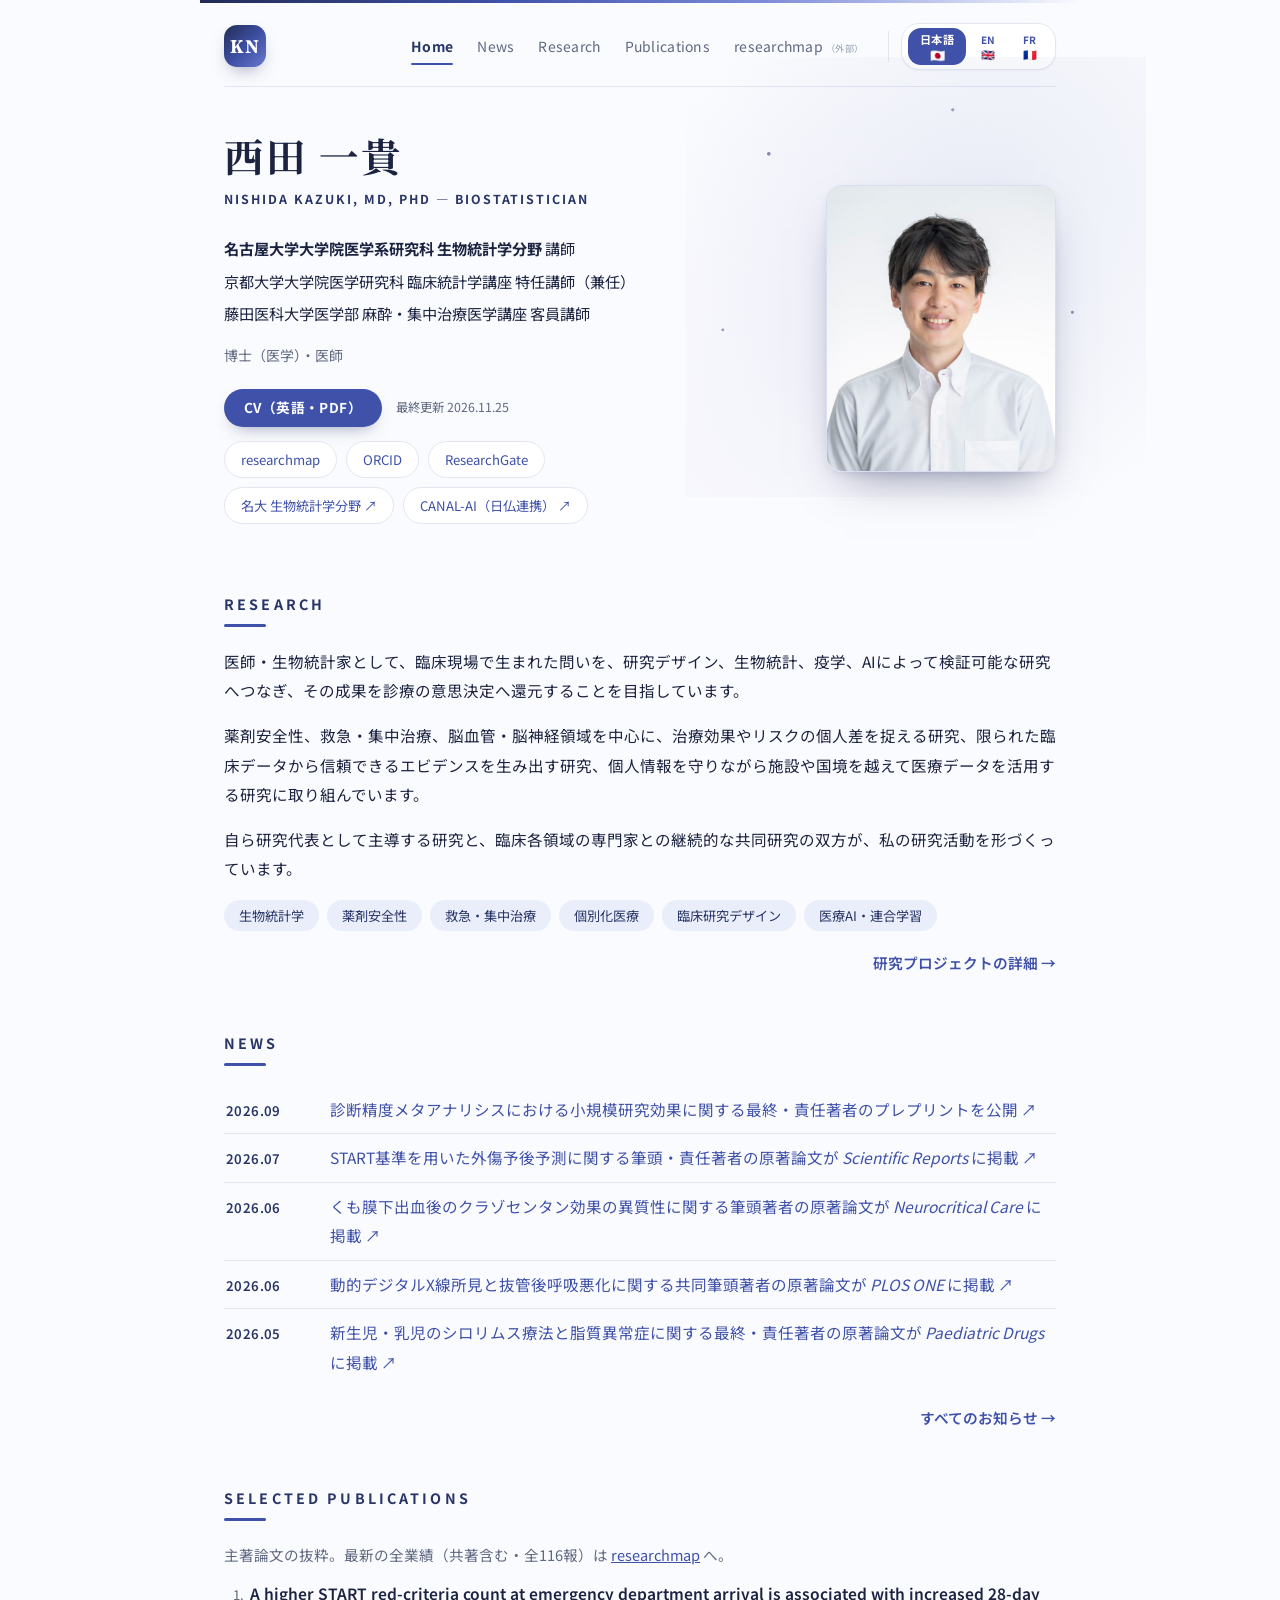
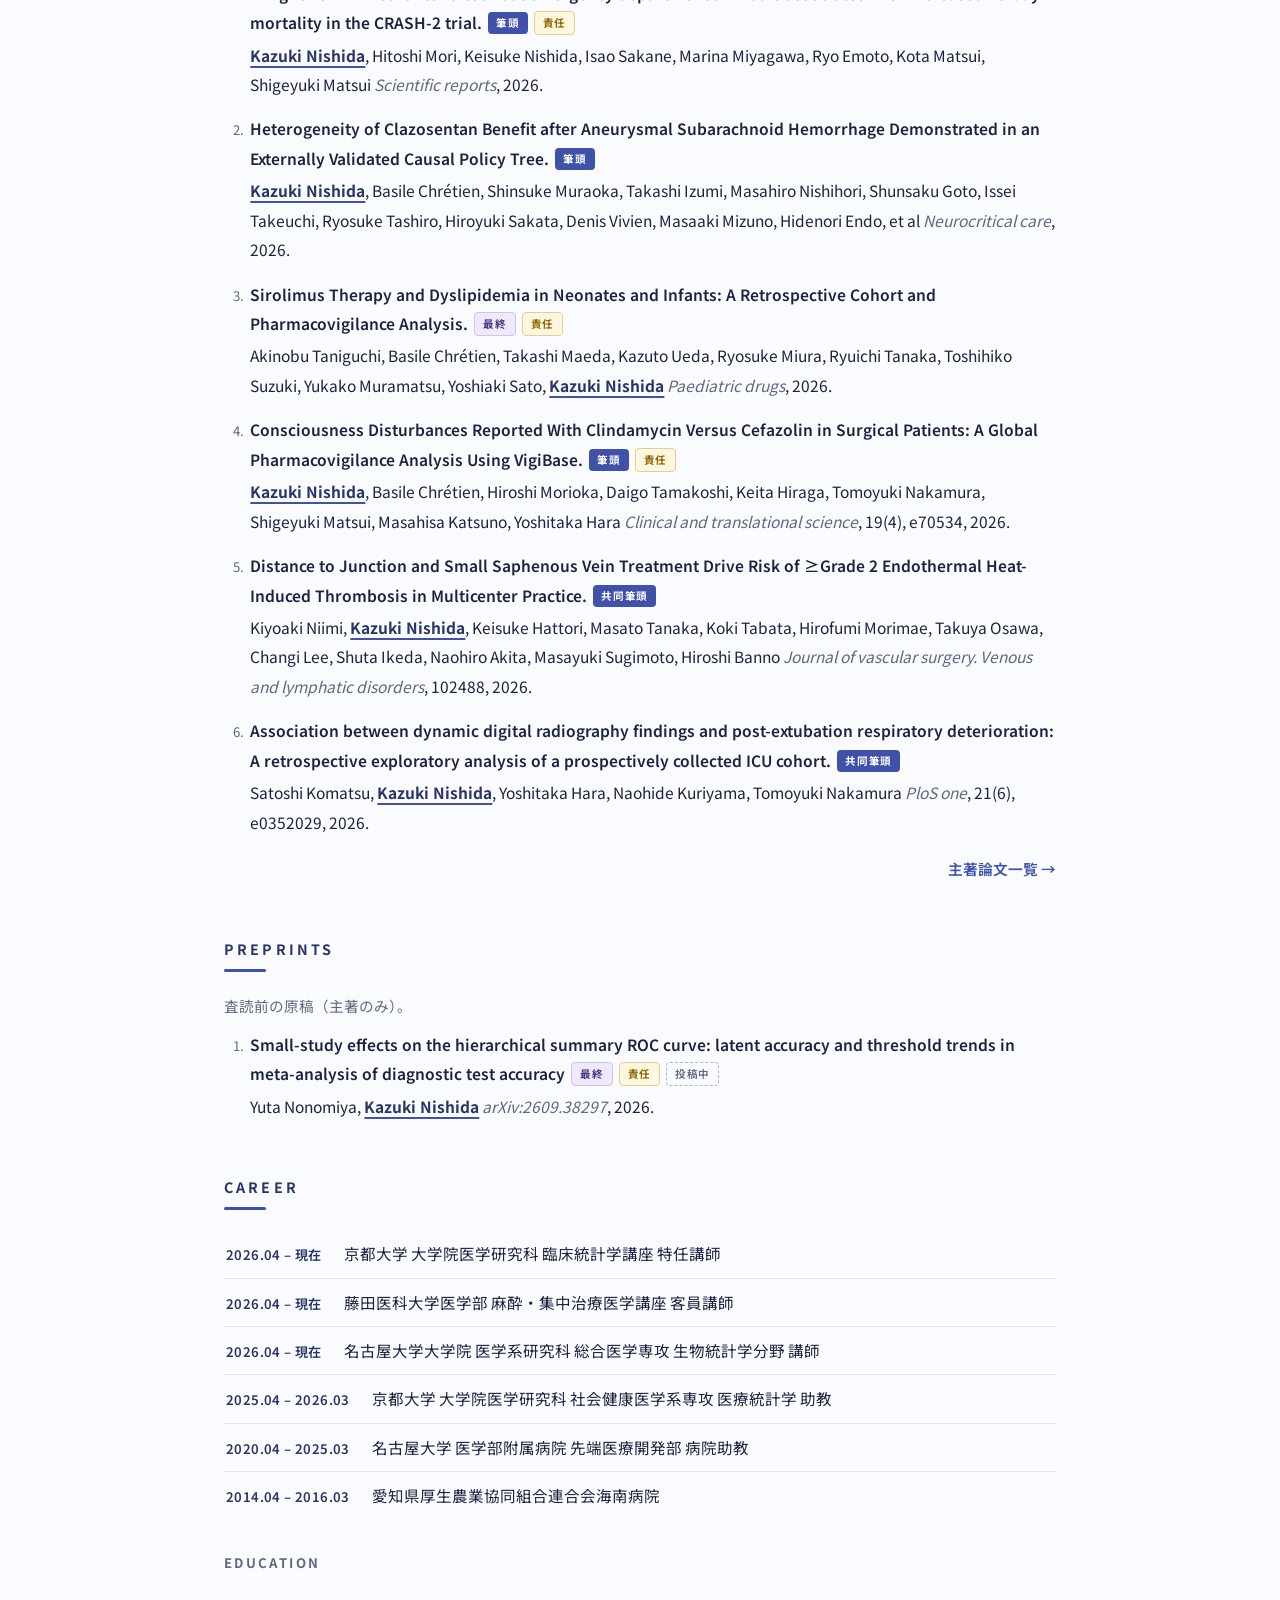
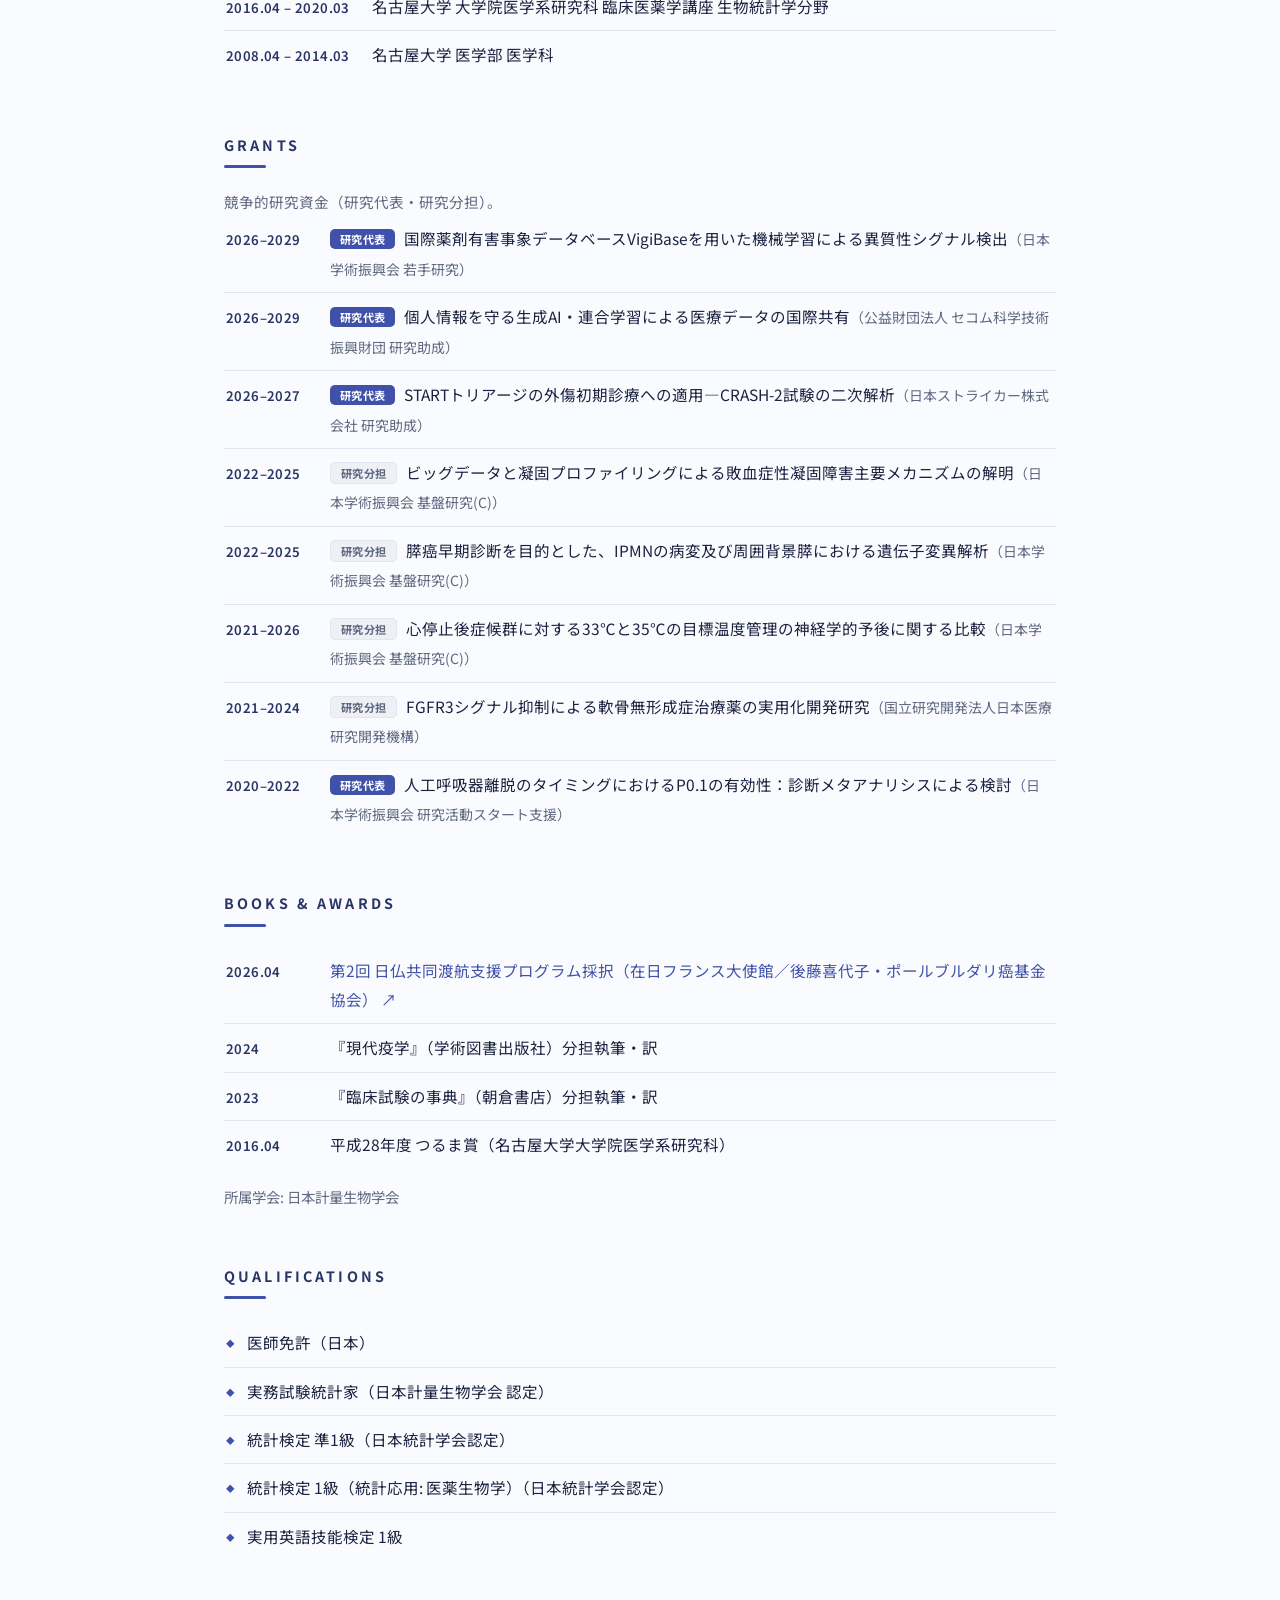
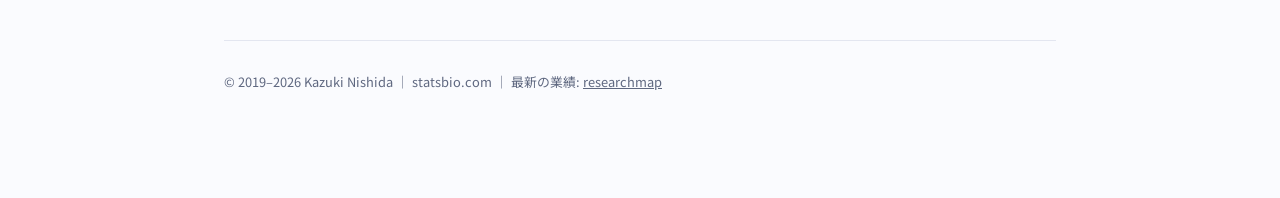
<file: index.html>
<!DOCTYPE html>
<html lang="ja">
<head>
<meta charset="UTF-8">
<meta name="viewport" content="width=device-width, initial-scale=1">
<link rel="preconnect" href="https://fonts.googleapis.com">
<link rel="preconnect" href="https://fonts.gstatic.com" crossorigin>
<link href="https://fonts.googleapis.com/css2?family=Noto+Sans+JP:wght@400;500;700&family=Noto+Serif+JP:wght@600;700&family=Source+Serif+4:ital,opsz,wght@0,8..60,600;0,8..60,700;1,8..60,600&display=swap" rel="stylesheet">
<link rel="icon" href="data:image/svg+xml,%3Csvg xmlns='http://www.w3.org/2000/svg' viewBox='0 0 64 64'%3E%3Crect width='64' height='64' rx='14' fill='%233f51a8'/%3E%3Ctext x='32' y='43' font-family='Georgia,serif' font-weight='700' font-size='27' fill='white' text-anchor='middle'%3EKN%3C/text%3E%3C/svg%3E">
<link rel="stylesheet" href="style.css">
<title>西田一貴 | Kazuki Nishida — Biostatistics</title>
<link rel="alternate" hreflang="ja" href="https://kazuki-nishida.github.io/index.html">
<link rel="alternate" hreflang="en" href="https://kazuki-nishida.github.io/en/index.html">
<link rel="alternate" hreflang="fr" href="https://kazuki-nishida.github.io/fr/index.html">
<link rel="alternate" hreflang="x-default" href="https://kazuki-nishida.github.io/index.html">
</head>
<body>
<div class="wrap">
<header class="site"><div class="accentbar"></div><div class="brand"><a class="name mark" href="index.html" aria-label="西田一貴 — Home"><span class="mono">KN</span></a><nav class="top"><span class="here">Home</span><a href="news.html">News</a><a href="research.html">Research</a><a href="publications.html">Publications</a><a href="https://researchmap.jp/kazuki-nishida" target="_blank" rel="noopener">researchmap<span class="ext">（外部）</span></a><span class="langsw"><span class="langcur"><span class="ll">日本語</span><span class="lf">🇯🇵</span></span><a href="en/index.html"><span class="ll">EN</span><span class="lf">🇬🇧</span></a><a href="fr/index.html"><span class="ll">FR</span><span class="lf">🇫🇷</span></a></span></nav></div></header>

<div class="hero">
  <div class="hero-text">
    <h1>西田 一貴</h1>
    <p class="romaji">NISHIDA Kazuki, MD, PhD — Biostatistician</p>
    <ul class="titles">
<li><span class="org">名古屋大学大学院医学系研究科 生物統計学分野</span> 講師</li>
<li>京都大学大学院医学研究科 臨床統計学講座 特任講師（兼任）</li>
<li>藤田医科大学医学部 麻酔・集中治療医学講座 客員講師</li>
    </ul>
    <p class="degree">博士（医学）・医師</p>
    <p class="cvline"><a class="cvbtn" href="cv/Kazuki_Nishida_CV.pdf">CV（英語・PDF）</a><span class="cvmeta">最終更新 <!--cv-updated-->2026.11.25<!--/cv-updated--></span></p>
    <ul class="linkchips"><li><a href="https://researchmap.jp/kazuki-nishida" target="_blank" rel="noopener">researchmap</a></li><li><a href="https://orcid.org/0000-0003-0367-8557" target="_blank" rel="noopener">ORCID</a></li><li><a href="https://www.researchgate.net/profile/Kazuki-Nishida-4" target="_blank" rel="noopener">ResearchGate</a></li></ul>
    <ul class="linkchips"><li><a href="https://nagoya-biostat.jp/" target="_blank" rel="noopener">名大 生物統計学分野 ↗</a></li><li><a href="https://canal-ai.org/" target="_blank" rel="noopener">CANAL-AI（日仏連携） ↗</a></li></ul>
  </div>
  <figure class="portrait"><img src="photo.jpg" alt="Kazuki Nishida"></figure>
</div>

<section id="research">
  <h2>Research</h2>
  <p>医師・生物統計家として、臨床現場で生まれた問いを、研究デザイン、生物統計、疫学、AIによって検証可能な研究へつなぎ、その成果を診療の意思決定へ還元することを目指しています。</p>
  <p>薬剤安全性、救急・集中治療、脳血管・脳神経領域を中心に、治療効果やリスクの個人差を捉える研究、限られた臨床データから信頼できるエビデンスを生み出す研究、個人情報を守りながら施設や国境を越えて医療データを活用する研究に取り組んでいます。</p>
  <p>自ら研究代表として主導する研究と、臨床各領域の専門家との継続的な共同研究の双方が、私の研究活動を形づくっています。</p>
  <ul class="keywords"><li>生物統計学</li><li>薬剤安全性</li><li>救急・集中治療</li><li>個別化医療</li><li>臨床研究デザイン</li><li>医療AI・連合学習</li></ul>
  <p class="more"><a href="research.html">研究プロジェクトの詳細 →</a></p>
</section>

<section id="news">
  <h2>News</h2>
  <ul class="rows">
<li><span class="when">2026.09</span><span><a href="https://arxiv.org/abs/2609.38297" target="_blank" rel="noopener">診断精度メタアナリシスにおける小規模研究効果に関する最終・責任著者のプレプリントを公開 ↗</a></span></li>
<li><span class="when">2026.07</span><span><a href="https://www.nature.com/articles/s41598-026-62050-z" target="_blank" rel="noopener">START基準を用いた外傷予後予測に関する筆頭・責任著者の原著論文が <em>Scientific Reports</em> に掲載 ↗</a></span></li>
<li><span class="when">2026.06</span><span><a href="https://link.springer.com/article/10.1007/s12028-026-02573-5" target="_blank" rel="noopener">くも膜下出血後のクラゾセンタン効果の異質性に関する筆頭著者の原著論文が <em>Neurocritical Care</em> に掲載 ↗</a></span></li>
<li><span class="when">2026.06</span><span><a href="https://pubmed.ncbi.nlm.nih.gov/42329910/" target="_blank" rel="noopener">動的デジタルX線所見と抜管後呼吸悪化に関する共同筆頭著者の原著論文が <em>PLOS ONE</em> に掲載 ↗</a></span></li>
<li><span class="when">2026.05</span><span><a href="https://link.springer.com/article/10.1007/s40272-026-00754-5" target="_blank" rel="noopener">新生児・乳児のシロリムス療法と脂質異常症に関する最終・責任著者の原著論文が <em>Paediatric Drugs</em> に掲載 ↗</a></span></li>
  </ul>
  <p class="more"><a href="news.html">すべてのお知らせ →</a></p>
</section>

<section id="selected">
  <h2>Selected Publications</h2>
  <p class="pubnote">主著論文の抜粋。最新の全業績（共著含む・全116報）は <a href="https://researchmap.jp/kazuki-nishida" target="_blank" rel="noopener">researchmap</a> へ。</p>
  <ol class="pubs sel-list">
<li><a class="t" href="https://doi.org/10.1038/s41598-026-62050-z" target="_blank" rel="noopener">A higher START red-criteria count at emergency department arrival is associated with increased 28-day mortality in the CRASH-2 trial.</a><span class="rb first">筆頭</span><span class="rb corr">責任</span><span class="aline"><strong>Kazuki Nishida</strong>, Hitoshi Mori, Keisuke Nishida, Isao Sakane, Marina Miyagawa, Ryo Emoto, Kota Matsui, Shigeyuki Matsui <span class="j">Scientific reports</span>, 2026.</span></li>
<li><a class="t" href="https://doi.org/10.1007/s12028-026-02573-5" target="_blank" rel="noopener">Heterogeneity of Clazosentan Benefit after Aneurysmal Subarachnoid Hemorrhage Demonstrated in an Externally Validated Causal Policy Tree.</a><span class="rb first">筆頭</span><span class="aline"><strong>Kazuki Nishida</strong>, Basile Chrétien, Shinsuke Muraoka, Takashi Izumi, Masahiro Nishihori, Shunsaku Goto, Issei Takeuchi, Ryosuke Tashiro, Hiroyuki Sakata, Denis Vivien, Masaaki Mizuno, Hidenori Endo, et al <span class="j">Neurocritical care</span>, 2026.</span></li>
<li><a class="t" href="https://doi.org/10.1007/s40272-026-00754-5" target="_blank" rel="noopener">Sirolimus Therapy and Dyslipidemia in Neonates and Infants: A Retrospective Cohort and Pharmacovigilance Analysis.</a><span class="rb last">最終</span><span class="rb corr">責任</span><span class="aline">Akinobu Taniguchi, Basile Chrétien, Takashi Maeda, Kazuto Ueda, Ryosuke Miura, Ryuichi Tanaka, Toshihiko Suzuki, Yukako Muramatsu, Yoshiaki Sato, <strong>Kazuki Nishida</strong> <span class="j">Paediatric drugs</span>, 2026.</span></li>
<li><a class="t" href="https://doi.org/10.1111/cts.70534" target="_blank" rel="noopener">Consciousness Disturbances Reported With Clindamycin Versus Cefazolin in Surgical Patients: A Global Pharmacovigilance Analysis Using VigiBase.</a><span class="rb first">筆頭</span><span class="rb corr">責任</span><span class="aline"><strong>Kazuki Nishida</strong>, Basile Chrétien, Hiroshi Morioka, Daigo Tamakoshi, Keita Hiraga, Tomoyuki Nakamura, Shigeyuki Matsui, Masahisa Katsuno, Yoshitaka Hara <span class="j">Clinical and translational science</span>, 19(4), e70534, 2026.</span></li>
<li><a class="t" href="https://doi.org/10.1016/j.jvsv.2026.102488" target="_blank" rel="noopener">Distance to Junction and Small Saphenous Vein Treatment Drive Risk of ≥Grade 2 Endothermal Heat-Induced Thrombosis in Multicenter Practice.</a><span class="rb first">共同筆頭</span><span class="aline">Kiyoaki Niimi, <strong>Kazuki Nishida</strong>, Keisuke Hattori, Masato Tanaka, Koki Tabata, Hirofumi Morimae, Takuya Osawa, Changi Lee, Shuta Ikeda, Naohiro Akita, Masayuki Sugimoto, Hiroshi Banno <span class="j">Journal of vascular surgery. Venous and lymphatic disorders</span>, 102488, 2026.</span></li>
<li><a class="t" href="https://doi.org/10.1371/journal.pone.0352029" target="_blank" rel="noopener">Association between dynamic digital radiography findings and post-extubation respiratory deterioration: A retrospective exploratory analysis of a prospectively collected ICU cohort.</a><span class="rb first">共同筆頭</span><span class="aline">Satoshi Komatsu, <strong>Kazuki Nishida</strong>, Yoshitaka Hara, Naohide Kuriyama, Tomoyuki Nakamura <span class="j">PloS one</span>, 21(6), e0352029, 2026.</span></li>
  </ol>
  <p class="more"><a href="publications.html">主著論文一覧 →</a></p>
</section>

<section id="preprints">
  <h2>Preprints</h2>
  <p class="pubnote">査読前の原稿（主著のみ）。</p>
  <ol class="pubs sel-list">
<li><a class="t" href="https://arxiv.org/abs/2609.38297" target="_blank" rel="noopener">Small-study effects on the hierarchical summary ROC curve: latent accuracy and threshold trends in meta-analysis of diagnostic test accuracy</a><span class="rb last">最終</span><span class="rb corr">責任</span><span class="rb pre">投稿中</span><span class="aline">Yuta Nonomiya, <strong>Kazuki Nishida</strong> <span class="j">arXiv:2609.38297</span>, 2026.</span></li>
  </ol>
</section>

<section id="career">
  <h2>Career</h2>
  <ul class="rows">
<li><span class="when">2026.04 – 現在</span><span>京都大学 大学院医学研究科 臨床統計学講座 特任講師</span></li>
<li><span class="when">2026.04 – 現在</span><span>藤田医科大学医学部 麻酔・集中治療医学講座 客員講師</span></li>
<li><span class="when">2026.04 – 現在</span><span>名古屋大学大学院 医学系研究科 総合医学専攻 生物統計学分野 講師</span></li>
<li><span class="when">2025.04 – 2026.03</span><span>京都大学 大学院医学研究科 社会健康医学系専攻 医療統計学 助教</span></li>
<li><span class="when">2020.04 – 2025.03</span><span>名古屋大学 医学部附属病院 先端医療開発部 病院助教</span></li>
<li><span class="when">2014.04 – 2016.03</span><span>愛知県厚生農業協同組合連合会海南病院</span></li>
  </ul>
  <h3 class="sub">Education</h3>
  <ul class="rows">
<li><span class="when">2016.04 – 2020.03</span><span>名古屋大学 大学院医学系研究科 臨床医薬学講座 生物統計学分野</span></li>
<li><span class="when">2008.04 – 2014.03</span><span>名古屋大学 医学部 医学科</span></li>
  </ul>
</section>

<section id="grants">
  <h2>Grants</h2>
  <p class="pubnote">競争的研究資金（研究代表・研究分担）。</p>
  <ul class="rows">
<li><span class="when">2026–2029</span><span><span class="rtag pi">研究代表</span>国際薬剤有害事象データベースVigiBaseを用いた機械学習による異質性シグナル検出<span class="funder">（日本学術振興会 若手研究）</span></span></li>
<li><span class="when">2026–2029</span><span><span class="rtag pi">研究代表</span>個人情報を守る生成AI・連合学習による医療データの国際共有<span class="funder">（公益財団法人 セコム科学技術振興財団 研究助成）</span></span></li>
<li><span class="when">2026–2027</span><span><span class="rtag pi">研究代表</span>STARTトリアージの外傷初期診療への適用—CRASH-2試験の二次解析<span class="funder">（日本ストライカー株式会社 研究助成）</span></span></li>
<li><span class="when">2022–2025</span><span><span class="rtag co">研究分担</span>ビッグデータと凝固プロファイリングによる敗血症性凝固障害主要メカニズムの解明<span class="funder">（日本学術振興会 基盤研究(C)）</span></span></li>
<li><span class="when">2022–2025</span><span><span class="rtag co">研究分担</span>膵癌早期診断を目的とした、IPMNの病変及び周囲背景膵における遺伝子変異解析<span class="funder">（日本学術振興会 基盤研究(C)）</span></span></li>
<li><span class="when">2021–2026</span><span><span class="rtag co">研究分担</span>心停止後症候群に対する33℃と35℃の目標温度管理の神経学的予後に関する比較<span class="funder">（日本学術振興会 基盤研究(C)）</span></span></li>
<li><span class="when">2021–2024</span><span><span class="rtag co">研究分担</span>FGFR3シグナル抑制による軟骨無形成症治療薬の実用化開発研究<span class="funder">（国立研究開発法人日本医療研究開発機構）</span></span></li>
<li><span class="when">2020–2022</span><span><span class="rtag pi">研究代表</span>人工呼吸器離脱のタイミングにおけるP0.1の有効性：診断メタアナリシスによる検討<span class="funder">（日本学術振興会 研究活動スタート支援）</span></span></li>
  </ul>
</section>

<section id="etc">
  <h2>Books &amp; Awards</h2>
  <ul class="rows">
<li><span class="when">2026.04</span><span><a href="https://kiyoko-foundation.or.jp/news/jointgrantprogramlaureate-2026/" target="_blank" rel="noopener">第2回 日仏共同渡航支援プログラム採択（在日フランス大使館／後藤喜代子・ポールブルダリ癌基金協会） ↗</a></span></li>
<li><span class="when">2024</span><span>『現代疫学』（学術図書出版社）分担執筆・訳</span></li>
<li><span class="when">2023</span><span>『臨床試験の事典』（朝倉書店）分担執筆・訳</span></li>
<li><span class="when">2016.04</span><span>平成28年度 つるま賞（名古屋大学大学院医学系研究科）</span></li>
  </ul>
  <p class="member">所属学会: 日本計量生物学会</p>
</section>

<section id="quals">
  <h2>Qualifications</h2>
  <ul class="quals">
<li>医師免許（日本）</li>
<li>実務試験統計家（日本計量生物学会 認定）</li>
<li>統計検定 準1級（日本統計学会認定）</li>
<li>統計検定 1級（統計応用: 医薬生物学）（日本統計学会認定）</li>
<li>実用英語技能検定 1級</li>
  </ul>
</section>

<footer class="site"><p>© 2019–2026 Kazuki Nishida ｜ statsbio.com ｜ 最新の業績: <a href="https://researchmap.jp/kazuki-nishida" target="_blank" rel="noopener">researchmap</a></p></footer>
</div>
</body>
</html>
</file>
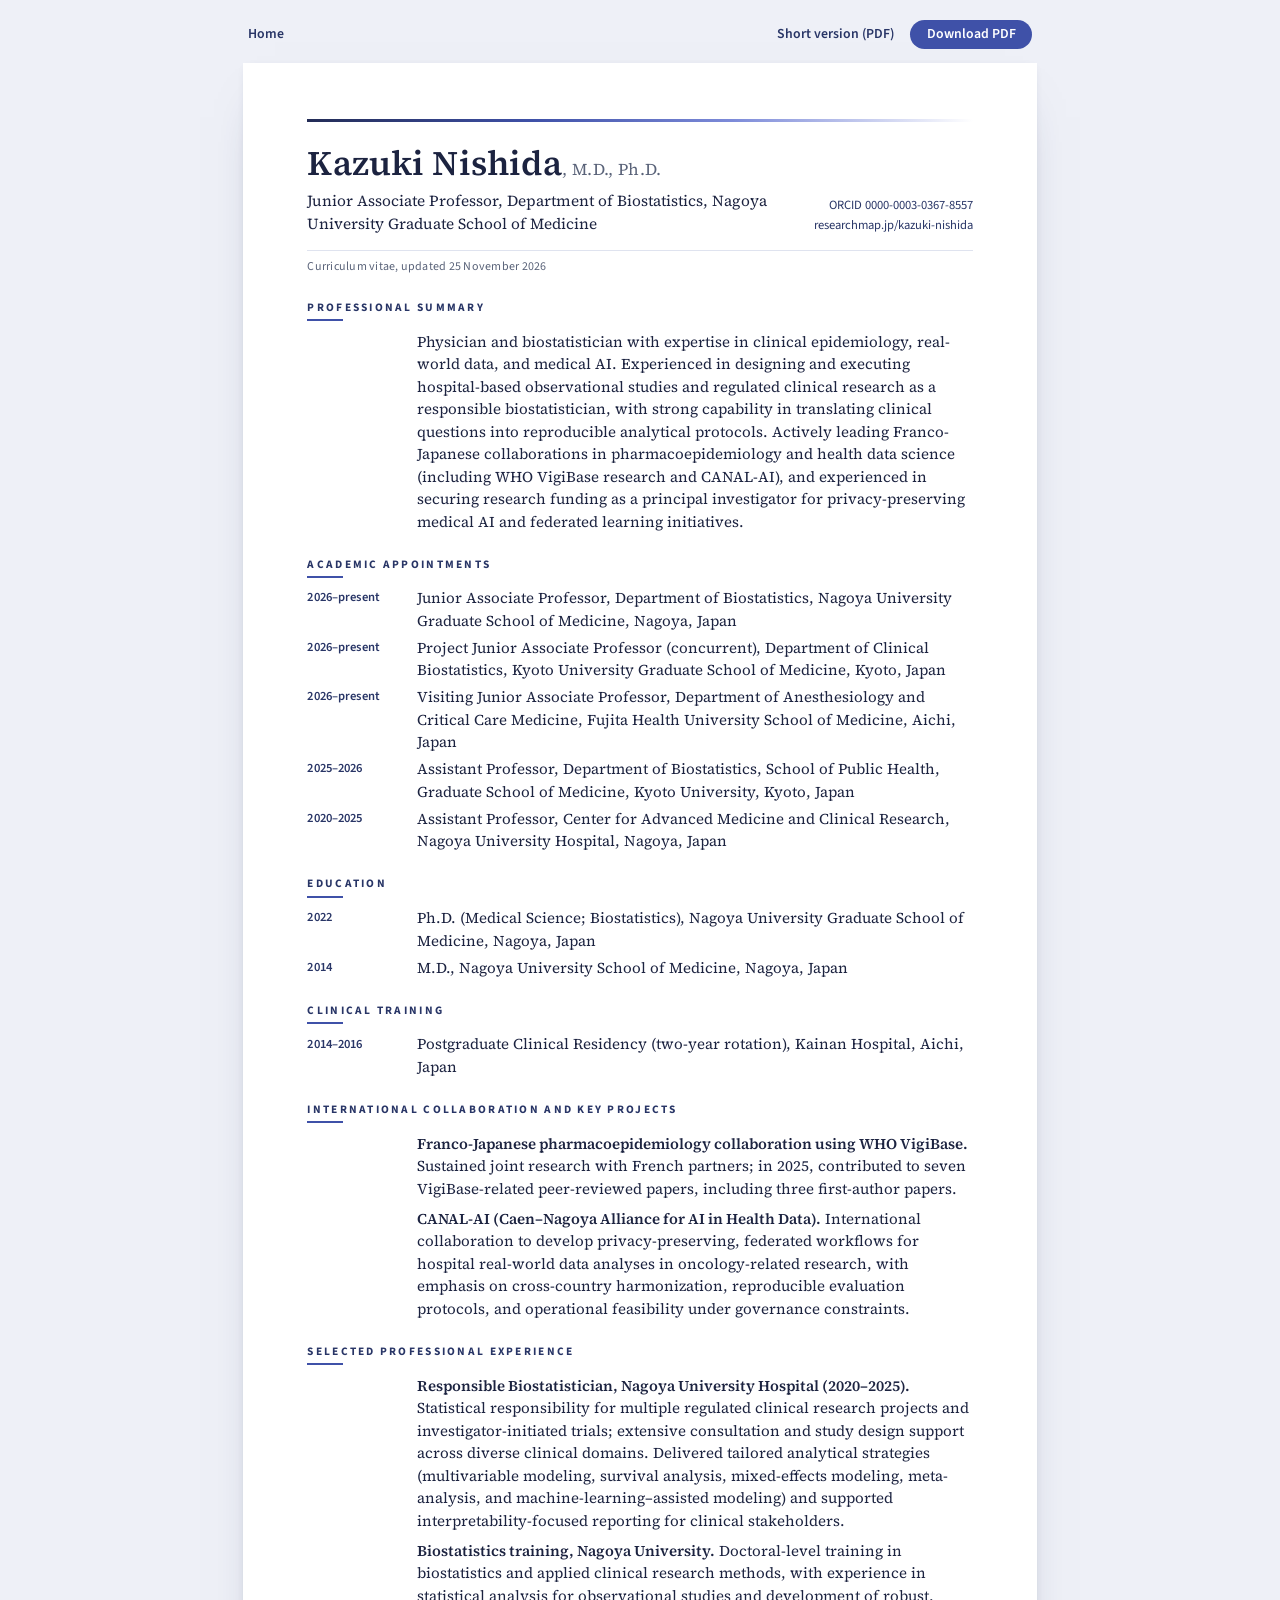
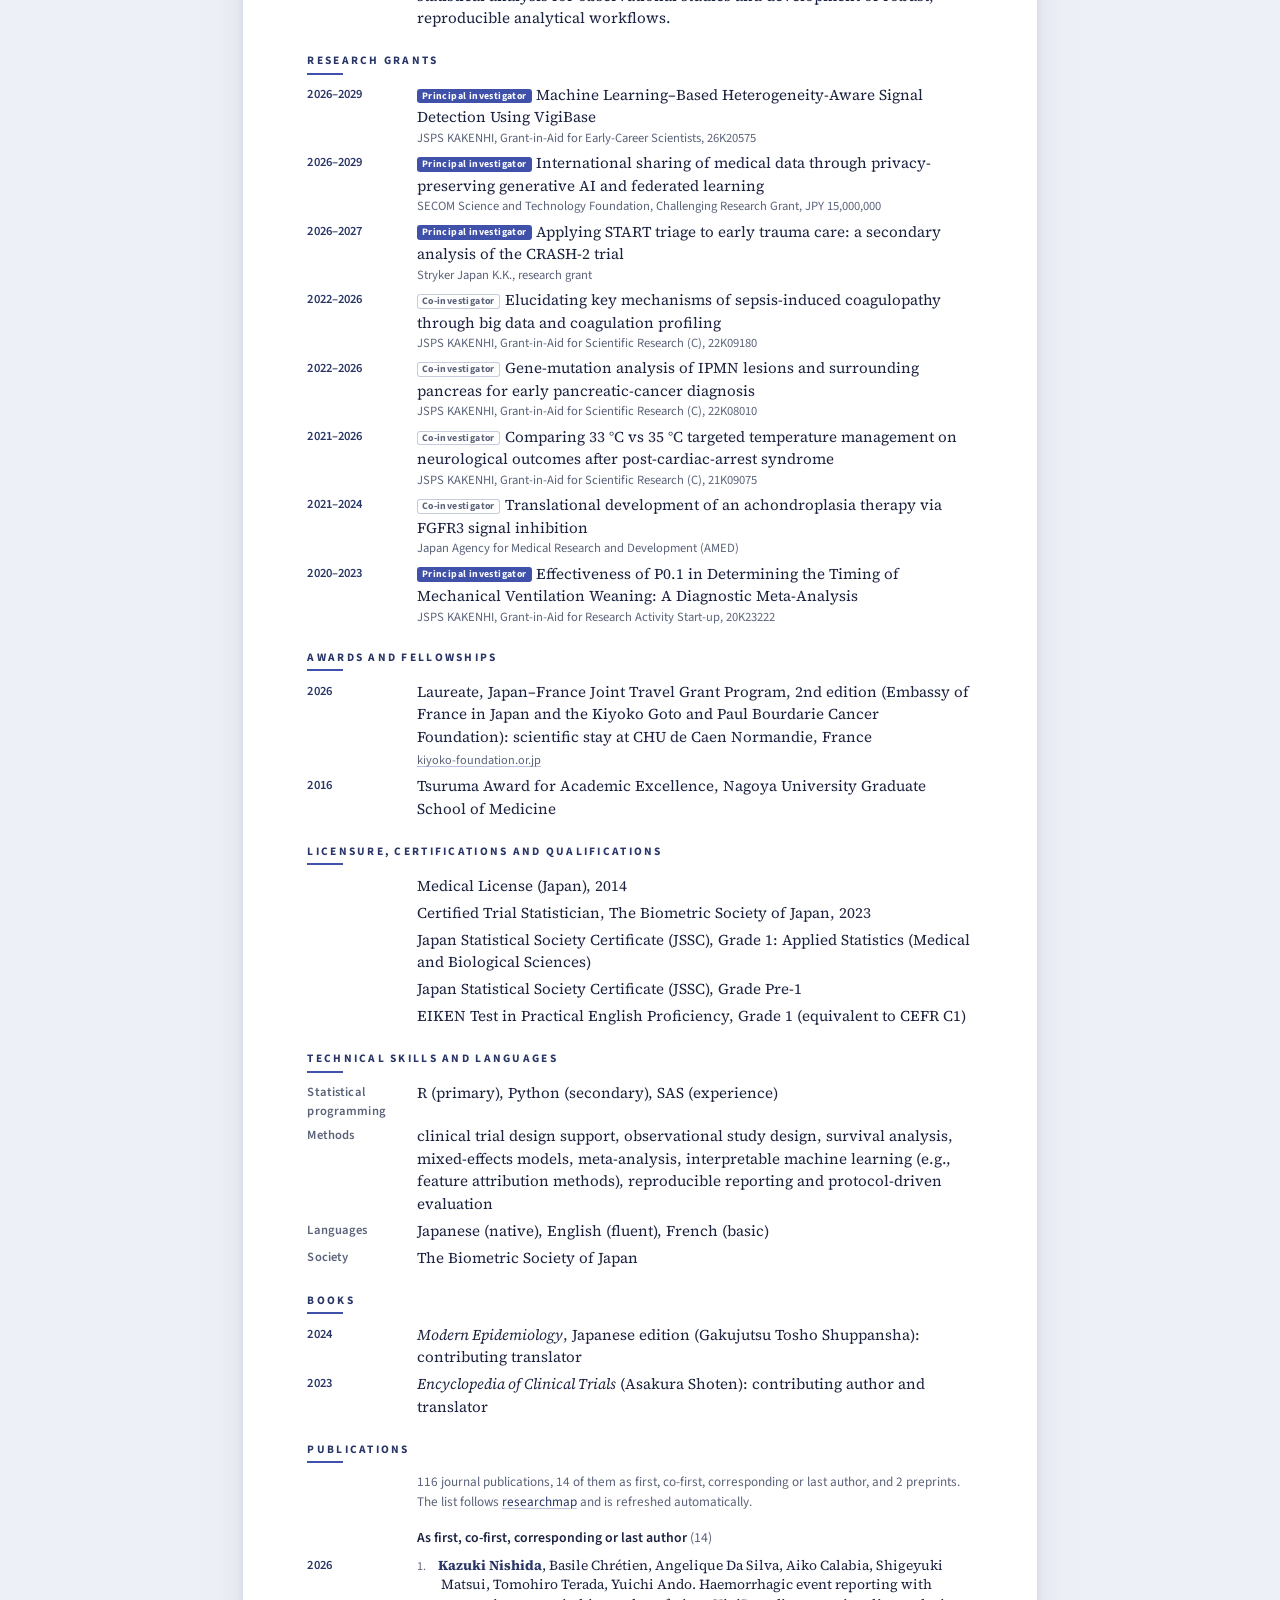
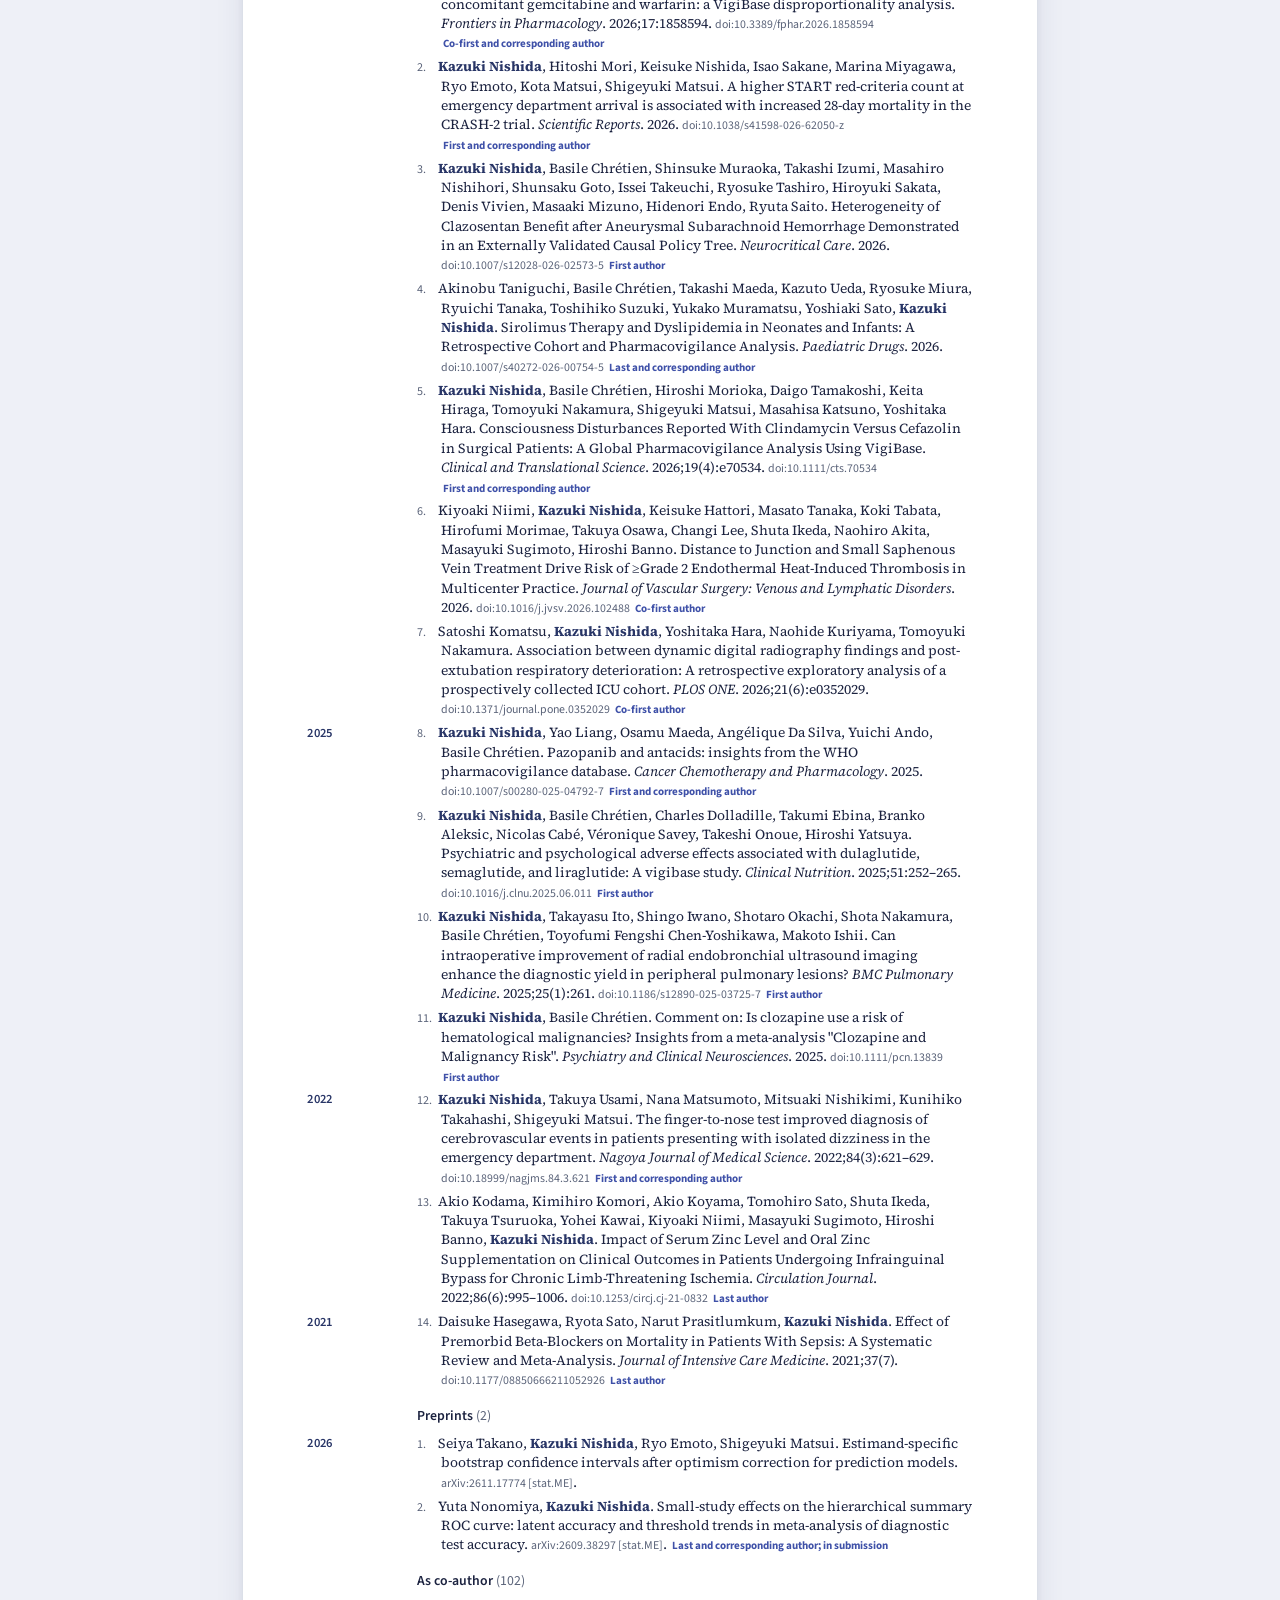
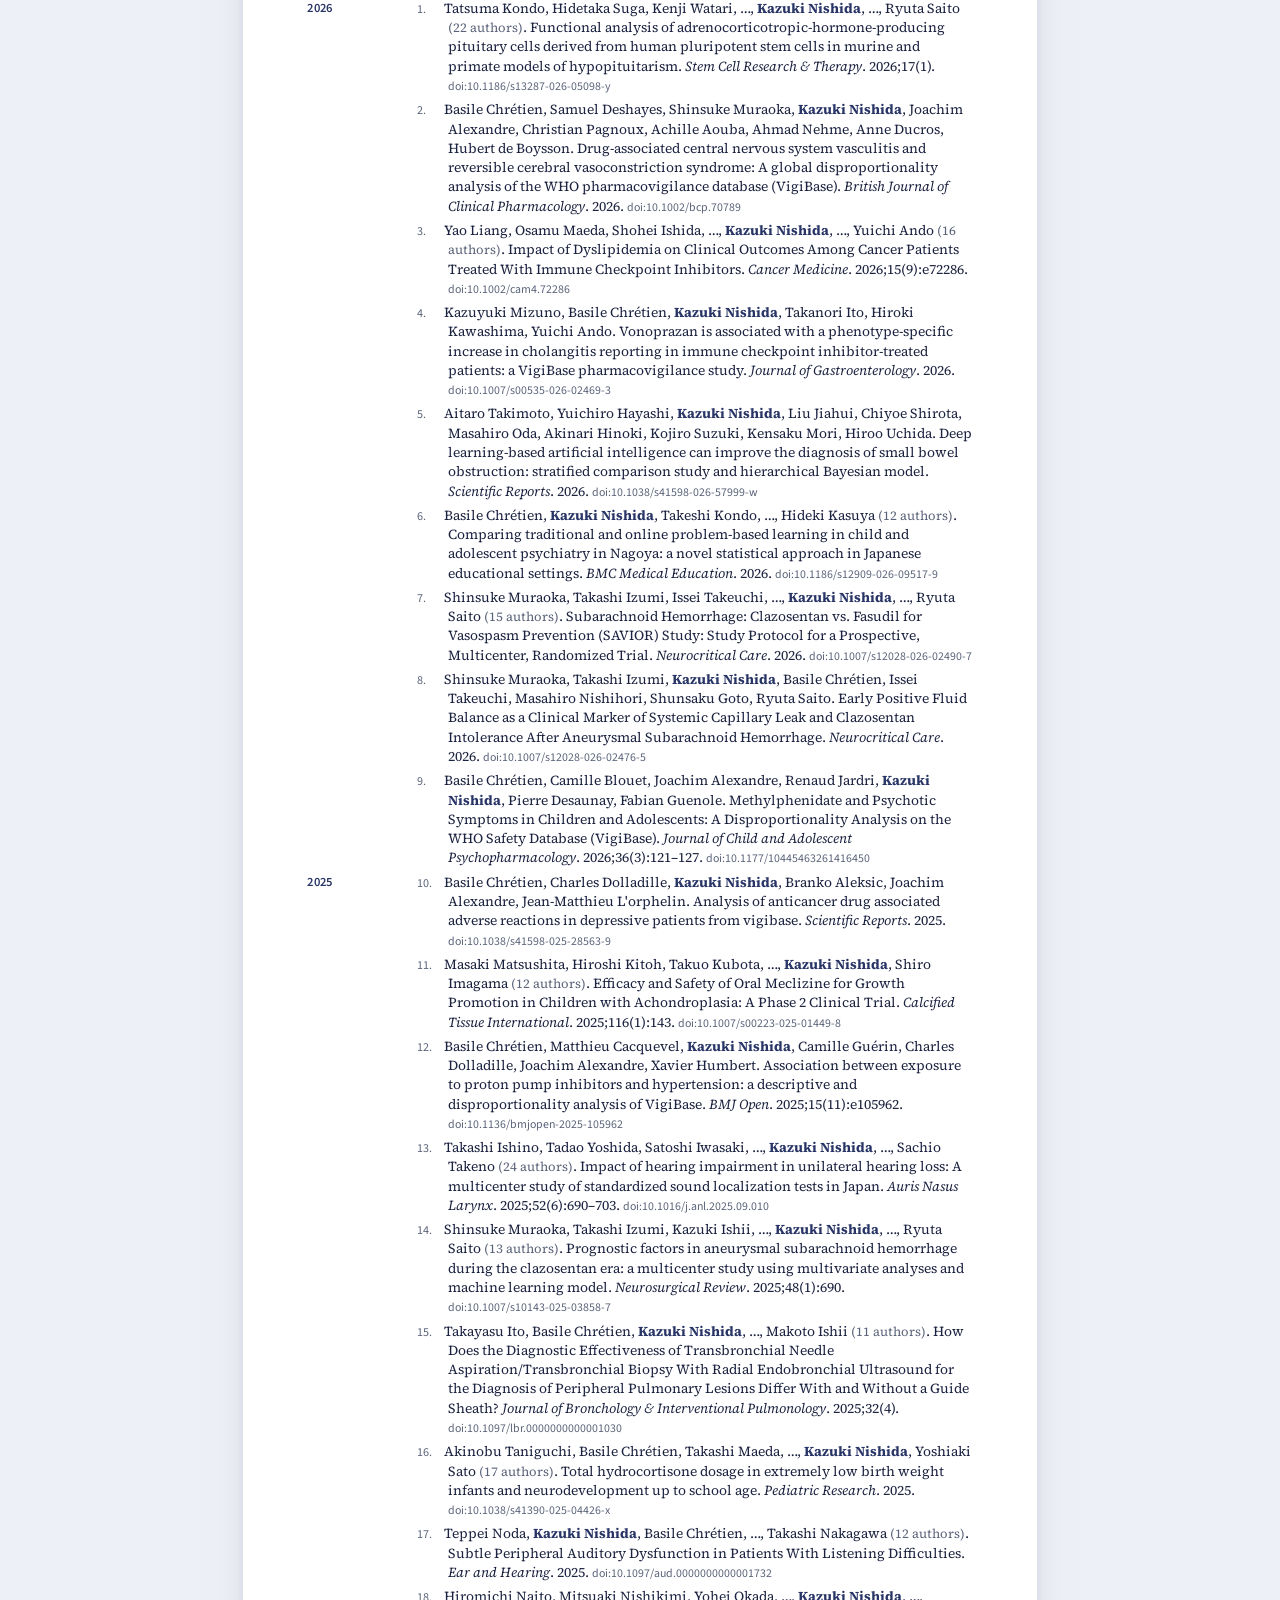
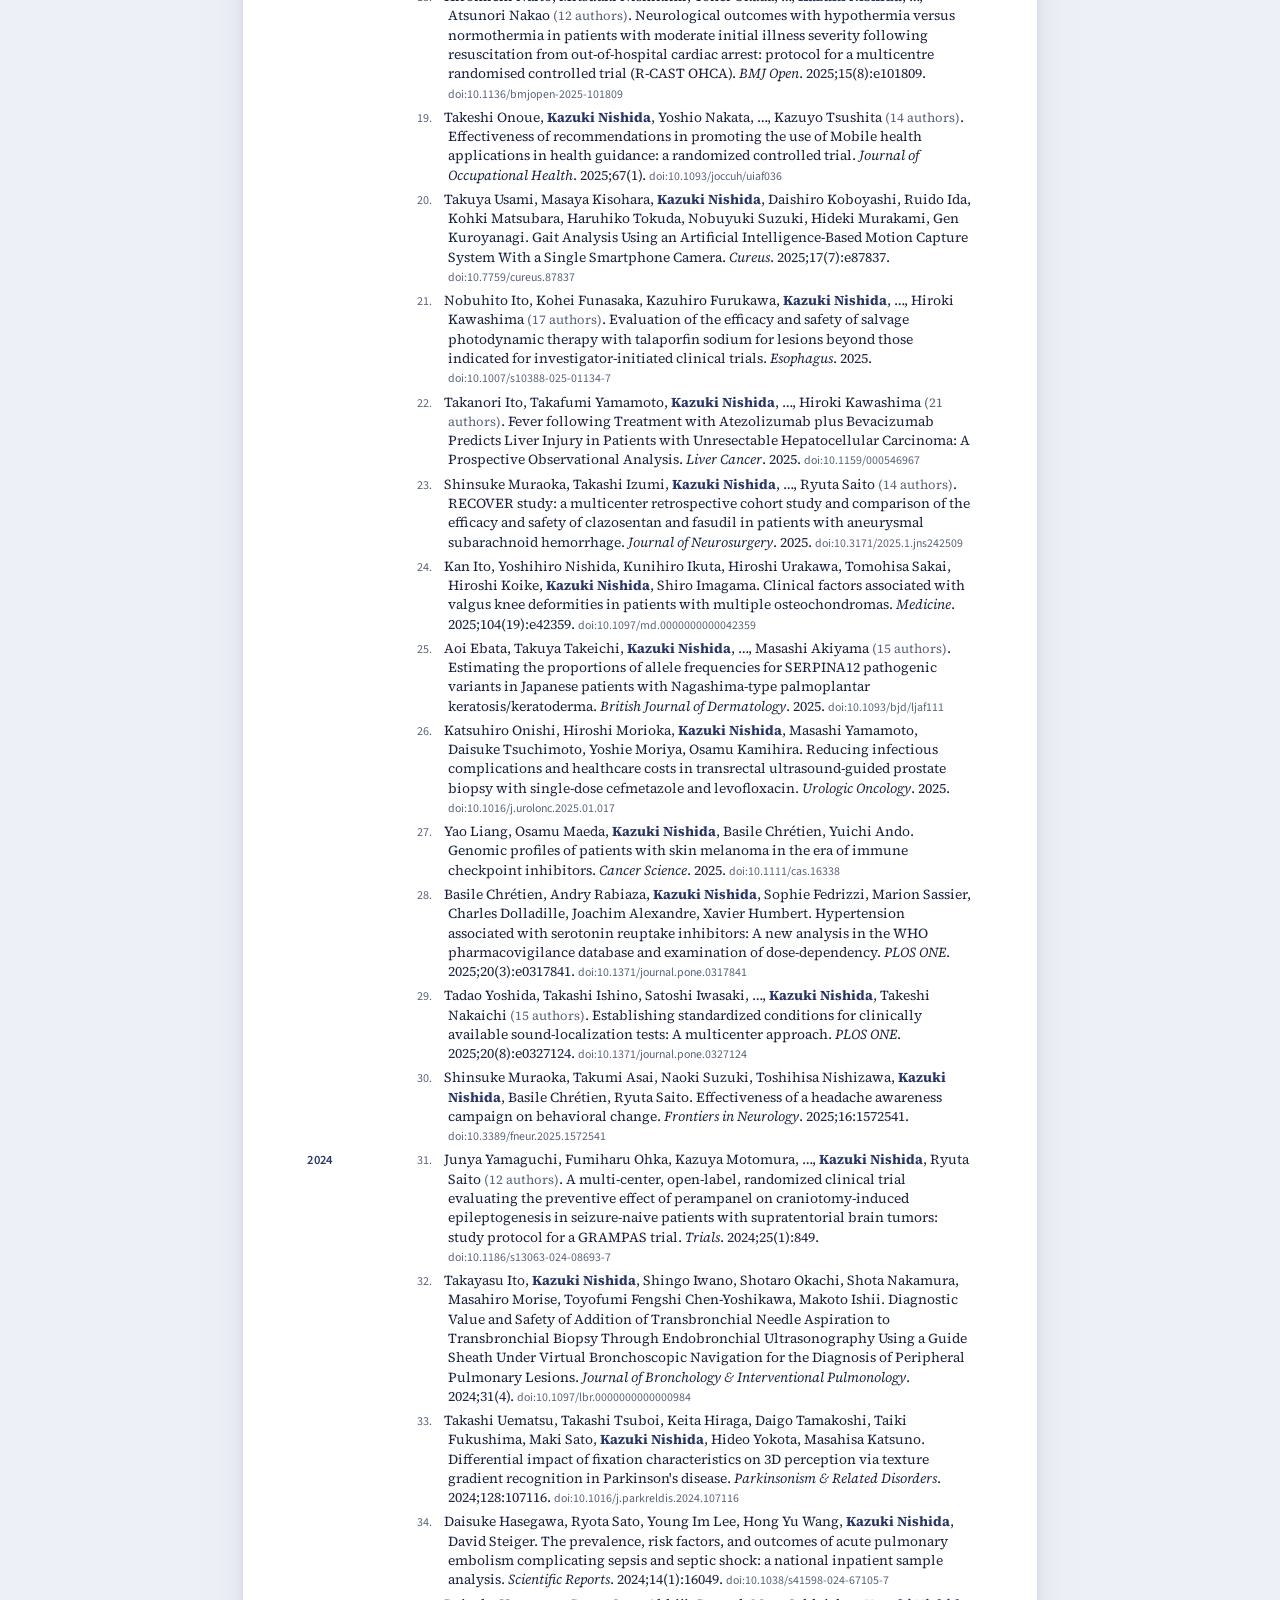
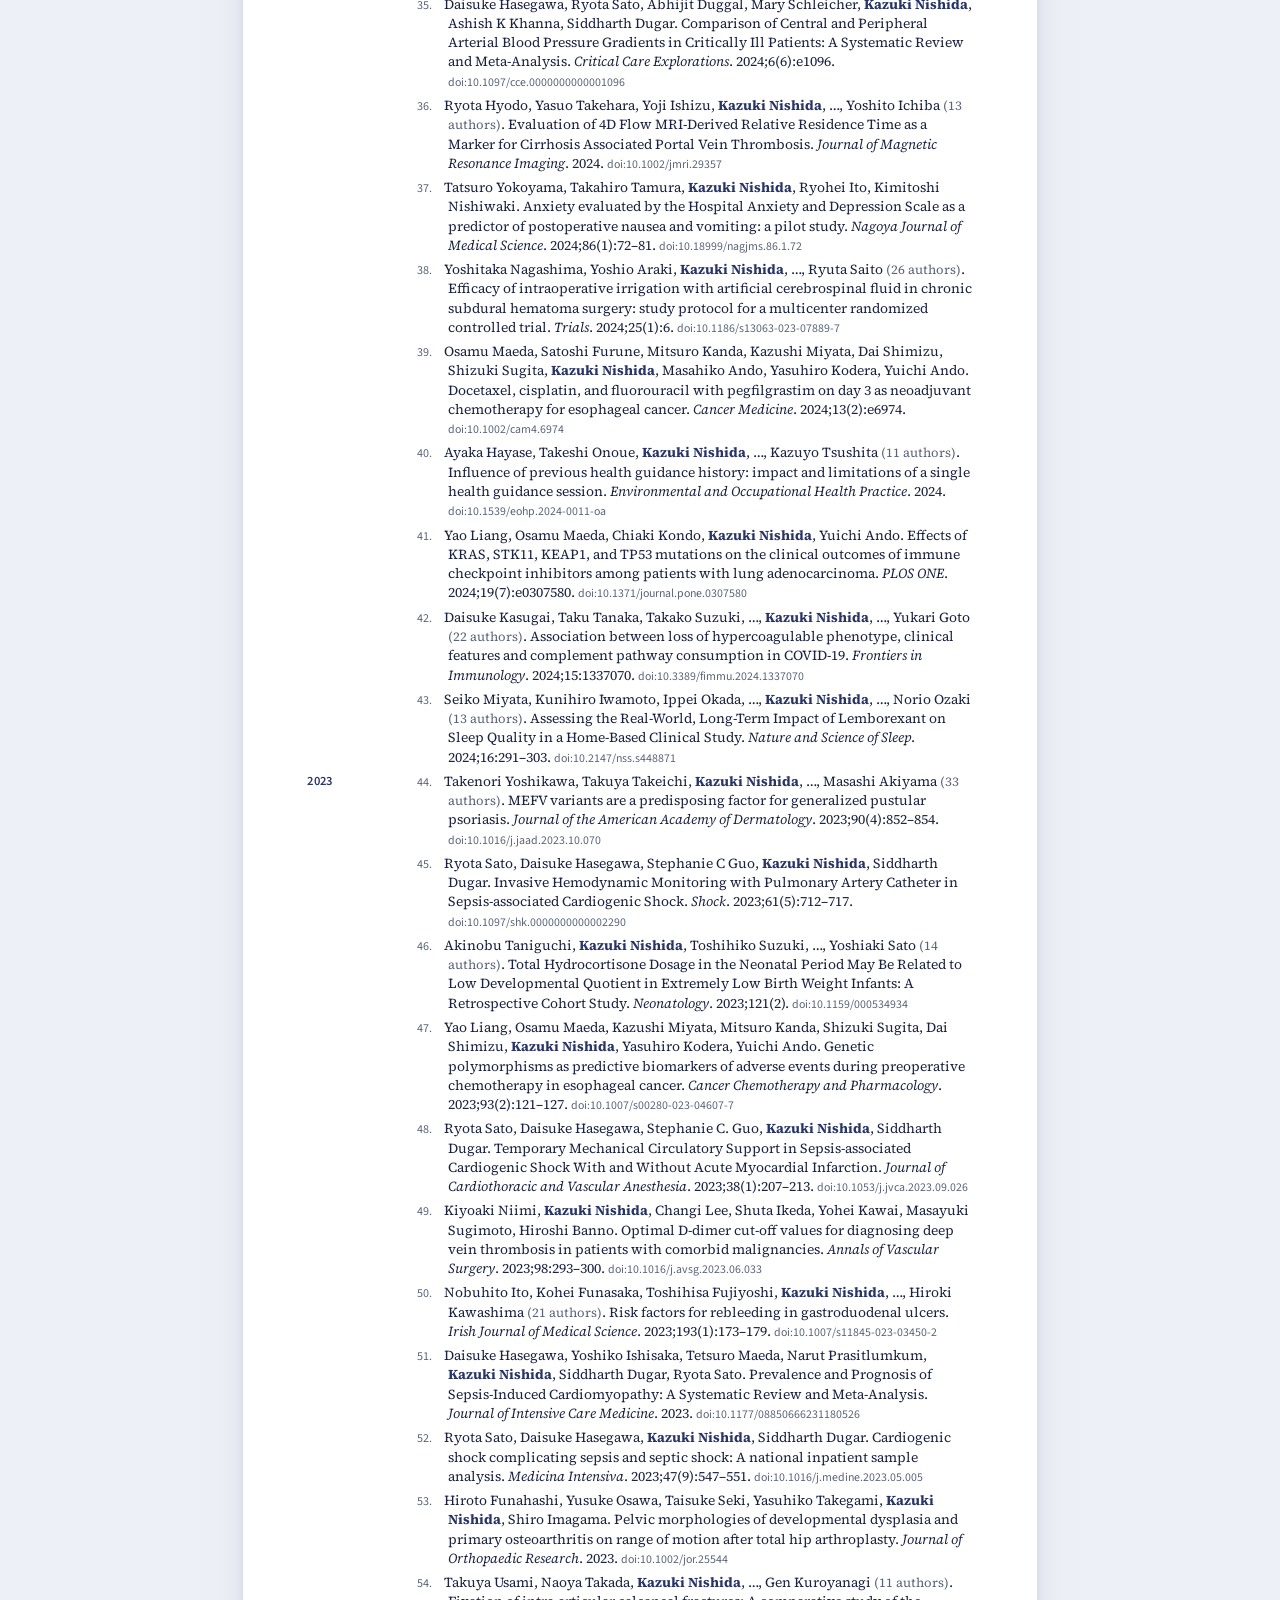
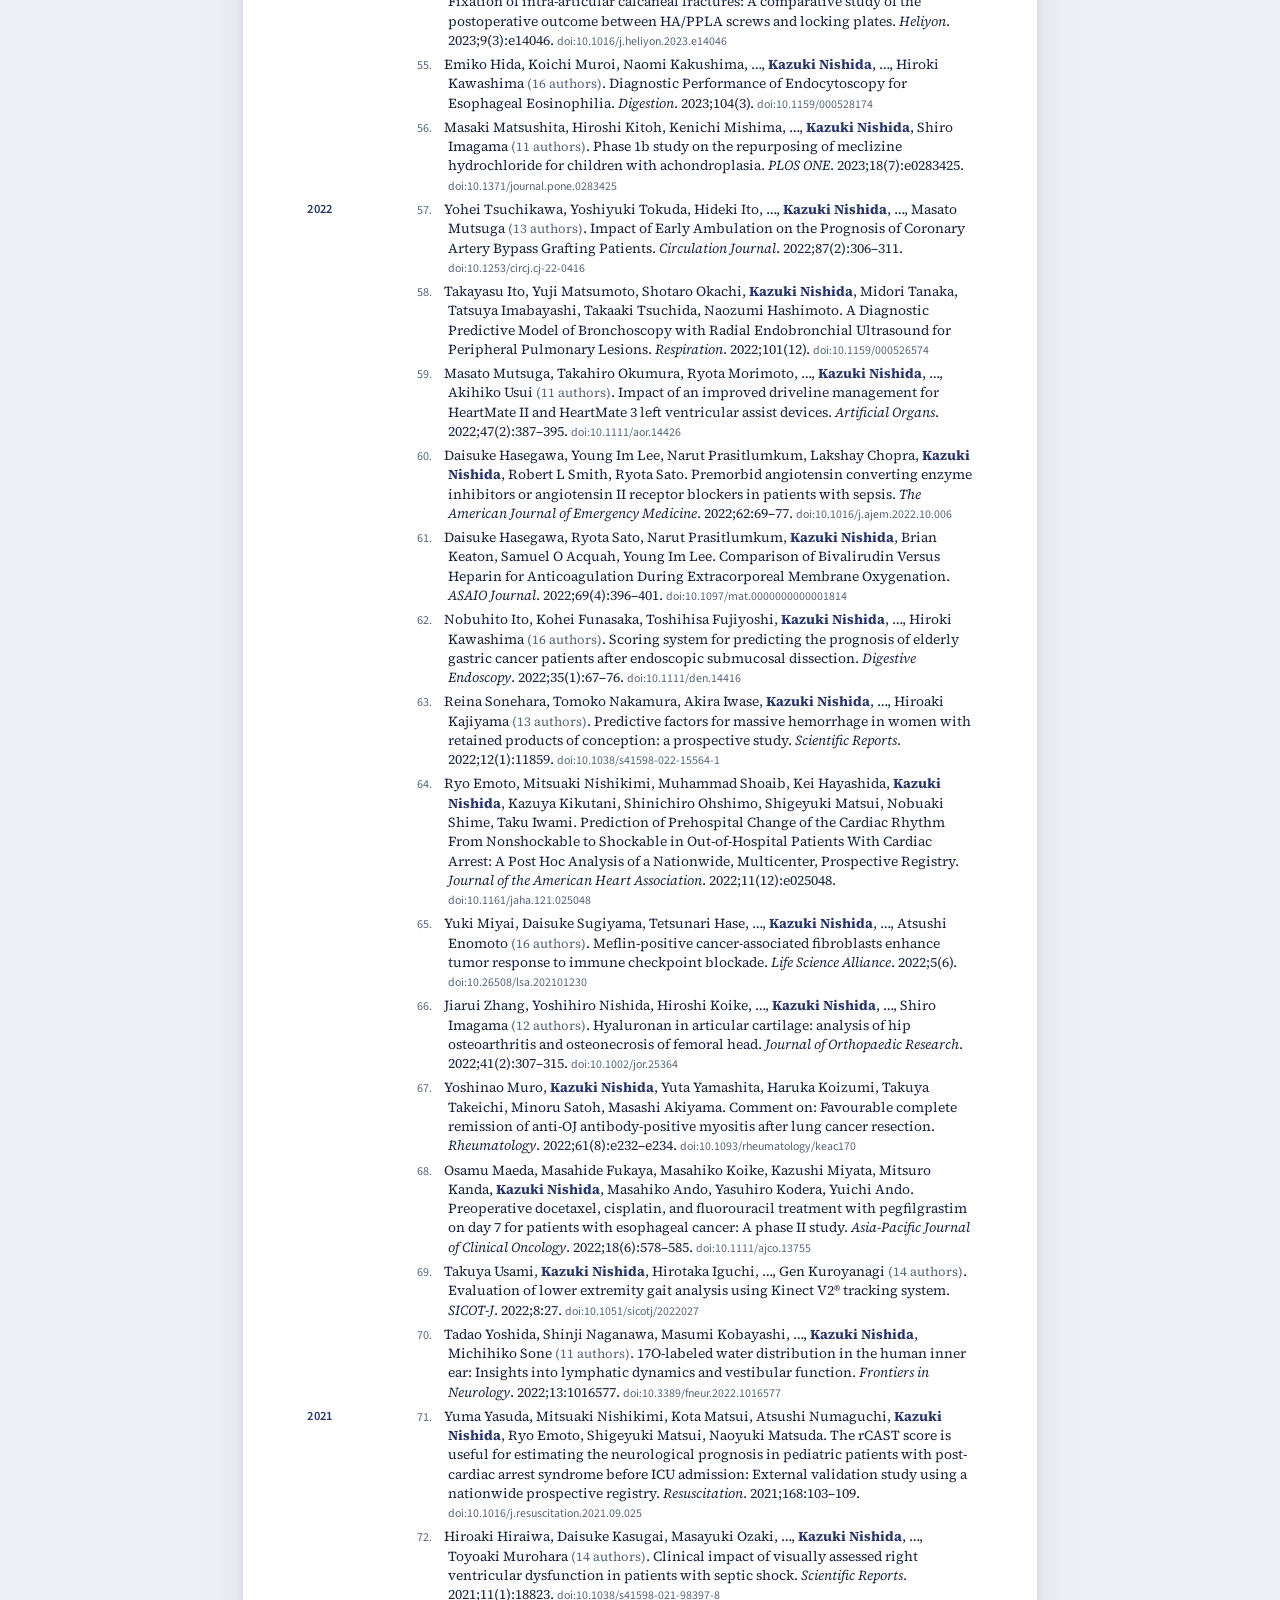
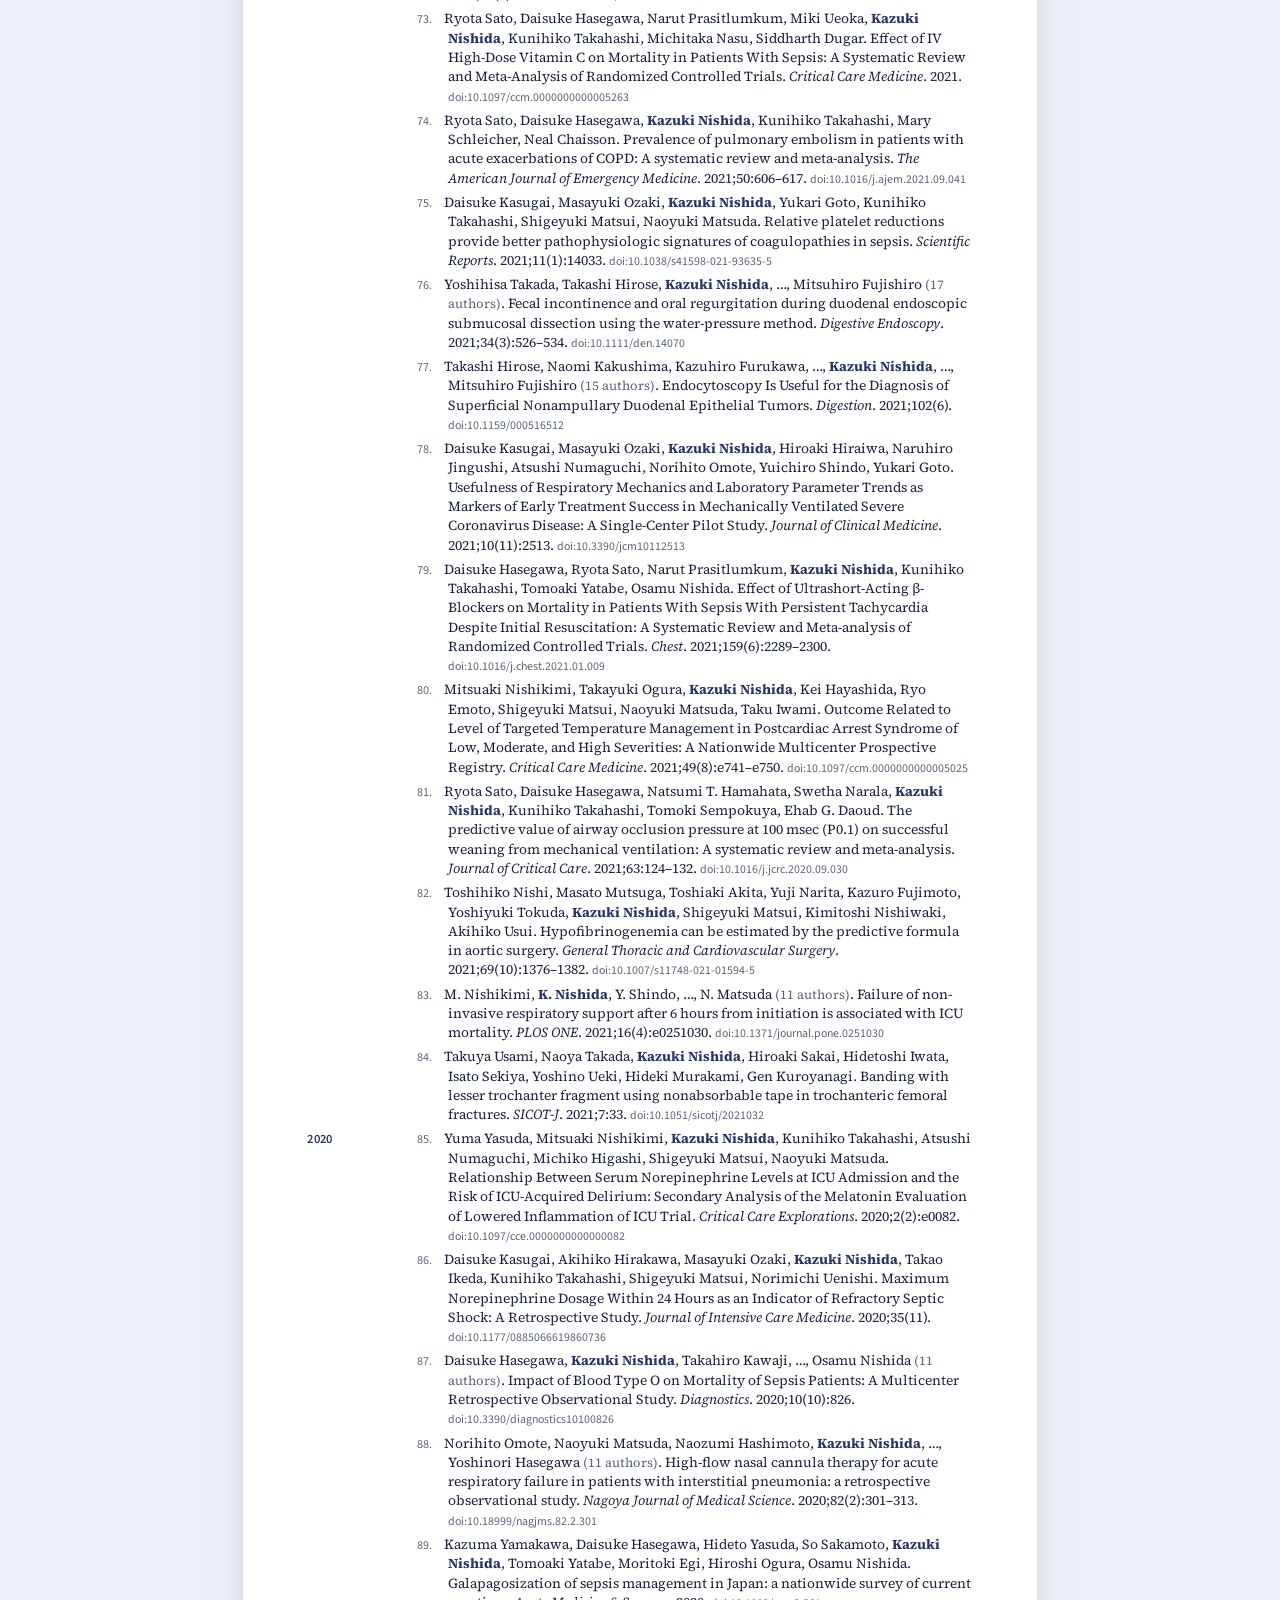
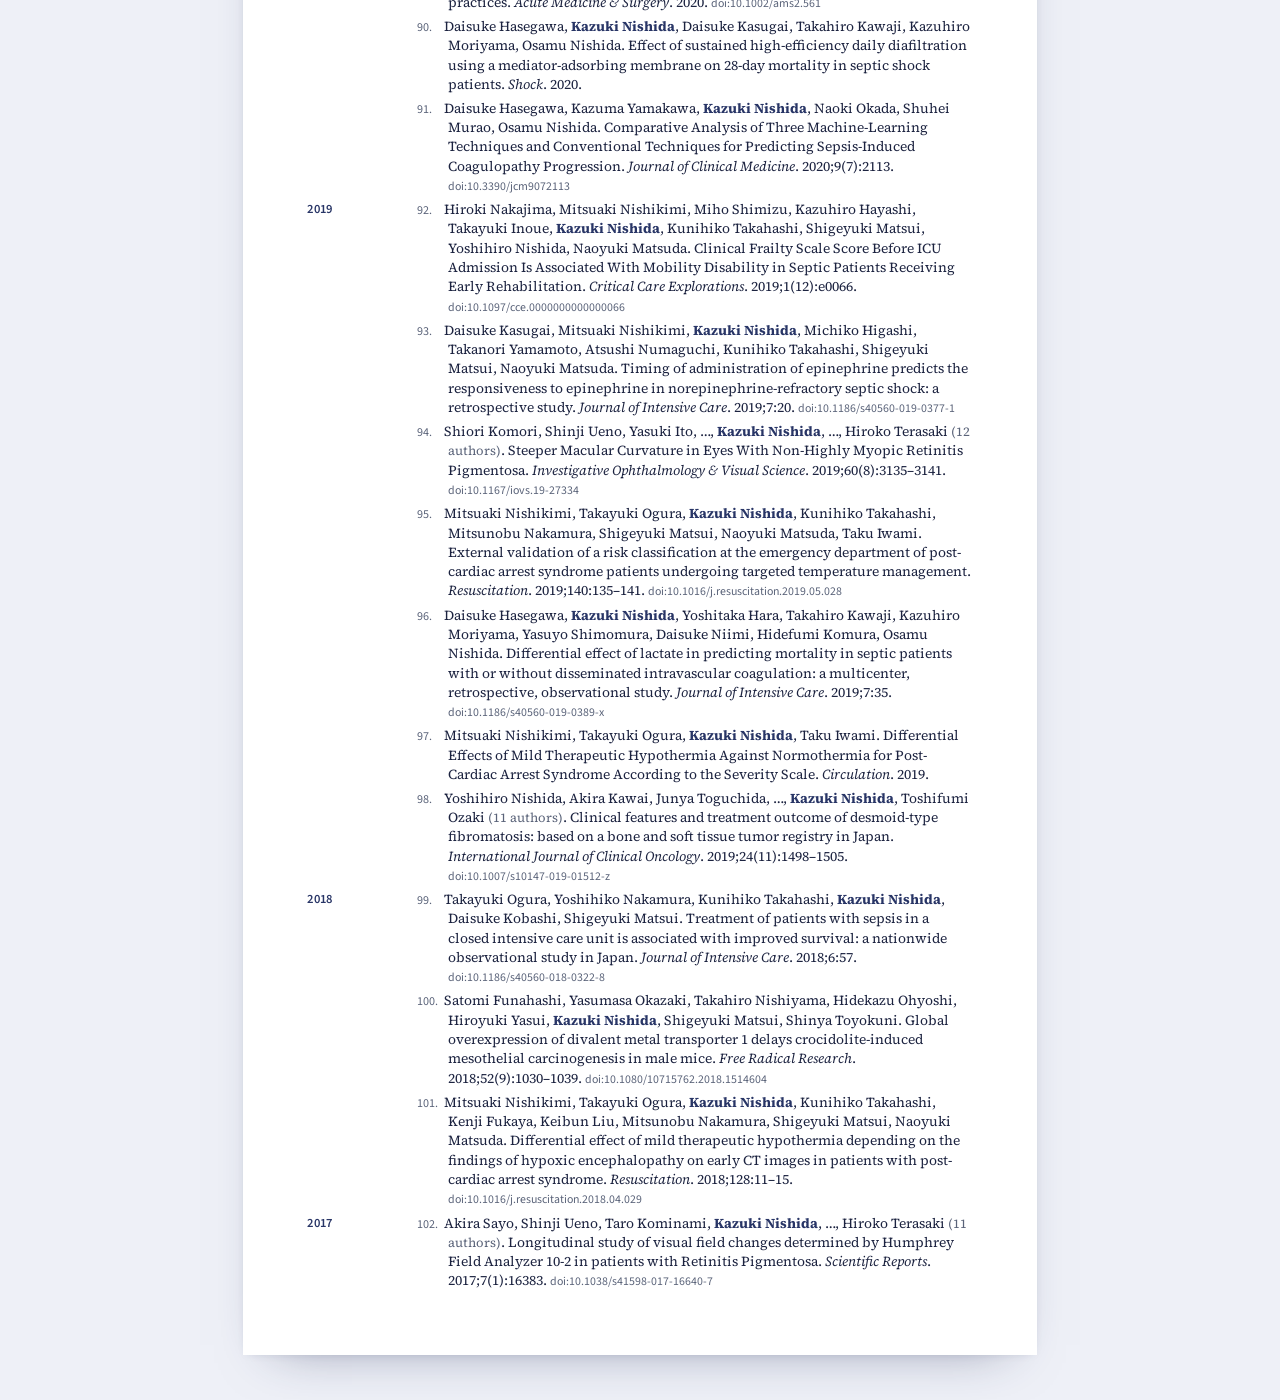
<file: cv/index.html>
<!DOCTYPE html>
<html lang="en">
<head>
<meta charset="utf-8">
<meta name="viewport" content="width=device-width, initial-scale=1">
<title>Kazuki Nishida | Curriculum vitae</title>
<meta name="description" content="Curriculum vitae of Kazuki Nishida, M.D., Ph.D.. Junior Associate Professor, Department of Biostatistics, Nagoya University Graduate School of Medicine.">
<link rel="canonical" href="https://statsbio.com/cv/">
<link rel="icon" href="data:image/svg+xml,%3Csvg xmlns='http://www.w3.org/2000/svg' viewBox='0 0 64 64'%3E%3Crect width='64' height='64' rx='14' fill='%233f51a8'/%3E%3Ctext x='32' y='43' font-family='Georgia,serif' font-weight='700' font-size='27' fill='white' text-anchor='middle'%3EKN%3C/text%3E%3C/svg%3E">
<link rel="stylesheet" href="cv.css">
<style>@page { @bottom-left { content: "Kazuki Nishida, curriculum vitae, updated 25 November 2026"; } }</style>
</head>
<body>

<nav class="topbar screen" aria-label="CV">
  <a href="https://statsbio.com/en/">Home</a>
  <span class="dls"><a href="Kazuki_Nishida_CV_short.pdf">Short version (PDF)</a><a class="dl" href="Kazuki_Nishida_CV.pdf">Download PDF</a></span>
</nav>

<main class="sheet">
<header class="mast">
  <div class="bar"></div>
  <div class="mast-grid">
    <div>
      <h1>Kazuki Nishida<span class="deg">, M.D., Ph.D.</span></h1>
      <p class="role">Junior Associate Professor, Department of Biostatistics, Nagoya University Graduate School of Medicine</p>
    </div>
    <ul class="links">
      <li><a href="https://orcid.org/0000-0003-0367-8557">ORCID 0000-0003-0367-8557</a></li>
      <li><a href="https://researchmap.jp/kazuki-nishida?lang=en">researchmap.jp/kazuki-nishida</a></li>
    </ul>
  </div>
  <p class="stamp">Curriculum vitae, updated <time datetime="2026-11-25">25 November 2026</time></p>
</header>

<section>
  <h2>Professional summary</h2>
  <div class="row"><div class="when"></div><div class="what"><p>Physician and biostatistician with expertise in clinical epidemiology, real-world data, and medical AI. Experienced in designing and executing hospital-based observational studies and regulated clinical research as a responsible biostatistician, with strong capability in translating clinical questions into reproducible analytical protocols. Actively leading Franco-Japanese collaborations in pharmacoepidemiology and health data science (including WHO VigiBase research and CANAL-AI), and experienced in securing research funding as a principal investigator for privacy-preserving medical AI and federated learning initiatives.</p></div></div>
</section>

<section>
  <h2>Academic appointments</h2>
  <div class="rows">
  <div class="row"><div class="when">2026–present</div><div class="what">Junior Associate Professor, Department of Biostatistics, Nagoya University Graduate School of Medicine, Nagoya, Japan</div></div>
  <div class="row"><div class="when">2026–present</div><div class="what">Project Junior Associate Professor (concurrent), Department of Clinical Biostatistics, Kyoto University Graduate School of Medicine, Kyoto, Japan</div></div>
  <div class="row"><div class="when">2026–present</div><div class="what">Visiting Junior Associate Professor, Department of Anesthesiology and Critical Care Medicine, Fujita Health University School of Medicine, Aichi, Japan</div></div>
  <div class="row"><div class="when">2025–2026</div><div class="what">Assistant Professor, Department of Biostatistics, School of Public Health, Graduate School of Medicine, Kyoto University, Kyoto, Japan</div></div>
  <div class="row"><div class="when">2020–2025</div><div class="what">Assistant Professor, Center for Advanced Medicine and Clinical Research, Nagoya University Hospital, Nagoya, Japan</div></div>
</div>

</section>

<section class="keep">
  <h2>Education</h2>
  <div class="rows">
  <div class="row"><div class="when">2022</div><div class="what">Ph.D. (Medical Science; Biostatistics), Nagoya University Graduate School of Medicine, Nagoya, Japan</div></div>
  <div class="row"><div class="when">2014</div><div class="what">M.D., Nagoya University School of Medicine, Nagoya, Japan</div></div>
</div>

</section>

<section class="keep">
  <h2>Clinical training</h2>
  <div class="rows">
  <div class="row"><div class="when">2014–2016</div><div class="what">Postgraduate Clinical Residency (two-year rotation), Kainan Hospital, Aichi, Japan</div></div>
</div>

</section>

<section>
  <h2>International collaboration and key projects</h2>
  <div class="rows spaced">
    <div class="row"><div class="when"></div><div class="what"><p><b class="lead-in">Franco-Japanese pharmacoepidemiology collaboration using WHO VigiBase.</b> Sustained joint research with French partners; in 2025, contributed to seven VigiBase-related peer-reviewed papers, including three first-author papers.</p></div></div>
    <div class="row"><div class="when"></div><div class="what"><p><b class="lead-in">CANAL-AI (Caen–Nagoya Alliance for AI in Health Data).</b> International collaboration to develop privacy-preserving, federated workflows for hospital real-world data analyses in oncology-related research, with emphasis on cross-country harmonization, reproducible evaluation protocols, and operational feasibility under governance constraints.</p></div></div>
  </div>
</section>

<section>
  <h2>Selected professional experience</h2>
  <div class="rows spaced">
    <div class="row"><div class="when"></div><div class="what"><p><b class="lead-in">Responsible Biostatistician, Nagoya University Hospital (2020–2025).</b> Statistical responsibility for multiple regulated clinical research projects and investigator-initiated trials; extensive consultation and study design support across diverse clinical domains. Delivered tailored analytical strategies (multivariable modeling, survival analysis, mixed-effects modeling, meta-analysis, and machine-learning–assisted modeling) and supported interpretability-focused reporting for clinical stakeholders.</p></div></div>
    <div class="row"><div class="when"></div><div class="what"><p><b class="lead-in">Biostatistics training, Nagoya University.</b> Doctoral-level training in biostatistics and applied clinical research methods, with experience in statistical analysis for observational studies and development of robust, reproducible analytical workflows.</p></div></div>
  </div>
</section>

<section>
  <h2>Research grants</h2>
  <div class="rows">
    <div class="row"><div class="when">2026–2029</div><div class="what"><span class="tag pi">Principal investigator</span>Machine Learning–Based Heterogeneity-Aware Signal Detection Using VigiBase<span class="g-meta">JSPS KAKENHI, Grant-in-Aid for Early-Career Scientists, 26K20575</span></div></div>
    <div class="row"><div class="when">2026–2029</div><div class="what"><span class="tag pi">Principal investigator</span>International sharing of medical data through privacy-preserving generative AI and federated learning<span class="g-meta">SECOM Science and Technology Foundation, Challenging Research Grant, JPY 15,000,000</span></div></div>
    <div class="row"><div class="when">2026–2027</div><div class="what"><span class="tag pi">Principal investigator</span>Applying START triage to early trauma care: a secondary analysis of the CRASH-2 trial<span class="g-meta">Stryker Japan K.K., research grant</span></div></div>
    <div class="row"><div class="when">2022–2026</div><div class="what"><span class="tag co">Co-investigator</span>Elucidating key mechanisms of sepsis-induced coagulopathy through big data and coagulation profiling<span class="g-meta">JSPS KAKENHI, Grant-in-Aid for Scientific Research (C), 22K09180</span></div></div>
    <div class="row"><div class="when">2022–2026</div><div class="what"><span class="tag co">Co-investigator</span>Gene-mutation analysis of IPMN lesions and surrounding pancreas for early pancreatic-cancer diagnosis<span class="g-meta">JSPS KAKENHI, Grant-in-Aid for Scientific Research (C), 22K08010</span></div></div>
    <div class="row"><div class="when">2021–2026</div><div class="what"><span class="tag co">Co-investigator</span>Comparing 33 °C vs 35 °C targeted temperature management on neurological outcomes after post-cardiac-arrest syndrome<span class="g-meta">JSPS KAKENHI, Grant-in-Aid for Scientific Research (C), 21K09075</span></div></div>
    <div class="row"><div class="when">2021–2024</div><div class="what"><span class="tag co">Co-investigator</span>Translational development of an achondroplasia therapy via FGFR3 signal inhibition<span class="g-meta">Japan Agency for Medical Research and Development (AMED)</span></div></div>
    <div class="row"><div class="when">2020–2023</div><div class="what"><span class="tag pi">Principal investigator</span>Effectiveness of P0.1 in Determining the Timing of Mechanical Ventilation Weaning: A Diagnostic Meta-Analysis<span class="g-meta">JSPS KAKENHI, Grant-in-Aid for Research Activity Start-up, 20K23222</span></div></div>
  </div>
</section>

<section class="keep">
  <h2>Awards and fellowships</h2>
  <div class="rows">
  <div class="row"><div class="when">2026</div><div class="what">Laureate, Japan–France Joint Travel Grant Program, 2nd edition (Embassy of France in Japan and the Kiyoko Goto and Paul Bourdarie Cancer Foundation): scientific stay at CHU de Caen Normandie, France <a class="src" href="https://kiyoko-foundation.or.jp/en/news/jointgrantprogramlaureate2026/">kiyoko-foundation.or.jp</a></div></div>
  <div class="row"><div class="when">2016</div><div class="what">Tsuruma Award for Academic Excellence, Nagoya University Graduate School of Medicine</div></div>
</div>

</section>

<section class="keep">
  <h2>Licensure, certifications and qualifications</h2>
  <div class="rows">
    <div class="row"><div class="when"></div><div class="what">Medical License (Japan), 2014</div></div>
    <div class="row"><div class="when"></div><div class="what">Certified Trial Statistician, The Biometric Society of Japan, 2023</div></div>
    <div class="row"><div class="when"></div><div class="what">Japan Statistical Society Certificate (JSSC), Grade 1: Applied Statistics (Medical and Biological Sciences)</div></div>
    <div class="row"><div class="when"></div><div class="what">Japan Statistical Society Certificate (JSSC), Grade Pre-1</div></div>
    <div class="row"><div class="when"></div><div class="what">EIKEN Test in Practical English Proficiency, Grade 1 (equivalent to CEFR C1)</div></div>
  </div>
</section>

<section class="keep">
  <h2>Technical skills and languages</h2>
  <div class="rows">
    <div class="row"><div class="when label">Statistical programming</div><div class="what">R (primary), Python (secondary), SAS (experience)</div></div>
    <div class="row"><div class="when label">Methods</div><div class="what">clinical trial design support, observational study design, survival analysis, mixed-effects models, meta-analysis, interpretable machine learning (e.g., feature attribution methods), reproducible reporting and protocol-driven evaluation</div></div>
    <div class="row"><div class="when label">Languages</div><div class="what">Japanese (native), English (fluent), French (basic)</div></div>
    <div class="row"><div class="when label">Society</div><div class="what">The Biometric Society of Japan</div></div>
  </div>
</section>

<section class="keep">
  <h2>Books</h2>
  <div class="rows">
  <div class="row"><div class="when">2024</div><div class="what"><i>Modern Epidemiology</i>, Japanese edition (Gakujutsu Tosho Shuppansha): contributing translator</div></div>
  <div class="row"><div class="when">2023</div><div class="what"><i>Encyclopedia of Clinical Trials</i> (Asakura Shoten): contributing author and translator</div></div>
</div>

</section>

<section class="publications">
  <h2>Publications</h2>
  <div class="row"><div class="when"></div><div class="what"><p class="note">116 journal publications, 14 of them as first, co-first, corresponding or last author, and 2 preprints. The list follows <a href="https://researchmap.jp/kazuki-nishida/published_papers?lang=en">researchmap</a> and is refreshed automatically.</p></div></div>

  <h3>As first, co-first, corresponding or last author <span class="cnt">(14)</span></h3>
  <ol class="pubs ">
  <li class="pub"><div class="when">2026</div><div class="what"><span class="num">1.</span><strong>Kazuki Nishida</strong>, Basile Chrétien, Angelique Da Silva, Aiko Calabia, Shigeyuki Matsui, Tomohiro Terada, Yuichi Ando. Haemorrhagic event reporting with concomitant gemcitabine and warfarin: a VigiBase disproportionality analysis. <i class="jr">Frontiers in Pharmacology</i>. <span class="nb">2026;17:1858594.</span> <a class="doi" href="https://doi.org/10.3389/fphar.2026.1858594">doi:10.3389/fphar.2026.1858594</a> <span class="role-tag">Co-first and corresponding author</span></div></li>
  <li class="pub"><div class="when"></div><div class="what"><span class="num">2.</span><strong>Kazuki Nishida</strong>, Hitoshi Mori, Keisuke Nishida, Isao Sakane, Marina Miyagawa, Ryo Emoto, Kota Matsui, Shigeyuki Matsui. A higher START red-criteria count at emergency department arrival is associated with increased 28-day mortality in the CRASH-2 trial. <i class="jr">Scientific Reports</i>. <span class="nb">2026.</span> <a class="doi" href="https://doi.org/10.1038/s41598-026-62050-z">doi:10.1038/s41598-026-62050-z</a> <span class="role-tag">First and corresponding author</span></div></li>
  <li class="pub"><div class="when"></div><div class="what"><span class="num">3.</span><strong>Kazuki Nishida</strong>, Basile Chrétien, Shinsuke Muraoka, Takashi Izumi, Masahiro Nishihori, Shunsaku Goto, Issei Takeuchi, Ryosuke Tashiro, Hiroyuki Sakata, Denis Vivien, Masaaki Mizuno, Hidenori Endo, Ryuta Saito. Heterogeneity of Clazosentan Benefit after Aneurysmal Subarachnoid Hemorrhage Demonstrated in an Externally Validated Causal Policy Tree. <i class="jr">Neurocritical Care</i>. <span class="nb">2026.</span> <a class="doi" href="https://doi.org/10.1007/s12028-026-02573-5">doi:10.1007/s12028-026-02573-5</a> <span class="role-tag">First author</span></div></li>
  <li class="pub"><div class="when"></div><div class="what"><span class="num">4.</span>Akinobu Taniguchi, Basile Chrétien, Takashi Maeda, Kazuto Ueda, Ryosuke Miura, Ryuichi Tanaka, Toshihiko Suzuki, Yukako Muramatsu, Yoshiaki Sato, <strong>Kazuki Nishida</strong>. Sirolimus Therapy and Dyslipidemia in Neonates and Infants: A Retrospective Cohort and Pharmacovigilance Analysis. <i class="jr">Paediatric Drugs</i>. <span class="nb">2026.</span> <a class="doi" href="https://doi.org/10.1007/s40272-026-00754-5">doi:10.1007/s40272-026-00754-5</a> <span class="role-tag">Last and corresponding author</span></div></li>
  <li class="pub"><div class="when"></div><div class="what"><span class="num">5.</span><strong>Kazuki Nishida</strong>, Basile Chrétien, Hiroshi Morioka, Daigo Tamakoshi, Keita Hiraga, Tomoyuki Nakamura, Shigeyuki Matsui, Masahisa Katsuno, Yoshitaka Hara. Consciousness Disturbances Reported With Clindamycin Versus Cefazolin in Surgical Patients: A Global Pharmacovigilance Analysis Using VigiBase. <i class="jr">Clinical and Translational Science</i>. <span class="nb">2026;19(4):e70534.</span> <a class="doi" href="https://doi.org/10.1111/cts.70534">doi:10.1111/cts.70534</a> <span class="role-tag">First and corresponding author</span></div></li>
  <li class="pub"><div class="when"></div><div class="what"><span class="num">6.</span>Kiyoaki Niimi, <strong>Kazuki Nishida</strong>, Keisuke Hattori, Masato Tanaka, Koki Tabata, Hirofumi Morimae, Takuya Osawa, Changi Lee, Shuta Ikeda, Naohiro Akita, Masayuki Sugimoto, Hiroshi Banno. Distance to Junction and Small Saphenous Vein Treatment Drive Risk of ≥Grade 2 Endothermal Heat-Induced Thrombosis in Multicenter Practice. <i class="jr">Journal of Vascular Surgery: Venous and Lymphatic Disorders</i>. <span class="nb">2026.</span> <a class="doi" href="https://doi.org/10.1016/j.jvsv.2026.102488">doi:10.1016/j.jvsv.2026.102488</a> <span class="role-tag">Co-first author</span></div></li>
  <li class="pub"><div class="when"></div><div class="what"><span class="num">7.</span>Satoshi Komatsu, <strong>Kazuki Nishida</strong>, Yoshitaka Hara, Naohide Kuriyama, Tomoyuki Nakamura. Association between dynamic digital radiography findings and post-extubation respiratory deterioration: A retrospective exploratory analysis of a prospectively collected ICU cohort. <i class="jr">PLOS ONE</i>. <span class="nb">2026;21(6):e0352029.</span> <a class="doi" href="https://doi.org/10.1371/journal.pone.0352029">doi:10.1371/journal.pone.0352029</a> <span class="role-tag">Co-first author</span></div></li>
  <li class="pub"><div class="when">2025</div><div class="what"><span class="num">8.</span><strong>Kazuki Nishida</strong>, Yao Liang, Osamu Maeda, Angélique Da Silva, Yuichi Ando, Basile Chrétien. Pazopanib and antacids: insights from the WHO pharmacovigilance database. <i class="jr">Cancer Chemotherapy and Pharmacology</i>. <span class="nb">2025.</span> <a class="doi" href="https://doi.org/10.1007/s00280-025-04792-7">doi:10.1007/s00280-025-04792-7</a> <span class="role-tag">First and corresponding author</span></div></li>
  <li class="pub"><div class="when"></div><div class="what"><span class="num">9.</span><strong>Kazuki Nishida</strong>, Basile Chrétien, Charles Dolladille, Takumi Ebina, Branko Aleksic, Nicolas Cabé, Véronique Savey, Takeshi Onoue, Hiroshi Yatsuya. Psychiatric and psychological adverse effects associated with dulaglutide, semaglutide, and liraglutide: A vigibase study. <i class="jr">Clinical Nutrition</i>. <span class="nb">2025;51:252–265.</span> <a class="doi" href="https://doi.org/10.1016/j.clnu.2025.06.011">doi:10.1016/j.clnu.2025.06.011</a> <span class="role-tag">First author</span></div></li>
  <li class="pub"><div class="when"></div><div class="what"><span class="num">10.</span><strong>Kazuki Nishida</strong>, Takayasu Ito, Shingo Iwano, Shotaro Okachi, Shota Nakamura, Basile Chrétien, Toyofumi Fengshi Chen-Yoshikawa, Makoto Ishii. Can intraoperative improvement of radial endobronchial ultrasound imaging enhance the diagnostic yield in peripheral pulmonary lesions? <i class="jr">BMC Pulmonary Medicine</i>. <span class="nb">2025;25(1):261.</span> <a class="doi" href="https://doi.org/10.1186/s12890-025-03725-7">doi:10.1186/s12890-025-03725-7</a> <span class="role-tag">First author</span></div></li>
  <li class="pub"><div class="when"></div><div class="what"><span class="num">11.</span><strong>Kazuki Nishida</strong>, Basile Chrétien. Comment on: Is clozapine use a risk of hematological malignancies? Insights from a meta-analysis &#34;Clozapine and Malignancy Risk&#34;. <i class="jr">Psychiatry and Clinical Neurosciences</i>. <span class="nb">2025.</span> <a class="doi" href="https://doi.org/10.1111/pcn.13839">doi:10.1111/pcn.13839</a> <span class="role-tag">First author</span></div></li>
  <li class="pub"><div class="when">2022</div><div class="what"><span class="num">12.</span><strong>Kazuki Nishida</strong>, Takuya Usami, Nana Matsumoto, Mitsuaki Nishikimi, Kunihiko Takahashi, Shigeyuki Matsui. The finger-to-nose test improved diagnosis of cerebrovascular events in patients presenting with isolated dizziness in the emergency department. <i class="jr">Nagoya Journal of Medical Science</i>. <span class="nb">2022;84(3):621–629.</span> <a class="doi" href="https://doi.org/10.18999/nagjms.84.3.621">doi:10.18999/nagjms.84.3.621</a> <span class="role-tag">First and corresponding author</span></div></li>
  <li class="pub"><div class="when"></div><div class="what"><span class="num">13.</span>Akio Kodama, Kimihiro Komori, Akio Koyama, Tomohiro Sato, Shuta Ikeda, Takuya Tsuruoka, Yohei Kawai, Kiyoaki Niimi, Masayuki Sugimoto, Hiroshi Banno, <strong>Kazuki Nishida</strong>. Impact of Serum Zinc Level and Oral Zinc Supplementation on Clinical Outcomes in Patients Undergoing Infrainguinal Bypass for Chronic Limb-Threatening Ischemia. <i class="jr">Circulation Journal</i>. <span class="nb">2022;86(6):995–1006.</span> <a class="doi" href="https://doi.org/10.1253/circj.cj-21-0832">doi:10.1253/circj.cj-21-0832</a> <span class="role-tag">Last author</span></div></li>
  <li class="pub"><div class="when">2021</div><div class="what"><span class="num">14.</span>Daisuke Hasegawa, Ryota Sato, Narut Prasitlumkum, <strong>Kazuki Nishida</strong>. Effect of Premorbid Beta-Blockers on Mortality in Patients With Sepsis: A Systematic Review and Meta-Analysis. <i class="jr">Journal of Intensive Care Medicine</i>. <span class="nb">2021;37(7).</span> <a class="doi" href="https://doi.org/10.1177/08850666211052926">doi:10.1177/08850666211052926</a> <span class="role-tag">Last author</span></div></li>
</ol>


  <h3>Preprints <span class="cnt">(2)</span></h3>
  <ol class="pubs">
    <li class="pub"><div class="when">2026</div><div class="what"><span class="num">1.</span>Seiya Takano, <strong>Kazuki Nishida</strong>, Ryo Emoto, Shigeyuki Matsui. Estimand-specific bootstrap confidence intervals after optimism correction for prediction models. <a class="doi" href="https://arxiv.org/abs/2611.17774">arXiv:2611.17774 [stat.ME]</a>.</div></li>
    <li class="pub"><div class="when"></div><div class="what"><span class="num">2.</span>Yuta Nonomiya, <strong>Kazuki Nishida</strong>. Small-study effects on the hierarchical summary ROC curve: latent accuracy and threshold trends in meta-analysis of diagnostic test accuracy. <a class="doi" href="https://arxiv.org/abs/2609.38297">arXiv:2609.38297 [stat.ME]</a>. <span class="role-tag">Last and corresponding author; in submission</span></div></li>
  </ol>

  <h3>As co-author <span class="cnt">(102)</span></h3>
  <ol class="pubs wide">
  <li class="pub"><div class="when">2026</div><div class="what"><span class="num">1.</span>Tatsuma Kondo, Hidetaka Suga, Kenji Watari, …, <strong>Kazuki Nishida</strong>, …, Ryuta Saito <span class="n-auth">(22 authors)</span>. Functional analysis of adrenocorticotropic-hormone-producing pituitary cells derived from human pluripotent stem cells in murine and primate models of hypopituitarism. <i class="jr">Stem Cell Research &amp; Therapy</i>. <span class="nb">2026;17(1).</span> <a class="doi" href="https://doi.org/10.1186/s13287-026-05098-y">doi:10.1186/s13287-026-05098-y</a></div></li>
  <li class="pub"><div class="when"></div><div class="what"><span class="num">2.</span>Basile Chrétien, Samuel Deshayes, Shinsuke Muraoka, <strong>Kazuki Nishida</strong>, Joachim Alexandre, Christian Pagnoux, Achille Aouba, Ahmad Nehme, Anne Ducros, Hubert de Boysson. Drug-associated central nervous system vasculitis and reversible cerebral vasoconstriction syndrome: A global disproportionality analysis of the WHO pharmacovigilance database (VigiBase). <i class="jr">British Journal of Clinical Pharmacology</i>. <span class="nb">2026.</span> <a class="doi" href="https://doi.org/10.1002/bcp.70789">doi:10.1002/bcp.70789</a></div></li>
  <li class="pub"><div class="when"></div><div class="what"><span class="num">3.</span>Yao Liang, Osamu Maeda, Shohei Ishida, …, <strong>Kazuki Nishida</strong>, …, Yuichi Ando <span class="n-auth">(16 authors)</span>. Impact of Dyslipidemia on Clinical Outcomes Among Cancer Patients Treated With Immune Checkpoint Inhibitors. <i class="jr">Cancer Medicine</i>. <span class="nb">2026;15(9):e72286.</span> <a class="doi" href="https://doi.org/10.1002/cam4.72286">doi:10.1002/cam4.72286</a></div></li>
  <li class="pub"><div class="when"></div><div class="what"><span class="num">4.</span>Kazuyuki Mizuno, Basile Chrétien, <strong>Kazuki Nishida</strong>, Takanori Ito, Hiroki Kawashima, Yuichi Ando. Vonoprazan is associated with a phenotype-specific increase in cholangitis reporting in immune checkpoint inhibitor-treated patients: a VigiBase pharmacovigilance study. <i class="jr">Journal of Gastroenterology</i>. <span class="nb">2026.</span> <a class="doi" href="https://doi.org/10.1007/s00535-026-02469-3">doi:10.1007/s00535-026-02469-3</a></div></li>
  <li class="pub"><div class="when"></div><div class="what"><span class="num">5.</span>Aitaro Takimoto, Yuichiro Hayashi, <strong>Kazuki Nishida</strong>, Liu Jiahui, Chiyoe Shirota, Masahiro Oda, Akinari Hinoki, Kojiro Suzuki, Kensaku Mori, Hiroo Uchida. Deep learning-based artificial intelligence can improve the diagnosis of small bowel obstruction: stratified comparison study and hierarchical Bayesian model. <i class="jr">Scientific Reports</i>. <span class="nb">2026.</span> <a class="doi" href="https://doi.org/10.1038/s41598-026-57999-w">doi:10.1038/s41598-026-57999-w</a></div></li>
  <li class="pub"><div class="when"></div><div class="what"><span class="num">6.</span>Basile Chrétien, <strong>Kazuki Nishida</strong>, Takeshi Kondo, …, Hideki Kasuya <span class="n-auth">(12 authors)</span>. Comparing traditional and online problem-based learning in child and adolescent psychiatry in Nagoya: a novel statistical approach in Japanese educational settings. <i class="jr">BMC Medical Education</i>. <span class="nb">2026.</span> <a class="doi" href="https://doi.org/10.1186/s12909-026-09517-9">doi:10.1186/s12909-026-09517-9</a></div></li>
  <li class="pub"><div class="when"></div><div class="what"><span class="num">7.</span>Shinsuke Muraoka, Takashi Izumi, Issei Takeuchi, …, <strong>Kazuki Nishida</strong>, …, Ryuta Saito <span class="n-auth">(15 authors)</span>. Subarachnoid Hemorrhage: Clazosentan vs. Fasudil for Vasospasm Prevention (SAVIOR) Study: Study Protocol for a Prospective, Multicenter, Randomized Trial. <i class="jr">Neurocritical Care</i>. <span class="nb">2026.</span> <a class="doi" href="https://doi.org/10.1007/s12028-026-02490-7">doi:10.1007/s12028-026-02490-7</a></div></li>
  <li class="pub"><div class="when"></div><div class="what"><span class="num">8.</span>Shinsuke Muraoka, Takashi Izumi, <strong>Kazuki Nishida</strong>, Basile Chrétien, Issei Takeuchi, Masahiro Nishihori, Shunsaku Goto, Ryuta Saito. Early Positive Fluid Balance as a Clinical Marker of Systemic Capillary Leak and Clazosentan Intolerance After Aneurysmal Subarachnoid Hemorrhage. <i class="jr">Neurocritical Care</i>. <span class="nb">2026.</span> <a class="doi" href="https://doi.org/10.1007/s12028-026-02476-5">doi:10.1007/s12028-026-02476-5</a></div></li>
  <li class="pub"><div class="when"></div><div class="what"><span class="num">9.</span>Basile Chrétien, Camille Blouet, Joachim Alexandre, Renaud Jardri, <strong>Kazuki Nishida</strong>, Pierre Desaunay, Fabian Guenole. Methylphenidate and Psychotic Symptoms in Children and Adolescents: A Disproportionality Analysis on the WHO Safety Database (VigiBase). <i class="jr">Journal of Child and Adolescent Psychopharmacology</i>. <span class="nb">2026;36(3):121–127.</span> <a class="doi" href="https://doi.org/10.1177/10445463261416450">doi:10.1177/10445463261416450</a></div></li>
  <li class="pub"><div class="when">2025</div><div class="what"><span class="num">10.</span>Basile Chrétien, Charles Dolladille, <strong>Kazuki Nishida</strong>, Branko Aleksic, Joachim Alexandre, Jean-Matthieu L&#39;orphelin. Analysis of anticancer drug associated adverse reactions in depressive patients from vigibase. <i class="jr">Scientific Reports</i>. <span class="nb">2025.</span> <a class="doi" href="https://doi.org/10.1038/s41598-025-28563-9">doi:10.1038/s41598-025-28563-9</a></div></li>
  <li class="pub"><div class="when"></div><div class="what"><span class="num">11.</span>Masaki Matsushita, Hiroshi Kitoh, Takuo Kubota, …, <strong>Kazuki Nishida</strong>, Shiro Imagama <span class="n-auth">(12 authors)</span>. Efficacy and Safety of Oral Meclizine for Growth Promotion in Children with Achondroplasia: A Phase 2 Clinical Trial. <i class="jr">Calcified Tissue International</i>. <span class="nb">2025;116(1):143.</span> <a class="doi" href="https://doi.org/10.1007/s00223-025-01449-8">doi:10.1007/s00223-025-01449-8</a></div></li>
  <li class="pub"><div class="when"></div><div class="what"><span class="num">12.</span>Basile Chrétien, Matthieu Cacquevel, <strong>Kazuki Nishida</strong>, Camille Guérin, Charles Dolladille, Joachim Alexandre, Xavier Humbert. Association between exposure to proton pump inhibitors and hypertension: a descriptive and disproportionality analysis of VigiBase. <i class="jr">BMJ Open</i>. <span class="nb">2025;15(11):e105962.</span> <a class="doi" href="https://doi.org/10.1136/bmjopen-2025-105962">doi:10.1136/bmjopen-2025-105962</a></div></li>
  <li class="pub"><div class="when"></div><div class="what"><span class="num">13.</span>Takashi Ishino, Tadao Yoshida, Satoshi Iwasaki, …, <strong>Kazuki Nishida</strong>, …, Sachio Takeno <span class="n-auth">(24 authors)</span>. Impact of hearing impairment in unilateral hearing loss: A multicenter study of standardized sound localization tests in Japan. <i class="jr">Auris Nasus Larynx</i>. <span class="nb">2025;52(6):690–703.</span> <a class="doi" href="https://doi.org/10.1016/j.anl.2025.09.010">doi:10.1016/j.anl.2025.09.010</a></div></li>
  <li class="pub"><div class="when"></div><div class="what"><span class="num">14.</span>Shinsuke Muraoka, Takashi Izumi, Kazuki Ishii, …, <strong>Kazuki Nishida</strong>, …, Ryuta Saito <span class="n-auth">(13 authors)</span>. Prognostic factors in aneurysmal subarachnoid hemorrhage during the clazosentan era: a multicenter study using multivariate analyses and machine learning model. <i class="jr">Neurosurgical Review</i>. <span class="nb">2025;48(1):690.</span> <a class="doi" href="https://doi.org/10.1007/s10143-025-03858-7">doi:10.1007/s10143-025-03858-7</a></div></li>
  <li class="pub"><div class="when"></div><div class="what"><span class="num">15.</span>Takayasu Ito, Basile Chrétien, <strong>Kazuki Nishida</strong>, …, Makoto Ishii <span class="n-auth">(11 authors)</span>. How Does the Diagnostic Effectiveness of Transbronchial Needle Aspiration/Transbronchial Biopsy With Radial Endobronchial Ultrasound for the Diagnosis of Peripheral Pulmonary Lesions Differ With and Without a Guide Sheath? <i class="jr">Journal of Bronchology &amp; Interventional Pulmonology</i>. <span class="nb">2025;32(4).</span> <a class="doi" href="https://doi.org/10.1097/lbr.0000000000001030">doi:10.1097/lbr.0000000000001030</a></div></li>
  <li class="pub"><div class="when"></div><div class="what"><span class="num">16.</span>Akinobu Taniguchi, Basile Chrétien, Takashi Maeda, …, <strong>Kazuki Nishida</strong>, Yoshiaki Sato <span class="n-auth">(17 authors)</span>. Total hydrocortisone dosage in extremely low birth weight infants and neurodevelopment up to school age. <i class="jr">Pediatric Research</i>. <span class="nb">2025.</span> <a class="doi" href="https://doi.org/10.1038/s41390-025-04426-x">doi:10.1038/s41390-025-04426-x</a></div></li>
  <li class="pub"><div class="when"></div><div class="what"><span class="num">17.</span>Teppei Noda, <strong>Kazuki Nishida</strong>, Basile Chrétien, …, Takashi Nakagawa <span class="n-auth">(12 authors)</span>. Subtle Peripheral Auditory Dysfunction in Patients With Listening Difficulties. <i class="jr">Ear and Hearing</i>. <span class="nb">2025.</span> <a class="doi" href="https://doi.org/10.1097/aud.0000000000001732">doi:10.1097/aud.0000000000001732</a></div></li>
  <li class="pub"><div class="when"></div><div class="what"><span class="num">18.</span>Hiromichi Naito, Mitsuaki Nishikimi, Yohei Okada, …, <strong>Kazuki Nishida</strong>, …, Atsunori Nakao <span class="n-auth">(12 authors)</span>. Neurological outcomes with hypothermia versus normothermia in patients with moderate initial illness severity following resuscitation from out-of-hospital cardiac arrest: protocol for a multicentre randomised controlled trial (R-CAST OHCA). <i class="jr">BMJ Open</i>. <span class="nb">2025;15(8):e101809.</span> <a class="doi" href="https://doi.org/10.1136/bmjopen-2025-101809">doi:10.1136/bmjopen-2025-101809</a></div></li>
  <li class="pub"><div class="when"></div><div class="what"><span class="num">19.</span>Takeshi Onoue, <strong>Kazuki Nishida</strong>, Yoshio Nakata, …, Kazuyo Tsushita <span class="n-auth">(14 authors)</span>. Effectiveness of recommendations in promoting the use of Mobile health applications in health guidance: a randomized controlled trial. <i class="jr">Journal of Occupational Health</i>. <span class="nb">2025;67(1).</span> <a class="doi" href="https://doi.org/10.1093/joccuh/uiaf036">doi:10.1093/joccuh/uiaf036</a></div></li>
  <li class="pub"><div class="when"></div><div class="what"><span class="num">20.</span>Takuya Usami, Masaya Kisohara, <strong>Kazuki Nishida</strong>, Daishiro Koboyashi, Ruido Ida, Kohki Matsubara, Haruhiko Tokuda, Nobuyuki Suzuki, Hideki Murakami, Gen Kuroyanagi. Gait Analysis Using an Artificial Intelligence-Based Motion Capture System With a Single Smartphone Camera. <i class="jr">Cureus</i>. <span class="nb">2025;17(7):e87837.</span> <a class="doi" href="https://doi.org/10.7759/cureus.87837">doi:10.7759/cureus.87837</a></div></li>
  <li class="pub"><div class="when"></div><div class="what"><span class="num">21.</span>Nobuhito Ito, Kohei Funasaka, Kazuhiro Furukawa, <strong>Kazuki Nishida</strong>, …, Hiroki Kawashima <span class="n-auth">(17 authors)</span>. Evaluation of the efficacy and safety of salvage photodynamic therapy with talaporfin sodium for lesions beyond those indicated for investigator-initiated clinical trials. <i class="jr">Esophagus</i>. <span class="nb">2025.</span> <a class="doi" href="https://doi.org/10.1007/s10388-025-01134-7">doi:10.1007/s10388-025-01134-7</a></div></li>
  <li class="pub"><div class="when"></div><div class="what"><span class="num">22.</span>Takanori Ito, Takafumi Yamamoto, <strong>Kazuki Nishida</strong>, …, Hiroki Kawashima <span class="n-auth">(21 authors)</span>. Fever following Treatment with Atezolizumab plus Bevacizumab Predicts Liver Injury in Patients with Unresectable Hepatocellular Carcinoma: A Prospective Observational Analysis. <i class="jr">Liver Cancer</i>. <span class="nb">2025.</span> <a class="doi" href="https://doi.org/10.1159/000546967">doi:10.1159/000546967</a></div></li>
  <li class="pub"><div class="when"></div><div class="what"><span class="num">23.</span>Shinsuke Muraoka, Takashi Izumi, <strong>Kazuki Nishida</strong>, …, Ryuta Saito <span class="n-auth">(14 authors)</span>. RECOVER study: a multicenter retrospective cohort study and comparison of the efficacy and safety of clazosentan and fasudil in patients with aneurysmal subarachnoid hemorrhage. <i class="jr">Journal of Neurosurgery</i>. <span class="nb">2025.</span> <a class="doi" href="https://doi.org/10.3171/2025.1.jns242509">doi:10.3171/2025.1.jns242509</a></div></li>
  <li class="pub"><div class="when"></div><div class="what"><span class="num">24.</span>Kan Ito, Yoshihiro Nishida, Kunihiro Ikuta, Hiroshi Urakawa, Tomohisa Sakai, Hiroshi Koike, <strong>Kazuki Nishida</strong>, Shiro Imagama. Clinical factors associated with valgus knee deformities in patients with multiple osteochondromas. <i class="jr">Medicine</i>. <span class="nb">2025;104(19):e42359.</span> <a class="doi" href="https://doi.org/10.1097/md.0000000000042359">doi:10.1097/md.0000000000042359</a></div></li>
  <li class="pub"><div class="when"></div><div class="what"><span class="num">25.</span>Aoi Ebata, Takuya Takeichi, <strong>Kazuki Nishida</strong>, …, Masashi Akiyama <span class="n-auth">(15 authors)</span>. Estimating the proportions of allele frequencies for SERPINA12 pathogenic variants in Japanese patients with Nagashima-type palmoplantar keratosis/keratoderma. <i class="jr">British Journal of Dermatology</i>. <span class="nb">2025.</span> <a class="doi" href="https://doi.org/10.1093/bjd/ljaf111">doi:10.1093/bjd/ljaf111</a></div></li>
  <li class="pub"><div class="when"></div><div class="what"><span class="num">26.</span>Katsuhiro Onishi, Hiroshi Morioka, <strong>Kazuki Nishida</strong>, Masashi Yamamoto, Daisuke Tsuchimoto, Yoshie Moriya, Osamu Kamihira. Reducing infectious complications and healthcare costs in transrectal ultrasound-guided prostate biopsy with single-dose cefmetazole and levofloxacin. <i class="jr">Urologic Oncology</i>. <span class="nb">2025.</span> <a class="doi" href="https://doi.org/10.1016/j.urolonc.2025.01.017">doi:10.1016/j.urolonc.2025.01.017</a></div></li>
  <li class="pub"><div class="when"></div><div class="what"><span class="num">27.</span>Yao Liang, Osamu Maeda, <strong>Kazuki Nishida</strong>, Basile Chrétien, Yuichi Ando. Genomic profiles of patients with skin melanoma in the era of immune checkpoint inhibitors. <i class="jr">Cancer Science</i>. <span class="nb">2025.</span> <a class="doi" href="https://doi.org/10.1111/cas.16338">doi:10.1111/cas.16338</a></div></li>
  <li class="pub"><div class="when"></div><div class="what"><span class="num">28.</span>Basile Chrétien, Andry Rabiaza, <strong>Kazuki Nishida</strong>, Sophie Fedrizzi, Marion Sassier, Charles Dolladille, Joachim Alexandre, Xavier Humbert. Hypertension associated with serotonin reuptake inhibitors: A new analysis in the WHO pharmacovigilance database and examination of dose-dependency. <i class="jr">PLOS ONE</i>. <span class="nb">2025;20(3):e0317841.</span> <a class="doi" href="https://doi.org/10.1371/journal.pone.0317841">doi:10.1371/journal.pone.0317841</a></div></li>
  <li class="pub"><div class="when"></div><div class="what"><span class="num">29.</span>Tadao Yoshida, Takashi Ishino, Satoshi Iwasaki, …, <strong>Kazuki Nishida</strong>, Takeshi Nakaichi <span class="n-auth">(15 authors)</span>. Establishing standardized conditions for clinically available sound-localization tests: A multicenter approach. <i class="jr">PLOS ONE</i>. <span class="nb">2025;20(8):e0327124.</span> <a class="doi" href="https://doi.org/10.1371/journal.pone.0327124">doi:10.1371/journal.pone.0327124</a></div></li>
  <li class="pub"><div class="when"></div><div class="what"><span class="num">30.</span>Shinsuke Muraoka, Takumi Asai, Naoki Suzuki, Toshihisa Nishizawa, <strong>Kazuki Nishida</strong>, Basile Chrétien, Ryuta Saito. Effectiveness of a headache awareness campaign on behavioral change. <i class="jr">Frontiers in Neurology</i>. <span class="nb">2025;16:1572541.</span> <a class="doi" href="https://doi.org/10.3389/fneur.2025.1572541">doi:10.3389/fneur.2025.1572541</a></div></li>
  <li class="pub"><div class="when">2024</div><div class="what"><span class="num">31.</span>Junya Yamaguchi, Fumiharu Ohka, Kazuya Motomura, …, <strong>Kazuki Nishida</strong>, Ryuta Saito <span class="n-auth">(12 authors)</span>. A multi-center, open-label, randomized clinical trial evaluating the preventive effect of perampanel on craniotomy-induced epileptogenesis in seizure-naive patients with supratentorial brain tumors: study protocol for a GRAMPAS trial. <i class="jr">Trials</i>. <span class="nb">2024;25(1):849.</span> <a class="doi" href="https://doi.org/10.1186/s13063-024-08693-7">doi:10.1186/s13063-024-08693-7</a></div></li>
  <li class="pub"><div class="when"></div><div class="what"><span class="num">32.</span>Takayasu Ito, <strong>Kazuki Nishida</strong>, Shingo Iwano, Shotaro Okachi, Shota Nakamura, Masahiro Morise, Toyofumi Fengshi Chen-Yoshikawa, Makoto Ishii. Diagnostic Value and Safety of Addition of Transbronchial Needle Aspiration to Transbronchial Biopsy Through Endobronchial Ultrasonography Using a Guide Sheath Under Virtual Bronchoscopic Navigation for the Diagnosis of Peripheral Pulmonary Lesions. <i class="jr">Journal of Bronchology &amp; Interventional Pulmonology</i>. <span class="nb">2024;31(4).</span> <a class="doi" href="https://doi.org/10.1097/lbr.0000000000000984">doi:10.1097/lbr.0000000000000984</a></div></li>
  <li class="pub"><div class="when"></div><div class="what"><span class="num">33.</span>Takashi Uematsu, Takashi Tsuboi, Keita Hiraga, Daigo Tamakoshi, Taiki Fukushima, Maki Sato, <strong>Kazuki Nishida</strong>, Hideo Yokota, Masahisa Katsuno. Differential impact of fixation characteristics on 3D perception via texture gradient recognition in Parkinson&#39;s disease. <i class="jr">Parkinsonism &amp; Related Disorders</i>. <span class="nb">2024;128:107116.</span> <a class="doi" href="https://doi.org/10.1016/j.parkreldis.2024.107116">doi:10.1016/j.parkreldis.2024.107116</a></div></li>
  <li class="pub"><div class="when"></div><div class="what"><span class="num">34.</span>Daisuke Hasegawa, Ryota Sato, Young Im Lee, Hong Yu Wang, <strong>Kazuki Nishida</strong>, David Steiger. The prevalence, risk factors, and outcomes of acute pulmonary embolism complicating sepsis and septic shock: a national inpatient sample analysis. <i class="jr">Scientific Reports</i>. <span class="nb">2024;14(1):16049.</span> <a class="doi" href="https://doi.org/10.1038/s41598-024-67105-7">doi:10.1038/s41598-024-67105-7</a></div></li>
  <li class="pub"><div class="when"></div><div class="what"><span class="num">35.</span>Daisuke Hasegawa, Ryota Sato, Abhijit Duggal, Mary Schleicher, <strong>Kazuki Nishida</strong>, Ashish K Khanna, Siddharth Dugar. Comparison of Central and Peripheral Arterial Blood Pressure Gradients in Critically Ill Patients: A Systematic Review and Meta-Analysis. <i class="jr">Critical Care Explorations</i>. <span class="nb">2024;6(6):e1096.</span> <a class="doi" href="https://doi.org/10.1097/cce.0000000000001096">doi:10.1097/cce.0000000000001096</a></div></li>
  <li class="pub"><div class="when"></div><div class="what"><span class="num">36.</span>Ryota Hyodo, Yasuo Takehara, Yoji Ishizu, <strong>Kazuki Nishida</strong>, …, Yoshito Ichiba <span class="n-auth">(13 authors)</span>. Evaluation of 4D Flow MRI-Derived Relative Residence Time as a Marker for Cirrhosis Associated Portal Vein Thrombosis. <i class="jr">Journal of Magnetic Resonance Imaging</i>. <span class="nb">2024.</span> <a class="doi" href="https://doi.org/10.1002/jmri.29357">doi:10.1002/jmri.29357</a></div></li>
  <li class="pub"><div class="when"></div><div class="what"><span class="num">37.</span>Tatsuro Yokoyama, Takahiro Tamura, <strong>Kazuki Nishida</strong>, Ryohei Ito, Kimitoshi Nishiwaki. Anxiety evaluated by the Hospital Anxiety and Depression Scale as a predictor of postoperative nausea and vomiting: a pilot study. <i class="jr">Nagoya Journal of Medical Science</i>. <span class="nb">2024;86(1):72–81.</span> <a class="doi" href="https://doi.org/10.18999/nagjms.86.1.72">doi:10.18999/nagjms.86.1.72</a></div></li>
  <li class="pub"><div class="when"></div><div class="what"><span class="num">38.</span>Yoshitaka Nagashima, Yoshio Araki, <strong>Kazuki Nishida</strong>, …, Ryuta Saito <span class="n-auth">(26 authors)</span>. Efficacy of intraoperative irrigation with artificial cerebrospinal fluid in chronic subdural hematoma surgery: study protocol for a multicenter randomized controlled trial. <i class="jr">Trials</i>. <span class="nb">2024;25(1):6.</span> <a class="doi" href="https://doi.org/10.1186/s13063-023-07889-7">doi:10.1186/s13063-023-07889-7</a></div></li>
  <li class="pub"><div class="when"></div><div class="what"><span class="num">39.</span>Osamu Maeda, Satoshi Furune, Mitsuro Kanda, Kazushi Miyata, Dai Shimizu, Shizuki Sugita, <strong>Kazuki Nishida</strong>, Masahiko Ando, Yasuhiro Kodera, Yuichi Ando. Docetaxel, cisplatin, and fluorouracil with pegfilgrastim on day 3 as neoadjuvant chemotherapy for esophageal cancer. <i class="jr">Cancer Medicine</i>. <span class="nb">2024;13(2):e6974.</span> <a class="doi" href="https://doi.org/10.1002/cam4.6974">doi:10.1002/cam4.6974</a></div></li>
  <li class="pub"><div class="when"></div><div class="what"><span class="num">40.</span>Ayaka Hayase, Takeshi Onoue, <strong>Kazuki Nishida</strong>, …, Kazuyo Tsushita <span class="n-auth">(11 authors)</span>. Influence of previous health guidance history: impact and limitations of a single health guidance session. <i class="jr">Environmental and Occupational Health Practice</i>. <span class="nb">2024.</span> <a class="doi" href="https://doi.org/10.1539/eohp.2024-0011-oa">doi:10.1539/eohp.2024-0011-oa</a></div></li>
  <li class="pub"><div class="when"></div><div class="what"><span class="num">41.</span>Yao Liang, Osamu Maeda, Chiaki Kondo, <strong>Kazuki Nishida</strong>, Yuichi Ando. Effects of KRAS, STK11, KEAP1, and TP53 mutations on the clinical outcomes of immune checkpoint inhibitors among patients with lung adenocarcinoma. <i class="jr">PLOS ONE</i>. <span class="nb">2024;19(7):e0307580.</span> <a class="doi" href="https://doi.org/10.1371/journal.pone.0307580">doi:10.1371/journal.pone.0307580</a></div></li>
  <li class="pub"><div class="when"></div><div class="what"><span class="num">42.</span>Daisuke Kasugai, Taku Tanaka, Takako Suzuki, …, <strong>Kazuki Nishida</strong>, …, Yukari Goto <span class="n-auth">(22 authors)</span>. Association between loss of hypercoagulable phenotype, clinical features and complement pathway consumption in COVID-19. <i class="jr">Frontiers in Immunology</i>. <span class="nb">2024;15:1337070.</span> <a class="doi" href="https://doi.org/10.3389/fimmu.2024.1337070">doi:10.3389/fimmu.2024.1337070</a></div></li>
  <li class="pub"><div class="when"></div><div class="what"><span class="num">43.</span>Seiko Miyata, Kunihiro Iwamoto, Ippei Okada, …, <strong>Kazuki Nishida</strong>, …, Norio Ozaki <span class="n-auth">(13 authors)</span>. Assessing the Real-World, Long-Term Impact of Lemborexant on Sleep Quality in a Home-Based Clinical Study. <i class="jr">Nature and Science of Sleep</i>. <span class="nb">2024;16:291–303.</span> <a class="doi" href="https://doi.org/10.2147/nss.s448871">doi:10.2147/nss.s448871</a></div></li>
  <li class="pub"><div class="when">2023</div><div class="what"><span class="num">44.</span>Takenori Yoshikawa, Takuya Takeichi, <strong>Kazuki Nishida</strong>, …, Masashi Akiyama <span class="n-auth">(33 authors)</span>. MEFV variants are a predisposing factor for generalized pustular psoriasis. <i class="jr">Journal of the American Academy of Dermatology</i>. <span class="nb">2023;90(4):852–854.</span> <a class="doi" href="https://doi.org/10.1016/j.jaad.2023.10.070">doi:10.1016/j.jaad.2023.10.070</a></div></li>
  <li class="pub"><div class="when"></div><div class="what"><span class="num">45.</span>Ryota Sato, Daisuke Hasegawa, Stephanie C Guo, <strong>Kazuki Nishida</strong>, Siddharth Dugar. Invasive Hemodynamic Monitoring with Pulmonary Artery Catheter in Sepsis-associated Cardiogenic Shock. <i class="jr">Shock</i>. <span class="nb">2023;61(5):712–717.</span> <a class="doi" href="https://doi.org/10.1097/shk.0000000000002290">doi:10.1097/shk.0000000000002290</a></div></li>
  <li class="pub"><div class="when"></div><div class="what"><span class="num">46.</span>Akinobu Taniguchi, <strong>Kazuki Nishida</strong>, Toshihiko Suzuki, …, Yoshiaki Sato <span class="n-auth">(14 authors)</span>. Total Hydrocortisone Dosage in the Neonatal Period May Be Related to Low Developmental Quotient in Extremely Low Birth Weight Infants: A Retrospective Cohort Study. <i class="jr">Neonatology</i>. <span class="nb">2023;121(2).</span> <a class="doi" href="https://doi.org/10.1159/000534934">doi:10.1159/000534934</a></div></li>
  <li class="pub"><div class="when"></div><div class="what"><span class="num">47.</span>Yao Liang, Osamu Maeda, Kazushi Miyata, Mitsuro Kanda, Shizuki Sugita, Dai Shimizu, <strong>Kazuki Nishida</strong>, Yasuhiro Kodera, Yuichi Ando. Genetic polymorphisms as predictive biomarkers of adverse events during preoperative chemotherapy in esophageal cancer. <i class="jr">Cancer Chemotherapy and Pharmacology</i>. <span class="nb">2023;93(2):121–127.</span> <a class="doi" href="https://doi.org/10.1007/s00280-023-04607-7">doi:10.1007/s00280-023-04607-7</a></div></li>
  <li class="pub"><div class="when"></div><div class="what"><span class="num">48.</span>Ryota Sato, Daisuke Hasegawa, Stephanie C. Guo, <strong>Kazuki Nishida</strong>, Siddharth Dugar. Temporary Mechanical Circulatory Support in Sepsis-associated Cardiogenic Shock With and Without Acute Myocardial Infarction. <i class="jr">Journal of Cardiothoracic and Vascular Anesthesia</i>. <span class="nb">2023;38(1):207–213.</span> <a class="doi" href="https://doi.org/10.1053/j.jvca.2023.09.026">doi:10.1053/j.jvca.2023.09.026</a></div></li>
  <li class="pub"><div class="when"></div><div class="what"><span class="num">49.</span>Kiyoaki Niimi, <strong>Kazuki Nishida</strong>, Changi Lee, Shuta Ikeda, Yohei Kawai, Masayuki Sugimoto, Hiroshi Banno. Optimal D-dimer cut-off values for diagnosing deep vein thrombosis in patients with comorbid malignancies. <i class="jr">Annals of Vascular Surgery</i>. <span class="nb">2023;98:293–300.</span> <a class="doi" href="https://doi.org/10.1016/j.avsg.2023.06.033">doi:10.1016/j.avsg.2023.06.033</a></div></li>
  <li class="pub"><div class="when"></div><div class="what"><span class="num">50.</span>Nobuhito Ito, Kohei Funasaka, Toshihisa Fujiyoshi, <strong>Kazuki Nishida</strong>, …, Hiroki Kawashima <span class="n-auth">(21 authors)</span>. Risk factors for rebleeding in gastroduodenal ulcers. <i class="jr">Irish Journal of Medical Science</i>. <span class="nb">2023;193(1):173–179.</span> <a class="doi" href="https://doi.org/10.1007/s11845-023-03450-2">doi:10.1007/s11845-023-03450-2</a></div></li>
  <li class="pub"><div class="when"></div><div class="what"><span class="num">51.</span>Daisuke Hasegawa, Yoshiko Ishisaka, Tetsuro Maeda, Narut Prasitlumkum, <strong>Kazuki Nishida</strong>, Siddharth Dugar, Ryota Sato. Prevalence and Prognosis of Sepsis-Induced Cardiomyopathy: A Systematic Review and Meta-Analysis. <i class="jr">Journal of Intensive Care Medicine</i>. <span class="nb">2023.</span> <a class="doi" href="https://doi.org/10.1177/08850666231180526">doi:10.1177/08850666231180526</a></div></li>
  <li class="pub"><div class="when"></div><div class="what"><span class="num">52.</span>Ryota Sato, Daisuke Hasegawa, <strong>Kazuki Nishida</strong>, Siddharth Dugar. Cardiogenic shock complicating sepsis and septic shock: A national inpatient sample analysis. <i class="jr">Medicina Intensiva</i>. <span class="nb">2023;47(9):547–551.</span> <a class="doi" href="https://doi.org/10.1016/j.medine.2023.05.005">doi:10.1016/j.medine.2023.05.005</a></div></li>
  <li class="pub"><div class="when"></div><div class="what"><span class="num">53.</span>Hiroto Funahashi, Yusuke Osawa, Taisuke Seki, Yasuhiko Takegami, <strong>Kazuki Nishida</strong>, Shiro Imagama. Pelvic morphologies of developmental dysplasia and primary osteoarthritis on range of motion after total hip arthroplasty. <i class="jr">Journal of Orthopaedic Research</i>. <span class="nb">2023.</span> <a class="doi" href="https://doi.org/10.1002/jor.25544">doi:10.1002/jor.25544</a></div></li>
  <li class="pub"><div class="when"></div><div class="what"><span class="num">54.</span>Takuya Usami, Naoya Takada, <strong>Kazuki Nishida</strong>, …, Gen Kuroyanagi <span class="n-auth">(11 authors)</span>. Fixation of intra-articular calcaneal fractures: A comparative study of the postoperative outcome between HA/PPLA screws and locking plates. <i class="jr">Heliyon</i>. <span class="nb">2023;9(3):e14046.</span> <a class="doi" href="https://doi.org/10.1016/j.heliyon.2023.e14046">doi:10.1016/j.heliyon.2023.e14046</a></div></li>
  <li class="pub"><div class="when"></div><div class="what"><span class="num">55.</span>Emiko Hida, Koichi Muroi, Naomi Kakushima, …, <strong>Kazuki Nishida</strong>, …, Hiroki Kawashima <span class="n-auth">(16 authors)</span>. Diagnostic Performance of Endocytoscopy for Esophageal Eosinophilia. <i class="jr">Digestion</i>. <span class="nb">2023;104(3).</span> <a class="doi" href="https://doi.org/10.1159/000528174">doi:10.1159/000528174</a></div></li>
  <li class="pub"><div class="when"></div><div class="what"><span class="num">56.</span>Masaki Matsushita, Hiroshi Kitoh, Kenichi Mishima, …, <strong>Kazuki Nishida</strong>, Shiro Imagama <span class="n-auth">(11 authors)</span>. Phase 1b study on the repurposing of meclizine hydrochloride for children with achondroplasia. <i class="jr">PLOS ONE</i>. <span class="nb">2023;18(7):e0283425.</span> <a class="doi" href="https://doi.org/10.1371/journal.pone.0283425">doi:10.1371/journal.pone.0283425</a></div></li>
  <li class="pub"><div class="when">2022</div><div class="what"><span class="num">57.</span>Yohei Tsuchikawa, Yoshiyuki Tokuda, Hideki Ito, …, <strong>Kazuki Nishida</strong>, …, Masato Mutsuga <span class="n-auth">(13 authors)</span>. Impact of Early Ambulation on the Prognosis of Coronary Artery Bypass Grafting Patients. <i class="jr">Circulation Journal</i>. <span class="nb">2022;87(2):306–311.</span> <a class="doi" href="https://doi.org/10.1253/circj.cj-22-0416">doi:10.1253/circj.cj-22-0416</a></div></li>
  <li class="pub"><div class="when"></div><div class="what"><span class="num">58.</span>Takayasu Ito, Yuji Matsumoto, Shotaro Okachi, <strong>Kazuki Nishida</strong>, Midori Tanaka, Tatsuya Imabayashi, Takaaki Tsuchida, Naozumi Hashimoto. A Diagnostic Predictive Model of Bronchoscopy with Radial Endobronchial Ultrasound for Peripheral Pulmonary Lesions. <i class="jr">Respiration</i>. <span class="nb">2022;101(12).</span> <a class="doi" href="https://doi.org/10.1159/000526574">doi:10.1159/000526574</a></div></li>
  <li class="pub"><div class="when"></div><div class="what"><span class="num">59.</span>Masato Mutsuga, Takahiro Okumura, Ryota Morimoto, …, <strong>Kazuki Nishida</strong>, …, Akihiko Usui <span class="n-auth">(11 authors)</span>. Impact of an improved driveline management for HeartMate II and HeartMate 3 left ventricular assist devices. <i class="jr">Artificial Organs</i>. <span class="nb">2022;47(2):387–395.</span> <a class="doi" href="https://doi.org/10.1111/aor.14426">doi:10.1111/aor.14426</a></div></li>
  <li class="pub"><div class="when"></div><div class="what"><span class="num">60.</span>Daisuke Hasegawa, Young Im Lee, Narut Prasitlumkum, Lakshay Chopra, <strong>Kazuki Nishida</strong>, Robert L Smith, Ryota Sato. Premorbid angiotensin converting enzyme inhibitors or angiotensin II receptor blockers in patients with sepsis. <i class="jr">The American Journal of Emergency Medicine</i>. <span class="nb">2022;62:69–77.</span> <a class="doi" href="https://doi.org/10.1016/j.ajem.2022.10.006">doi:10.1016/j.ajem.2022.10.006</a></div></li>
  <li class="pub"><div class="when"></div><div class="what"><span class="num">61.</span>Daisuke Hasegawa, Ryota Sato, Narut Prasitlumkum, <strong>Kazuki Nishida</strong>, Brian Keaton, Samuel O Acquah, Young Im Lee. Comparison of Bivalirudin Versus Heparin for Anticoagulation During Extracorporeal Membrane Oxygenation. <i class="jr">ASAIO Journal</i>. <span class="nb">2022;69(4):396–401.</span> <a class="doi" href="https://doi.org/10.1097/mat.0000000000001814">doi:10.1097/mat.0000000000001814</a></div></li>
  <li class="pub"><div class="when"></div><div class="what"><span class="num">62.</span>Nobuhito Ito, Kohei Funasaka, Toshihisa Fujiyoshi, <strong>Kazuki Nishida</strong>, …, Hiroki Kawashima <span class="n-auth">(16 authors)</span>. Scoring system for predicting the prognosis of elderly gastric cancer patients after endoscopic submucosal dissection. <i class="jr">Digestive Endoscopy</i>. <span class="nb">2022;35(1):67–76.</span> <a class="doi" href="https://doi.org/10.1111/den.14416">doi:10.1111/den.14416</a></div></li>
  <li class="pub"><div class="when"></div><div class="what"><span class="num">63.</span>Reina Sonehara, Tomoko Nakamura, Akira Iwase, <strong>Kazuki Nishida</strong>, …, Hiroaki Kajiyama <span class="n-auth">(13 authors)</span>. Predictive factors for massive hemorrhage in women with retained products of conception: a prospective study. <i class="jr">Scientific Reports</i>. <span class="nb">2022;12(1):11859.</span> <a class="doi" href="https://doi.org/10.1038/s41598-022-15564-1">doi:10.1038/s41598-022-15564-1</a></div></li>
  <li class="pub"><div class="when"></div><div class="what"><span class="num">64.</span>Ryo Emoto, Mitsuaki Nishikimi, Muhammad Shoaib, Kei Hayashida, <strong>Kazuki Nishida</strong>, Kazuya Kikutani, Shinichiro Ohshimo, Shigeyuki Matsui, Nobuaki Shime, Taku Iwami. Prediction of Prehospital Change of the Cardiac Rhythm From Nonshockable to Shockable in Out-of-Hospital Patients With Cardiac Arrest: A Post Hoc Analysis of a Nationwide, Multicenter, Prospective Registry. <i class="jr">Journal of the American Heart Association</i>. <span class="nb">2022;11(12):e025048.</span> <a class="doi" href="https://doi.org/10.1161/jaha.121.025048">doi:10.1161/jaha.121.025048</a></div></li>
  <li class="pub"><div class="when"></div><div class="what"><span class="num">65.</span>Yuki Miyai, Daisuke Sugiyama, Tetsunari Hase, …, <strong>Kazuki Nishida</strong>, …, Atsushi Enomoto <span class="n-auth">(16 authors)</span>. Meflin-positive cancer-associated fibroblasts enhance tumor response to immune checkpoint blockade. <i class="jr">Life Science Alliance</i>. <span class="nb">2022;5(6).</span> <a class="doi" href="https://doi.org/10.26508/lsa.202101230">doi:10.26508/lsa.202101230</a></div></li>
  <li class="pub"><div class="when"></div><div class="what"><span class="num">66.</span>Jiarui Zhang, Yoshihiro Nishida, Hiroshi Koike, …, <strong>Kazuki Nishida</strong>, …, Shiro Imagama <span class="n-auth">(12 authors)</span>. Hyaluronan in articular cartilage: analysis of hip osteoarthritis and osteonecrosis of femoral head. <i class="jr">Journal of Orthopaedic Research</i>. <span class="nb">2022;41(2):307–315.</span> <a class="doi" href="https://doi.org/10.1002/jor.25364">doi:10.1002/jor.25364</a></div></li>
  <li class="pub"><div class="when"></div><div class="what"><span class="num">67.</span>Yoshinao Muro, <strong>Kazuki Nishida</strong>, Yuta Yamashita, Haruka Koizumi, Takuya Takeichi, Minoru Satoh, Masashi Akiyama. Comment on: Favourable complete remission of anti-OJ antibody-positive myositis after lung cancer resection. <i class="jr">Rheumatology</i>. <span class="nb">2022;61(8):e232–e234.</span> <a class="doi" href="https://doi.org/10.1093/rheumatology/keac170">doi:10.1093/rheumatology/keac170</a></div></li>
  <li class="pub"><div class="when"></div><div class="what"><span class="num">68.</span>Osamu Maeda, Masahide Fukaya, Masahiko Koike, Kazushi Miyata, Mitsuro Kanda, <strong>Kazuki Nishida</strong>, Masahiko Ando, Yasuhiro Kodera, Yuichi Ando. Preoperative docetaxel, cisplatin, and fluorouracil treatment with pegfilgrastim on day 7 for patients with esophageal cancer: A phase II study. <i class="jr">Asia-Pacific Journal of Clinical Oncology</i>. <span class="nb">2022;18(6):578–585.</span> <a class="doi" href="https://doi.org/10.1111/ajco.13755">doi:10.1111/ajco.13755</a></div></li>
  <li class="pub"><div class="when"></div><div class="what"><span class="num">69.</span>Takuya Usami, <strong>Kazuki Nishida</strong>, Hirotaka Iguchi, …, Gen Kuroyanagi <span class="n-auth">(14 authors)</span>. Evaluation of lower extremity gait analysis using Kinect V2® tracking system. <i class="jr">SICOT-J</i>. <span class="nb">2022;8:27.</span> <a class="doi" href="https://doi.org/10.1051/sicotj/2022027">doi:10.1051/sicotj/2022027</a></div></li>
  <li class="pub"><div class="when"></div><div class="what"><span class="num">70.</span>Tadao Yoshida, Shinji Naganawa, Masumi Kobayashi, …, <strong>Kazuki Nishida</strong>, Michihiko Sone <span class="n-auth">(11 authors)</span>. 17O-labeled water distribution in the human inner ear: Insights into lymphatic dynamics and vestibular function. <i class="jr">Frontiers in Neurology</i>. <span class="nb">2022;13:1016577.</span> <a class="doi" href="https://doi.org/10.3389/fneur.2022.1016577">doi:10.3389/fneur.2022.1016577</a></div></li>
  <li class="pub"><div class="when">2021</div><div class="what"><span class="num">71.</span>Yuma Yasuda, Mitsuaki Nishikimi, Kota Matsui, Atsushi Numaguchi, <strong>Kazuki Nishida</strong>, Ryo Emoto, Shigeyuki Matsui, Naoyuki Matsuda. The rCAST score is useful for estimating the neurological prognosis in pediatric patients with post-cardiac arrest syndrome before ICU admission: External validation study using a nationwide prospective registry. <i class="jr">Resuscitation</i>. <span class="nb">2021;168:103–109.</span> <a class="doi" href="https://doi.org/10.1016/j.resuscitation.2021.09.025">doi:10.1016/j.resuscitation.2021.09.025</a></div></li>
  <li class="pub"><div class="when"></div><div class="what"><span class="num">72.</span>Hiroaki Hiraiwa, Daisuke Kasugai, Masayuki Ozaki, …, <strong>Kazuki Nishida</strong>, …, Toyoaki Murohara <span class="n-auth">(14 authors)</span>. Clinical impact of visually assessed right ventricular dysfunction in patients with septic shock. <i class="jr">Scientific Reports</i>. <span class="nb">2021;11(1):18823.</span> <a class="doi" href="https://doi.org/10.1038/s41598-021-98397-8">doi:10.1038/s41598-021-98397-8</a></div></li>
  <li class="pub"><div class="when"></div><div class="what"><span class="num">73.</span>Ryota Sato, Daisuke Hasegawa, Narut Prasitlumkum, Miki Ueoka, <strong>Kazuki Nishida</strong>, Kunihiko Takahashi, Michitaka Nasu, Siddharth Dugar. Effect of IV High-Dose Vitamin C on Mortality in Patients With Sepsis: A Systematic Review and Meta-Analysis of Randomized Controlled Trials. <i class="jr">Critical Care Medicine</i>. <span class="nb">2021.</span> <a class="doi" href="https://doi.org/10.1097/ccm.0000000000005263">doi:10.1097/ccm.0000000000005263</a></div></li>
  <li class="pub"><div class="when"></div><div class="what"><span class="num">74.</span>Ryota Sato, Daisuke Hasegawa, <strong>Kazuki Nishida</strong>, Kunihiko Takahashi, Mary Schleicher, Neal Chaisson. Prevalence of pulmonary embolism in patients with acute exacerbations of COPD: A systematic review and meta-analysis. <i class="jr">The American Journal of Emergency Medicine</i>. <span class="nb">2021;50:606–617.</span> <a class="doi" href="https://doi.org/10.1016/j.ajem.2021.09.041">doi:10.1016/j.ajem.2021.09.041</a></div></li>
  <li class="pub"><div class="when"></div><div class="what"><span class="num">75.</span>Daisuke Kasugai, Masayuki Ozaki, <strong>Kazuki Nishida</strong>, Yukari Goto, Kunihiko Takahashi, Shigeyuki Matsui, Naoyuki Matsuda. Relative platelet reductions provide better pathophysiologic signatures of coagulopathies in sepsis. <i class="jr">Scientific Reports</i>. <span class="nb">2021;11(1):14033.</span> <a class="doi" href="https://doi.org/10.1038/s41598-021-93635-5">doi:10.1038/s41598-021-93635-5</a></div></li>
  <li class="pub"><div class="when"></div><div class="what"><span class="num">76.</span>Yoshihisa Takada, Takashi Hirose, <strong>Kazuki Nishida</strong>, …, Mitsuhiro Fujishiro <span class="n-auth">(17 authors)</span>. Fecal incontinence and oral regurgitation during duodenal endoscopic submucosal dissection using the water-pressure method. <i class="jr">Digestive Endoscopy</i>. <span class="nb">2021;34(3):526–534.</span> <a class="doi" href="https://doi.org/10.1111/den.14070">doi:10.1111/den.14070</a></div></li>
  <li class="pub"><div class="when"></div><div class="what"><span class="num">77.</span>Takashi Hirose, Naomi Kakushima, Kazuhiro Furukawa, …, <strong>Kazuki Nishida</strong>, …, Mitsuhiro Fujishiro <span class="n-auth">(15 authors)</span>. Endocytoscopy Is Useful for the Diagnosis of Superficial Nonampullary Duodenal Epithelial Tumors. <i class="jr">Digestion</i>. <span class="nb">2021;102(6).</span> <a class="doi" href="https://doi.org/10.1159/000516512">doi:10.1159/000516512</a></div></li>
  <li class="pub"><div class="when"></div><div class="what"><span class="num">78.</span>Daisuke Kasugai, Masayuki Ozaki, <strong>Kazuki Nishida</strong>, Hiroaki Hiraiwa, Naruhiro Jingushi, Atsushi Numaguchi, Norihito Omote, Yuichiro Shindo, Yukari Goto. Usefulness of Respiratory Mechanics and Laboratory Parameter Trends as Markers of Early Treatment Success in Mechanically Ventilated Severe Coronavirus Disease: A Single-Center Pilot Study. <i class="jr">Journal of Clinical Medicine</i>. <span class="nb">2021;10(11):2513.</span> <a class="doi" href="https://doi.org/10.3390/jcm10112513">doi:10.3390/jcm10112513</a></div></li>
  <li class="pub"><div class="when"></div><div class="what"><span class="num">79.</span>Daisuke Hasegawa, Ryota Sato, Narut Prasitlumkum, <strong>Kazuki Nishida</strong>, Kunihiko Takahashi, Tomoaki Yatabe, Osamu Nishida. Effect of Ultrashort-Acting β-Blockers on Mortality in Patients With Sepsis With Persistent Tachycardia Despite Initial Resuscitation: A Systematic Review and Meta-analysis of Randomized Controlled Trials. <i class="jr">Chest</i>. <span class="nb">2021;159(6):2289–2300.</span> <a class="doi" href="https://doi.org/10.1016/j.chest.2021.01.009">doi:10.1016/j.chest.2021.01.009</a></div></li>
  <li class="pub"><div class="when"></div><div class="what"><span class="num">80.</span>Mitsuaki Nishikimi, Takayuki Ogura, <strong>Kazuki Nishida</strong>, Kei Hayashida, Ryo Emoto, Shigeyuki Matsui, Naoyuki Matsuda, Taku Iwami. Outcome Related to Level of Targeted Temperature Management in Postcardiac Arrest Syndrome of Low, Moderate, and High Severities: A Nationwide Multicenter Prospective Registry. <i class="jr">Critical Care Medicine</i>. <span class="nb">2021;49(8):e741–e750.</span> <a class="doi" href="https://doi.org/10.1097/ccm.0000000000005025">doi:10.1097/ccm.0000000000005025</a></div></li>
  <li class="pub"><div class="when"></div><div class="what"><span class="num">81.</span>Ryota Sato, Daisuke Hasegawa, Natsumi T. Hamahata, Swetha Narala, <strong>Kazuki Nishida</strong>, Kunihiko Takahashi, Tomoki Sempokuya, Ehab G. Daoud. The predictive value of airway occlusion pressure at 100 msec (P0.1) on successful weaning from mechanical ventilation: A systematic review and meta-analysis. <i class="jr">Journal of Critical Care</i>. <span class="nb">2021;63:124–132.</span> <a class="doi" href="https://doi.org/10.1016/j.jcrc.2020.09.030">doi:10.1016/j.jcrc.2020.09.030</a></div></li>
  <li class="pub"><div class="when"></div><div class="what"><span class="num">82.</span>Toshihiko Nishi, Masato Mutsuga, Toshiaki Akita, Yuji Narita, Kazuro Fujimoto, Yoshiyuki Tokuda, <strong>Kazuki Nishida</strong>, Shigeyuki Matsui, Kimitoshi Nishiwaki, Akihiko Usui. Hypofibrinogenemia can be estimated by the predictive formula in aortic surgery. <i class="jr">General Thoracic and Cardiovascular Surgery</i>. <span class="nb">2021;69(10):1376–1382.</span> <a class="doi" href="https://doi.org/10.1007/s11748-021-01594-5">doi:10.1007/s11748-021-01594-5</a></div></li>
  <li class="pub"><div class="when"></div><div class="what"><span class="num">83.</span>M. Nishikimi, <strong>K. Nishida</strong>, Y. Shindo, …, N. Matsuda <span class="n-auth">(11 authors)</span>. Failure of non-invasive respiratory support after 6 hours from initiation is associated with ICU mortality. <i class="jr">PLOS ONE</i>. <span class="nb">2021;16(4):e0251030.</span> <a class="doi" href="https://doi.org/10.1371/journal.pone.0251030">doi:10.1371/journal.pone.0251030</a></div></li>
  <li class="pub"><div class="when"></div><div class="what"><span class="num">84.</span>Takuya Usami, Naoya Takada, <strong>Kazuki Nishida</strong>, Hiroaki Sakai, Hidetoshi Iwata, Isato Sekiya, Yoshino Ueki, Hideki Murakami, Gen Kuroyanagi. Banding with lesser trochanter fragment using nonabsorbable tape in trochanteric femoral fractures. <i class="jr">SICOT-J</i>. <span class="nb">2021;7:33.</span> <a class="doi" href="https://doi.org/10.1051/sicotj/2021032">doi:10.1051/sicotj/2021032</a></div></li>
  <li class="pub"><div class="when">2020</div><div class="what"><span class="num">85.</span>Yuma Yasuda, Mitsuaki Nishikimi, <strong>Kazuki Nishida</strong>, Kunihiko Takahashi, Atsushi Numaguchi, Michiko Higashi, Shigeyuki Matsui, Naoyuki Matsuda. Relationship Between Serum Norepinephrine Levels at ICU Admission and the Risk of ICU-Acquired Delirium: Secondary Analysis of the Melatonin Evaluation of Lowered Inflammation of ICU Trial. <i class="jr">Critical Care Explorations</i>. <span class="nb">2020;2(2):e0082.</span> <a class="doi" href="https://doi.org/10.1097/cce.0000000000000082">doi:10.1097/cce.0000000000000082</a></div></li>
  <li class="pub"><div class="when"></div><div class="what"><span class="num">86.</span>Daisuke Kasugai, Akihiko Hirakawa, Masayuki Ozaki, <strong>Kazuki Nishida</strong>, Takao Ikeda, Kunihiko Takahashi, Shigeyuki Matsui, Norimichi Uenishi. Maximum Norepinephrine Dosage Within 24 Hours as an Indicator of Refractory Septic Shock: A Retrospective Study. <i class="jr">Journal of Intensive Care Medicine</i>. <span class="nb">2020;35(11).</span> <a class="doi" href="https://doi.org/10.1177/0885066619860736">doi:10.1177/0885066619860736</a></div></li>
  <li class="pub"><div class="when"></div><div class="what"><span class="num">87.</span>Daisuke Hasegawa, <strong>Kazuki Nishida</strong>, Takahiro Kawaji, …, Osamu Nishida <span class="n-auth">(11 authors)</span>. Impact of Blood Type O on Mortality of Sepsis Patients: A Multicenter Retrospective Observational Study. <i class="jr">Diagnostics</i>. <span class="nb">2020;10(10):826.</span> <a class="doi" href="https://doi.org/10.3390/diagnostics10100826">doi:10.3390/diagnostics10100826</a></div></li>
  <li class="pub"><div class="when"></div><div class="what"><span class="num">88.</span>Norihito Omote, Naoyuki Matsuda, Naozumi Hashimoto, <strong>Kazuki Nishida</strong>, …, Yoshinori Hasegawa <span class="n-auth">(11 authors)</span>. High-flow nasal cannula therapy for acute respiratory failure in patients with interstitial pneumonia: a retrospective observational study. <i class="jr">Nagoya Journal of Medical Science</i>. <span class="nb">2020;82(2):301–313.</span> <a class="doi" href="https://doi.org/10.18999/nagjms.82.2.301">doi:10.18999/nagjms.82.2.301</a></div></li>
  <li class="pub"><div class="when"></div><div class="what"><span class="num">89.</span>Kazuma Yamakawa, Daisuke Hasegawa, Hideto Yasuda, So Sakamoto, <strong>Kazuki Nishida</strong>, Tomoaki Yatabe, Moritoki Egi, Hiroshi Ogura, Osamu Nishida. Galapagosization of sepsis management in Japan: a nationwide survey of current practices. <i class="jr">Acute Medicine &amp; Surgery</i>. <span class="nb">2020.</span> <a class="doi" href="https://doi.org/10.1002/ams2.561">doi:10.1002/ams2.561</a></div></li>
  <li class="pub"><div class="when"></div><div class="what"><span class="num">90.</span>Daisuke Hasegawa, <strong>Kazuki Nishida</strong>, Daisuke Kasugai, Takahiro Kawaji, Kazuhiro Moriyama, Osamu Nishida. Effect of sustained high-efficiency daily diafiltration using a mediator-adsorbing membrane on 28-day mortality in septic shock patients. <i class="jr">Shock</i>. <span class="nb">2020.</span></div></li>
  <li class="pub"><div class="when"></div><div class="what"><span class="num">91.</span>Daisuke Hasegawa, Kazuma Yamakawa, <strong>Kazuki Nishida</strong>, Naoki Okada, Shuhei Murao, Osamu Nishida. Comparative Analysis of Three Machine-Learning Techniques and Conventional Techniques for Predicting Sepsis-Induced Coagulopathy Progression. <i class="jr">Journal of Clinical Medicine</i>. <span class="nb">2020;9(7):2113.</span> <a class="doi" href="https://doi.org/10.3390/jcm9072113">doi:10.3390/jcm9072113</a></div></li>
  <li class="pub"><div class="when">2019</div><div class="what"><span class="num">92.</span>Hiroki Nakajima, Mitsuaki Nishikimi, Miho Shimizu, Kazuhiro Hayashi, Takayuki Inoue, <strong>Kazuki Nishida</strong>, Kunihiko Takahashi, Shigeyuki Matsui, Yoshihiro Nishida, Naoyuki Matsuda. Clinical Frailty Scale Score Before ICU Admission Is Associated With Mobility Disability in Septic Patients Receiving Early Rehabilitation. <i class="jr">Critical Care Explorations</i>. <span class="nb">2019;1(12):e0066.</span> <a class="doi" href="https://doi.org/10.1097/cce.0000000000000066">doi:10.1097/cce.0000000000000066</a></div></li>
  <li class="pub"><div class="when"></div><div class="what"><span class="num">93.</span>Daisuke Kasugai, Mitsuaki Nishikimi, <strong>Kazuki Nishida</strong>, Michiko Higashi, Takanori Yamamoto, Atsushi Numaguchi, Kunihiko Takahashi, Shigeyuki Matsui, Naoyuki Matsuda. Timing of administration of epinephrine predicts the responsiveness to epinephrine in norepinephrine-refractory septic shock: a retrospective study. <i class="jr">Journal of Intensive Care</i>. <span class="nb">2019;7:20.</span> <a class="doi" href="https://doi.org/10.1186/s40560-019-0377-1">doi:10.1186/s40560-019-0377-1</a></div></li>
  <li class="pub"><div class="when"></div><div class="what"><span class="num">94.</span>Shiori Komori, Shinji Ueno, Yasuki Ito, …, <strong>Kazuki Nishida</strong>, …, Hiroko Terasaki <span class="n-auth">(12 authors)</span>. Steeper Macular Curvature in Eyes With Non-Highly Myopic Retinitis Pigmentosa. <i class="jr">Investigative Ophthalmology &amp; Visual Science</i>. <span class="nb">2019;60(8):3135–3141.</span> <a class="doi" href="https://doi.org/10.1167/iovs.19-27334">doi:10.1167/iovs.19-27334</a></div></li>
  <li class="pub"><div class="when"></div><div class="what"><span class="num">95.</span>Mitsuaki Nishikimi, Takayuki Ogura, <strong>Kazuki Nishida</strong>, Kunihiko Takahashi, Mitsunobu Nakamura, Shigeyuki Matsui, Naoyuki Matsuda, Taku Iwami. External validation of a risk classification at the emergency department of post-cardiac arrest syndrome patients undergoing targeted temperature management. <i class="jr">Resuscitation</i>. <span class="nb">2019;140:135–141.</span> <a class="doi" href="https://doi.org/10.1016/j.resuscitation.2019.05.028">doi:10.1016/j.resuscitation.2019.05.028</a></div></li>
  <li class="pub"><div class="when"></div><div class="what"><span class="num">96.</span>Daisuke Hasegawa, <strong>Kazuki Nishida</strong>, Yoshitaka Hara, Takahiro Kawaji, Kazuhiro Moriyama, Yasuyo Shimomura, Daisuke Niimi, Hidefumi Komura, Osamu Nishida. Differential effect of lactate in predicting mortality in septic patients with or without disseminated intravascular coagulation: a multicenter, retrospective, observational study. <i class="jr">Journal of Intensive Care</i>. <span class="nb">2019;7:35.</span> <a class="doi" href="https://doi.org/10.1186/s40560-019-0389-x">doi:10.1186/s40560-019-0389-x</a></div></li>
  <li class="pub"><div class="when"></div><div class="what"><span class="num">97.</span>Mitsuaki Nishikimi, Takayuki Ogura, <strong>Kazuki Nishida</strong>, Taku Iwami. Differential Effects of Mild Therapeutic Hypothermia Against Normothermia for Post-Cardiac Arrest Syndrome According to the Severity Scale. <i class="jr">Circulation</i>. <span class="nb">2019.</span></div></li>
  <li class="pub"><div class="when"></div><div class="what"><span class="num">98.</span>Yoshihiro Nishida, Akira Kawai, Junya Toguchida, …, <strong>Kazuki Nishida</strong>, Toshifumi Ozaki <span class="n-auth">(11 authors)</span>. Clinical features and treatment outcome of desmoid-type fibromatosis: based on a bone and soft tissue tumor registry in Japan. <i class="jr">International Journal of Clinical Oncology</i>. <span class="nb">2019;24(11):1498–1505.</span> <a class="doi" href="https://doi.org/10.1007/s10147-019-01512-z">doi:10.1007/s10147-019-01512-z</a></div></li>
  <li class="pub"><div class="when">2018</div><div class="what"><span class="num">99.</span>Takayuki Ogura, Yoshihiko Nakamura, Kunihiko Takahashi, <strong>Kazuki Nishida</strong>, Daisuke Kobashi, Shigeyuki Matsui. Treatment of patients with sepsis in a closed intensive care unit is associated with improved survival: a nationwide observational study in Japan. <i class="jr">Journal of Intensive Care</i>. <span class="nb">2018;6:57.</span> <a class="doi" href="https://doi.org/10.1186/s40560-018-0322-8">doi:10.1186/s40560-018-0322-8</a></div></li>
  <li class="pub"><div class="when"></div><div class="what"><span class="num">100.</span>Satomi Funahashi, Yasumasa Okazaki, Takahiro Nishiyama, Hidekazu Ohyoshi, Hiroyuki Yasui, <strong>Kazuki Nishida</strong>, Shigeyuki Matsui, Shinya Toyokuni. Global overexpression of divalent metal transporter 1 delays crocidolite-induced mesothelial carcinogenesis in male mice. <i class="jr">Free Radical Research</i>. <span class="nb">2018;52(9):1030–1039.</span> <a class="doi" href="https://doi.org/10.1080/10715762.2018.1514604">doi:10.1080/10715762.2018.1514604</a></div></li>
  <li class="pub"><div class="when"></div><div class="what"><span class="num">101.</span>Mitsuaki Nishikimi, Takayuki Ogura, <strong>Kazuki Nishida</strong>, Kunihiko Takahashi, Kenji Fukaya, Keibun Liu, Mitsunobu Nakamura, Shigeyuki Matsui, Naoyuki Matsuda. Differential effect of mild therapeutic hypothermia depending on the findings of hypoxic encephalopathy on early CT images in patients with post-cardiac arrest syndrome. <i class="jr">Resuscitation</i>. <span class="nb">2018;128:11–15.</span> <a class="doi" href="https://doi.org/10.1016/j.resuscitation.2018.04.029">doi:10.1016/j.resuscitation.2018.04.029</a></div></li>
  <li class="pub"><div class="when">2017</div><div class="what"><span class="num">102.</span>Akira Sayo, Shinji Ueno, Taro Kominami, <strong>Kazuki Nishida</strong>, …, Hiroko Terasaki <span class="n-auth">(11 authors)</span>. Longitudinal study of visual field changes determined by Humphrey Field Analyzer 10-2 in patients with Retinitis Pigmentosa. <i class="jr">Scientific Reports</i>. <span class="nb">2017;7(1):16383.</span> <a class="doi" href="https://doi.org/10.1038/s41598-017-16640-7">doi:10.1038/s41598-017-16640-7</a></div></li>
</ol>

</section>
</main>
</body>
</html>
</file>
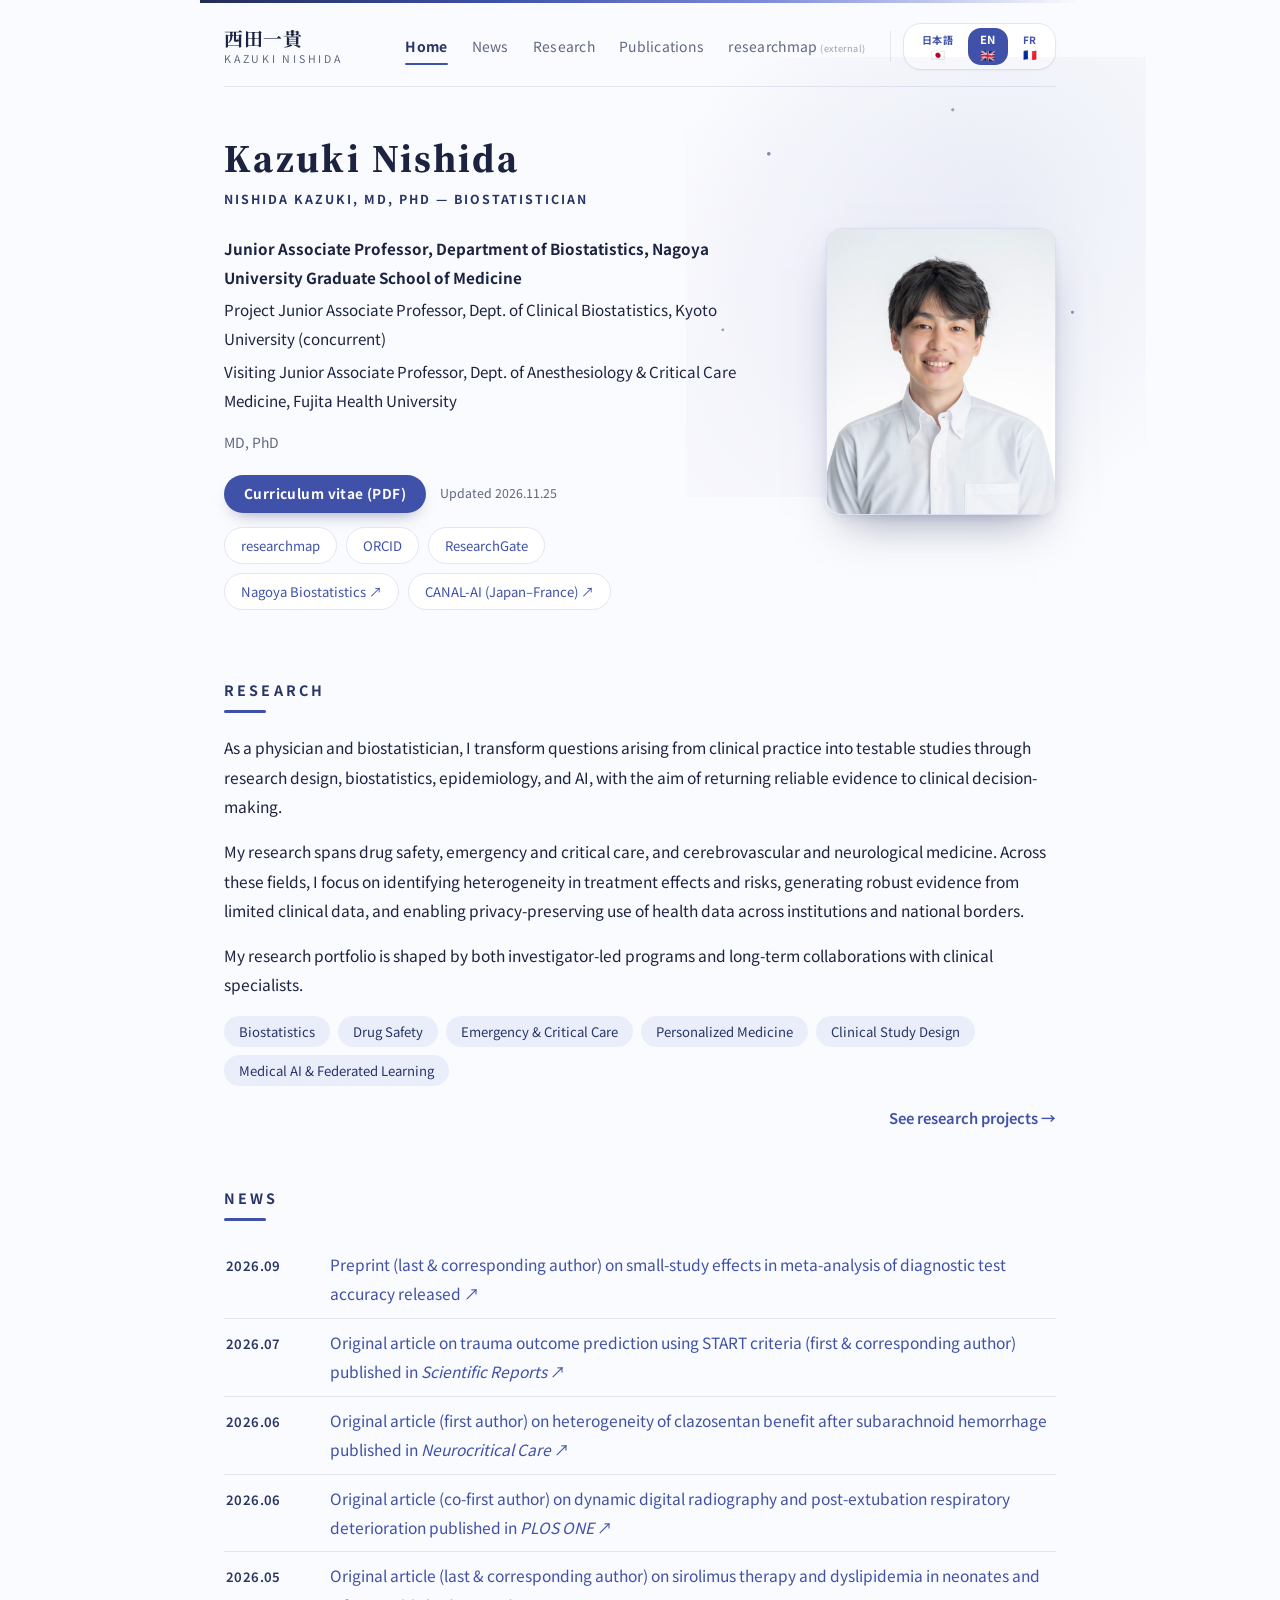
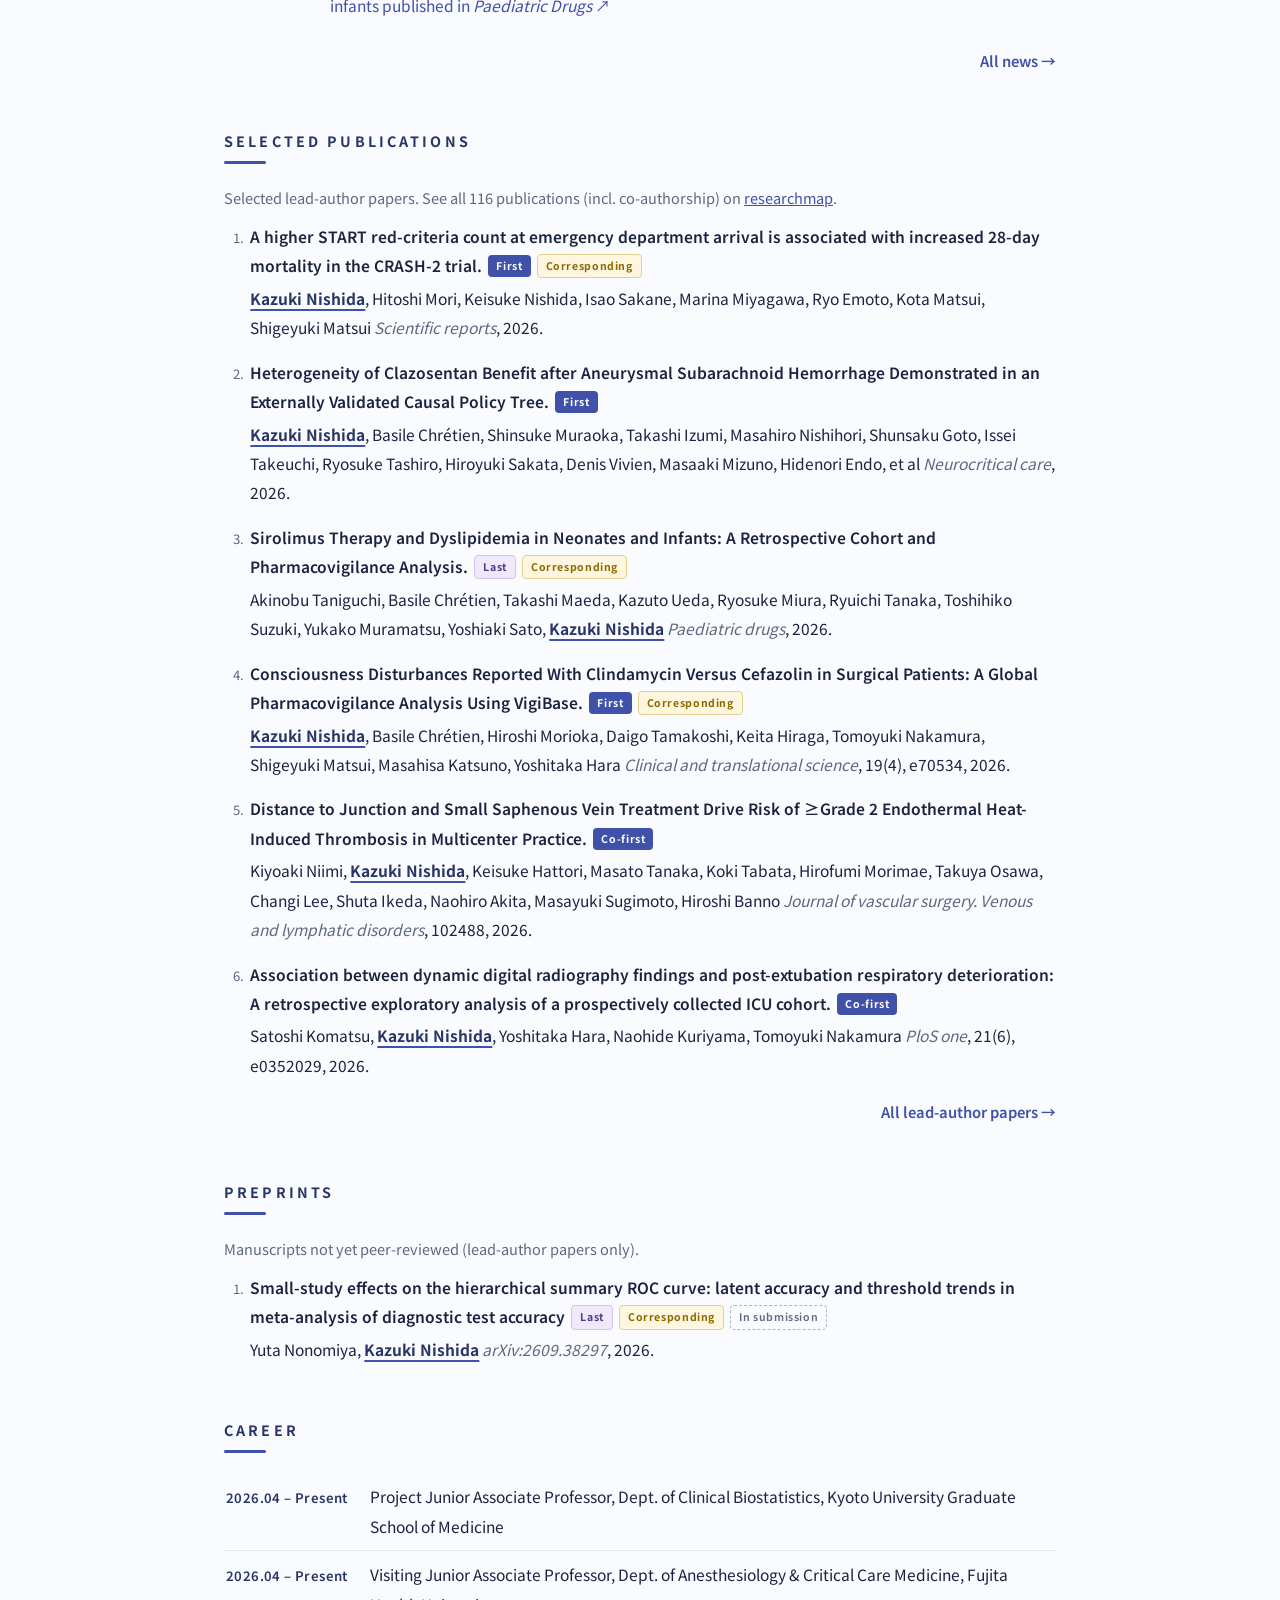
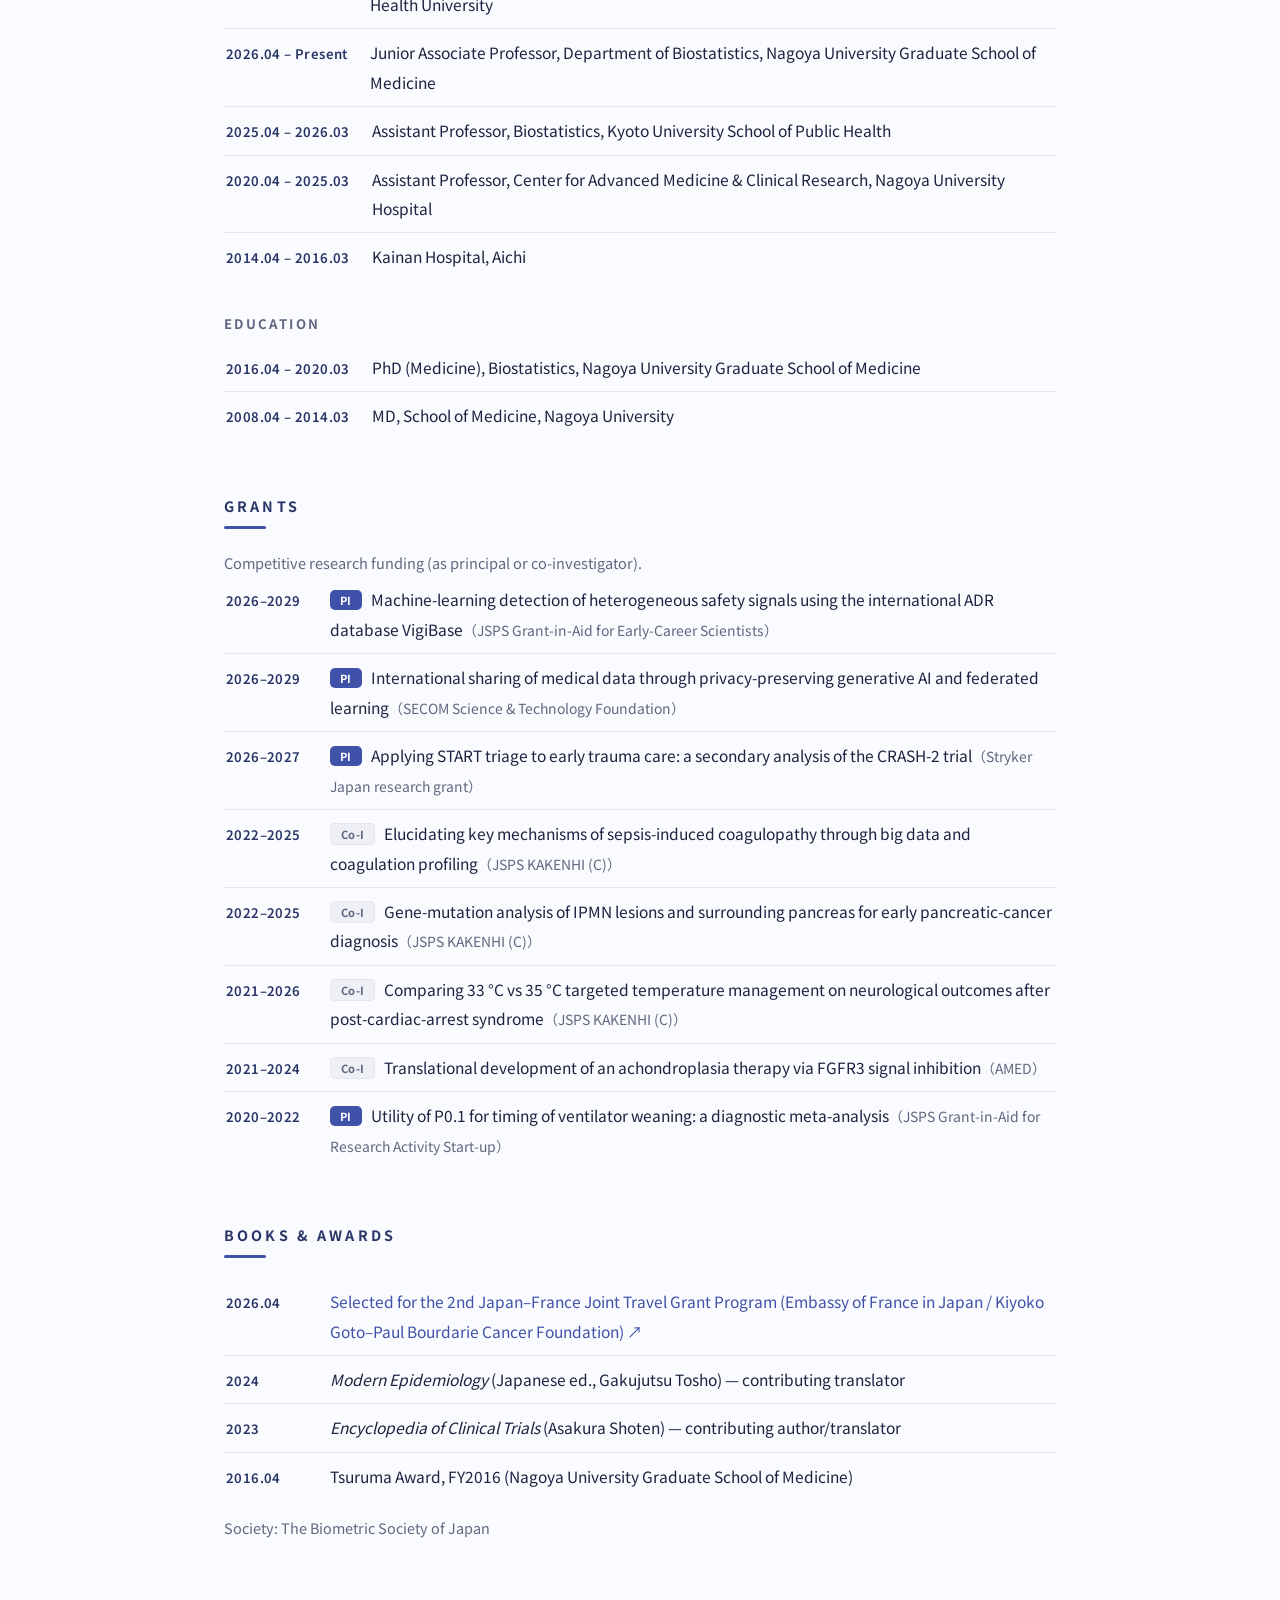
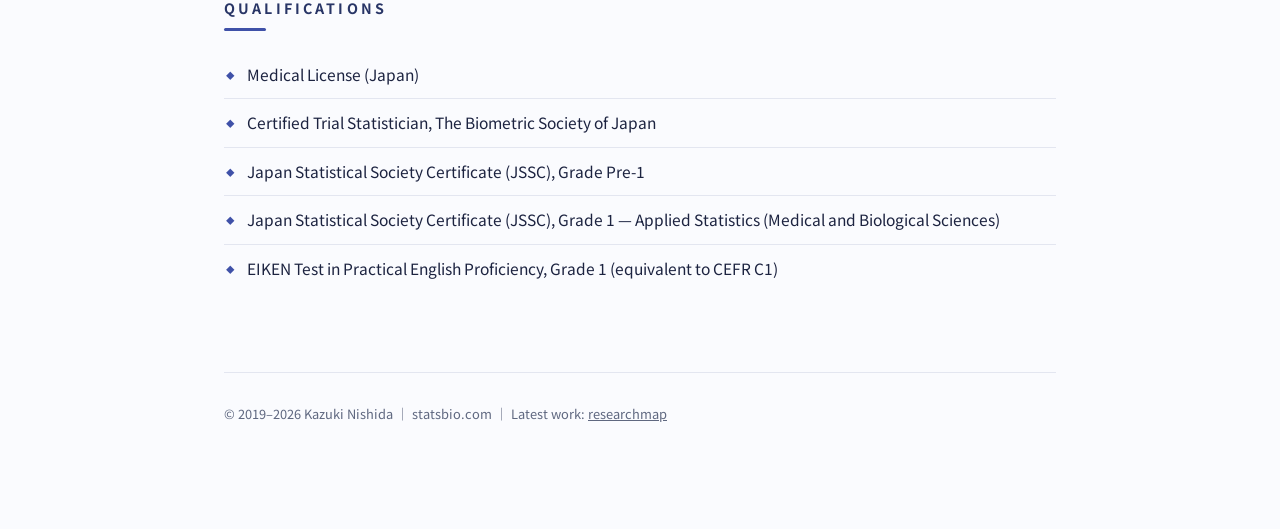
<file: en/index.html>
<!DOCTYPE html>
<html lang="en">
<head>
<meta charset="UTF-8">
<meta name="viewport" content="width=device-width, initial-scale=1">
<link rel="preconnect" href="https://fonts.googleapis.com">
<link rel="preconnect" href="https://fonts.gstatic.com" crossorigin>
<link href="https://fonts.googleapis.com/css2?family=Noto+Sans+JP:wght@400;500;700&family=Noto+Serif+JP:wght@600;700&family=Source+Serif+4:ital,opsz,wght@0,8..60,600;0,8..60,700;1,8..60,600&display=swap" rel="stylesheet">
<link rel="icon" href="data:image/svg+xml,%3Csvg xmlns='http://www.w3.org/2000/svg' viewBox='0 0 64 64'%3E%3Crect width='64' height='64' rx='14' fill='%233f51a8'/%3E%3Ctext x='32' y='43' font-family='Georgia,serif' font-weight='700' font-size='27' fill='white' text-anchor='middle'%3EKN%3C/text%3E%3C/svg%3E">
<link rel="stylesheet" href="../style.css">
<title>Kazuki Nishida — Biostatistics</title>
<link rel="alternate" hreflang="ja" href="https://kazuki-nishida.github.io/index.html">
<link rel="alternate" hreflang="en" href="https://kazuki-nishida.github.io/en/index.html">
<link rel="alternate" hreflang="fr" href="https://kazuki-nishida.github.io/fr/index.html">
<link rel="alternate" hreflang="x-default" href="https://kazuki-nishida.github.io/index.html">
</head>
<body>
<div class="wrap">
<header class="site"><div class="accentbar"></div><div class="brand"><a class="name" href="index.html">西田一貴<span class="en">Kazuki Nishida</span></a><nav class="top"><span class="here">Home</span><a href="news.html">News</a><a href="research.html">Research</a><a href="publications.html">Publications</a><a href="https://researchmap.jp/kazuki-nishida" target="_blank" rel="noopener">researchmap<span class="ext">(external)</span></a><span class="langsw"><a href="../index.html"><span class="ll">日本語</span><span class="lf">🇯🇵</span></a><span class="langcur"><span class="ll">EN</span><span class="lf">🇬🇧</span></span><a href="../fr/index.html"><span class="ll">FR</span><span class="lf">🇫🇷</span></a></span></nav></div></header>

<div class="hero">
  <div class="hero-text">
    <h1>Kazuki Nishida</h1>
    <p class="romaji">NISHIDA Kazuki, MD, PhD — Biostatistician</p>
    <ul class="titles">
<li><span class="org">Junior Associate Professor, Department of Biostatistics, Nagoya University Graduate School of Medicine</span></li>
<li>Project Junior Associate Professor, Dept. of Clinical Biostatistics, Kyoto University (concurrent)</li>
<li>Visiting Junior Associate Professor, Dept. of Anesthesiology & Critical Care Medicine, Fujita Health University</li>
    </ul>
    <p class="degree">MD, PhD</p>
    <p class="cvline"><a class="cvbtn" href="../cv/Kazuki_Nishida_CV.pdf">Curriculum vitae (PDF)</a><span class="cvmeta">Updated <!--cv-updated-->2026.11.25<!--/cv-updated--></span></p>
    <ul class="linkchips"><li><a href="https://researchmap.jp/kazuki-nishida" target="_blank" rel="noopener">researchmap</a></li><li><a href="https://orcid.org/0000-0003-0367-8557" target="_blank" rel="noopener">ORCID</a></li><li><a href="https://www.researchgate.net/profile/Kazuki-Nishida-4" target="_blank" rel="noopener">ResearchGate</a></li></ul>
    <ul class="linkchips"><li><a href="https://nagoya-biostat.jp/" target="_blank" rel="noopener">Nagoya Biostatistics ↗</a></li><li><a href="https://canal-ai.org/" target="_blank" rel="noopener">CANAL-AI (Japan–France) ↗</a></li></ul>
  </div>
  <figure class="portrait"><img src="../photo.jpg" alt="Kazuki Nishida"></figure>
</div>

<section id="research">
  <h2>Research</h2>
  <p>As a physician and biostatistician, I transform questions arising from clinical practice into testable studies through research design, biostatistics, epidemiology, and AI, with the aim of returning reliable evidence to clinical decision-making.</p>
  <p>My research spans drug safety, emergency and critical care, and cerebrovascular and neurological medicine. Across these fields, I focus on identifying heterogeneity in treatment effects and risks, generating robust evidence from limited clinical data, and enabling privacy-preserving use of health data across institutions and national borders.</p>
  <p>My research portfolio is shaped by both investigator-led programs and long-term collaborations with clinical specialists.</p>
  <ul class="keywords"><li>Biostatistics</li><li>Drug Safety</li><li>Emergency &amp; Critical Care</li><li>Personalized Medicine</li><li>Clinical Study Design</li><li>Medical AI &amp; Federated Learning</li></ul>
  <p class="more"><a href="research.html">See research projects →</a></p>
</section>

<section id="news">
  <h2>News</h2>
  <ul class="rows">
<li><span class="when">2026.09</span><span><a href="https://arxiv.org/abs/2609.38297" target="_blank" rel="noopener">Preprint (last &amp; corresponding author) on small-study effects in meta-analysis of diagnostic test accuracy released ↗</a></span></li>
<li><span class="when">2026.07</span><span><a href="https://www.nature.com/articles/s41598-026-62050-z" target="_blank" rel="noopener">Original article on trauma outcome prediction using START criteria (first & corresponding author) published in <em>Scientific Reports</em> ↗</a></span></li>
<li><span class="when">2026.06</span><span><a href="https://link.springer.com/article/10.1007/s12028-026-02573-5" target="_blank" rel="noopener">Original article (first author) on heterogeneity of clazosentan benefit after subarachnoid hemorrhage published in <em>Neurocritical Care</em> ↗</a></span></li>
<li><span class="when">2026.06</span><span><a href="https://pubmed.ncbi.nlm.nih.gov/42329910/" target="_blank" rel="noopener">Original article (co-first author) on dynamic digital radiography and post-extubation respiratory deterioration published in <em>PLOS ONE</em> ↗</a></span></li>
<li><span class="when">2026.05</span><span><a href="https://link.springer.com/article/10.1007/s40272-026-00754-5" target="_blank" rel="noopener">Original article (last & corresponding author) on sirolimus therapy and dyslipidemia in neonates and infants published in <em>Paediatric Drugs</em> ↗</a></span></li>
  </ul>
  <p class="more"><a href="news.html">All news →</a></p>
</section>

<section id="selected">
  <h2>Selected Publications</h2>
  <p class="pubnote">Selected lead-author papers. See all 116 publications (incl. co-authorship) on <a href="https://researchmap.jp/kazuki-nishida" target="_blank" rel="noopener">researchmap</a>.</p>
  <ol class="pubs sel-list">
<li><a class="t" href="https://doi.org/10.1038/s41598-026-62050-z" target="_blank" rel="noopener">A higher START red-criteria count at emergency department arrival is associated with increased 28-day mortality in the CRASH-2 trial.</a><span class="rb first">First</span><span class="rb corr">Corresponding</span><span class="aline"><strong>Kazuki Nishida</strong>, Hitoshi Mori, Keisuke Nishida, Isao Sakane, Marina Miyagawa, Ryo Emoto, Kota Matsui, Shigeyuki Matsui <span class="j">Scientific reports</span>, 2026.</span></li>
<li><a class="t" href="https://doi.org/10.1007/s12028-026-02573-5" target="_blank" rel="noopener">Heterogeneity of Clazosentan Benefit after Aneurysmal Subarachnoid Hemorrhage Demonstrated in an Externally Validated Causal Policy Tree.</a><span class="rb first">First</span><span class="aline"><strong>Kazuki Nishida</strong>, Basile Chrétien, Shinsuke Muraoka, Takashi Izumi, Masahiro Nishihori, Shunsaku Goto, Issei Takeuchi, Ryosuke Tashiro, Hiroyuki Sakata, Denis Vivien, Masaaki Mizuno, Hidenori Endo, et al <span class="j">Neurocritical care</span>, 2026.</span></li>
<li><a class="t" href="https://doi.org/10.1007/s40272-026-00754-5" target="_blank" rel="noopener">Sirolimus Therapy and Dyslipidemia in Neonates and Infants: A Retrospective Cohort and Pharmacovigilance Analysis.</a><span class="rb last">Last</span><span class="rb corr">Corresponding</span><span class="aline">Akinobu Taniguchi, Basile Chrétien, Takashi Maeda, Kazuto Ueda, Ryosuke Miura, Ryuichi Tanaka, Toshihiko Suzuki, Yukako Muramatsu, Yoshiaki Sato, <strong>Kazuki Nishida</strong> <span class="j">Paediatric drugs</span>, 2026.</span></li>
<li><a class="t" href="https://doi.org/10.1111/cts.70534" target="_blank" rel="noopener">Consciousness Disturbances Reported With Clindamycin Versus Cefazolin in Surgical Patients: A Global Pharmacovigilance Analysis Using VigiBase.</a><span class="rb first">First</span><span class="rb corr">Corresponding</span><span class="aline"><strong>Kazuki Nishida</strong>, Basile Chrétien, Hiroshi Morioka, Daigo Tamakoshi, Keita Hiraga, Tomoyuki Nakamura, Shigeyuki Matsui, Masahisa Katsuno, Yoshitaka Hara <span class="j">Clinical and translational science</span>, 19(4), e70534, 2026.</span></li>
<li><a class="t" href="https://doi.org/10.1016/j.jvsv.2026.102488" target="_blank" rel="noopener">Distance to Junction and Small Saphenous Vein Treatment Drive Risk of ≥Grade 2 Endothermal Heat-Induced Thrombosis in Multicenter Practice.</a><span class="rb first">Co-first</span><span class="aline">Kiyoaki Niimi, <strong>Kazuki Nishida</strong>, Keisuke Hattori, Masato Tanaka, Koki Tabata, Hirofumi Morimae, Takuya Osawa, Changi Lee, Shuta Ikeda, Naohiro Akita, Masayuki Sugimoto, Hiroshi Banno <span class="j">Journal of vascular surgery. Venous and lymphatic disorders</span>, 102488, 2026.</span></li>
<li><a class="t" href="https://doi.org/10.1371/journal.pone.0352029" target="_blank" rel="noopener">Association between dynamic digital radiography findings and post-extubation respiratory deterioration: A retrospective exploratory analysis of a prospectively collected ICU cohort.</a><span class="rb first">Co-first</span><span class="aline">Satoshi Komatsu, <strong>Kazuki Nishida</strong>, Yoshitaka Hara, Naohide Kuriyama, Tomoyuki Nakamura <span class="j">PloS one</span>, 21(6), e0352029, 2026.</span></li>
  </ol>
  <p class="more"><a href="publications.html">All lead-author papers →</a></p>
</section>

<section id="preprints">
  <h2>Preprints</h2>
  <p class="pubnote">Manuscripts not yet peer-reviewed (lead-author papers only).</p>
  <ol class="pubs sel-list">
<li><a class="t" href="https://arxiv.org/abs/2609.38297" target="_blank" rel="noopener">Small-study effects on the hierarchical summary ROC curve: latent accuracy and threshold trends in meta-analysis of diagnostic test accuracy</a><span class="rb last">Last</span><span class="rb corr">Corresponding</span><span class="rb pre">In submission</span><span class="aline">Yuta Nonomiya, <strong>Kazuki Nishida</strong> <span class="j">arXiv:2609.38297</span>, 2026.</span></li>
  </ol>
</section>

<section id="career">
  <h2>Career</h2>
  <ul class="rows">
<li><span class="when">2026.04 – Present</span><span>Project Junior Associate Professor, Dept. of Clinical Biostatistics, Kyoto University Graduate School of Medicine</span></li>
<li><span class="when">2026.04 – Present</span><span>Visiting Junior Associate Professor, Dept. of Anesthesiology &amp; Critical Care Medicine, Fujita Health University</span></li>
<li><span class="when">2026.04 – Present</span><span>Junior Associate Professor, Department of Biostatistics, Nagoya University Graduate School of Medicine</span></li>
<li><span class="when">2025.04 – 2026.03</span><span>Assistant Professor, Biostatistics, Kyoto University School of Public Health</span></li>
<li><span class="when">2020.04 – 2025.03</span><span>Assistant Professor, Center for Advanced Medicine &amp; Clinical Research, Nagoya University Hospital</span></li>
<li><span class="when">2014.04 – 2016.03</span><span>Kainan Hospital, Aichi</span></li>
  </ul>
  <h3 class="sub">Education</h3>
  <ul class="rows">
<li><span class="when">2016.04 – 2020.03</span><span>PhD (Medicine), Biostatistics, Nagoya University Graduate School of Medicine</span></li>
<li><span class="when">2008.04 – 2014.03</span><span>MD, School of Medicine, Nagoya University</span></li>
  </ul>
</section>

<section id="grants">
  <h2>Grants</h2>
  <p class="pubnote">Competitive research funding (as principal or co-investigator).</p>
  <ul class="rows">
<li><span class="when">2026–2029</span><span><span class="rtag pi">PI</span>Machine-learning detection of heterogeneous safety signals using the international ADR database VigiBase<span class="funder">（JSPS Grant-in-Aid for Early-Career Scientists）</span></span></li>
<li><span class="when">2026–2029</span><span><span class="rtag pi">PI</span>International sharing of medical data through privacy-preserving generative AI and federated learning<span class="funder">（SECOM Science &amp; Technology Foundation）</span></span></li>
<li><span class="when">2026–2027</span><span><span class="rtag pi">PI</span>Applying START triage to early trauma care: a secondary analysis of the CRASH-2 trial<span class="funder">（Stryker Japan research grant）</span></span></li>
<li><span class="when">2022–2025</span><span><span class="rtag co">Co-I</span>Elucidating key mechanisms of sepsis-induced coagulopathy through big data and coagulation profiling<span class="funder">（JSPS KAKENHI (C)）</span></span></li>
<li><span class="when">2022–2025</span><span><span class="rtag co">Co-I</span>Gene-mutation analysis of IPMN lesions and surrounding pancreas for early pancreatic-cancer diagnosis<span class="funder">（JSPS KAKENHI (C)）</span></span></li>
<li><span class="when">2021–2026</span><span><span class="rtag co">Co-I</span>Comparing 33 °C vs 35 °C targeted temperature management on neurological outcomes after post-cardiac-arrest syndrome<span class="funder">（JSPS KAKENHI (C)）</span></span></li>
<li><span class="when">2021–2024</span><span><span class="rtag co">Co-I</span>Translational development of an achondroplasia therapy via FGFR3 signal inhibition<span class="funder">（AMED）</span></span></li>
<li><span class="when">2020–2022</span><span><span class="rtag pi">PI</span>Utility of P0.1 for timing of ventilator weaning: a diagnostic meta-analysis<span class="funder">（JSPS Grant-in-Aid for Research Activity Start-up）</span></span></li>
  </ul>
</section>

<section id="etc">
  <h2>Books &amp; Awards</h2>
  <ul class="rows">
<li><span class="when">2026.04</span><span><a href="https://kiyoko-foundation.or.jp/en/news/jointgrantprogramlaureate2026/" target="_blank" rel="noopener">Selected for the 2nd Japan–France Joint Travel Grant Program (Embassy of France in Japan / Kiyoko Goto–Paul Bourdarie Cancer Foundation) ↗</a></span></li>
<li><span class="when">2024</span><span><i>Modern Epidemiology</i> (Japanese ed., Gakujutsu Tosho) — contributing translator</span></li>
<li><span class="when">2023</span><span><i>Encyclopedia of Clinical Trials</i> (Asakura Shoten) — contributing author/translator</span></li>
<li><span class="when">2016.04</span><span>Tsuruma Award, FY2016 (Nagoya University Graduate School of Medicine)</span></li>
  </ul>
  <p class="member">Society: The Biometric Society of Japan</p>
</section>

<section id="quals">
  <h2>Qualifications</h2>
  <ul class="quals">
<li>Medical License (Japan)</li>
<li>Certified Trial Statistician, The Biometric Society of Japan</li>
<li>Japan Statistical Society Certificate (JSSC), Grade Pre-1</li>
<li>Japan Statistical Society Certificate (JSSC), Grade 1 — Applied Statistics (Medical and Biological Sciences)</li>
<li>EIKEN Test in Practical English Proficiency, Grade 1 (equivalent to CEFR C1)</li>
  </ul>
</section>

<footer class="site"><p>© 2019–2026 Kazuki Nishida ｜ statsbio.com ｜ Latest work: <a href="https://researchmap.jp/kazuki-nishida" target="_blank" rel="noopener">researchmap</a></p></footer>
</div>
</body>
</html>
</file>
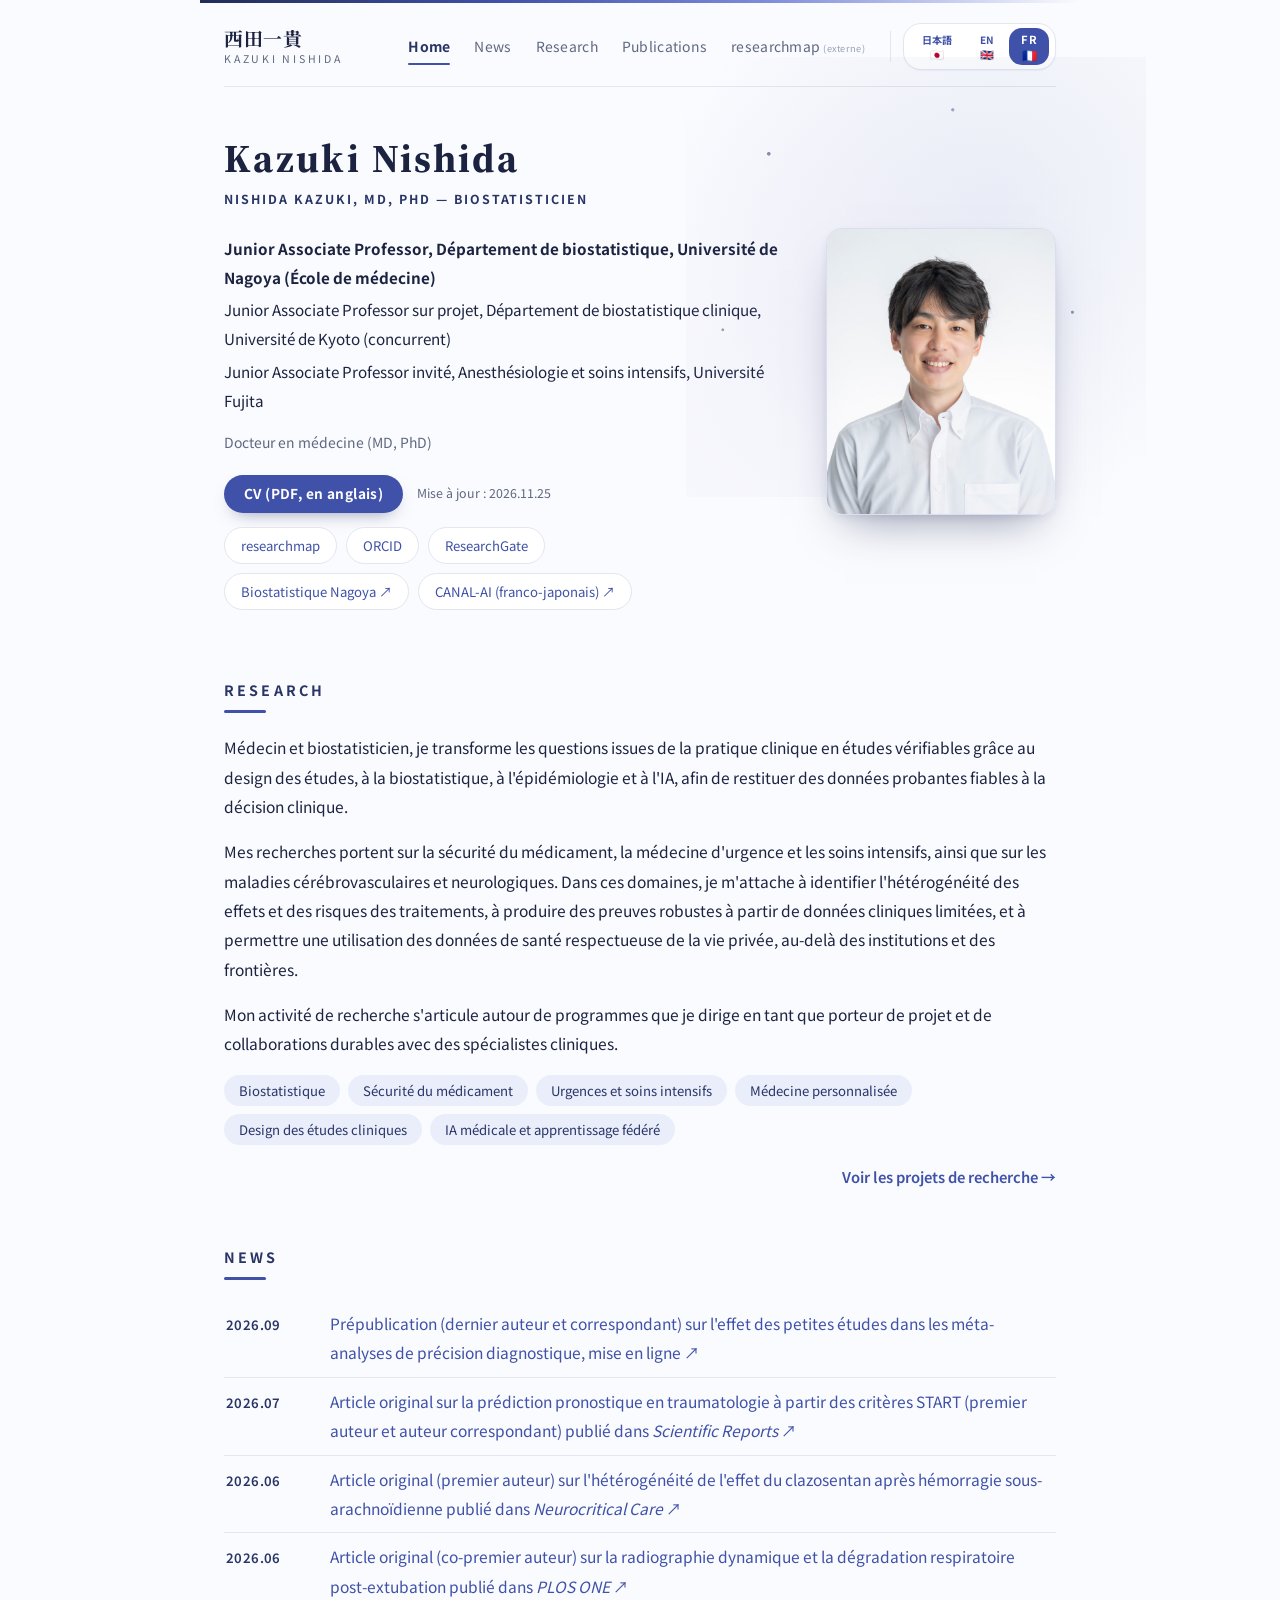
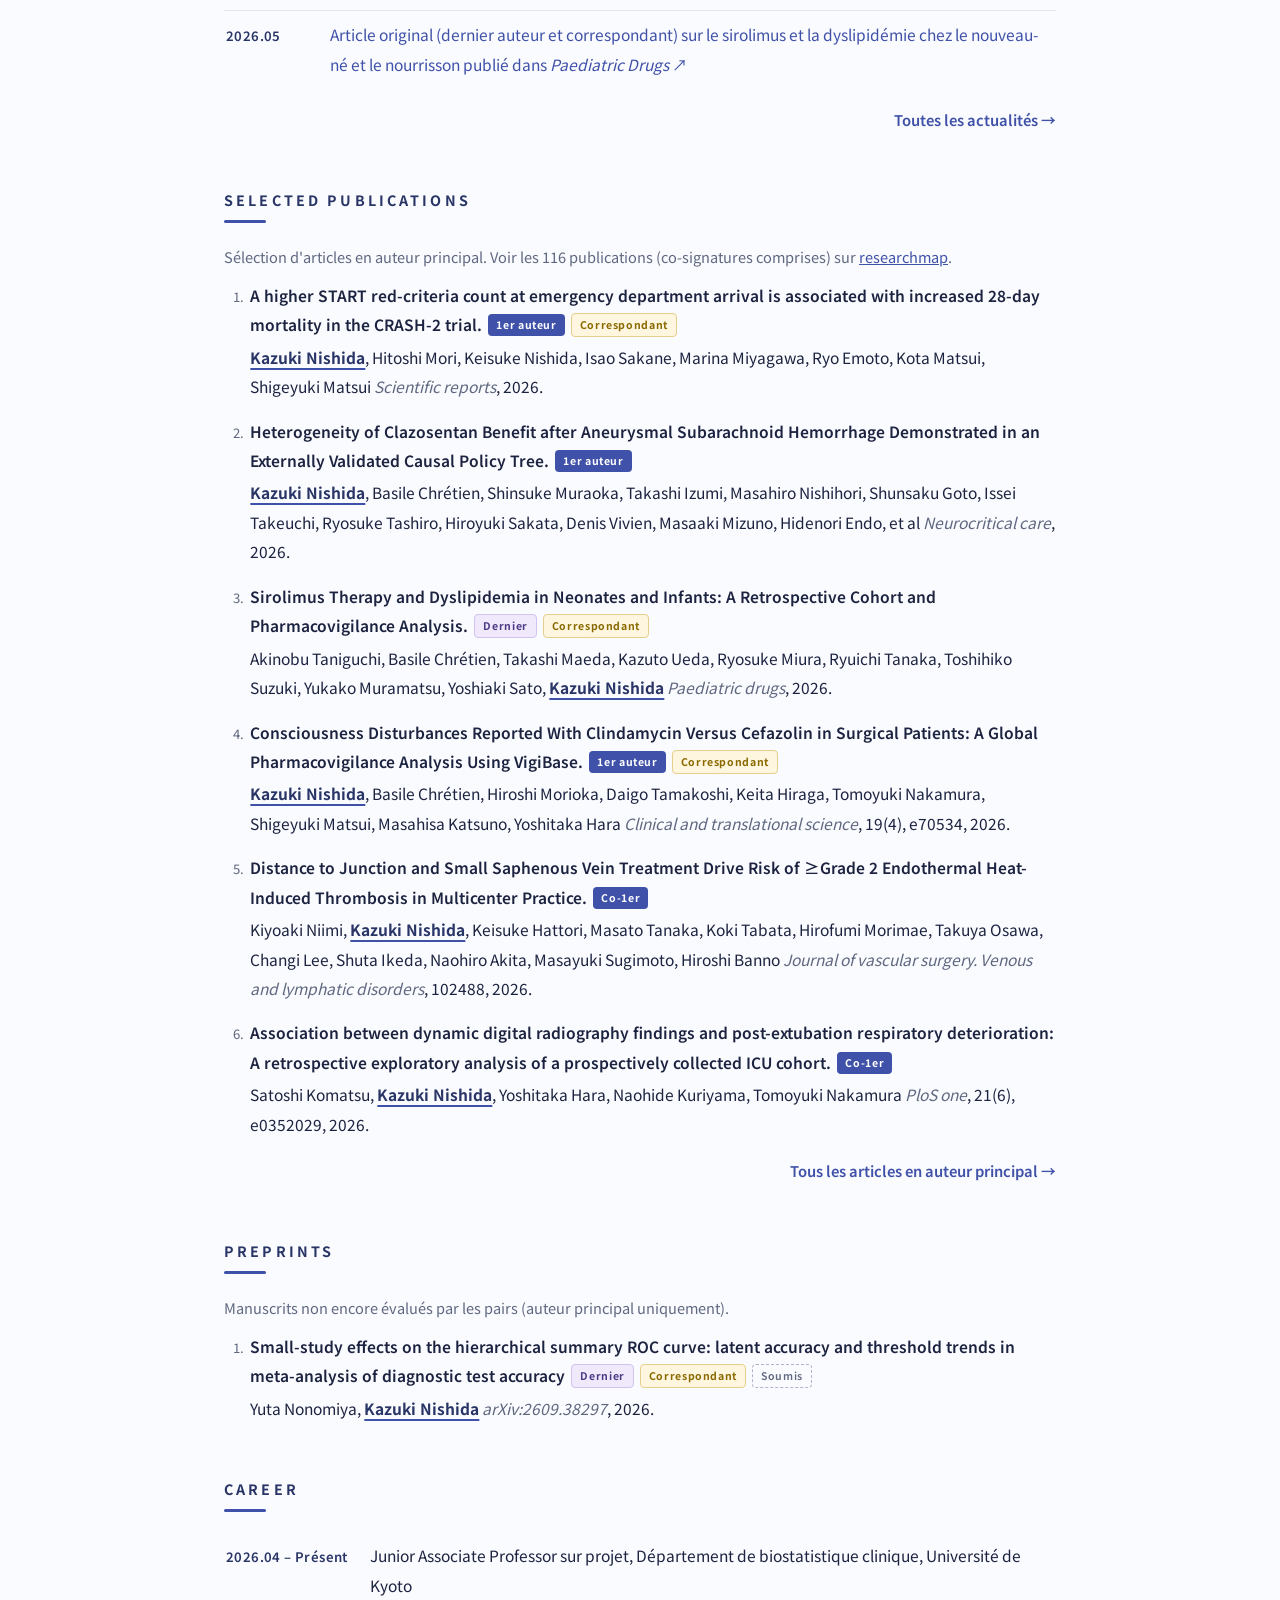
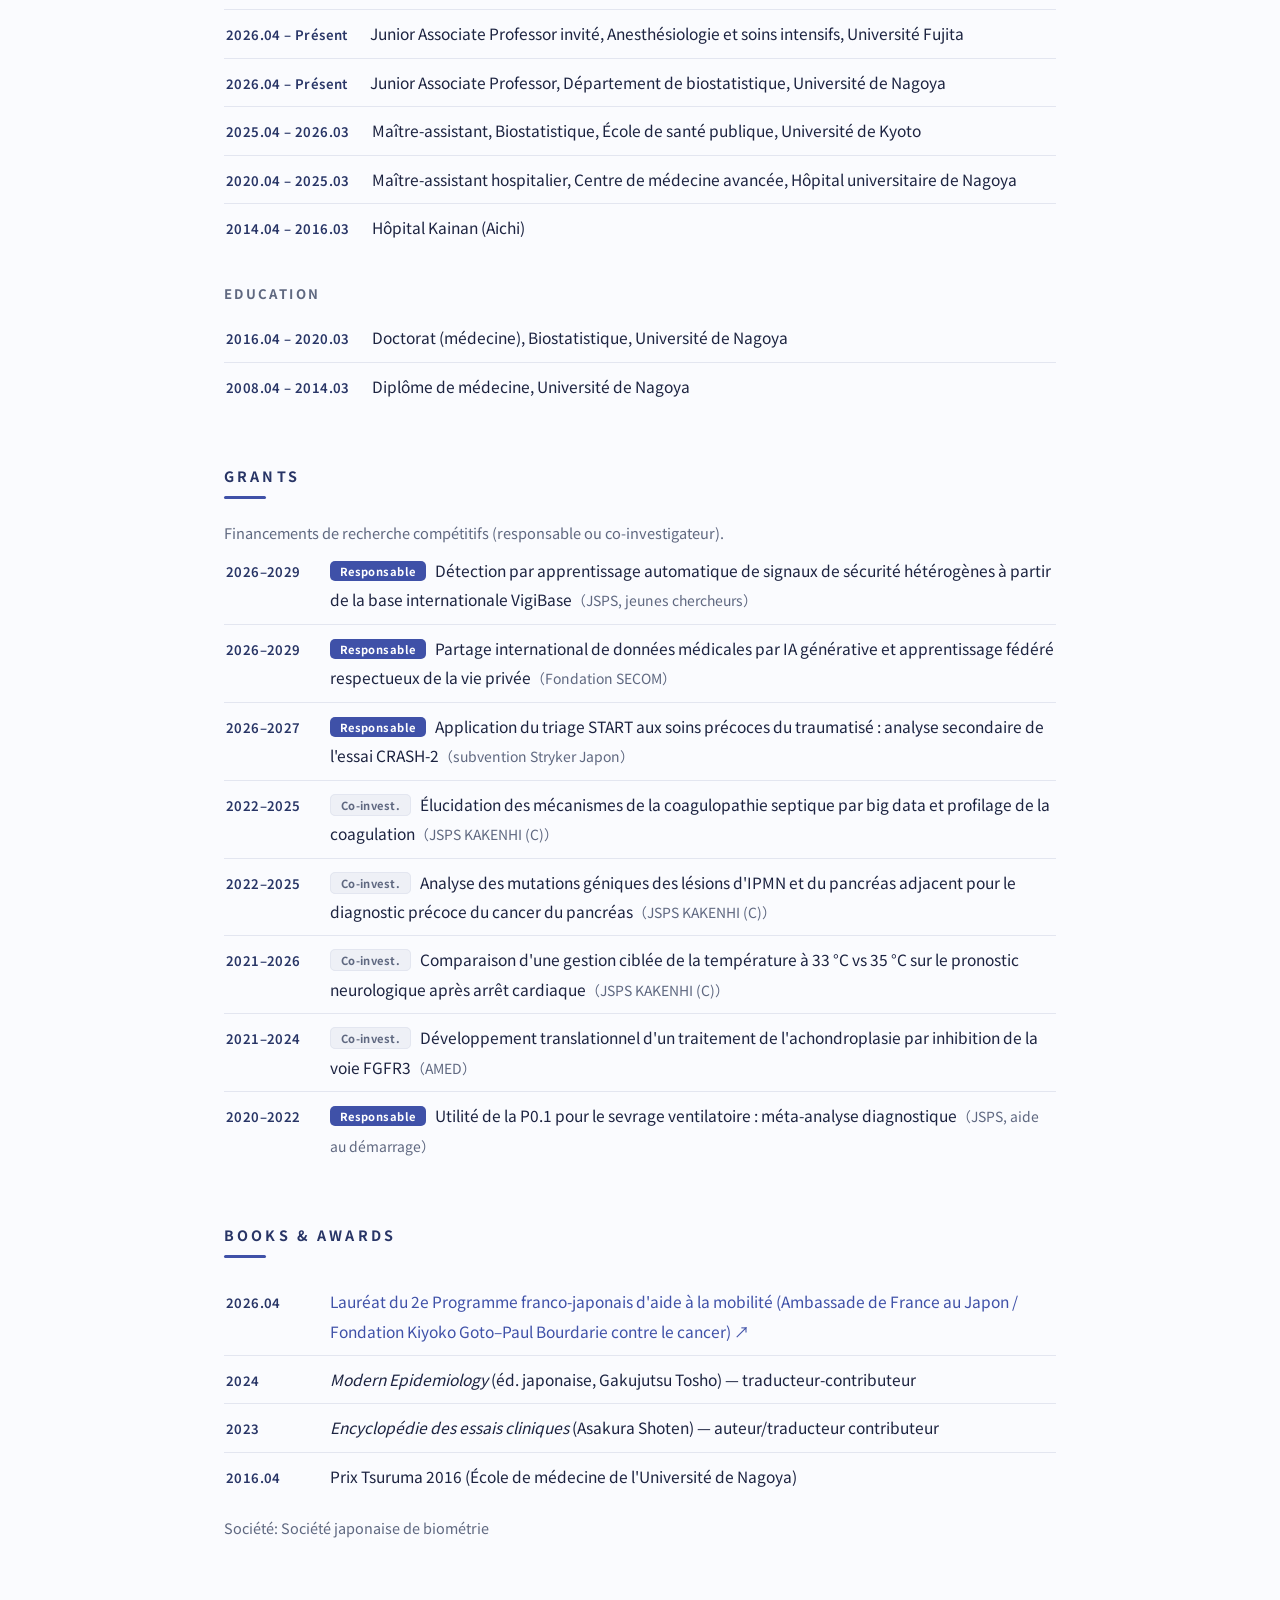
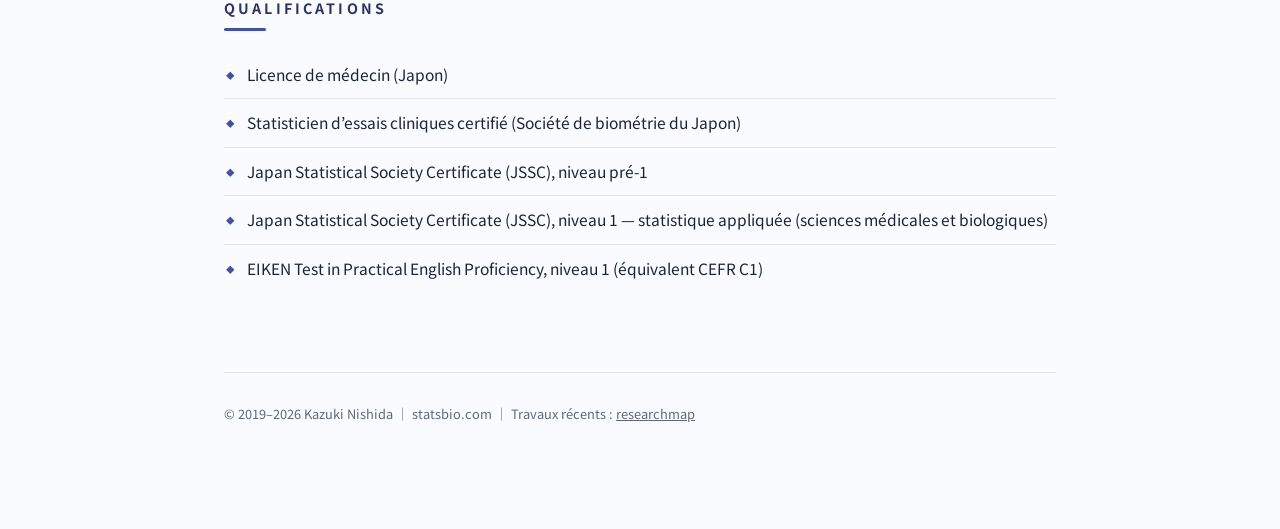
<file: fr/index.html>
<!DOCTYPE html>
<html lang="fr">
<head>
<meta charset="UTF-8">
<meta name="viewport" content="width=device-width, initial-scale=1">
<link rel="preconnect" href="https://fonts.googleapis.com">
<link rel="preconnect" href="https://fonts.gstatic.com" crossorigin>
<link href="https://fonts.googleapis.com/css2?family=Noto+Sans+JP:wght@400;500;700&family=Noto+Serif+JP:wght@600;700&family=Source+Serif+4:ital,opsz,wght@0,8..60,600;0,8..60,700;1,8..60,600&display=swap" rel="stylesheet">
<link rel="icon" href="data:image/svg+xml,%3Csvg xmlns='http://www.w3.org/2000/svg' viewBox='0 0 64 64'%3E%3Crect width='64' height='64' rx='14' fill='%233f51a8'/%3E%3Ctext x='32' y='43' font-family='Georgia,serif' font-weight='700' font-size='27' fill='white' text-anchor='middle'%3EKN%3C/text%3E%3C/svg%3E">
<link rel="stylesheet" href="../style.css">
<title>Kazuki Nishida — Biostatistics</title>
<link rel="alternate" hreflang="ja" href="https://kazuki-nishida.github.io/index.html">
<link rel="alternate" hreflang="en" href="https://kazuki-nishida.github.io/en/index.html">
<link rel="alternate" hreflang="fr" href="https://kazuki-nishida.github.io/fr/index.html">
<link rel="alternate" hreflang="x-default" href="https://kazuki-nishida.github.io/index.html">
</head>
<body>
<div class="wrap">
<header class="site"><div class="accentbar"></div><div class="brand"><a class="name" href="index.html">西田一貴<span class="en">Kazuki Nishida</span></a><nav class="top"><span class="here">Home</span><a href="news.html">News</a><a href="research.html">Research</a><a href="publications.html">Publications</a><a href="https://researchmap.jp/kazuki-nishida" target="_blank" rel="noopener">researchmap<span class="ext">(externe)</span></a><span class="langsw"><a href="../index.html"><span class="ll">日本語</span><span class="lf">🇯🇵</span></a><a href="../en/index.html"><span class="ll">EN</span><span class="lf">🇬🇧</span></a><span class="langcur"><span class="ll">FR</span><span class="lf">🇫🇷</span></span></span></nav></div></header>

<div class="hero">
  <div class="hero-text">
    <h1>Kazuki Nishida</h1>
    <p class="romaji">NISHIDA Kazuki, MD, PhD — Biostatisticien</p>
    <ul class="titles">
<li><span class="org">Junior Associate Professor, Département de biostatistique, Université de Nagoya (École de médecine)</span></li>
<li>Junior Associate Professor sur projet, Département de biostatistique clinique, Université de Kyoto (concurrent)</li>
<li>Junior Associate Professor invité, Anesthésiologie et soins intensifs, Université Fujita</li>
    </ul>
    <p class="degree">Docteur en médecine (MD, PhD)</p>
    <p class="cvline"><a class="cvbtn" href="../cv/Kazuki_Nishida_CV.pdf">CV (PDF, en anglais)</a><span class="cvmeta">Mise à jour : <!--cv-updated-->2026.11.25<!--/cv-updated--></span></p>
    <ul class="linkchips"><li><a href="https://researchmap.jp/kazuki-nishida" target="_blank" rel="noopener">researchmap</a></li><li><a href="https://orcid.org/0000-0003-0367-8557" target="_blank" rel="noopener">ORCID</a></li><li><a href="https://www.researchgate.net/profile/Kazuki-Nishida-4" target="_blank" rel="noopener">ResearchGate</a></li></ul>
    <ul class="linkchips"><li><a href="https://nagoya-biostat.jp/" target="_blank" rel="noopener">Biostatistique Nagoya ↗</a></li><li><a href="https://canal-ai.org/" target="_blank" rel="noopener">CANAL-AI (franco-japonais) ↗</a></li></ul>
  </div>
  <figure class="portrait"><img src="../photo.jpg" alt="Kazuki Nishida"></figure>
</div>

<section id="research">
  <h2>Research</h2>
  <p>Médecin et biostatisticien, je transforme les questions issues de la pratique clinique en études vérifiables grâce au design des études, à la biostatistique, à l'épidémiologie et à l'IA, afin de restituer des données probantes fiables à la décision clinique.</p>
  <p>Mes recherches portent sur la sécurité du médicament, la médecine d'urgence et les soins intensifs, ainsi que sur les maladies cérébrovasculaires et neurologiques. Dans ces domaines, je m'attache à identifier l'hétérogénéité des effets et des risques des traitements, à produire des preuves robustes à partir de données cliniques limitées, et à permettre une utilisation des données de santé respectueuse de la vie privée, au-delà des institutions et des frontières.</p>
  <p>Mon activité de recherche s'articule autour de programmes que je dirige en tant que porteur de projet et de collaborations durables avec des spécialistes cliniques.</p>
  <ul class="keywords"><li>Biostatistique</li><li>Sécurité du médicament</li><li>Urgences et soins intensifs</li><li>Médecine personnalisée</li><li>Design des études cliniques</li><li>IA médicale et apprentissage fédéré</li></ul>
  <p class="more"><a href="research.html">Voir les projets de recherche →</a></p>
</section>

<section id="news">
  <h2>News</h2>
  <ul class="rows">
<li><span class="when">2026.09</span><span><a href="https://arxiv.org/abs/2609.38297" target="_blank" rel="noopener">Prépublication (dernier auteur et correspondant) sur l'effet des petites études dans les méta-analyses de précision diagnostique, mise en ligne ↗</a></span></li>
<li><span class="when">2026.07</span><span><a href="https://www.nature.com/articles/s41598-026-62050-z" target="_blank" rel="noopener">Article original sur la prédiction pronostique en traumatologie à partir des critères START (premier auteur et auteur correspondant) publié dans <em>Scientific Reports</em> ↗</a></span></li>
<li><span class="when">2026.06</span><span><a href="https://link.springer.com/article/10.1007/s12028-026-02573-5" target="_blank" rel="noopener">Article original (premier auteur) sur l'hétérogénéité de l'effet du clazosentan après hémorragie sous-arachnoïdienne publié dans <em>Neurocritical Care</em> ↗</a></span></li>
<li><span class="when">2026.06</span><span><a href="https://pubmed.ncbi.nlm.nih.gov/42329910/" target="_blank" rel="noopener">Article original (co-premier auteur) sur la radiographie dynamique et la dégradation respiratoire post-extubation publié dans <em>PLOS ONE</em> ↗</a></span></li>
<li><span class="when">2026.05</span><span><a href="https://link.springer.com/article/10.1007/s40272-026-00754-5" target="_blank" rel="noopener">Article original (dernier auteur et correspondant) sur le sirolimus et la dyslipidémie chez le nouveau-né et le nourrisson publié dans <em>Paediatric Drugs</em> ↗</a></span></li>
  </ul>
  <p class="more"><a href="news.html">Toutes les actualités →</a></p>
</section>

<section id="selected">
  <h2>Selected Publications</h2>
  <p class="pubnote">Sélection d'articles en auteur principal. Voir les 116 publications (co-signatures comprises) sur <a href="https://researchmap.jp/kazuki-nishida" target="_blank" rel="noopener">researchmap</a>.</p>
  <ol class="pubs sel-list">
<li><a class="t" href="https://doi.org/10.1038/s41598-026-62050-z" target="_blank" rel="noopener">A higher START red-criteria count at emergency department arrival is associated with increased 28-day mortality in the CRASH-2 trial.</a><span class="rb first">1er auteur</span><span class="rb corr">Correspondant</span><span class="aline"><strong>Kazuki Nishida</strong>, Hitoshi Mori, Keisuke Nishida, Isao Sakane, Marina Miyagawa, Ryo Emoto, Kota Matsui, Shigeyuki Matsui <span class="j">Scientific reports</span>, 2026.</span></li>
<li><a class="t" href="https://doi.org/10.1007/s12028-026-02573-5" target="_blank" rel="noopener">Heterogeneity of Clazosentan Benefit after Aneurysmal Subarachnoid Hemorrhage Demonstrated in an Externally Validated Causal Policy Tree.</a><span class="rb first">1er auteur</span><span class="aline"><strong>Kazuki Nishida</strong>, Basile Chrétien, Shinsuke Muraoka, Takashi Izumi, Masahiro Nishihori, Shunsaku Goto, Issei Takeuchi, Ryosuke Tashiro, Hiroyuki Sakata, Denis Vivien, Masaaki Mizuno, Hidenori Endo, et al <span class="j">Neurocritical care</span>, 2026.</span></li>
<li><a class="t" href="https://doi.org/10.1007/s40272-026-00754-5" target="_blank" rel="noopener">Sirolimus Therapy and Dyslipidemia in Neonates and Infants: A Retrospective Cohort and Pharmacovigilance Analysis.</a><span class="rb last">Dernier</span><span class="rb corr">Correspondant</span><span class="aline">Akinobu Taniguchi, Basile Chrétien, Takashi Maeda, Kazuto Ueda, Ryosuke Miura, Ryuichi Tanaka, Toshihiko Suzuki, Yukako Muramatsu, Yoshiaki Sato, <strong>Kazuki Nishida</strong> <span class="j">Paediatric drugs</span>, 2026.</span></li>
<li><a class="t" href="https://doi.org/10.1111/cts.70534" target="_blank" rel="noopener">Consciousness Disturbances Reported With Clindamycin Versus Cefazolin in Surgical Patients: A Global Pharmacovigilance Analysis Using VigiBase.</a><span class="rb first">1er auteur</span><span class="rb corr">Correspondant</span><span class="aline"><strong>Kazuki Nishida</strong>, Basile Chrétien, Hiroshi Morioka, Daigo Tamakoshi, Keita Hiraga, Tomoyuki Nakamura, Shigeyuki Matsui, Masahisa Katsuno, Yoshitaka Hara <span class="j">Clinical and translational science</span>, 19(4), e70534, 2026.</span></li>
<li><a class="t" href="https://doi.org/10.1016/j.jvsv.2026.102488" target="_blank" rel="noopener">Distance to Junction and Small Saphenous Vein Treatment Drive Risk of ≥Grade 2 Endothermal Heat-Induced Thrombosis in Multicenter Practice.</a><span class="rb first">Co-1er</span><span class="aline">Kiyoaki Niimi, <strong>Kazuki Nishida</strong>, Keisuke Hattori, Masato Tanaka, Koki Tabata, Hirofumi Morimae, Takuya Osawa, Changi Lee, Shuta Ikeda, Naohiro Akita, Masayuki Sugimoto, Hiroshi Banno <span class="j">Journal of vascular surgery. Venous and lymphatic disorders</span>, 102488, 2026.</span></li>
<li><a class="t" href="https://doi.org/10.1371/journal.pone.0352029" target="_blank" rel="noopener">Association between dynamic digital radiography findings and post-extubation respiratory deterioration: A retrospective exploratory analysis of a prospectively collected ICU cohort.</a><span class="rb first">Co-1er</span><span class="aline">Satoshi Komatsu, <strong>Kazuki Nishida</strong>, Yoshitaka Hara, Naohide Kuriyama, Tomoyuki Nakamura <span class="j">PloS one</span>, 21(6), e0352029, 2026.</span></li>
  </ol>
  <p class="more"><a href="publications.html">Tous les articles en auteur principal →</a></p>
</section>

<section id="preprints">
  <h2>Preprints</h2>
  <p class="pubnote">Manuscrits non encore évalués par les pairs (auteur principal uniquement).</p>
  <ol class="pubs sel-list">
<li><a class="t" href="https://arxiv.org/abs/2609.38297" target="_blank" rel="noopener">Small-study effects on the hierarchical summary ROC curve: latent accuracy and threshold trends in meta-analysis of diagnostic test accuracy</a><span class="rb last">Dernier</span><span class="rb corr">Correspondant</span><span class="rb pre">Soumis</span><span class="aline">Yuta Nonomiya, <strong>Kazuki Nishida</strong> <span class="j">arXiv:2609.38297</span>, 2026.</span></li>
  </ol>
</section>

<section id="career">
  <h2>Career</h2>
  <ul class="rows">
<li><span class="when">2026.04 – Présent</span><span>Junior Associate Professor sur projet, Département de biostatistique clinique, Université de Kyoto</span></li>
<li><span class="when">2026.04 – Présent</span><span>Junior Associate Professor invité, Anesthésiologie et soins intensifs, Université Fujita</span></li>
<li><span class="when">2026.04 – Présent</span><span>Junior Associate Professor, Département de biostatistique, Université de Nagoya</span></li>
<li><span class="when">2025.04 – 2026.03</span><span>Maître-assistant, Biostatistique, École de santé publique, Université de Kyoto</span></li>
<li><span class="when">2020.04 – 2025.03</span><span>Maître-assistant hospitalier, Centre de médecine avancée, Hôpital universitaire de Nagoya</span></li>
<li><span class="when">2014.04 – 2016.03</span><span>Hôpital Kainan (Aichi)</span></li>
  </ul>
  <h3 class="sub">Education</h3>
  <ul class="rows">
<li><span class="when">2016.04 – 2020.03</span><span>Doctorat (médecine), Biostatistique, Université de Nagoya</span></li>
<li><span class="when">2008.04 – 2014.03</span><span>Diplôme de médecine, Université de Nagoya</span></li>
  </ul>
</section>

<section id="grants">
  <h2>Grants</h2>
  <p class="pubnote">Financements de recherche compétitifs (responsable ou co-investigateur).</p>
  <ul class="rows">
<li><span class="when">2026–2029</span><span><span class="rtag pi">Responsable</span>Détection par apprentissage automatique de signaux de sécurité hétérogènes à partir de la base internationale VigiBase<span class="funder">（JSPS, jeunes chercheurs）</span></span></li>
<li><span class="when">2026–2029</span><span><span class="rtag pi">Responsable</span>Partage international de données médicales par IA générative et apprentissage fédéré respectueux de la vie privée<span class="funder">（Fondation SECOM）</span></span></li>
<li><span class="when">2026–2027</span><span><span class="rtag pi">Responsable</span>Application du triage START aux soins précoces du traumatisé : analyse secondaire de l&#x27;essai CRASH-2<span class="funder">（subvention Stryker Japon）</span></span></li>
<li><span class="when">2022–2025</span><span><span class="rtag co">Co-invest.</span>Élucidation des mécanismes de la coagulopathie septique par big data et profilage de la coagulation<span class="funder">（JSPS KAKENHI (C)）</span></span></li>
<li><span class="when">2022–2025</span><span><span class="rtag co">Co-invest.</span>Analyse des mutations géniques des lésions d&#x27;IPMN et du pancréas adjacent pour le diagnostic précoce du cancer du pancréas<span class="funder">（JSPS KAKENHI (C)）</span></span></li>
<li><span class="when">2021–2026</span><span><span class="rtag co">Co-invest.</span>Comparaison d&#x27;une gestion ciblée de la température à 33 °C vs 35 °C sur le pronostic neurologique après arrêt cardiaque<span class="funder">（JSPS KAKENHI (C)）</span></span></li>
<li><span class="when">2021–2024</span><span><span class="rtag co">Co-invest.</span>Développement translationnel d&#x27;un traitement de l&#x27;achondroplasie par inhibition de la voie FGFR3<span class="funder">（AMED）</span></span></li>
<li><span class="when">2020–2022</span><span><span class="rtag pi">Responsable</span>Utilité de la P0.1 pour le sevrage ventilatoire : méta-analyse diagnostique<span class="funder">（JSPS, aide au démarrage）</span></span></li>
  </ul>
</section>

<section id="etc">
  <h2>Books &amp; Awards</h2>
  <ul class="rows">
<li><span class="when">2026.04</span><span><a href="https://kiyoko-foundation.or.jp/fr/news/jointgrantprogramlaureate2026/" target="_blank" rel="noopener">Lauréat du 2e Programme franco-japonais d&#x27;aide à la mobilité (Ambassade de France au Japon / Fondation Kiyoko Goto–Paul Bourdarie contre le cancer) ↗</a></span></li>
<li><span class="when">2024</span><span><i>Modern Epidemiology</i> (éd. japonaise, Gakujutsu Tosho) — traducteur-contributeur</span></li>
<li><span class="when">2023</span><span><i>Encyclopédie des essais cliniques</i> (Asakura Shoten) — auteur/traducteur contributeur</span></li>
<li><span class="when">2016.04</span><span>Prix Tsuruma 2016 (École de médecine de l&#x27;Université de Nagoya)</span></li>
  </ul>
  <p class="member">Société: Société japonaise de biométrie</p>
</section>

<section id="quals">
  <h2>Qualifications</h2>
  <ul class="quals">
<li>Licence de médecin (Japon)</li>
<li>Statisticien d’essais cliniques certifié (Société de biométrie du Japon)</li>
<li>Japan Statistical Society Certificate (JSSC), niveau pré-1</li>
<li>Japan Statistical Society Certificate (JSSC), niveau 1 — statistique appliquée (sciences médicales et biologiques)</li>
<li>EIKEN Test in Practical English Proficiency, niveau 1 (équivalent CEFR C1)</li>
  </ul>
</section>

<footer class="site"><p>© 2019–2026 Kazuki Nishida ｜ statsbio.com ｜ Travaux récents : <a href="https://researchmap.jp/kazuki-nishida" target="_blank" rel="noopener">researchmap</a></p></footer>
</div>
</body>
</html>
</file>
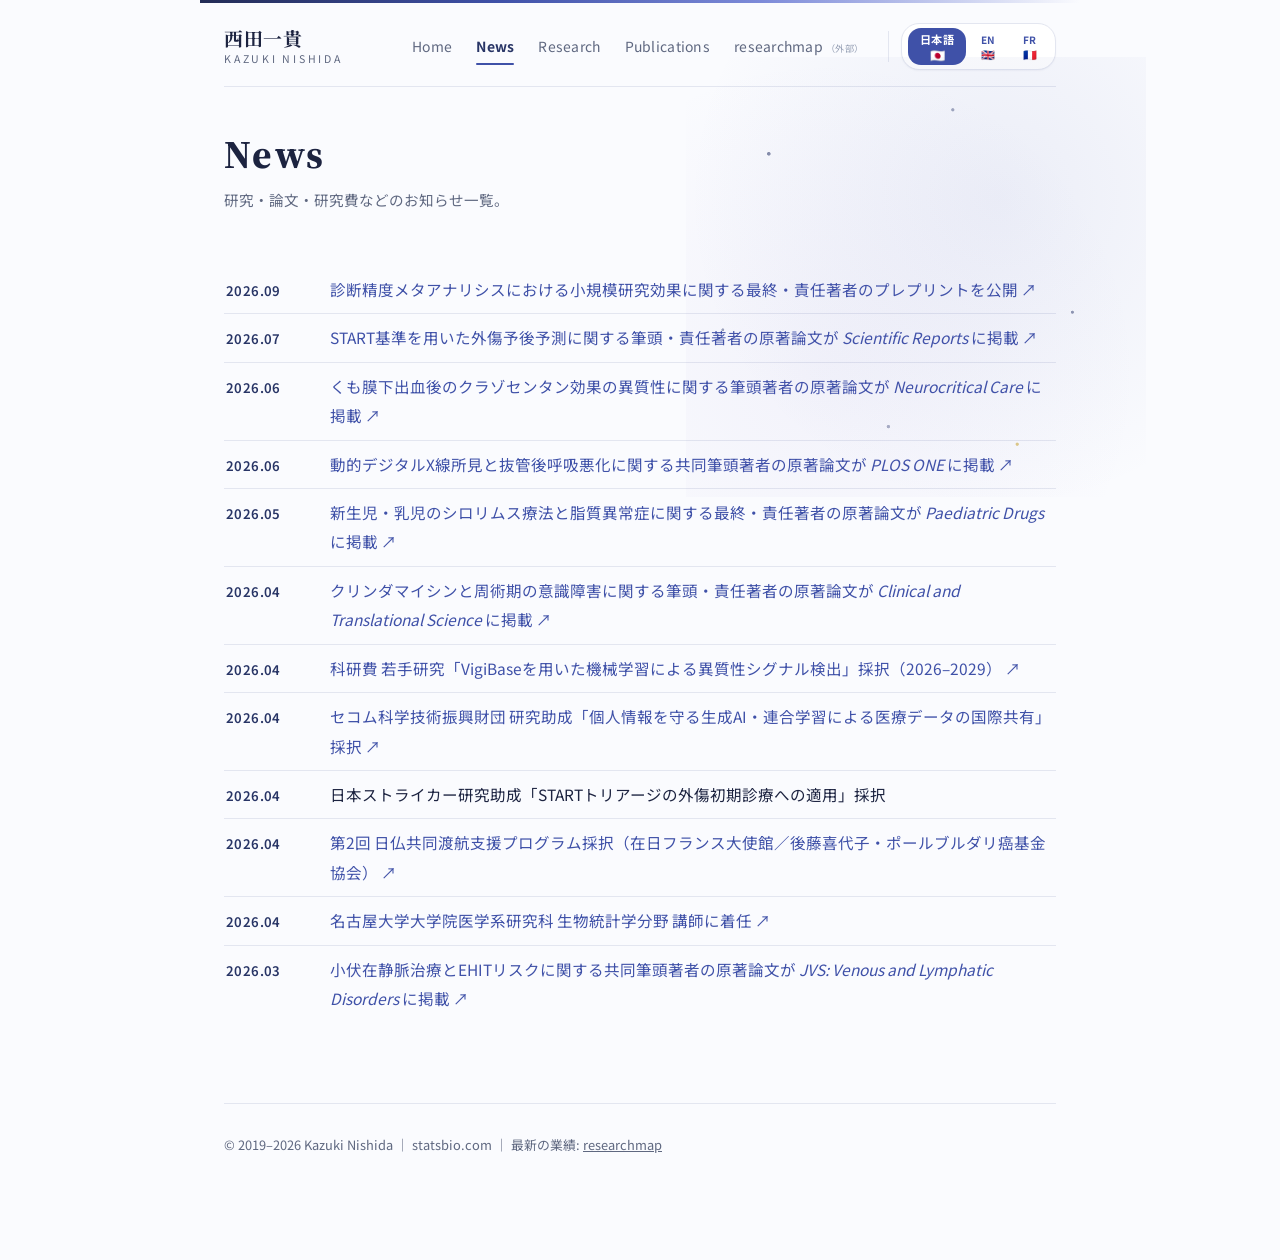
<file: news.html>
<!DOCTYPE html>
<html lang="ja">
<head>
<meta charset="UTF-8">
<meta name="viewport" content="width=device-width, initial-scale=1">
<link rel="preconnect" href="https://fonts.googleapis.com">
<link rel="preconnect" href="https://fonts.gstatic.com" crossorigin>
<link href="https://fonts.googleapis.com/css2?family=Noto+Sans+JP:wght@400;500;700&family=Noto+Serif+JP:wght@600;700&family=Source+Serif+4:ital,opsz,wght@0,8..60,600;0,8..60,700;1,8..60,600&display=swap" rel="stylesheet">
<link rel="icon" href="data:image/svg+xml,%3Csvg xmlns='http://www.w3.org/2000/svg' viewBox='0 0 64 64'%3E%3Crect width='64' height='64' rx='14' fill='%233f51a8'/%3E%3Ctext x='32' y='43' font-family='Georgia,serif' font-weight='700' font-size='27' fill='white' text-anchor='middle'%3EKN%3C/text%3E%3C/svg%3E">
<link rel="stylesheet" href="style.css">
<title>News | Kazuki Nishida</title>
<link rel="alternate" hreflang="ja" href="https://kazuki-nishida.github.io/news.html">
<link rel="alternate" hreflang="en" href="https://kazuki-nishida.github.io/en/news.html">
<link rel="alternate" hreflang="fr" href="https://kazuki-nishida.github.io/fr/news.html">
<link rel="alternate" hreflang="x-default" href="https://kazuki-nishida.github.io/news.html">
</head>
<body>
<div class="wrap">
<header class="site"><div class="accentbar"></div><div class="brand"><a class="name" href="index.html">西田一貴<span class="en">Kazuki Nishida</span></a><nav class="top"><a href="index.html">Home</a><span class="here">News</span><a href="research.html">Research</a><a href="publications.html">Publications</a><a href="https://researchmap.jp/kazuki-nishida" target="_blank" rel="noopener">researchmap<span class="ext">（外部）</span></a><span class="langsw"><span class="langcur"><span class="ll">日本語</span><span class="lf">🇯🇵</span></span><a href="en/news.html"><span class="ll">EN</span><span class="lf">🇬🇧</span></a><a href="fr/news.html"><span class="ll">FR</span><span class="lf">🇫🇷</span></a></span></nav></div></header>
<div class="hero solo">
  <h1>News</h1>
  <p class="pubnote">研究・論文・研究費などのお知らせ一覧。</p>
</div>
<section>
  <ul class="rows">
<li><span class="when">2026.09</span><span><a href="https://arxiv.org/abs/2609.38297" target="_blank" rel="noopener">診断精度メタアナリシスにおける小規模研究効果に関する最終・責任著者のプレプリントを公開 ↗</a></span></li>
<li><span class="when">2026.07</span><span><a href="https://www.nature.com/articles/s41598-026-62050-z" target="_blank" rel="noopener">START基準を用いた外傷予後予測に関する筆頭・責任著者の原著論文が <em>Scientific Reports</em> に掲載 ↗</a></span></li>
<li><span class="when">2026.06</span><span><a href="https://link.springer.com/article/10.1007/s12028-026-02573-5" target="_blank" rel="noopener">くも膜下出血後のクラゾセンタン効果の異質性に関する筆頭著者の原著論文が <em>Neurocritical Care</em> に掲載 ↗</a></span></li>
<li><span class="when">2026.06</span><span><a href="https://pubmed.ncbi.nlm.nih.gov/42329910/" target="_blank" rel="noopener">動的デジタルX線所見と抜管後呼吸悪化に関する共同筆頭著者の原著論文が <em>PLOS ONE</em> に掲載 ↗</a></span></li>
<li><span class="when">2026.05</span><span><a href="https://link.springer.com/article/10.1007/s40272-026-00754-5" target="_blank" rel="noopener">新生児・乳児のシロリムス療法と脂質異常症に関する最終・責任著者の原著論文が <em>Paediatric Drugs</em> に掲載 ↗</a></span></li>
<li><span class="when">2026.04</span><span><a href="https://ascpt.onlinelibrary.wiley.com/doi/10.1111/cts.70534" target="_blank" rel="noopener">クリンダマイシンと周術期の意識障害に関する筆頭・責任著者の原著論文が <em>Clinical and Translational Science</em> に掲載 ↗</a></span></li>
<li><span class="when">2026.04</span><span><a href="https://kaken.nii.ac.jp/ja/grant/KAKENHI-PROJECT-26K20575/" target="_blank" rel="noopener">科研費 若手研究「VigiBaseを用いた機械学習による異質性シグナル検出」採択（2026–2029） ↗</a></span></li>
<li><span class="when">2026.04</span><span><a href="https://www.secomzaidan.jp/news/news20260525.html" target="_blank" rel="noopener">セコム科学技術振興財団 研究助成「個人情報を守る生成AI・連合学習による医療データの国際共有」採択 ↗</a></span></li>
<li><span class="when">2026.04</span><span>日本ストライカー研究助成「STARTトリアージの外傷初期診療への適用」採択</span></li>
<li><span class="when">2026.04</span><span><a href="https://kiyoko-foundation.or.jp/news/jointgrantprogramlaureate-2026/" target="_blank" rel="noopener">第2回 日仏共同渡航支援プログラム採択（在日フランス大使館／後藤喜代子・ポールブルダリ癌基金協会） ↗</a></span></li>
<li><span class="when">2026.04</span><span><a href="https://nagoya-biostat.jp/" target="_blank" rel="noopener">名古屋大学大学院医学系研究科 生物統計学分野 講師に着任 ↗</a></span></li>
<li><span class="when">2026.03</span><span><a href="https://pubmed.ncbi.nlm.nih.gov/41866117/" target="_blank" rel="noopener">小伏在静脈治療とEHITリスクに関する共同筆頭著者の原著論文が <em>JVS: Venous and Lymphatic Disorders</em> に掲載 ↗</a></span></li>
  </ul>
</section>
<footer class="site"><p>© 2019–2026 Kazuki Nishida ｜ statsbio.com ｜ 最新の業績: <a href="https://researchmap.jp/kazuki-nishida" target="_blank" rel="noopener">researchmap</a></p></footer>
</div>
</body>
</html>
</file>
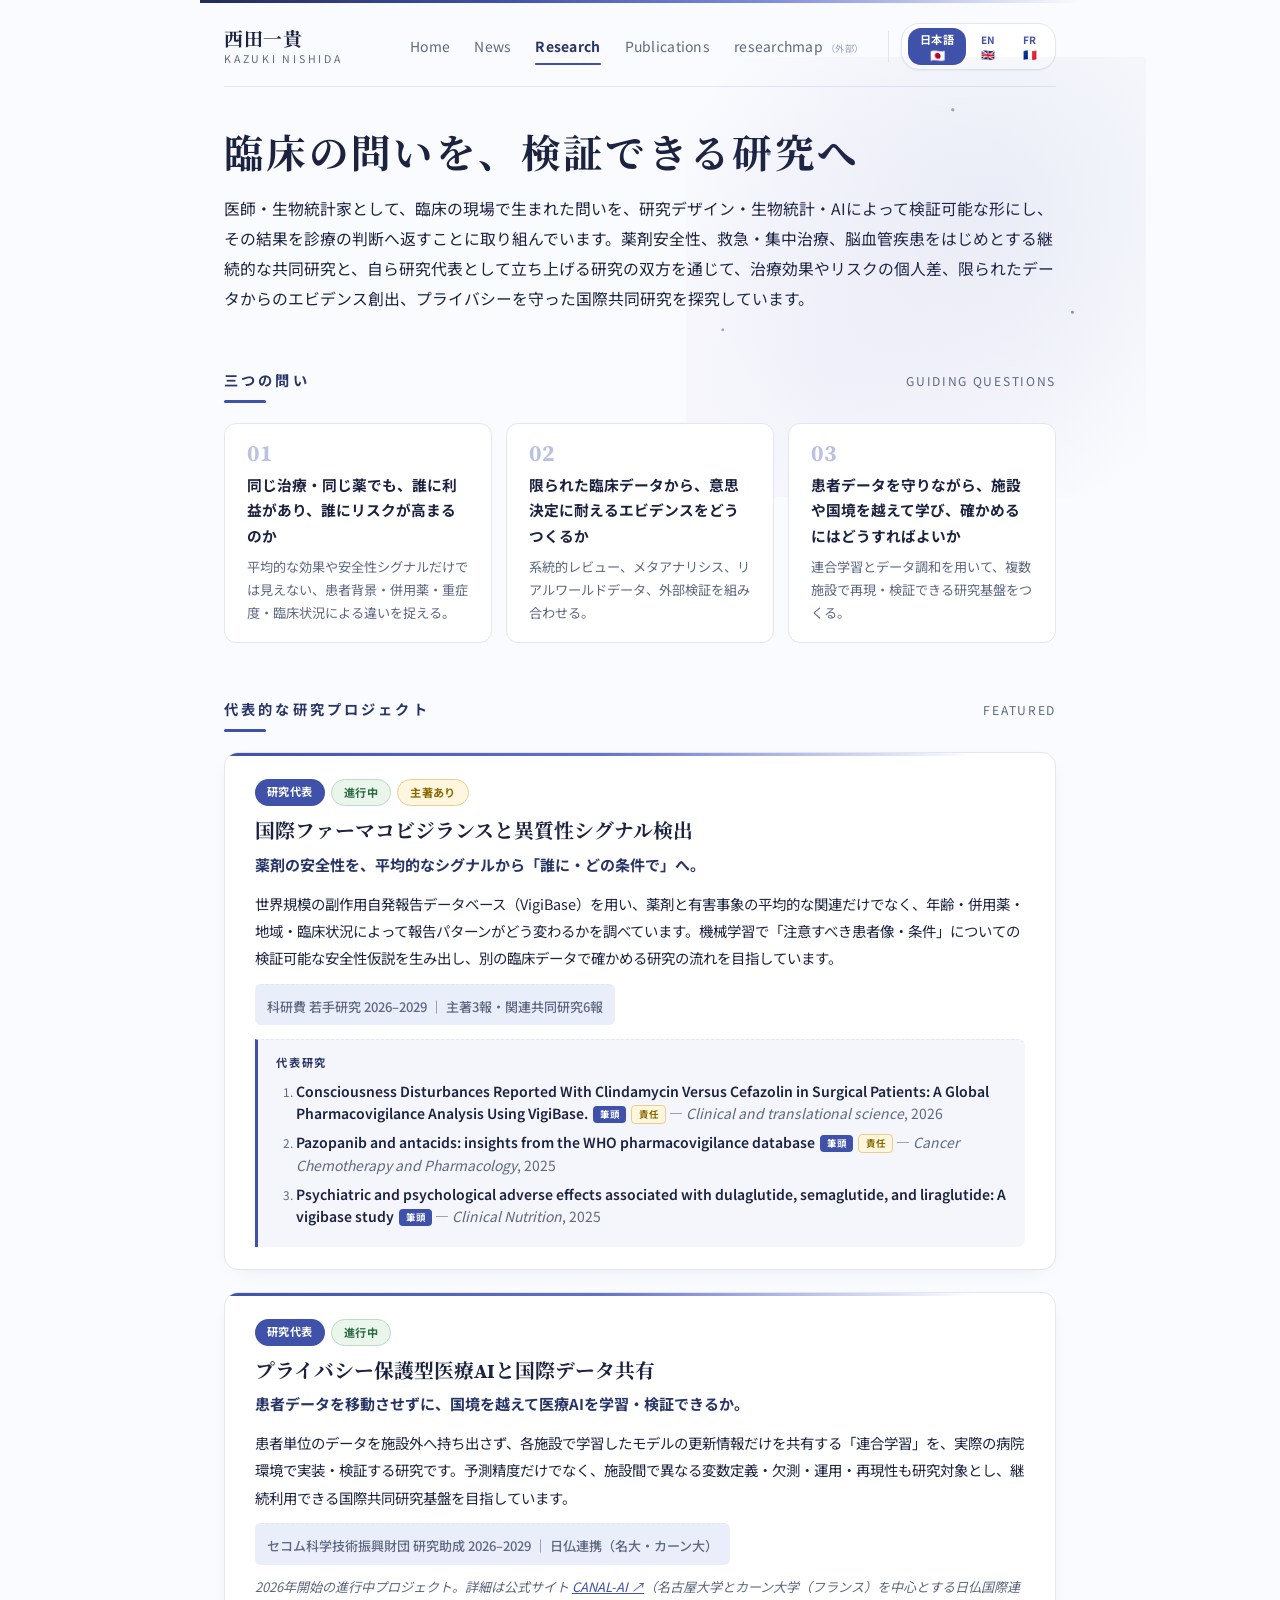
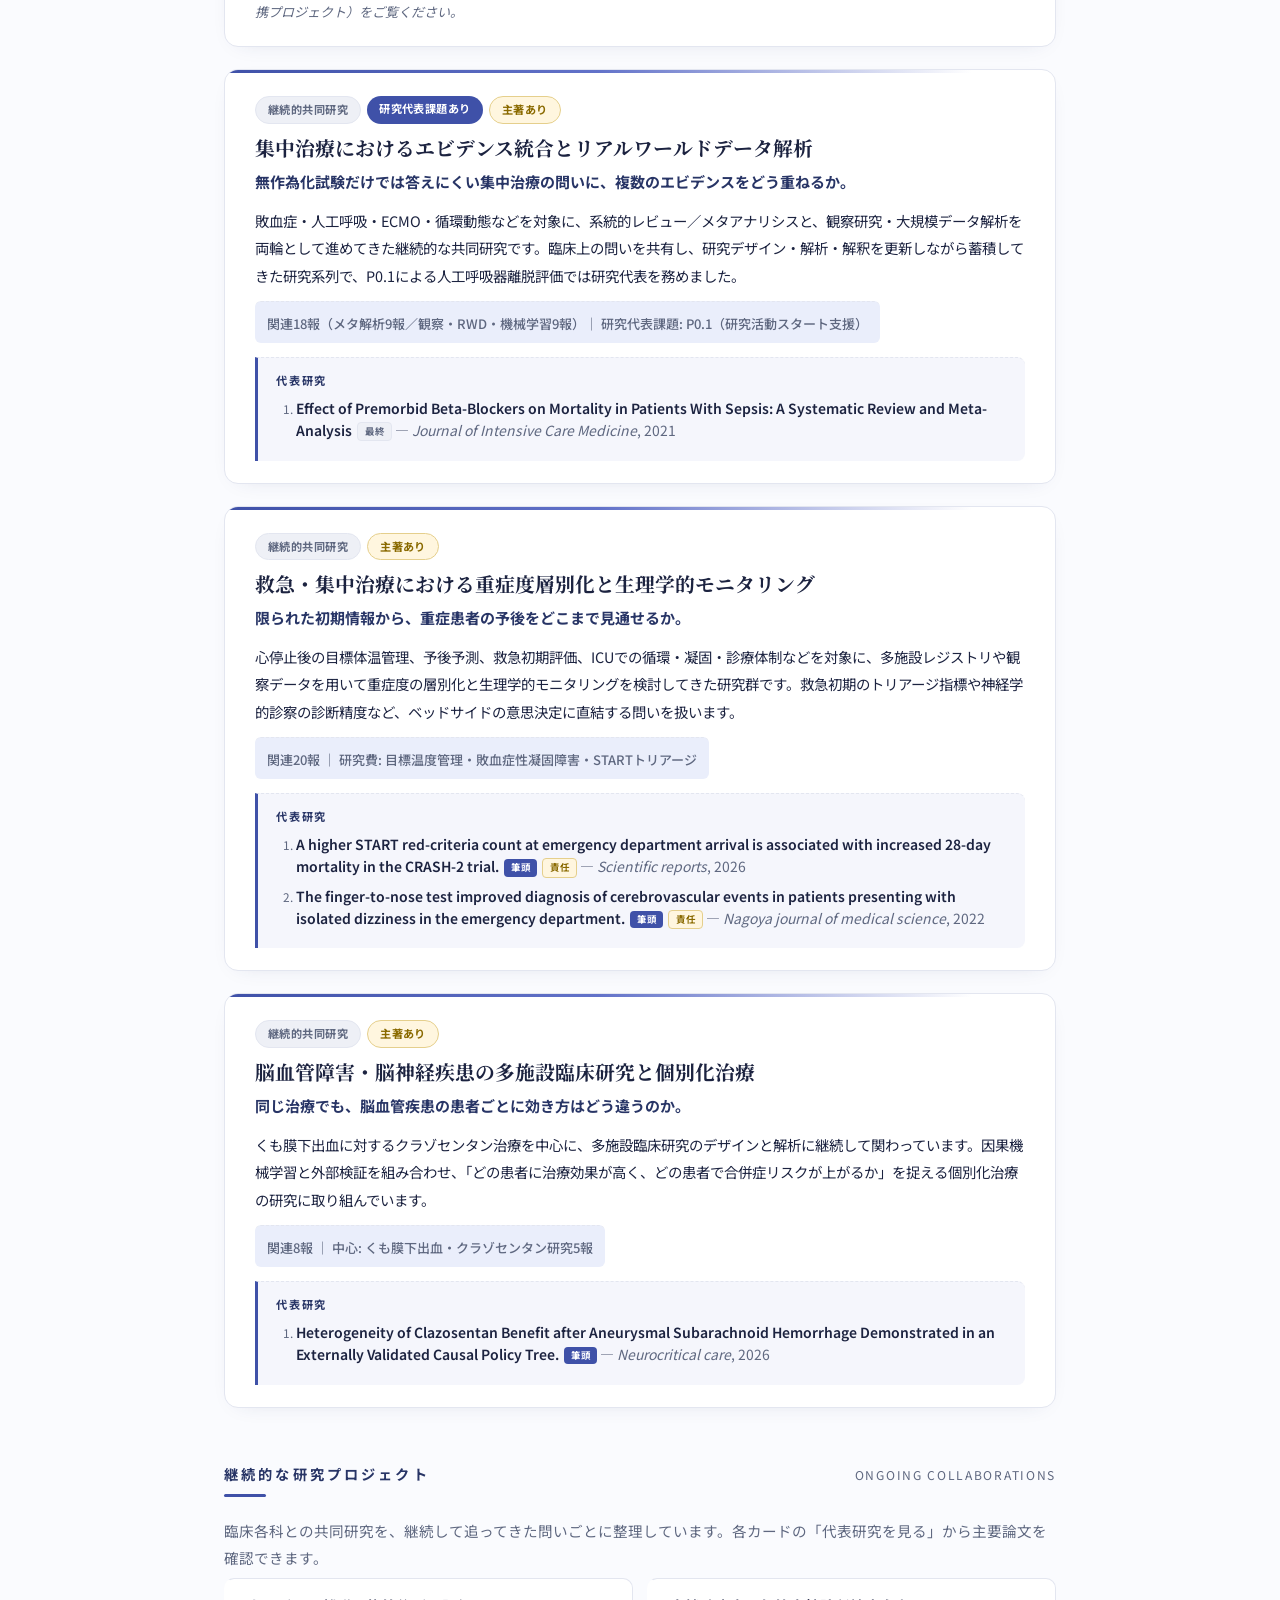
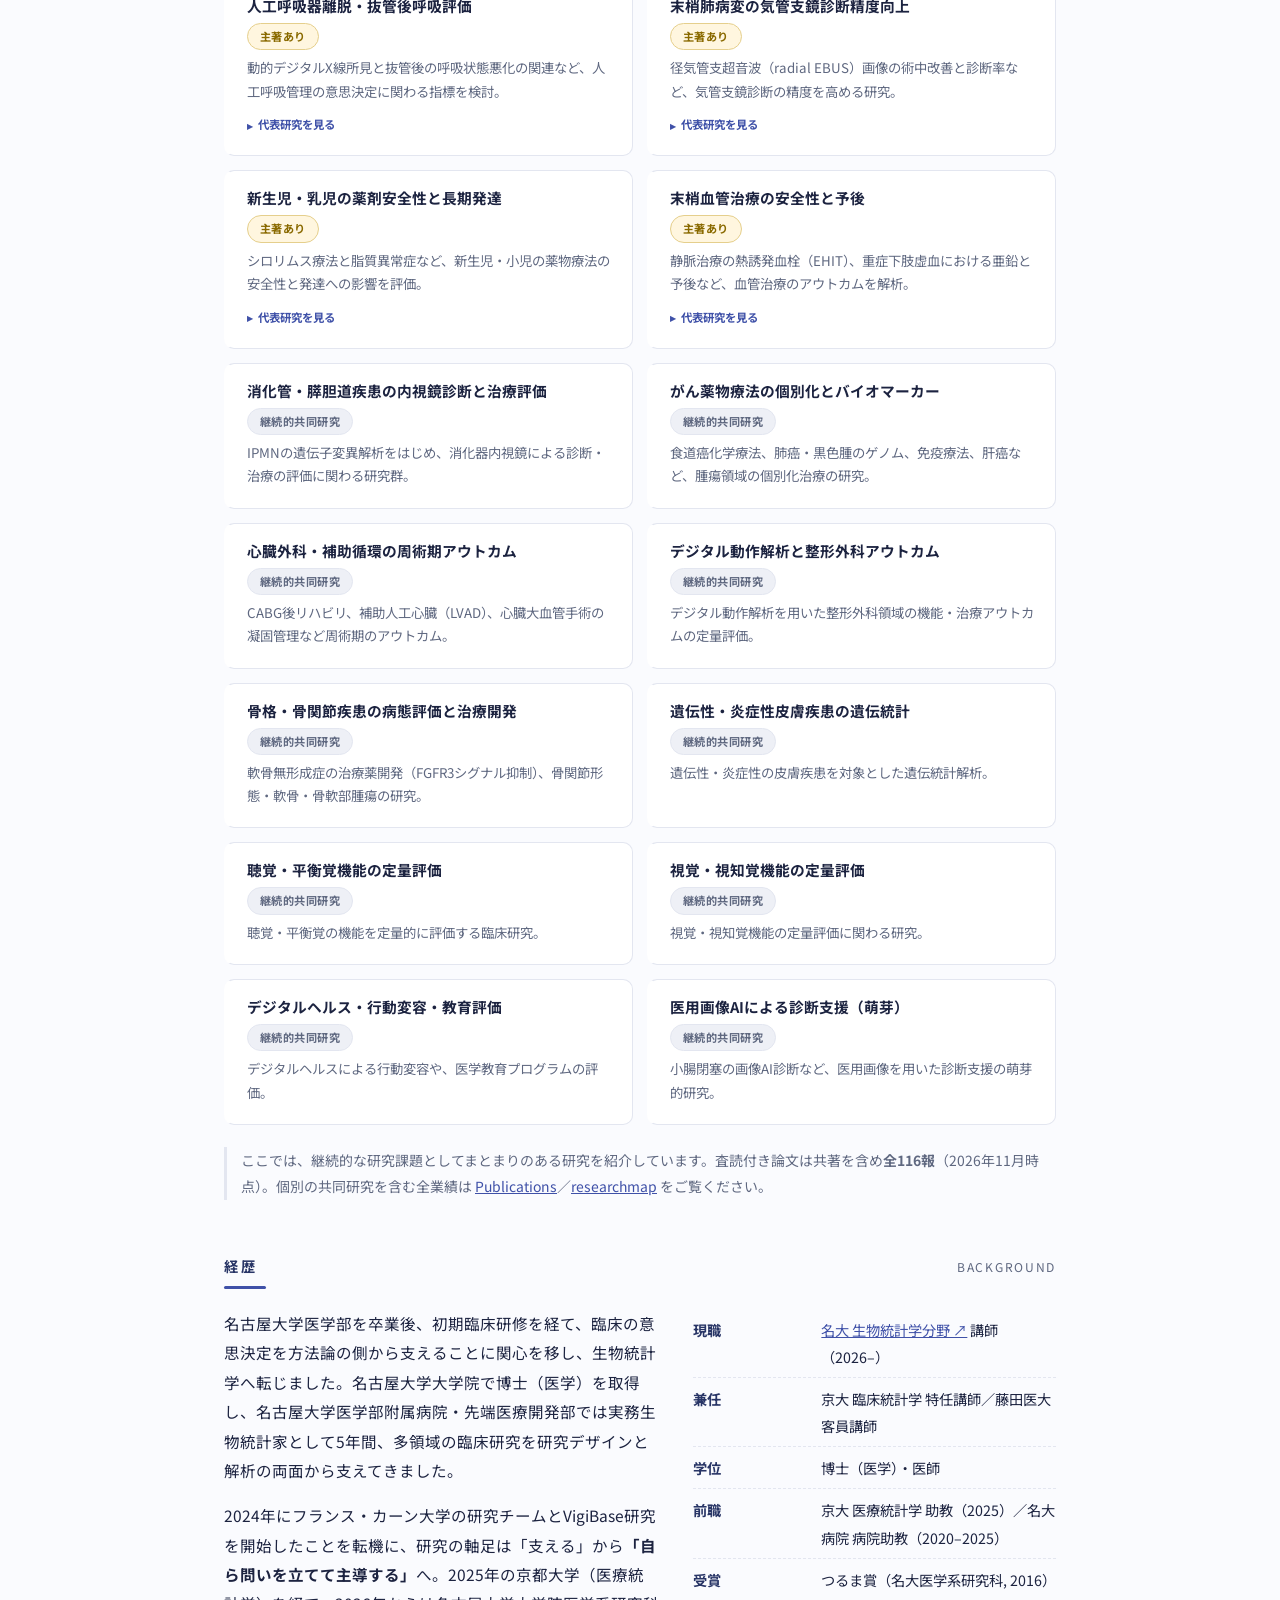
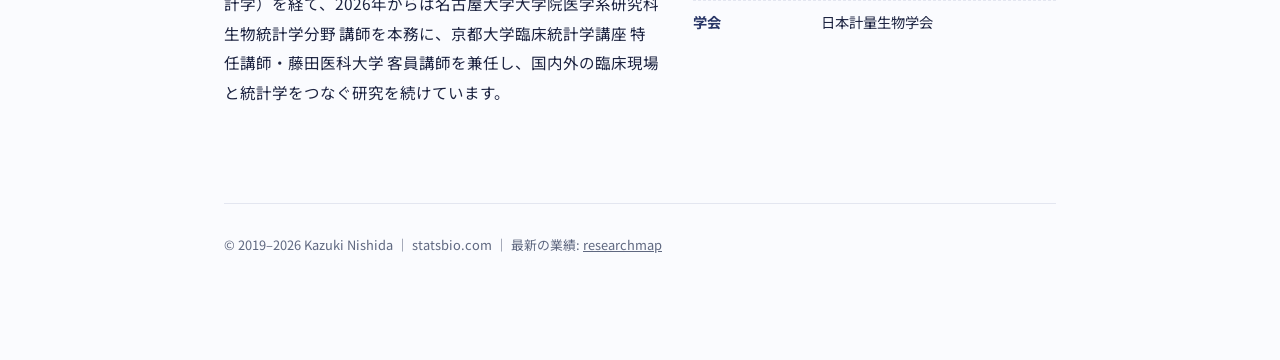
<file: projects.html>
<!DOCTYPE html>
<html lang="ja"><head><meta charset="UTF-8">
<meta http-equiv="refresh" content="0; url=research.html">
<link rel="canonical" href="research.html">
<title>Research | 西田一貴 Kazuki Nishida</title>
</head><body><p><a href="research.html">Research →</a></p></body></html>
</file>
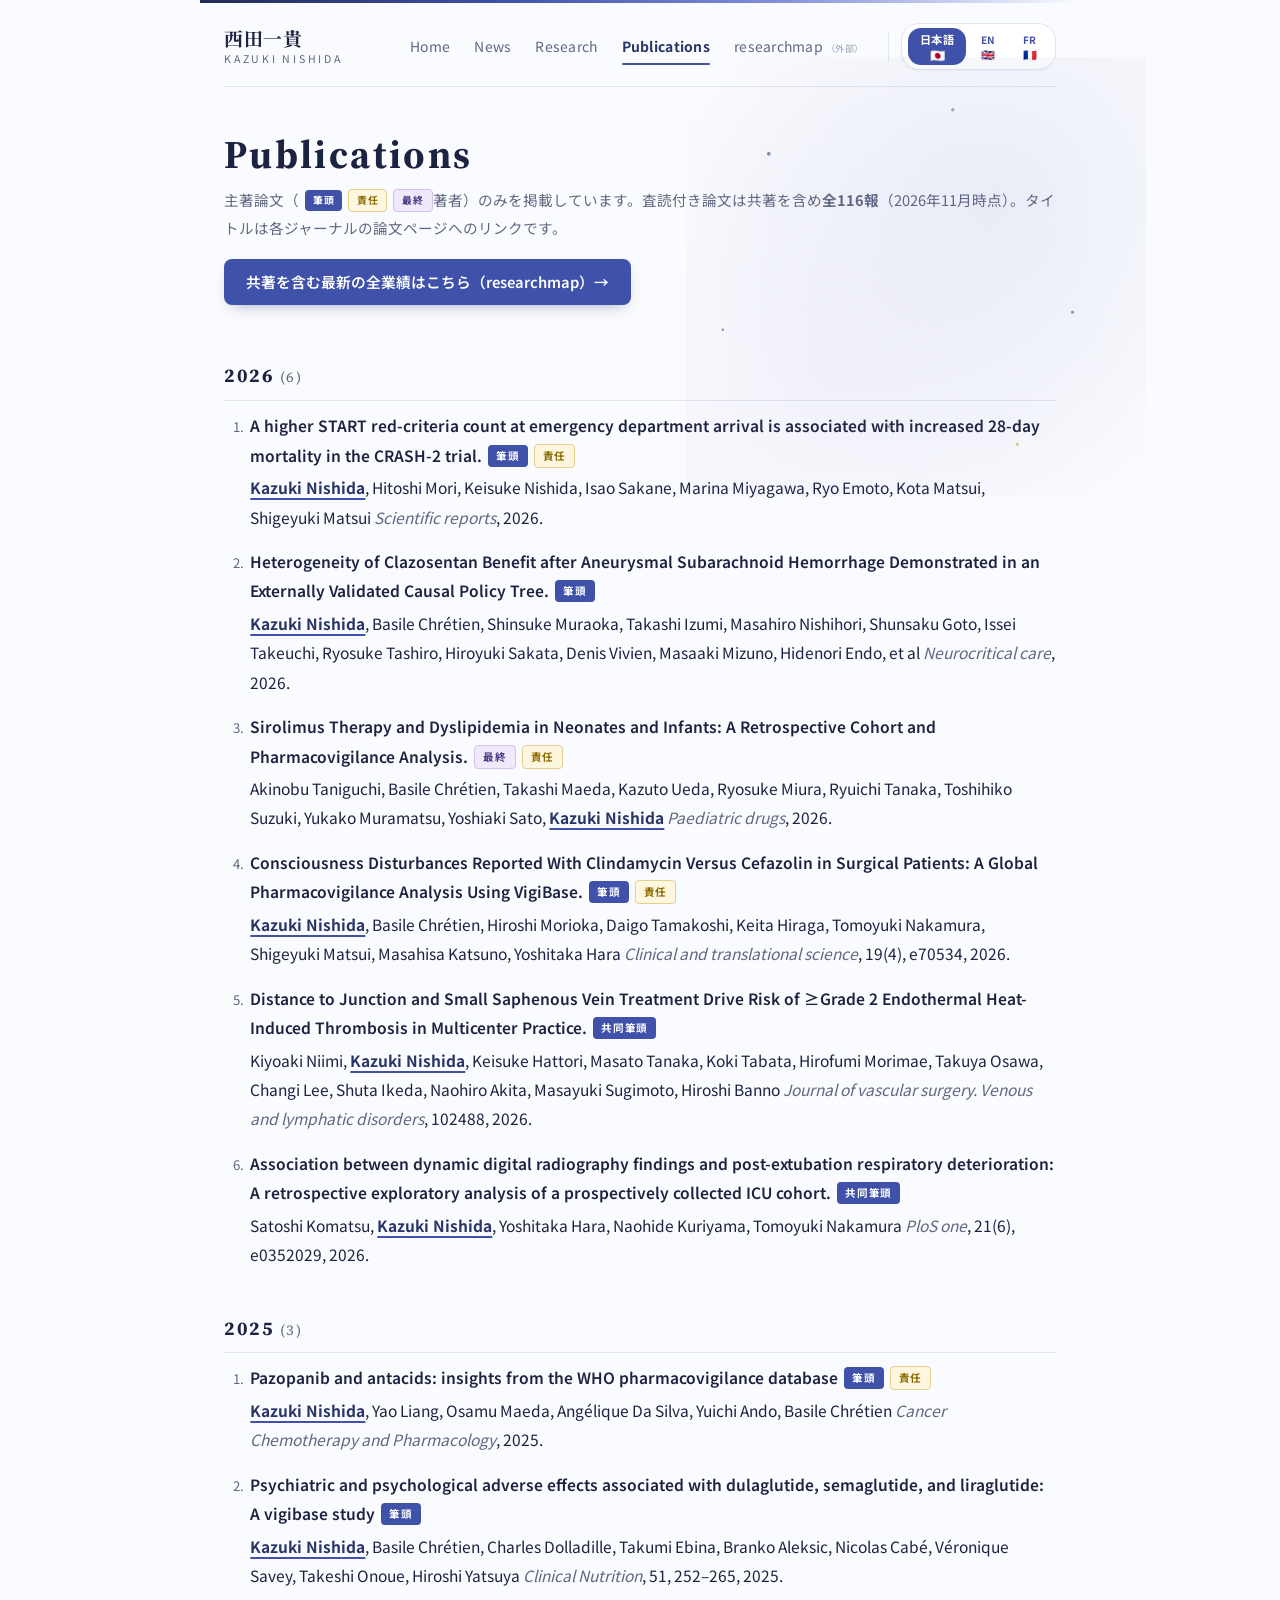
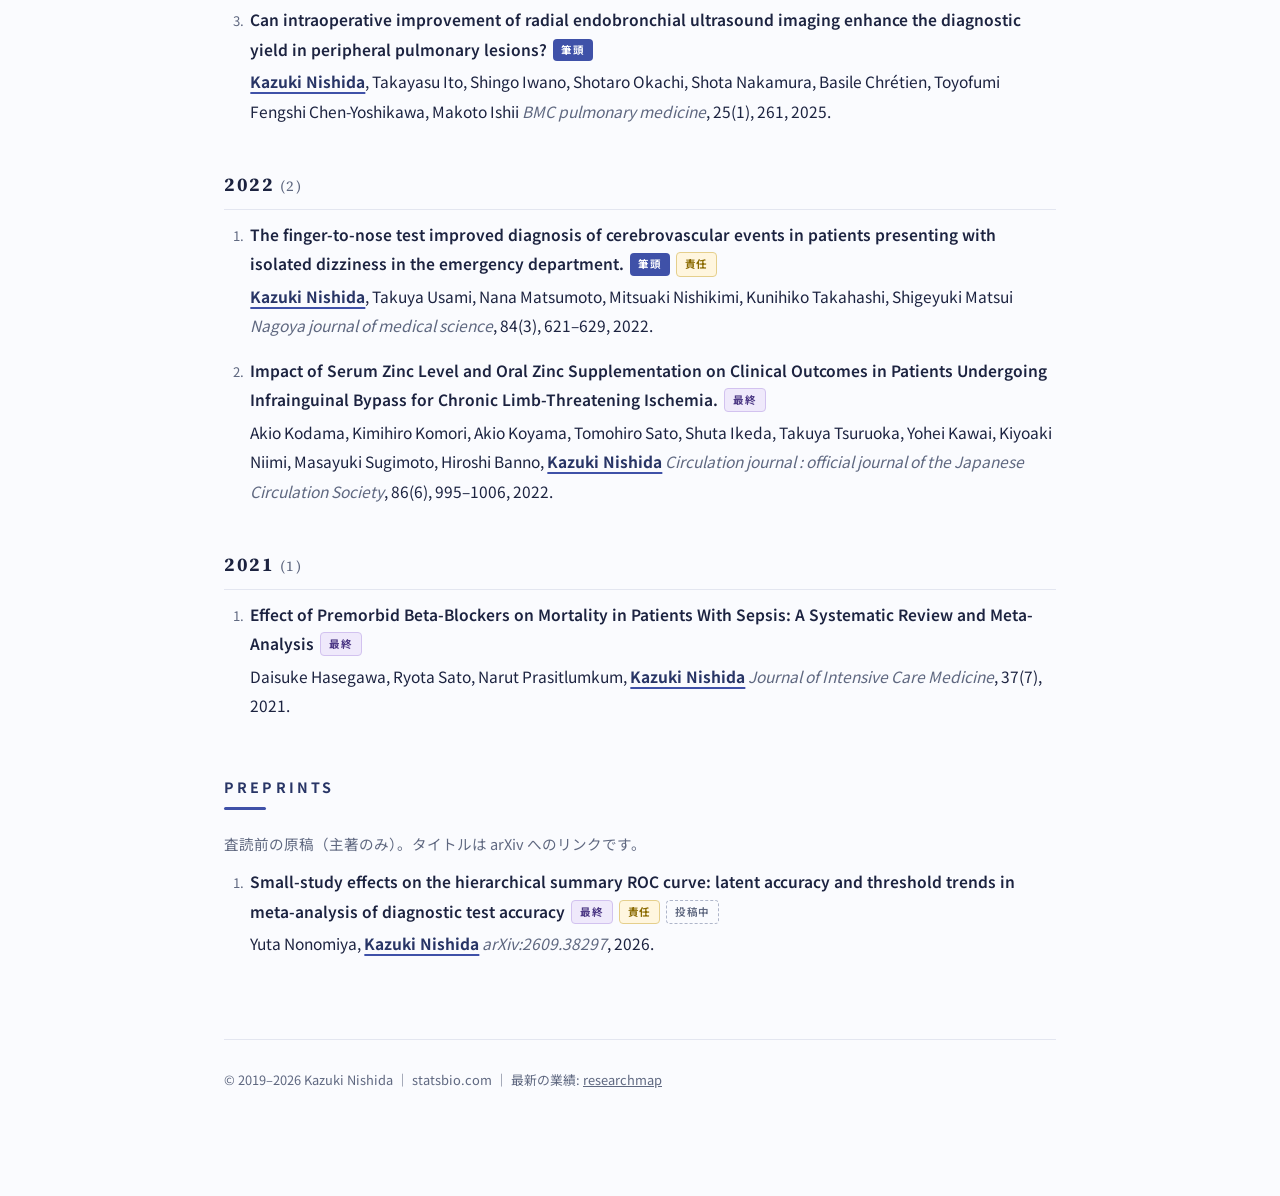
<file: publications.html>
<!DOCTYPE html>
<html lang="ja">
<head>
<meta charset="UTF-8">
<meta name="viewport" content="width=device-width, initial-scale=1">
<link rel="preconnect" href="https://fonts.googleapis.com">
<link rel="preconnect" href="https://fonts.gstatic.com" crossorigin>
<link href="https://fonts.googleapis.com/css2?family=Noto+Sans+JP:wght@400;500;700&family=Noto+Serif+JP:wght@600;700&family=Source+Serif+4:ital,opsz,wght@0,8..60,600;0,8..60,700;1,8..60,600&display=swap" rel="stylesheet">
<link rel="icon" href="data:image/svg+xml,%3Csvg xmlns='http://www.w3.org/2000/svg' viewBox='0 0 64 64'%3E%3Crect width='64' height='64' rx='14' fill='%233f51a8'/%3E%3Ctext x='32' y='43' font-family='Georgia,serif' font-weight='700' font-size='27' fill='white' text-anchor='middle'%3EKN%3C/text%3E%3C/svg%3E">
<link rel="stylesheet" href="style.css">
<title>Publications | Kazuki Nishida</title>
<link rel="alternate" hreflang="ja" href="https://kazuki-nishida.github.io/publications.html">
<link rel="alternate" hreflang="en" href="https://kazuki-nishida.github.io/en/publications.html">
<link rel="alternate" hreflang="fr" href="https://kazuki-nishida.github.io/fr/publications.html">
<link rel="alternate" hreflang="x-default" href="https://kazuki-nishida.github.io/publications.html">
</head>
<body>
<div class="wrap">
<header class="site"><div class="accentbar"></div><div class="brand"><a class="name" href="index.html">西田一貴<span class="en">Kazuki Nishida</span></a><nav class="top"><a href="index.html">Home</a><a href="news.html">News</a><a href="research.html">Research</a><span class="here">Publications</span><a href="https://researchmap.jp/kazuki-nishida" target="_blank" rel="noopener">researchmap<span class="ext">（外部）</span></a><span class="langsw"><span class="langcur"><span class="ll">日本語</span><span class="lf">🇯🇵</span></span><a href="en/publications.html"><span class="ll">EN</span><span class="lf">🇬🇧</span></a><a href="fr/publications.html"><span class="ll">FR</span><span class="lf">🇫🇷</span></a></span></nav></div></header>
<div class="hero solo">
  <h1>Publications</h1>
  <p class="pubnote">主著論文（<span class="rb first">筆頭</span><span class="rb corr">責任</span><span class="rb last">最終</span>著者）のみを掲載しています。査読付き論文は共著を含め<strong>全116報</strong>（2026年11月時点）。タイトルは各ジャーナルの論文ページへのリンクです。</p>
  <p class="rmcta"><a href="https://researchmap.jp/kazuki-nishida/published_papers" target="_blank" rel="noopener">共著を含む最新の全業績はこちら（researchmap）→</a></p>
</div>
<section>
<p class="yeartag">2026 <span class="ycount">(6)</span></p>
<ol class="pubs">
<li><a class="t" href="https://doi.org/10.1038/s41598-026-62050-z" target="_blank" rel="noopener">A higher START red-criteria count at emergency department arrival is associated with increased 28-day mortality in the CRASH-2 trial.</a><span class="rb first">筆頭</span><span class="rb corr">責任</span><span class="aline"><strong>Kazuki Nishida</strong>, Hitoshi Mori, Keisuke Nishida, Isao Sakane, Marina Miyagawa, Ryo Emoto, Kota Matsui, Shigeyuki Matsui <span class="j">Scientific reports</span>, 2026.</span></li>
<li><a class="t" href="https://doi.org/10.1007/s12028-026-02573-5" target="_blank" rel="noopener">Heterogeneity of Clazosentan Benefit after Aneurysmal Subarachnoid Hemorrhage Demonstrated in an Externally Validated Causal Policy Tree.</a><span class="rb first">筆頭</span><span class="aline"><strong>Kazuki Nishida</strong>, Basile Chrétien, Shinsuke Muraoka, Takashi Izumi, Masahiro Nishihori, Shunsaku Goto, Issei Takeuchi, Ryosuke Tashiro, Hiroyuki Sakata, Denis Vivien, Masaaki Mizuno, Hidenori Endo, et al <span class="j">Neurocritical care</span>, 2026.</span></li>
<li><a class="t" href="https://doi.org/10.1007/s40272-026-00754-5" target="_blank" rel="noopener">Sirolimus Therapy and Dyslipidemia in Neonates and Infants: A Retrospective Cohort and Pharmacovigilance Analysis.</a><span class="rb last">最終</span><span class="rb corr">責任</span><span class="aline">Akinobu Taniguchi, Basile Chrétien, Takashi Maeda, Kazuto Ueda, Ryosuke Miura, Ryuichi Tanaka, Toshihiko Suzuki, Yukako Muramatsu, Yoshiaki Sato, <strong>Kazuki Nishida</strong> <span class="j">Paediatric drugs</span>, 2026.</span></li>
<li><a class="t" href="https://doi.org/10.1111/cts.70534" target="_blank" rel="noopener">Consciousness Disturbances Reported With Clindamycin Versus Cefazolin in Surgical Patients: A Global Pharmacovigilance Analysis Using VigiBase.</a><span class="rb first">筆頭</span><span class="rb corr">責任</span><span class="aline"><strong>Kazuki Nishida</strong>, Basile Chrétien, Hiroshi Morioka, Daigo Tamakoshi, Keita Hiraga, Tomoyuki Nakamura, Shigeyuki Matsui, Masahisa Katsuno, Yoshitaka Hara <span class="j">Clinical and translational science</span>, 19(4), e70534, 2026.</span></li>
<li><a class="t" href="https://doi.org/10.1016/j.jvsv.2026.102488" target="_blank" rel="noopener">Distance to Junction and Small Saphenous Vein Treatment Drive Risk of ≥Grade 2 Endothermal Heat-Induced Thrombosis in Multicenter Practice.</a><span class="rb first">共同筆頭</span><span class="aline">Kiyoaki Niimi, <strong>Kazuki Nishida</strong>, Keisuke Hattori, Masato Tanaka, Koki Tabata, Hirofumi Morimae, Takuya Osawa, Changi Lee, Shuta Ikeda, Naohiro Akita, Masayuki Sugimoto, Hiroshi Banno <span class="j">Journal of vascular surgery. Venous and lymphatic disorders</span>, 102488, 2026.</span></li>
<li><a class="t" href="https://doi.org/10.1371/journal.pone.0352029" target="_blank" rel="noopener">Association between dynamic digital radiography findings and post-extubation respiratory deterioration: A retrospective exploratory analysis of a prospectively collected ICU cohort.</a><span class="rb first">共同筆頭</span><span class="aline">Satoshi Komatsu, <strong>Kazuki Nishida</strong>, Yoshitaka Hara, Naohide Kuriyama, Tomoyuki Nakamura <span class="j">PloS one</span>, 21(6), e0352029, 2026.</span></li>
</ol>
<p class="yeartag">2025 <span class="ycount">(3)</span></p>
<ol class="pubs">
<li><a class="t" href="https://doi.org/10.1007/s00280-025-04792-7" target="_blank" rel="noopener">Pazopanib and antacids: insights from the WHO pharmacovigilance database</a><span class="rb first">筆頭</span><span class="rb corr">責任</span><span class="aline"><strong>Kazuki Nishida</strong>, Yao Liang, Osamu Maeda, Angélique Da Silva, Yuichi Ando, Basile Chrétien <span class="j">Cancer Chemotherapy and Pharmacology</span>, 2025.</span></li>
<li><a class="t" href="https://doi.org/10.1016/j.clnu.2025.06.011" target="_blank" rel="noopener">Psychiatric and psychological adverse effects associated with dulaglutide, semaglutide, and liraglutide: A vigibase study</a><span class="rb first">筆頭</span><span class="aline"><strong>Kazuki Nishida</strong>, Basile Chrétien, Charles Dolladille, Takumi Ebina, Branko Aleksic, Nicolas Cabé, Véronique Savey, Takeshi Onoue, Hiroshi Yatsuya <span class="j">Clinical Nutrition</span>, 51, 252–265, 2025.</span></li>
<li><a class="t" href="https://doi.org/10.1186/s12890-025-03725-7" target="_blank" rel="noopener">Can intraoperative improvement of radial endobronchial ultrasound imaging enhance the diagnostic yield in peripheral pulmonary lesions?</a><span class="rb first">筆頭</span><span class="aline"><strong>Kazuki Nishida</strong>, Takayasu Ito, Shingo Iwano, Shotaro Okachi, Shota Nakamura, Basile Chrétien, Toyofumi Fengshi Chen-Yoshikawa, Makoto Ishii <span class="j">BMC pulmonary medicine</span>, 25(1), 261, 2025.</span></li>
</ol>
<p class="yeartag">2022 <span class="ycount">(2)</span></p>
<ol class="pubs">
<li><a class="t" href="https://doi.org/10.18999/nagjms.84.3.621" target="_blank" rel="noopener">The finger-to-nose test improved diagnosis of cerebrovascular events in patients presenting with isolated dizziness in the emergency department.</a><span class="rb first">筆頭</span><span class="rb corr">責任</span><span class="aline"><strong>Kazuki Nishida</strong>, Takuya Usami, Nana Matsumoto, Mitsuaki Nishikimi, Kunihiko Takahashi, Shigeyuki Matsui <span class="j">Nagoya journal of medical science</span>, 84(3), 621–629, 2022.</span></li>
<li><a class="t" href="https://doi.org/10.1253/circj.CJ-21-0832" target="_blank" rel="noopener">Impact of Serum Zinc Level and Oral Zinc Supplementation on Clinical Outcomes in Patients Undergoing Infrainguinal Bypass for Chronic Limb-Threatening Ischemia.</a><span class="rb last">最終</span><span class="aline">Akio Kodama, Kimihiro Komori, Akio Koyama, Tomohiro Sato, Shuta Ikeda, Takuya Tsuruoka, Yohei Kawai, Kiyoaki Niimi, Masayuki Sugimoto, Hiroshi Banno, <strong>Kazuki Nishida</strong> <span class="j">Circulation journal : official journal of the Japanese Circulation Society</span>, 86(6), 995–1006, 2022.</span></li>
</ol>
<p class="yeartag">2021 <span class="ycount">(1)</span></p>
<ol class="pubs">
<li><a class="t" href="https://doi.org/10.1177/08850666211052926" target="_blank" rel="noopener">Effect of Premorbid Beta-Blockers on Mortality in Patients With Sepsis: A Systematic Review and Meta-Analysis</a><span class="rb last">最終</span><span class="aline">Daisuke Hasegawa, Ryota Sato, Narut Prasitlumkum, <strong>Kazuki Nishida</strong> <span class="j">Journal of Intensive Care Medicine</span>, 37(7), 2021.</span></li>
</ol>
</section>
<section id="preprints">
  <h2>Preprints</h2>
  <p class="pubnote">査読前の原稿（主著のみ）。タイトルは arXiv へのリンクです。</p>
  <ol class="pubs">
<li><a class="t" href="https://arxiv.org/abs/2609.38297" target="_blank" rel="noopener">Small-study effects on the hierarchical summary ROC curve: latent accuracy and threshold trends in meta-analysis of diagnostic test accuracy</a><span class="rb last">最終</span><span class="rb corr">責任</span><span class="rb pre">投稿中</span><span class="aline">Yuta Nonomiya, <strong>Kazuki Nishida</strong> <span class="j">arXiv:2609.38297</span>, 2026.</span></li>
  </ol>
</section>
<footer class="site"><p>© 2019–2026 Kazuki Nishida ｜ statsbio.com ｜ 最新の業績: <a href="https://researchmap.jp/kazuki-nishida" target="_blank" rel="noopener">researchmap</a></p></footer>
</div>
</body>
</html>
</file>
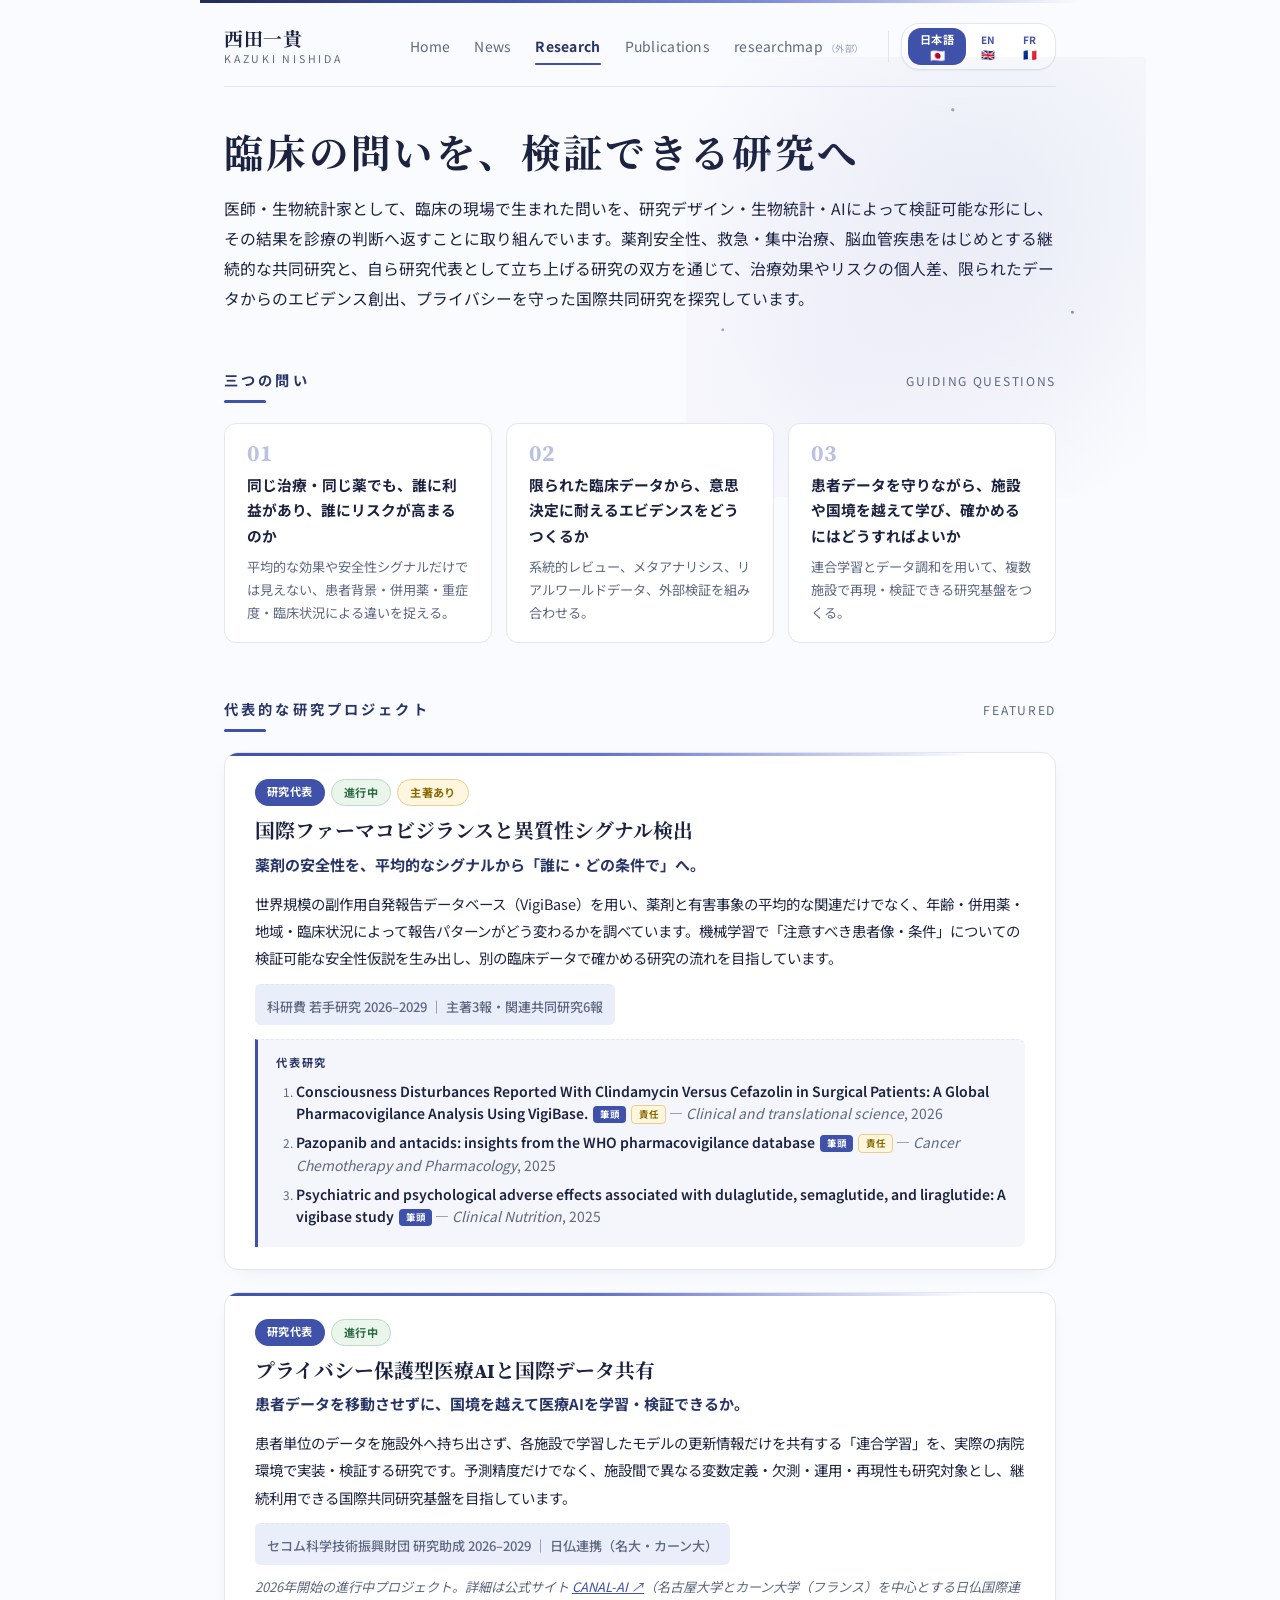
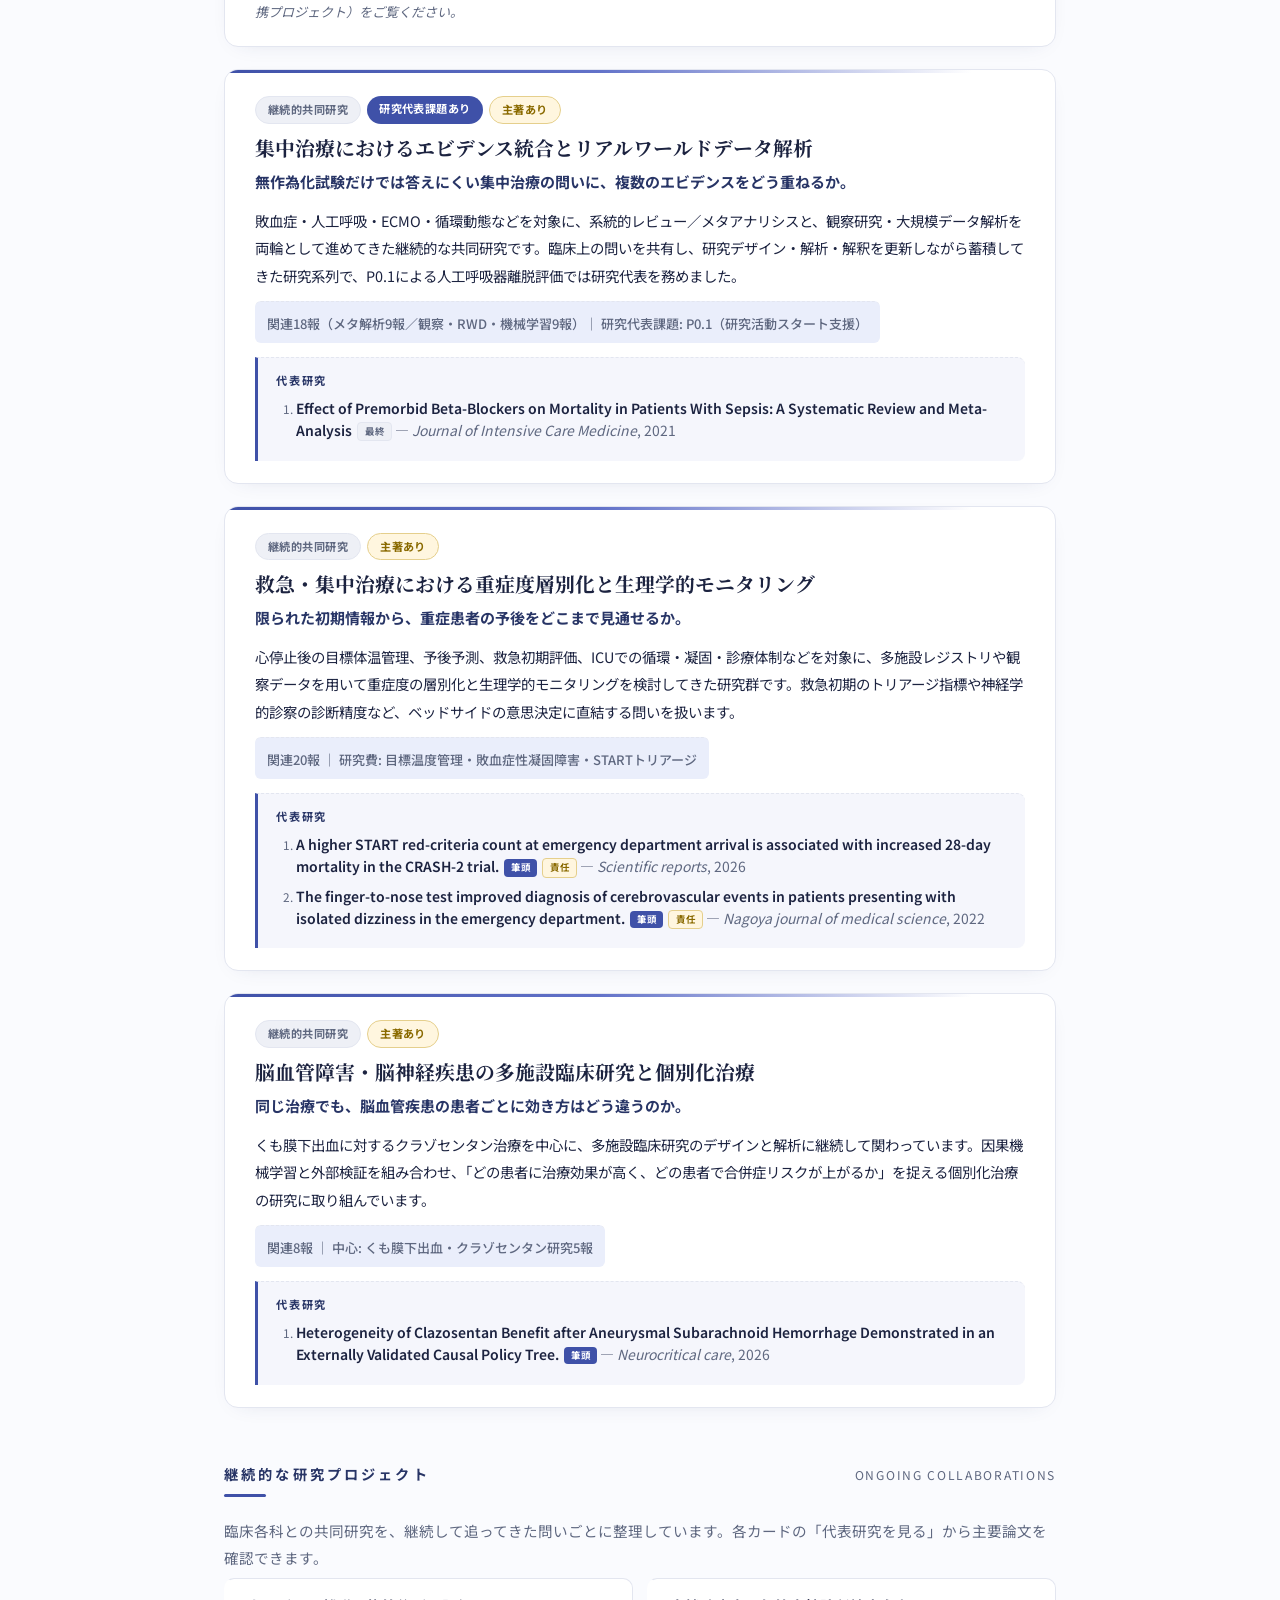
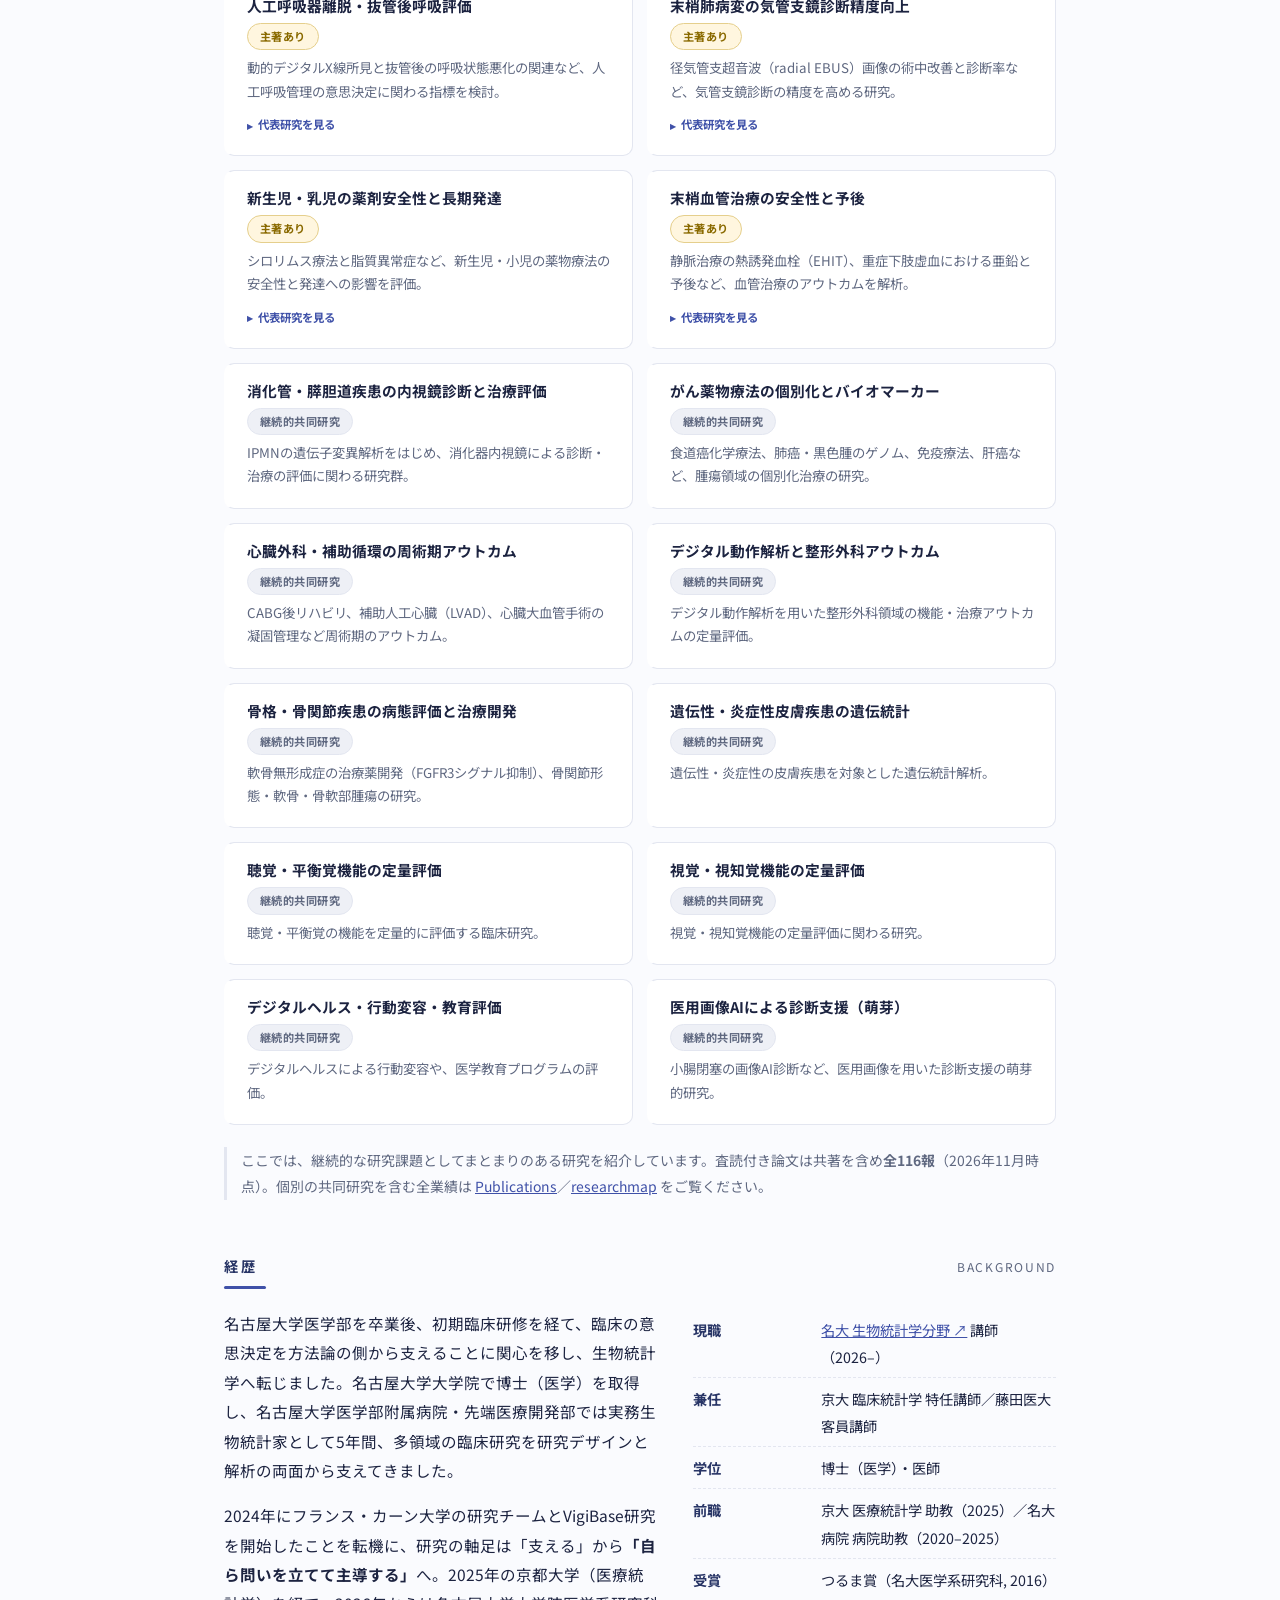
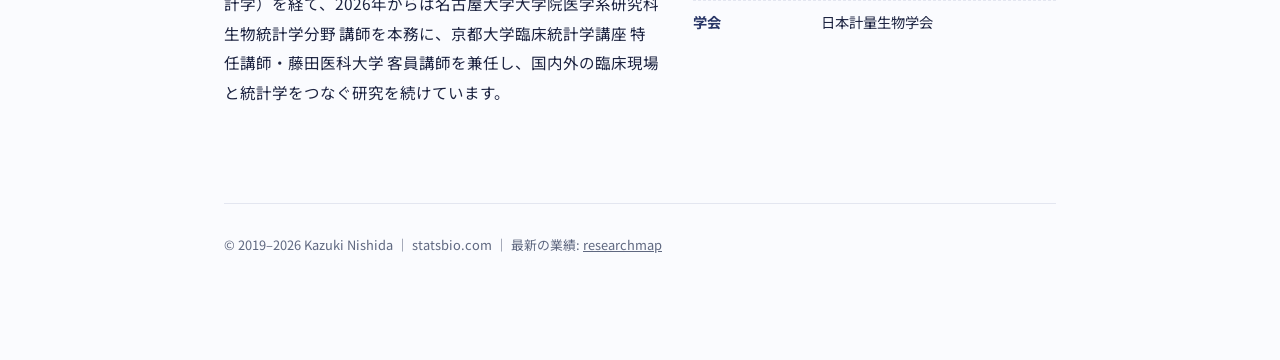
<file: research.html>
<!DOCTYPE html>
<html lang="ja">
<head>
<meta charset="UTF-8">
<meta name="viewport" content="width=device-width, initial-scale=1">
<link rel="preconnect" href="https://fonts.googleapis.com">
<link rel="preconnect" href="https://fonts.gstatic.com" crossorigin>
<link href="https://fonts.googleapis.com/css2?family=Noto+Sans+JP:wght@400;500;700&family=Noto+Serif+JP:wght@600;700&family=Source+Serif+4:ital,opsz,wght@0,8..60,600;0,8..60,700;1,8..60,600&display=swap" rel="stylesheet">
<link rel="icon" href="data:image/svg+xml,%3Csvg xmlns='http://www.w3.org/2000/svg' viewBox='0 0 64 64'%3E%3Crect width='64' height='64' rx='14' fill='%233f51a8'/%3E%3Ctext x='32' y='43' font-family='Georgia,serif' font-weight='700' font-size='27' fill='white' text-anchor='middle'%3EKN%3C/text%3E%3C/svg%3E">
<link rel="stylesheet" href="style.css">
<title>Research | Kazuki Nishida</title>
<link rel="alternate" hreflang="ja" href="https://kazuki-nishida.github.io/research.html">
<link rel="alternate" hreflang="en" href="https://kazuki-nishida.github.io/en/research.html">
<link rel="alternate" hreflang="fr" href="https://kazuki-nishida.github.io/fr/research.html">
<link rel="alternate" hreflang="x-default" href="https://kazuki-nishida.github.io/research.html">
</head>
<body>
<div class="wrap">
<header class="site"><div class="accentbar"></div><div class="brand"><a class="name" href="index.html">西田一貴<span class="en">Kazuki Nishida</span></a><nav class="top"><a href="index.html">Home</a><a href="news.html">News</a><span class="here">Research</span><a href="publications.html">Publications</a><a href="https://researchmap.jp/kazuki-nishida" target="_blank" rel="noopener">researchmap<span class="ext">（外部）</span></a><span class="langsw"><span class="langcur"><span class="ll">日本語</span><span class="lf">🇯🇵</span></span><a href="en/research.html"><span class="ll">EN</span><span class="lf">🇬🇧</span></a><a href="fr/research.html"><span class="ll">FR</span><span class="lf">🇫🇷</span></a></span></nav></div></header>

<div class="hero solo">
  <h1>臨床の問いを、検証できる研究へ</h1>
  <p class="lead">医師・生物統計家として、臨床の現場で生まれた問いを、研究デザイン・生物統計・AIによって検証可能な形にし、その結果を診療の判断へ返すことに取り組んでいます。薬剤安全性、救急・集中治療、脳血管疾患をはじめとする継続的な共同研究と、自ら研究代表として立ち上げる研究の双方を通じて、治療効果やリスクの個人差、限られたデータからのエビデンス創出、プライバシーを守った国際共同研究を探究しています。</p>
</div>

<section id="questions">
  <div class="eyebrow"><h2>三つの問い</h2><span class="count">Guiding Questions</span></div>
  <div class="qgrid">
<div class="qcard"><span class="qnum">01</span>
<h3>同じ治療・同じ薬でも、誰に利益があり、誰にリスクが高まるのか</h3>
<p>平均的な効果や安全性シグナルだけでは見えない、患者背景・併用薬・重症度・臨床状況による違いを捉える。</p></div>
<div class="qcard"><span class="qnum">02</span>
<h3>限られた臨床データから、意思決定に耐えるエビデンスをどうつくるか</h3>
<p>系統的レビュー、メタアナリシス、リアルワールドデータ、外部検証を組み合わせる。</p></div>
<div class="qcard"><span class="qnum">03</span>
<h3>患者データを守りながら、施設や国境を越えて学び、確かめるにはどうすればよいか</h3>
<p>連合学習とデータ調和を用いて、複数施設で再現・検証できる研究基盤をつくる。</p></div>
</div>
</section>

<section id="featured">
  <div class="eyebrow"><h2>代表的な研究プロジェクト</h2><span class="count">Featured</span></div>
  <div class="fcards">
<article class="fcard"><div class="pbadges"><span class="pbadge b-pi">研究代表</span><span class="pbadge b-live">進行中</span><span class="pbadge b-lead">主著あり</span></div>
<h3>国際ファーマコビジランスと異質性シグナル検出</h3>
<p class="pq">薬剤の安全性を、平均的なシグナルから「誰に・どの条件で」へ。</p>
<p class="pbody">世界規模の副作用自発報告データベース（VigiBase）を用い、薬剤と有害事象の平均的な関連だけでなく、年齢・併用薬・地域・臨床状況によって報告パターンがどう変わるかを調べています。機械学習で「注意すべき患者像・条件」についての検証可能な安全性仮説を生み出し、別の臨床データで確かめる研究の流れを目指しています。</p>
<p class="pmeta">科研費 若手研究 2026–2029 ｜ 主著3報・関連共同研究6報</p>
<div class="repbox"><span class="replabel">代表研究</span><ol class="reps"><li><a href="https://doi.org/10.1111/cts.70534" target="_blank" rel="noopener">Consciousness Disturbances Reported With Clindamycin Versus Cefazolin in Surgical Patients: A Global Pharmacovigilance Analysis Using VigiBase.</a><span class="rb first">筆頭</span><span class="rb corr">責任</span><span class="repmeta"> — <i>Clinical and translational science</i>, 2026</span></li>
<li><a href="https://doi.org/10.1007/s00280-025-04792-7" target="_blank" rel="noopener">Pazopanib and antacids: insights from the WHO pharmacovigilance database</a><span class="rb first">筆頭</span><span class="rb corr">責任</span><span class="repmeta"> — <i>Cancer Chemotherapy and Pharmacology</i>, 2025</span></li>
<li><a href="https://doi.org/10.1016/j.clnu.2025.06.011" target="_blank" rel="noopener">Psychiatric and psychological adverse effects associated with dulaglutide, semaglutide, and liraglutide: A vigibase study</a><span class="rb first">筆頭</span><span class="repmeta"> — <i>Clinical Nutrition</i>, 2025</span></li></ol></div>
</article>
<article class="fcard"><div class="pbadges"><span class="pbadge b-pi">研究代表</span><span class="pbadge b-live">進行中</span></div>
<h3>プライバシー保護型医療AIと国際データ共有</h3>
<p class="pq">患者データを移動させずに、国境を越えて医療AIを学習・検証できるか。</p>
<p class="pbody">患者単位のデータを施設外へ持ち出さず、各施設で学習したモデルの更新情報だけを共有する「連合学習」を、実際の病院環境で実装・検証する研究です。予測精度だけでなく、施設間で異なる変数定義・欠測・運用・再現性も研究対象とし、継続利用できる国際共同研究基盤を目指しています。</p>
<p class="pmeta">セコム科学技術振興財団 研究助成 2026–2029 ｜ 日仏連携（名大・カーン大）</p>
<p class="pnote">2026年開始の進行中プロジェクト。詳細は公式サイト <a href="https://canal-ai.org/" target="_blank" rel="noopener">CANAL-AI ↗</a>（名古屋大学とカーン大学（フランス）を中心とする日仏国際連携プロジェクト）をご覧ください。</p>
</article>
<article class="fcard"><div class="pbadges"><span class="pbadge b-collab">継続的共同研究</span><span class="pbadge b-pi">研究代表課題あり</span><span class="pbadge b-lead">主著あり</span></div>
<h3>集中治療におけるエビデンス統合とリアルワールドデータ解析</h3>
<p class="pq">無作為化試験だけでは答えにくい集中治療の問いに、複数のエビデンスをどう重ねるか。</p>
<p class="pbody">敗血症・人工呼吸・ECMO・循環動態などを対象に、系統的レビュー／メタアナリシスと、観察研究・大規模データ解析を両輪として進めてきた継続的な共同研究です。臨床上の問いを共有し、研究デザイン・解析・解釈を更新しながら蓄積してきた研究系列で、P0.1による人工呼吸器離脱評価では研究代表を務めました。</p>
<p class="pmeta">関連18報（メタ解析9報／観察・RWD・機械学習9報）｜ 研究代表課題: P0.1（研究活動スタート支援）</p>
<div class="repbox"><span class="replabel">代表研究</span><ol class="reps"><li><a href="https://doi.org/10.1177/08850666211052926" target="_blank" rel="noopener">Effect of Premorbid Beta-Blockers on Mortality in Patients With Sepsis: A Systematic Review and Meta-Analysis</a><span class="rb last">最終</span><span class="repmeta"> — <i>Journal of Intensive Care Medicine</i>, 2021</span></li></ol></div>
</article>
<article class="fcard"><div class="pbadges"><span class="pbadge b-collab">継続的共同研究</span><span class="pbadge b-lead">主著あり</span></div>
<h3>救急・集中治療における重症度層別化と生理学的モニタリング</h3>
<p class="pq">限られた初期情報から、重症患者の予後をどこまで見通せるか。</p>
<p class="pbody">心停止後の目標体温管理、予後予測、救急初期評価、ICUでの循環・凝固・診療体制などを対象に、多施設レジストリや観察データを用いて重症度の層別化と生理学的モニタリングを検討してきた研究群です。救急初期のトリアージ指標や神経学的診察の診断精度など、ベッドサイドの意思決定に直結する問いを扱います。</p>
<p class="pmeta">関連20報 ｜ 研究費: 目標温度管理・敗血症性凝固障害・STARTトリアージ</p>
<div class="repbox"><span class="replabel">代表研究</span><ol class="reps"><li><a href="https://doi.org/10.1038/s41598-026-62050-z" target="_blank" rel="noopener">A higher START red-criteria count at emergency department arrival is associated with increased 28-day mortality in the CRASH-2 trial.</a><span class="rb first">筆頭</span><span class="rb corr">責任</span><span class="repmeta"> — <i>Scientific reports</i>, 2026</span></li>
<li><a href="https://doi.org/10.18999/nagjms.84.3.621" target="_blank" rel="noopener">The finger-to-nose test improved diagnosis of cerebrovascular events in patients presenting with isolated dizziness in the emergency department.</a><span class="rb first">筆頭</span><span class="rb corr">責任</span><span class="repmeta"> — <i>Nagoya journal of medical science</i>, 2022</span></li></ol></div>
</article>
<article class="fcard"><div class="pbadges"><span class="pbadge b-collab">継続的共同研究</span><span class="pbadge b-lead">主著あり</span></div>
<h3>脳血管障害・脳神経疾患の多施設臨床研究と個別化治療</h3>
<p class="pq">同じ治療でも、脳血管疾患の患者ごとに効き方はどう違うのか。</p>
<p class="pbody">くも膜下出血に対するクラゾセンタン治療を中心に、多施設臨床研究のデザインと解析に継続して関わっています。因果機械学習と外部検証を組み合わせ、「どの患者に治療効果が高く、どの患者で合併症リスクが上がるか」を捉える個別化治療の研究に取り組んでいます。</p>
<p class="pmeta">関連8報 ｜ 中心: くも膜下出血・クラゾセンタン研究5報</p>
<div class="repbox"><span class="replabel">代表研究</span><ol class="reps"><li><a href="https://doi.org/10.1007/s12028-026-02573-5" target="_blank" rel="noopener">Heterogeneity of Clazosentan Benefit after Aneurysmal Subarachnoid Hemorrhage Demonstrated in an Externally Validated Causal Policy Tree.</a><span class="rb first">筆頭</span><span class="repmeta"> — <i>Neurocritical care</i>, 2026</span></li></ol></div>
</article>
</div>
</section>

<section id="continuing">
  <div class="eyebrow"><h2>継続的な研究プロジェクト</h2><span class="count">Ongoing Collaborations</span></div>
  <p class="pubnote">臨床各科との共同研究を、継続して追ってきた問いごとに整理しています。各カードの「代表研究を見る」から主要論文を確認できます。</p>
  <div class="ccards">
<div class="ccard"><div class="ch"><span class="cn">人工呼吸器離脱・抜管後呼吸評価</span></div>
<div class="cbadge"><span class="pbadge b-lead">主著あり</span></div>
<p>動的デジタルX線所見と抜管後の呼吸状態悪化の関連など、人工呼吸管理の意思決定に関わる指標を検討。</p>
<details><summary>代表研究を見る</summary><ol class="reps"><li><a href="https://doi.org/10.1371/journal.pone.0352029" target="_blank" rel="noopener">Association between dynamic digital radiography findings and post-extubation respiratory deterioration: A retrospective exploratory analysis of a prospectively collected ICU cohort.</a><span class="rb first">共同筆頭</span><span class="repmeta"> — <i>PloS one</i>, 2026</span></li></ol></details>
</div>
<div class="ccard"><div class="ch"><span class="cn">末梢肺病変の気管支鏡診断精度向上</span></div>
<div class="cbadge"><span class="pbadge b-lead">主著あり</span></div>
<p>径気管支超音波（radial EBUS）画像の術中改善と診断率など、気管支鏡診断の精度を高める研究。</p>
<details><summary>代表研究を見る</summary><ol class="reps"><li><a href="https://doi.org/10.1186/s12890-025-03725-7" target="_blank" rel="noopener">Can intraoperative improvement of radial endobronchial ultrasound imaging enhance the diagnostic yield in peripheral pulmonary lesions?</a><span class="rb first">筆頭</span><span class="repmeta"> — <i>BMC pulmonary medicine</i>, 2025</span></li></ol></details>
</div>
<div class="ccard"><div class="ch"><span class="cn">新生児・乳児の薬剤安全性と長期発達</span></div>
<div class="cbadge"><span class="pbadge b-lead">主著あり</span></div>
<p>シロリムス療法と脂質異常症など、新生児・小児の薬物療法の安全性と発達への影響を評価。</p>
<details><summary>代表研究を見る</summary><ol class="reps"><li><a href="https://doi.org/10.1007/s40272-026-00754-5" target="_blank" rel="noopener">Sirolimus Therapy and Dyslipidemia in Neonates and Infants: A Retrospective Cohort and Pharmacovigilance Analysis.</a><span class="rb last">最終</span><span class="rb corr">責任</span><span class="repmeta"> — <i>Paediatric drugs</i>, 2026</span></li></ol></details>
</div>
<div class="ccard"><div class="ch"><span class="cn">末梢血管治療の安全性と予後</span></div>
<div class="cbadge"><span class="pbadge b-lead">主著あり</span></div>
<p>静脈治療の熱誘発血栓（EHIT）、重症下肢虚血における亜鉛と予後など、血管治療のアウトカムを解析。</p>
<details><summary>代表研究を見る</summary><ol class="reps"><li><a href="https://doi.org/10.1016/j.jvsv.2026.102488" target="_blank" rel="noopener">Distance to Junction and Small Saphenous Vein Treatment Drive Risk of ≥Grade 2 Endothermal Heat-Induced Thrombosis in Multicenter Practice.</a><span class="rb first">共同筆頭</span><span class="repmeta"> — <i>Journal of vascular surgery. Venous and lymphatic disorders</i>, 2026</span></li>
<li><a href="https://doi.org/10.1253/circj.CJ-21-0832" target="_blank" rel="noopener">Impact of Serum Zinc Level and Oral Zinc Supplementation on Clinical Outcomes in Patients Undergoing Infrainguinal Bypass for Chronic Limb-Threatening Ischemia.</a><span class="rb last">最終</span><span class="repmeta"> — <i>Circulation journal : official journal of the Japanese Circulation Society</i>, 2022</span></li></ol></details>
</div>
<div class="ccard"><div class="ch"><span class="cn">消化管・膵胆道疾患の内視鏡診断と治療評価</span></div>
<div class="cbadge"><span class="pbadge b-collab">継続的共同研究</span></div>
<p>IPMNの遺伝子変異解析をはじめ、消化器内視鏡による診断・治療の評価に関わる研究群。</p>
</div>
<div class="ccard"><div class="ch"><span class="cn">がん薬物療法の個別化とバイオマーカー</span></div>
<div class="cbadge"><span class="pbadge b-collab">継続的共同研究</span></div>
<p>食道癌化学療法、肺癌・黒色腫のゲノム、免疫療法、肝癌など、腫瘍領域の個別化治療の研究。</p>
</div>
<div class="ccard"><div class="ch"><span class="cn">心臓外科・補助循環の周術期アウトカム</span></div>
<div class="cbadge"><span class="pbadge b-collab">継続的共同研究</span></div>
<p>CABG後リハビリ、補助人工心臓（LVAD）、心臓大血管手術の凝固管理など周術期のアウトカム。</p>
</div>
<div class="ccard"><div class="ch"><span class="cn">デジタル動作解析と整形外科アウトカム</span></div>
<div class="cbadge"><span class="pbadge b-collab">継続的共同研究</span></div>
<p>デジタル動作解析を用いた整形外科領域の機能・治療アウトカムの定量評価。</p>
</div>
<div class="ccard"><div class="ch"><span class="cn">骨格・骨関節疾患の病態評価と治療開発</span></div>
<div class="cbadge"><span class="pbadge b-collab">継続的共同研究</span></div>
<p>軟骨無形成症の治療薬開発（FGFR3シグナル抑制）、骨関節形態・軟骨・骨軟部腫瘍の研究。</p>
</div>
<div class="ccard"><div class="ch"><span class="cn">遺伝性・炎症性皮膚疾患の遺伝統計</span></div>
<div class="cbadge"><span class="pbadge b-collab">継続的共同研究</span></div>
<p>遺伝性・炎症性の皮膚疾患を対象とした遺伝統計解析。</p>
</div>
<div class="ccard"><div class="ch"><span class="cn">聴覚・平衡覚機能の定量評価</span></div>
<div class="cbadge"><span class="pbadge b-collab">継続的共同研究</span></div>
<p>聴覚・平衡覚の機能を定量的に評価する臨床研究。</p>
</div>
<div class="ccard"><div class="ch"><span class="cn">視覚・視知覚機能の定量評価</span></div>
<div class="cbadge"><span class="pbadge b-collab">継続的共同研究</span></div>
<p>視覚・視知覚機能の定量評価に関わる研究。</p>
</div>
<div class="ccard"><div class="ch"><span class="cn">デジタルヘルス・行動変容・教育評価</span></div>
<div class="cbadge"><span class="pbadge b-collab">継続的共同研究</span></div>
<p>デジタルヘルスによる行動変容や、医学教育プログラムの評価。</p>
</div>
<div class="ccard"><div class="ch"><span class="cn">医用画像AIによる診断支援（萌芽）</span></div>
<div class="cbadge"><span class="pbadge b-collab">継続的共同研究</span></div>
<p>小腸閉塞の画像AI診断など、医用画像を用いた診断支援の萌芽的研究。</p>
</div>
</div>
  <p class="allnote">ここでは、継続的な研究課題としてまとまりのある研究を紹介しています。査読付き論文は共著を含め<b>全116報</b>（2026年11月時点）。個別の共同研究を含む全業績は <a href="publications.html">Publications</a>／<a href="https://researchmap.jp/kazuki-nishida" target="_blank" rel="noopener">researchmap</a> をご覧ください。</p>
</section>

<section id="roles">
  <div class="eyebrow"><h2>経歴</h2><span class="count">Background</span></div>
  <div class="two">
    <div>
<p style="margin-top:0">名古屋大学医学部を卒業後、初期臨床研修を経て、臨床の意思決定を方法論の側から支えることに関心を移し、生物統計学へ転じました。名古屋大学大学院で博士（医学）を取得し、名古屋大学医学部附属病院・先端医療開発部では実務生物統計家として5年間、多領域の臨床研究を研究デザインと解析の両面から支えてきました。</p>
<p>2024年にフランス・カーン大学の研究チームとVigiBase研究を開始したことを転機に、研究の軸足は「支える」から<b>「自ら問いを立てて主導する」</b>へ。2025年の京都大学（医療統計学）を経て、2026年からは名古屋大学大学院医学系研究科 生物統計学分野 講師を本務に、京都大学臨床統計学講座 特任講師・藤田医科大学 客員講師を兼任し、国内外の臨床現場と統計学をつなぐ研究を続けています。</p>
    </div>
    <div>
      <ul class="facts">
<li><span class="k">現職</span><span><a href="https://nagoya-biostat.jp/" target="_blank" rel="noopener">名大 生物統計学分野 ↗</a> 講師（2026–）</span></li>
<li><span class="k">兼任</span><span>京大 臨床統計学 特任講師／藤田医大 客員講師</span></li>
<li><span class="k">学位</span><span>博士（医学）・医師</span></li>
<li><span class="k">前職</span><span>京大 医療統計学 助教（2025）／名大病院 病院助教（2020–2025）</span></li>
<li><span class="k">受賞</span><span>つるま賞（名大医学系研究科, 2016）</span></li>
<li><span class="k">学会</span><span>日本計量生物学会</span></li>
      </ul>
    </div>
  </div>
</section>

<footer class="site"><p>© 2019–2026 Kazuki Nishida ｜ statsbio.com ｜ 最新の業績: <a href="https://researchmap.jp/kazuki-nishida" target="_blank" rel="noopener">researchmap</a></p></footer>
</div>
</body>
</html>
</file>
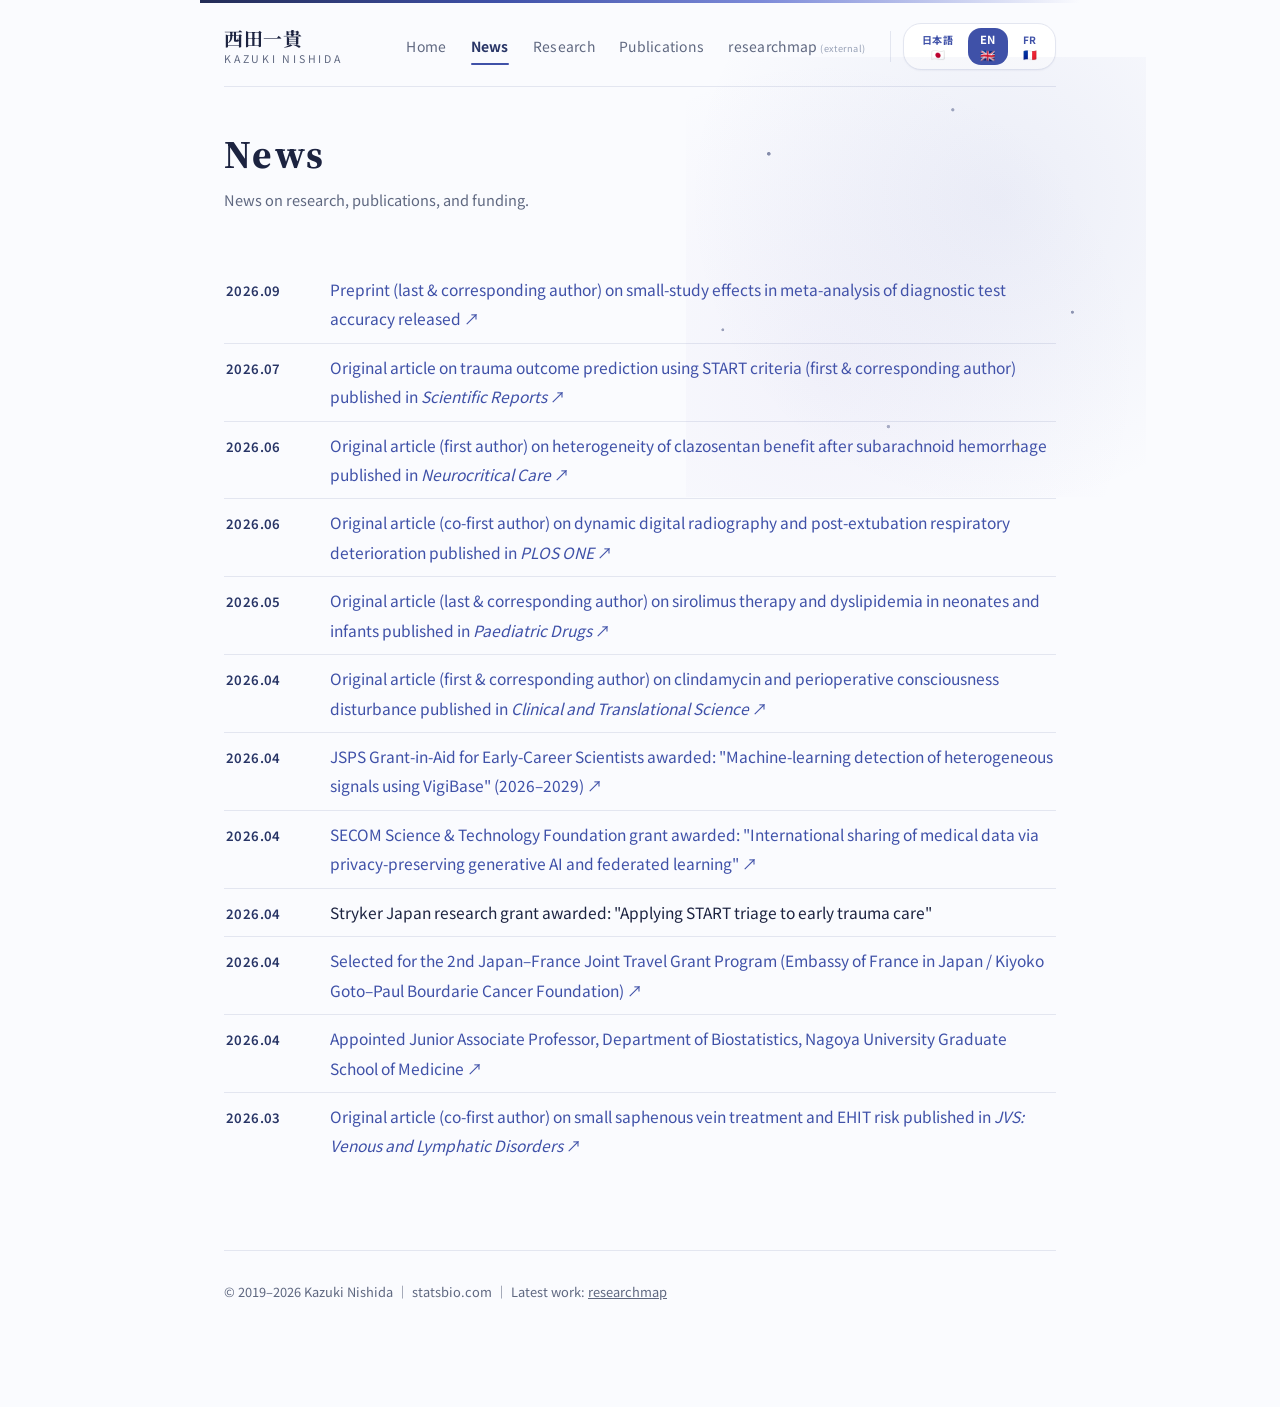
<file: en/news.html>
<!DOCTYPE html>
<html lang="en">
<head>
<meta charset="UTF-8">
<meta name="viewport" content="width=device-width, initial-scale=1">
<link rel="preconnect" href="https://fonts.googleapis.com">
<link rel="preconnect" href="https://fonts.gstatic.com" crossorigin>
<link href="https://fonts.googleapis.com/css2?family=Noto+Sans+JP:wght@400;500;700&family=Noto+Serif+JP:wght@600;700&family=Source+Serif+4:ital,opsz,wght@0,8..60,600;0,8..60,700;1,8..60,600&display=swap" rel="stylesheet">
<link rel="icon" href="data:image/svg+xml,%3Csvg xmlns='http://www.w3.org/2000/svg' viewBox='0 0 64 64'%3E%3Crect width='64' height='64' rx='14' fill='%233f51a8'/%3E%3Ctext x='32' y='43' font-family='Georgia,serif' font-weight='700' font-size='27' fill='white' text-anchor='middle'%3EKN%3C/text%3E%3C/svg%3E">
<link rel="stylesheet" href="../style.css">
<title>News | Kazuki Nishida</title>
<link rel="alternate" hreflang="ja" href="https://kazuki-nishida.github.io/news.html">
<link rel="alternate" hreflang="en" href="https://kazuki-nishida.github.io/en/news.html">
<link rel="alternate" hreflang="fr" href="https://kazuki-nishida.github.io/fr/news.html">
<link rel="alternate" hreflang="x-default" href="https://kazuki-nishida.github.io/news.html">
</head>
<body>
<div class="wrap">
<header class="site"><div class="accentbar"></div><div class="brand"><a class="name" href="index.html">西田一貴<span class="en">Kazuki Nishida</span></a><nav class="top"><a href="index.html">Home</a><span class="here">News</span><a href="research.html">Research</a><a href="publications.html">Publications</a><a href="https://researchmap.jp/kazuki-nishida" target="_blank" rel="noopener">researchmap<span class="ext">(external)</span></a><span class="langsw"><a href="../news.html"><span class="ll">日本語</span><span class="lf">🇯🇵</span></a><span class="langcur"><span class="ll">EN</span><span class="lf">🇬🇧</span></span><a href="../fr/news.html"><span class="ll">FR</span><span class="lf">🇫🇷</span></a></span></nav></div></header>
<div class="hero solo">
  <h1>News</h1>
  <p class="pubnote">News on research, publications, and funding.</p>
</div>
<section>
  <ul class="rows">
<li><span class="when">2026.09</span><span><a href="https://arxiv.org/abs/2609.38297" target="_blank" rel="noopener">Preprint (last &amp; corresponding author) on small-study effects in meta-analysis of diagnostic test accuracy released ↗</a></span></li>
<li><span class="when">2026.07</span><span><a href="https://www.nature.com/articles/s41598-026-62050-z" target="_blank" rel="noopener">Original article on trauma outcome prediction using START criteria (first & corresponding author) published in <em>Scientific Reports</em> ↗</a></span></li>
<li><span class="when">2026.06</span><span><a href="https://link.springer.com/article/10.1007/s12028-026-02573-5" target="_blank" rel="noopener">Original article (first author) on heterogeneity of clazosentan benefit after subarachnoid hemorrhage published in <em>Neurocritical Care</em> ↗</a></span></li>
<li><span class="when">2026.06</span><span><a href="https://pubmed.ncbi.nlm.nih.gov/42329910/" target="_blank" rel="noopener">Original article (co-first author) on dynamic digital radiography and post-extubation respiratory deterioration published in <em>PLOS ONE</em> ↗</a></span></li>
<li><span class="when">2026.05</span><span><a href="https://link.springer.com/article/10.1007/s40272-026-00754-5" target="_blank" rel="noopener">Original article (last & corresponding author) on sirolimus therapy and dyslipidemia in neonates and infants published in <em>Paediatric Drugs</em> ↗</a></span></li>
<li><span class="when">2026.04</span><span><a href="https://ascpt.onlinelibrary.wiley.com/doi/10.1111/cts.70534" target="_blank" rel="noopener">Original article (first & corresponding author) on clindamycin and perioperative consciousness disturbance published in <em>Clinical and Translational Science</em> ↗</a></span></li>
<li><span class="when">2026.04</span><span><a href="https://kaken.nii.ac.jp/en/grant/KAKENHI-PROJECT-26K20575/" target="_blank" rel="noopener">JSPS Grant-in-Aid for Early-Career Scientists awarded: "Machine-learning detection of heterogeneous signals using VigiBase" (2026–2029) ↗</a></span></li>
<li><span class="when">2026.04</span><span><a href="https://www.secomzaidan.jp/news/news20260525.html" target="_blank" rel="noopener">SECOM Science & Technology Foundation grant awarded: "International sharing of medical data via privacy-preserving generative AI and federated learning" ↗</a></span></li>
<li><span class="when">2026.04</span><span>Stryker Japan research grant awarded: "Applying START triage to early trauma care"</span></li>
<li><span class="when">2026.04</span><span><a href="https://kiyoko-foundation.or.jp/en/news/jointgrantprogramlaureate2026/" target="_blank" rel="noopener">Selected for the 2nd Japan–France Joint Travel Grant Program (Embassy of France in Japan / Kiyoko Goto–Paul Bourdarie Cancer Foundation) ↗</a></span></li>
<li><span class="when">2026.04</span><span><a href="https://nagoya-biostat.jp/" target="_blank" rel="noopener">Appointed Junior Associate Professor, Department of Biostatistics, Nagoya University Graduate School of Medicine ↗</a></span></li>
<li><span class="when">2026.03</span><span><a href="https://pubmed.ncbi.nlm.nih.gov/41866117/" target="_blank" rel="noopener">Original article (co-first author) on small saphenous vein treatment and EHIT risk published in <em>JVS: Venous and Lymphatic Disorders</em> ↗</a></span></li>
  </ul>
</section>
<footer class="site"><p>© 2019–2026 Kazuki Nishida ｜ statsbio.com ｜ Latest work: <a href="https://researchmap.jp/kazuki-nishida" target="_blank" rel="noopener">researchmap</a></p></footer>
</div>
</body>
</html>
</file>
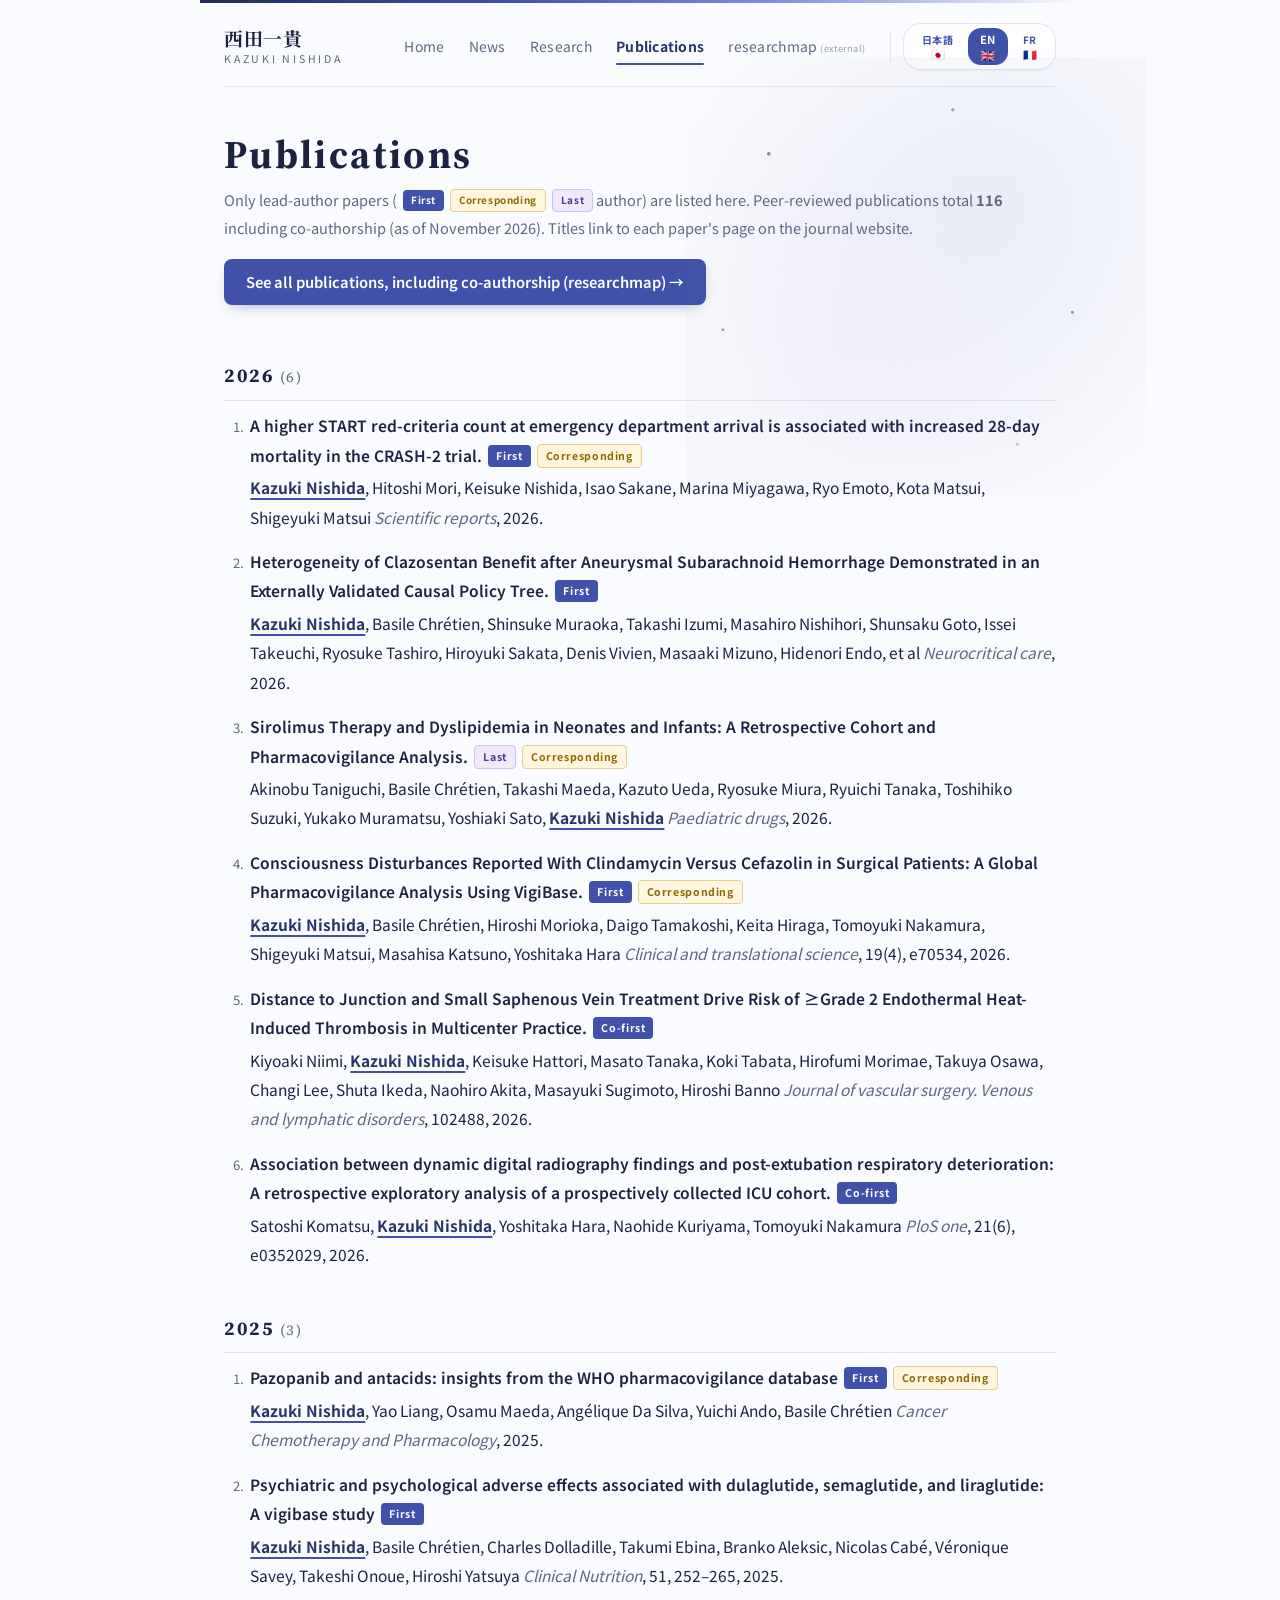
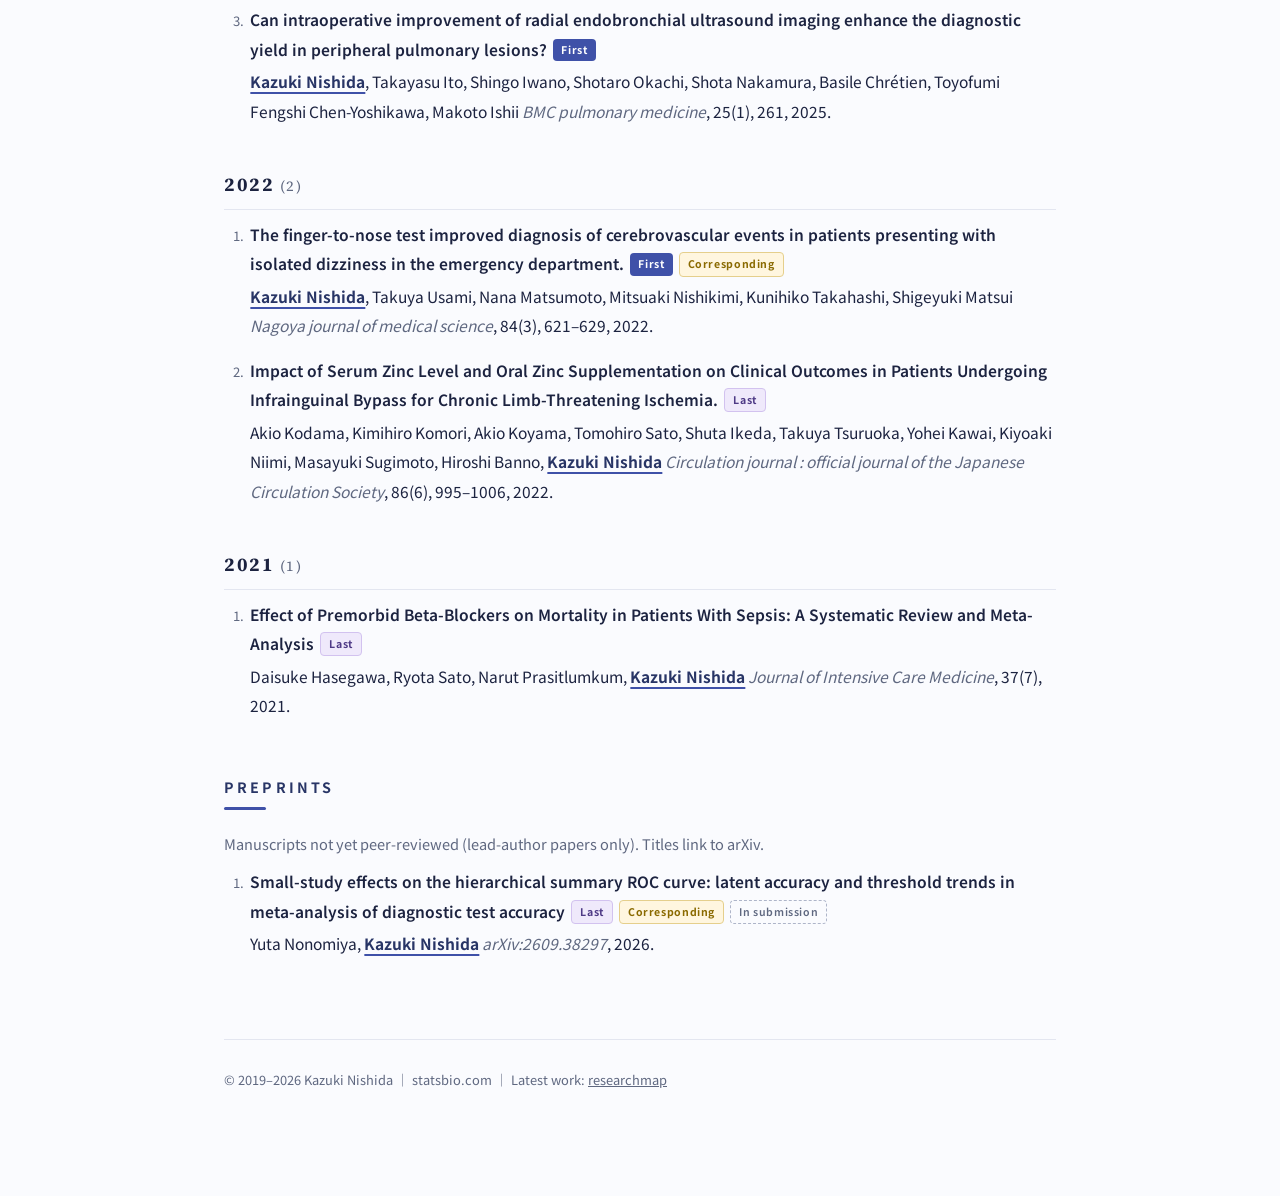
<file: en/publications.html>
<!DOCTYPE html>
<html lang="en">
<head>
<meta charset="UTF-8">
<meta name="viewport" content="width=device-width, initial-scale=1">
<link rel="preconnect" href="https://fonts.googleapis.com">
<link rel="preconnect" href="https://fonts.gstatic.com" crossorigin>
<link href="https://fonts.googleapis.com/css2?family=Noto+Sans+JP:wght@400;500;700&family=Noto+Serif+JP:wght@600;700&family=Source+Serif+4:ital,opsz,wght@0,8..60,600;0,8..60,700;1,8..60,600&display=swap" rel="stylesheet">
<link rel="icon" href="data:image/svg+xml,%3Csvg xmlns='http://www.w3.org/2000/svg' viewBox='0 0 64 64'%3E%3Crect width='64' height='64' rx='14' fill='%233f51a8'/%3E%3Ctext x='32' y='43' font-family='Georgia,serif' font-weight='700' font-size='27' fill='white' text-anchor='middle'%3EKN%3C/text%3E%3C/svg%3E">
<link rel="stylesheet" href="../style.css">
<title>Publications | Kazuki Nishida</title>
<link rel="alternate" hreflang="ja" href="https://kazuki-nishida.github.io/publications.html">
<link rel="alternate" hreflang="en" href="https://kazuki-nishida.github.io/en/publications.html">
<link rel="alternate" hreflang="fr" href="https://kazuki-nishida.github.io/fr/publications.html">
<link rel="alternate" hreflang="x-default" href="https://kazuki-nishida.github.io/publications.html">
</head>
<body>
<div class="wrap">
<header class="site"><div class="accentbar"></div><div class="brand"><a class="name" href="index.html">西田一貴<span class="en">Kazuki Nishida</span></a><nav class="top"><a href="index.html">Home</a><a href="news.html">News</a><a href="research.html">Research</a><span class="here">Publications</span><a href="https://researchmap.jp/kazuki-nishida" target="_blank" rel="noopener">researchmap<span class="ext">(external)</span></a><span class="langsw"><a href="../publications.html"><span class="ll">日本語</span><span class="lf">🇯🇵</span></a><span class="langcur"><span class="ll">EN</span><span class="lf">🇬🇧</span></span><a href="../fr/publications.html"><span class="ll">FR</span><span class="lf">🇫🇷</span></a></span></nav></div></header>
<div class="hero solo">
  <h1>Publications</h1>
  <p class="pubnote">Only lead-author papers (<span class="rb first">First</span><span class="rb corr">Corresponding</span><span class="rb last">Last</span> author) are listed here. Peer-reviewed publications total <strong>116</strong> including co-authorship (as of November 2026). Titles link to each paper's page on the journal website.</p>
  <p class="rmcta"><a href="https://researchmap.jp/kazuki-nishida/published_papers" target="_blank" rel="noopener">See all publications, including co-authorship (researchmap) →</a></p>
</div>
<section>
<p class="yeartag">2026 <span class="ycount">(6)</span></p>
<ol class="pubs">
<li><a class="t" href="https://doi.org/10.1038/s41598-026-62050-z" target="_blank" rel="noopener">A higher START red-criteria count at emergency department arrival is associated with increased 28-day mortality in the CRASH-2 trial.</a><span class="rb first">First</span><span class="rb corr">Corresponding</span><span class="aline"><strong>Kazuki Nishida</strong>, Hitoshi Mori, Keisuke Nishida, Isao Sakane, Marina Miyagawa, Ryo Emoto, Kota Matsui, Shigeyuki Matsui <span class="j">Scientific reports</span>, 2026.</span></li>
<li><a class="t" href="https://doi.org/10.1007/s12028-026-02573-5" target="_blank" rel="noopener">Heterogeneity of Clazosentan Benefit after Aneurysmal Subarachnoid Hemorrhage Demonstrated in an Externally Validated Causal Policy Tree.</a><span class="rb first">First</span><span class="aline"><strong>Kazuki Nishida</strong>, Basile Chrétien, Shinsuke Muraoka, Takashi Izumi, Masahiro Nishihori, Shunsaku Goto, Issei Takeuchi, Ryosuke Tashiro, Hiroyuki Sakata, Denis Vivien, Masaaki Mizuno, Hidenori Endo, et al <span class="j">Neurocritical care</span>, 2026.</span></li>
<li><a class="t" href="https://doi.org/10.1007/s40272-026-00754-5" target="_blank" rel="noopener">Sirolimus Therapy and Dyslipidemia in Neonates and Infants: A Retrospective Cohort and Pharmacovigilance Analysis.</a><span class="rb last">Last</span><span class="rb corr">Corresponding</span><span class="aline">Akinobu Taniguchi, Basile Chrétien, Takashi Maeda, Kazuto Ueda, Ryosuke Miura, Ryuichi Tanaka, Toshihiko Suzuki, Yukako Muramatsu, Yoshiaki Sato, <strong>Kazuki Nishida</strong> <span class="j">Paediatric drugs</span>, 2026.</span></li>
<li><a class="t" href="https://doi.org/10.1111/cts.70534" target="_blank" rel="noopener">Consciousness Disturbances Reported With Clindamycin Versus Cefazolin in Surgical Patients: A Global Pharmacovigilance Analysis Using VigiBase.</a><span class="rb first">First</span><span class="rb corr">Corresponding</span><span class="aline"><strong>Kazuki Nishida</strong>, Basile Chrétien, Hiroshi Morioka, Daigo Tamakoshi, Keita Hiraga, Tomoyuki Nakamura, Shigeyuki Matsui, Masahisa Katsuno, Yoshitaka Hara <span class="j">Clinical and translational science</span>, 19(4), e70534, 2026.</span></li>
<li><a class="t" href="https://doi.org/10.1016/j.jvsv.2026.102488" target="_blank" rel="noopener">Distance to Junction and Small Saphenous Vein Treatment Drive Risk of ≥Grade 2 Endothermal Heat-Induced Thrombosis in Multicenter Practice.</a><span class="rb first">Co-first</span><span class="aline">Kiyoaki Niimi, <strong>Kazuki Nishida</strong>, Keisuke Hattori, Masato Tanaka, Koki Tabata, Hirofumi Morimae, Takuya Osawa, Changi Lee, Shuta Ikeda, Naohiro Akita, Masayuki Sugimoto, Hiroshi Banno <span class="j">Journal of vascular surgery. Venous and lymphatic disorders</span>, 102488, 2026.</span></li>
<li><a class="t" href="https://doi.org/10.1371/journal.pone.0352029" target="_blank" rel="noopener">Association between dynamic digital radiography findings and post-extubation respiratory deterioration: A retrospective exploratory analysis of a prospectively collected ICU cohort.</a><span class="rb first">Co-first</span><span class="aline">Satoshi Komatsu, <strong>Kazuki Nishida</strong>, Yoshitaka Hara, Naohide Kuriyama, Tomoyuki Nakamura <span class="j">PloS one</span>, 21(6), e0352029, 2026.</span></li>
</ol>
<p class="yeartag">2025 <span class="ycount">(3)</span></p>
<ol class="pubs">
<li><a class="t" href="https://doi.org/10.1007/s00280-025-04792-7" target="_blank" rel="noopener">Pazopanib and antacids: insights from the WHO pharmacovigilance database</a><span class="rb first">First</span><span class="rb corr">Corresponding</span><span class="aline"><strong>Kazuki Nishida</strong>, Yao Liang, Osamu Maeda, Angélique Da Silva, Yuichi Ando, Basile Chrétien <span class="j">Cancer Chemotherapy and Pharmacology</span>, 2025.</span></li>
<li><a class="t" href="https://doi.org/10.1016/j.clnu.2025.06.011" target="_blank" rel="noopener">Psychiatric and psychological adverse effects associated with dulaglutide, semaglutide, and liraglutide: A vigibase study</a><span class="rb first">First</span><span class="aline"><strong>Kazuki Nishida</strong>, Basile Chrétien, Charles Dolladille, Takumi Ebina, Branko Aleksic, Nicolas Cabé, Véronique Savey, Takeshi Onoue, Hiroshi Yatsuya <span class="j">Clinical Nutrition</span>, 51, 252–265, 2025.</span></li>
<li><a class="t" href="https://doi.org/10.1186/s12890-025-03725-7" target="_blank" rel="noopener">Can intraoperative improvement of radial endobronchial ultrasound imaging enhance the diagnostic yield in peripheral pulmonary lesions?</a><span class="rb first">First</span><span class="aline"><strong>Kazuki Nishida</strong>, Takayasu Ito, Shingo Iwano, Shotaro Okachi, Shota Nakamura, Basile Chrétien, Toyofumi Fengshi Chen-Yoshikawa, Makoto Ishii <span class="j">BMC pulmonary medicine</span>, 25(1), 261, 2025.</span></li>
</ol>
<p class="yeartag">2022 <span class="ycount">(2)</span></p>
<ol class="pubs">
<li><a class="t" href="https://doi.org/10.18999/nagjms.84.3.621" target="_blank" rel="noopener">The finger-to-nose test improved diagnosis of cerebrovascular events in patients presenting with isolated dizziness in the emergency department.</a><span class="rb first">First</span><span class="rb corr">Corresponding</span><span class="aline"><strong>Kazuki Nishida</strong>, Takuya Usami, Nana Matsumoto, Mitsuaki Nishikimi, Kunihiko Takahashi, Shigeyuki Matsui <span class="j">Nagoya journal of medical science</span>, 84(3), 621–629, 2022.</span></li>
<li><a class="t" href="https://doi.org/10.1253/circj.CJ-21-0832" target="_blank" rel="noopener">Impact of Serum Zinc Level and Oral Zinc Supplementation on Clinical Outcomes in Patients Undergoing Infrainguinal Bypass for Chronic Limb-Threatening Ischemia.</a><span class="rb last">Last</span><span class="aline">Akio Kodama, Kimihiro Komori, Akio Koyama, Tomohiro Sato, Shuta Ikeda, Takuya Tsuruoka, Yohei Kawai, Kiyoaki Niimi, Masayuki Sugimoto, Hiroshi Banno, <strong>Kazuki Nishida</strong> <span class="j">Circulation journal : official journal of the Japanese Circulation Society</span>, 86(6), 995–1006, 2022.</span></li>
</ol>
<p class="yeartag">2021 <span class="ycount">(1)</span></p>
<ol class="pubs">
<li><a class="t" href="https://doi.org/10.1177/08850666211052926" target="_blank" rel="noopener">Effect of Premorbid Beta-Blockers on Mortality in Patients With Sepsis: A Systematic Review and Meta-Analysis</a><span class="rb last">Last</span><span class="aline">Daisuke Hasegawa, Ryota Sato, Narut Prasitlumkum, <strong>Kazuki Nishida</strong> <span class="j">Journal of Intensive Care Medicine</span>, 37(7), 2021.</span></li>
</ol>
</section>
<section id="preprints">
  <h2>Preprints</h2>
  <p class="pubnote">Manuscripts not yet peer-reviewed (lead-author papers only). Titles link to arXiv.</p>
  <ol class="pubs">
<li><a class="t" href="https://arxiv.org/abs/2609.38297" target="_blank" rel="noopener">Small-study effects on the hierarchical summary ROC curve: latent accuracy and threshold trends in meta-analysis of diagnostic test accuracy</a><span class="rb last">Last</span><span class="rb corr">Corresponding</span><span class="rb pre">In submission</span><span class="aline">Yuta Nonomiya, <strong>Kazuki Nishida</strong> <span class="j">arXiv:2609.38297</span>, 2026.</span></li>
  </ol>
</section>
<footer class="site"><p>© 2019–2026 Kazuki Nishida ｜ statsbio.com ｜ Latest work: <a href="https://researchmap.jp/kazuki-nishida" target="_blank" rel="noopener">researchmap</a></p></footer>
</div>
</body>
</html>
</file>
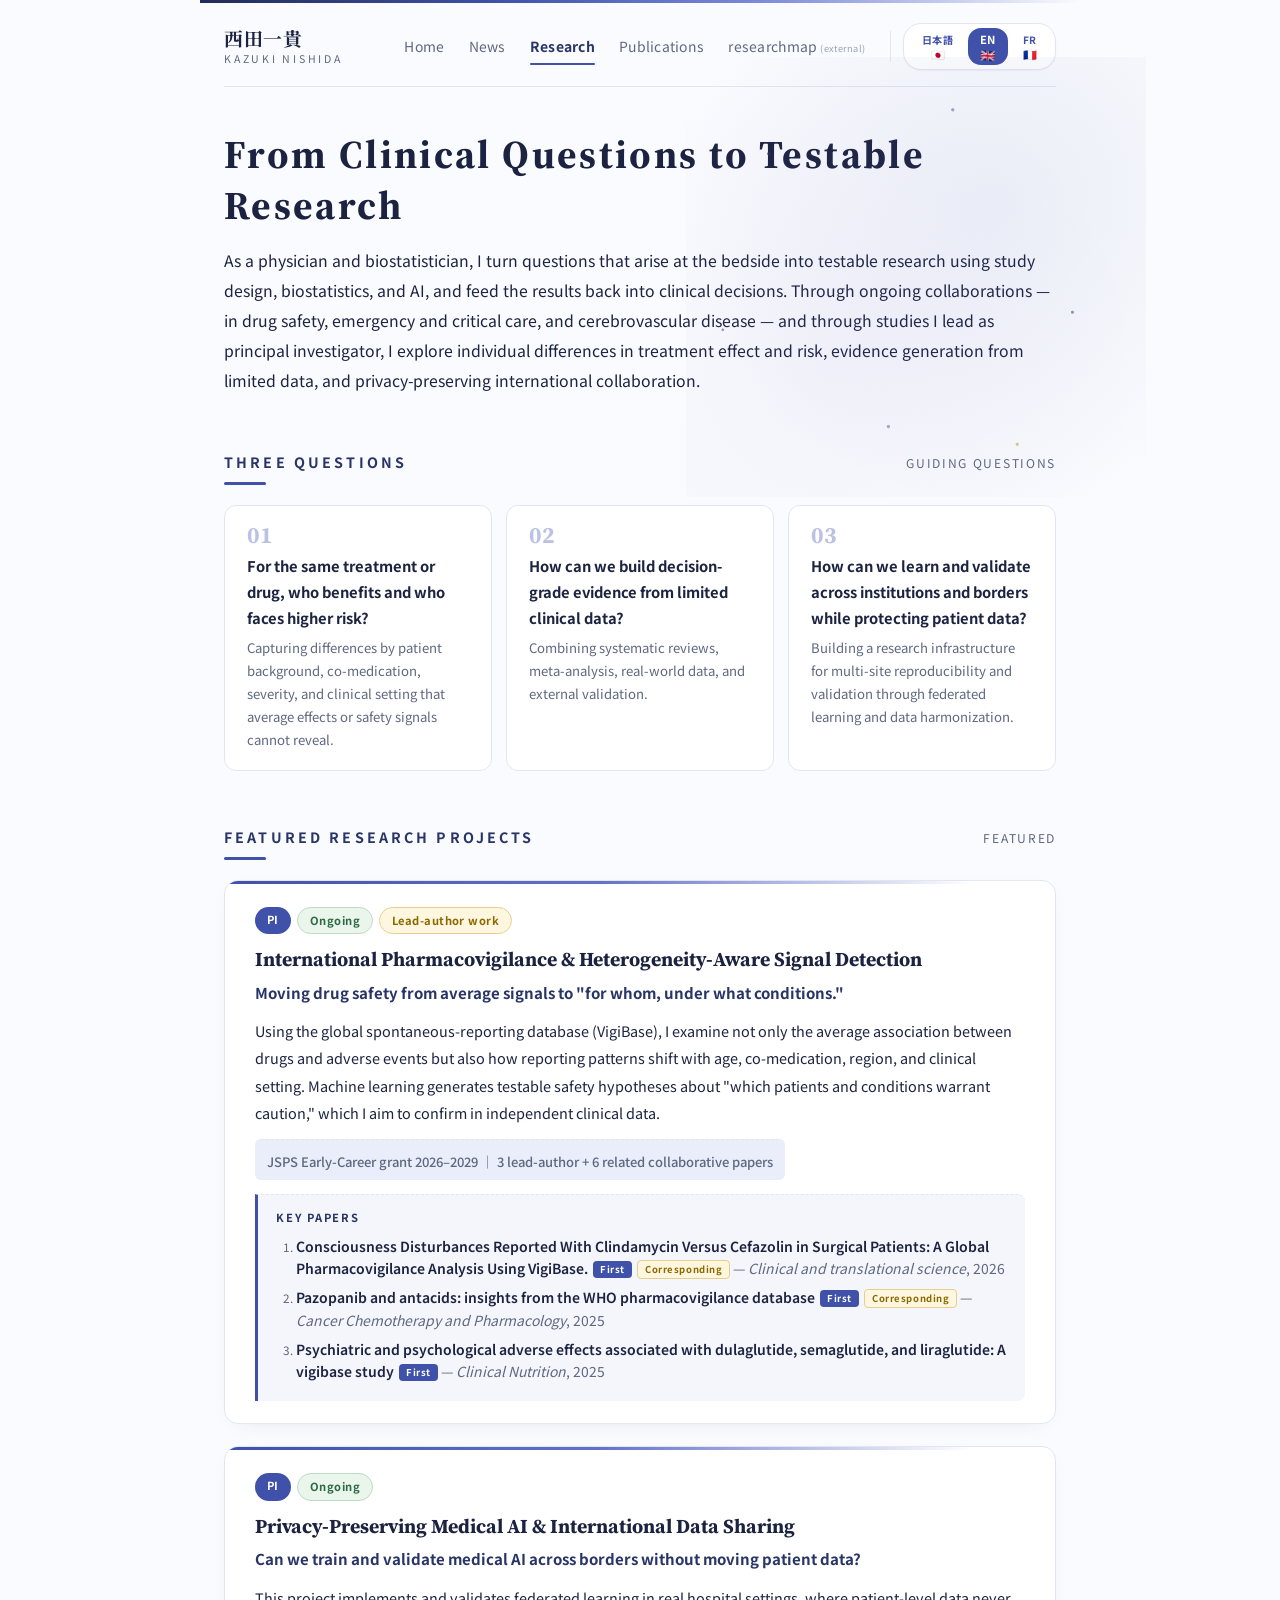
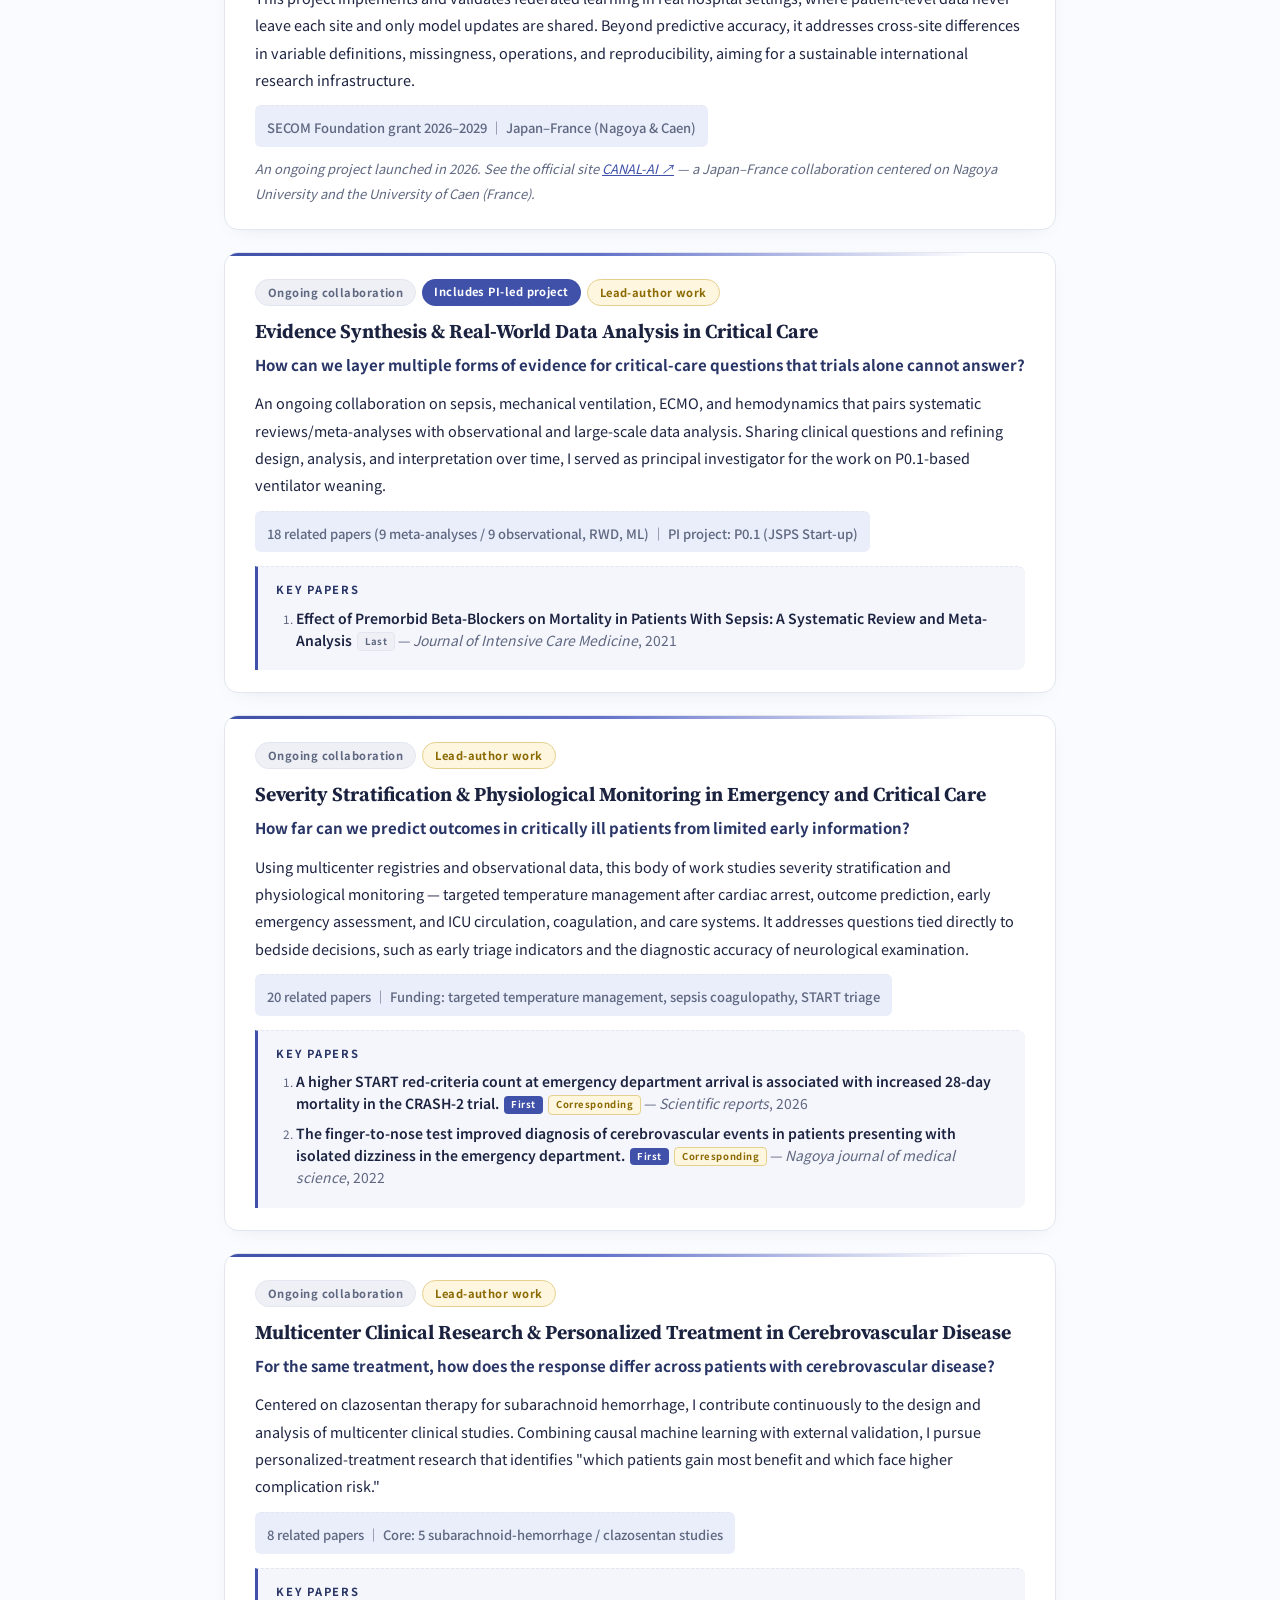
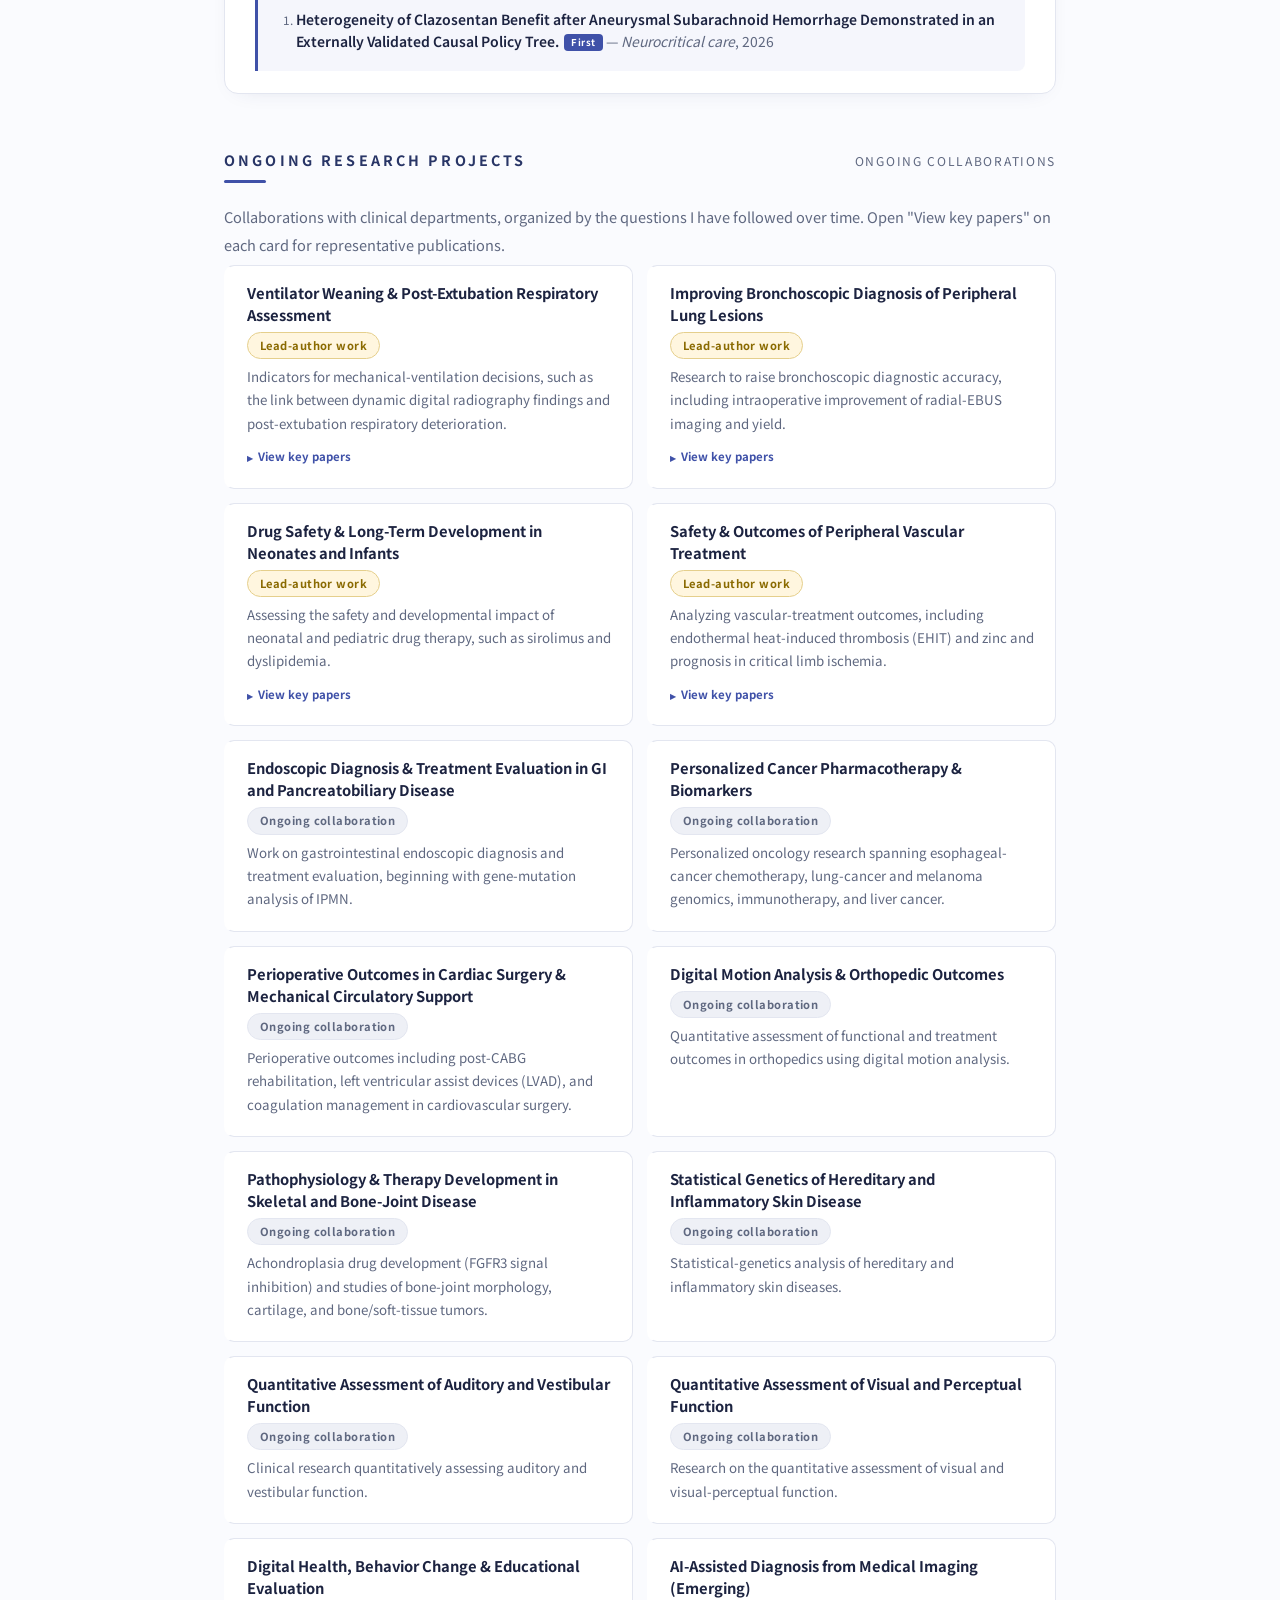
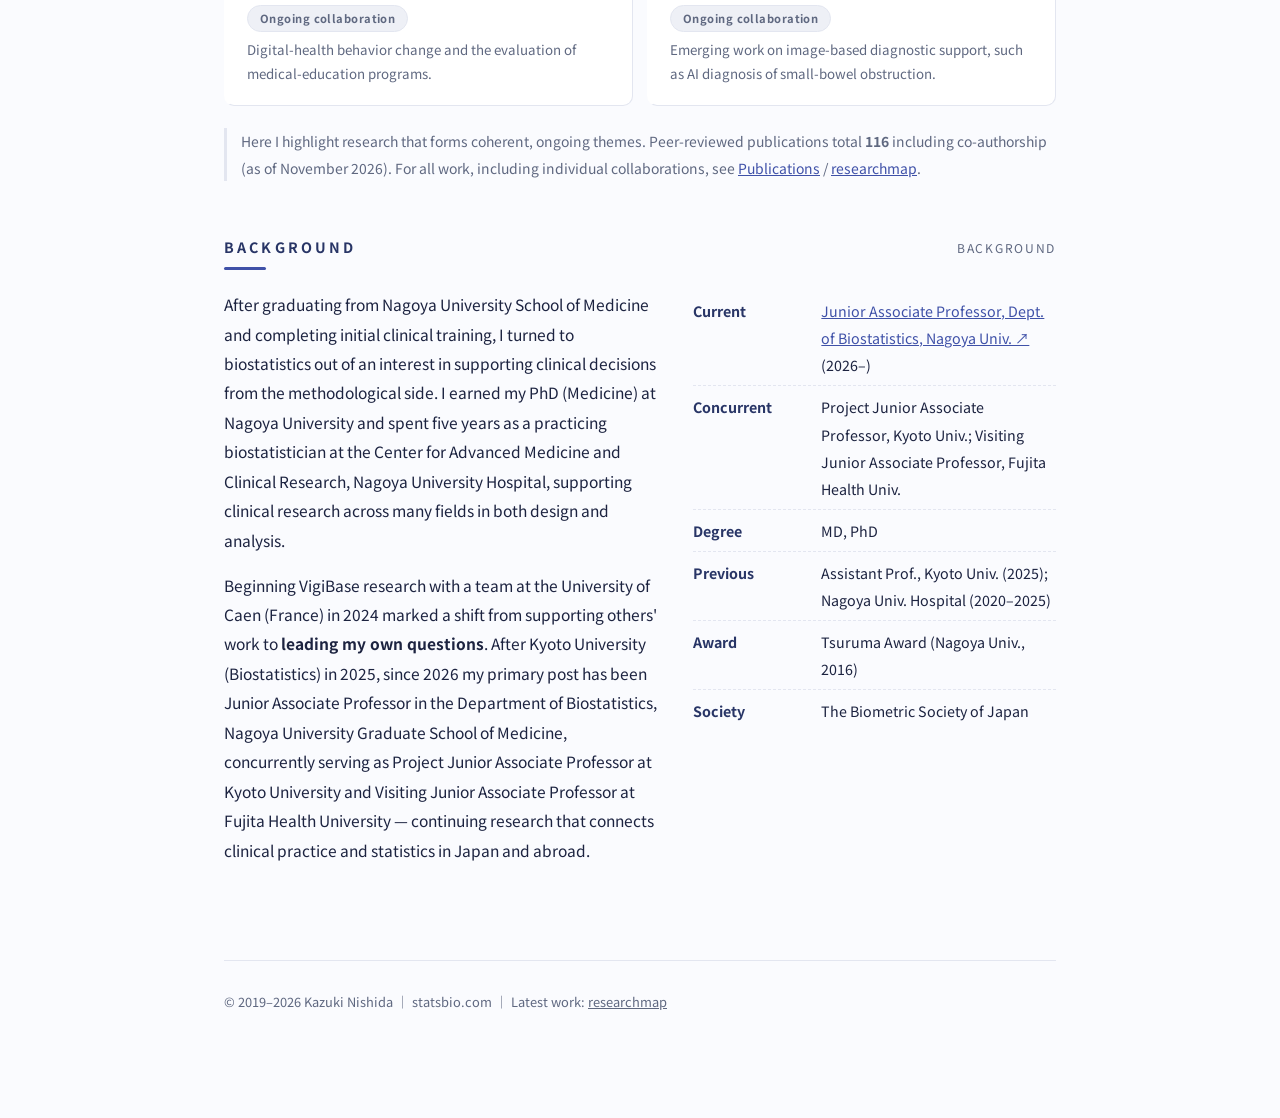
<file: en/research.html>
<!DOCTYPE html>
<html lang="en">
<head>
<meta charset="UTF-8">
<meta name="viewport" content="width=device-width, initial-scale=1">
<link rel="preconnect" href="https://fonts.googleapis.com">
<link rel="preconnect" href="https://fonts.gstatic.com" crossorigin>
<link href="https://fonts.googleapis.com/css2?family=Noto+Sans+JP:wght@400;500;700&family=Noto+Serif+JP:wght@600;700&family=Source+Serif+4:ital,opsz,wght@0,8..60,600;0,8..60,700;1,8..60,600&display=swap" rel="stylesheet">
<link rel="icon" href="data:image/svg+xml,%3Csvg xmlns='http://www.w3.org/2000/svg' viewBox='0 0 64 64'%3E%3Crect width='64' height='64' rx='14' fill='%233f51a8'/%3E%3Ctext x='32' y='43' font-family='Georgia,serif' font-weight='700' font-size='27' fill='white' text-anchor='middle'%3EKN%3C/text%3E%3C/svg%3E">
<link rel="stylesheet" href="../style.css">
<title>Research | Kazuki Nishida</title>
<link rel="alternate" hreflang="ja" href="https://kazuki-nishida.github.io/research.html">
<link rel="alternate" hreflang="en" href="https://kazuki-nishida.github.io/en/research.html">
<link rel="alternate" hreflang="fr" href="https://kazuki-nishida.github.io/fr/research.html">
<link rel="alternate" hreflang="x-default" href="https://kazuki-nishida.github.io/research.html">
</head>
<body>
<div class="wrap">
<header class="site"><div class="accentbar"></div><div class="brand"><a class="name" href="index.html">西田一貴<span class="en">Kazuki Nishida</span></a><nav class="top"><a href="index.html">Home</a><a href="news.html">News</a><span class="here">Research</span><a href="publications.html">Publications</a><a href="https://researchmap.jp/kazuki-nishida" target="_blank" rel="noopener">researchmap<span class="ext">(external)</span></a><span class="langsw"><a href="../research.html"><span class="ll">日本語</span><span class="lf">🇯🇵</span></a><span class="langcur"><span class="ll">EN</span><span class="lf">🇬🇧</span></span><a href="../fr/research.html"><span class="ll">FR</span><span class="lf">🇫🇷</span></a></span></nav></div></header>

<div class="hero solo">
  <h1>From Clinical Questions to Testable Research</h1>
  <p class="lead">As a physician and biostatistician, I turn questions that arise at the bedside into testable research using study design, biostatistics, and AI, and feed the results back into clinical decisions. Through ongoing collaborations — in drug safety, emergency and critical care, and cerebrovascular disease — and through studies I lead as principal investigator, I explore individual differences in treatment effect and risk, evidence generation from limited data, and privacy-preserving international collaboration.</p>
</div>

<section id="questions">
  <div class="eyebrow"><h2>Three Questions</h2><span class="count">Guiding Questions</span></div>
  <div class="qgrid">
<div class="qcard"><span class="qnum">01</span>
<h3>For the same treatment or drug, who benefits and who faces higher risk?</h3>
<p>Capturing differences by patient background, co-medication, severity, and clinical setting that average effects or safety signals cannot reveal.</p></div>
<div class="qcard"><span class="qnum">02</span>
<h3>How can we build decision-grade evidence from limited clinical data?</h3>
<p>Combining systematic reviews, meta-analysis, real-world data, and external validation.</p></div>
<div class="qcard"><span class="qnum">03</span>
<h3>How can we learn and validate across institutions and borders while protecting patient data?</h3>
<p>Building a research infrastructure for multi-site reproducibility and validation through federated learning and data harmonization.</p></div>
</div>
</section>

<section id="featured">
  <div class="eyebrow"><h2>Featured Research Projects</h2><span class="count">Featured</span></div>
  <div class="fcards">
<article class="fcard"><div class="pbadges"><span class="pbadge b-pi">PI</span><span class="pbadge b-live">Ongoing</span><span class="pbadge b-lead">Lead-author work</span></div>
<h3>International Pharmacovigilance & Heterogeneity-Aware Signal Detection</h3>
<p class="pq">Moving drug safety from average signals to "for whom, under what conditions."</p>
<p class="pbody">Using the global spontaneous-reporting database (VigiBase), I examine not only the average association between drugs and adverse events but also how reporting patterns shift with age, co-medication, region, and clinical setting. Machine learning generates testable safety hypotheses about "which patients and conditions warrant caution," which I aim to confirm in independent clinical data.</p>
<p class="pmeta">JSPS Early-Career grant 2026–2029 ｜ 3 lead-author + 6 related collaborative papers</p>
<div class="repbox"><span class="replabel">Key papers</span><ol class="reps"><li><a href="https://doi.org/10.1111/cts.70534" target="_blank" rel="noopener">Consciousness Disturbances Reported With Clindamycin Versus Cefazolin in Surgical Patients: A Global Pharmacovigilance Analysis Using VigiBase.</a><span class="rb first">First</span><span class="rb corr">Corresponding</span><span class="repmeta"> — <i>Clinical and translational science</i>, 2026</span></li>
<li><a href="https://doi.org/10.1007/s00280-025-04792-7" target="_blank" rel="noopener">Pazopanib and antacids: insights from the WHO pharmacovigilance database</a><span class="rb first">First</span><span class="rb corr">Corresponding</span><span class="repmeta"> — <i>Cancer Chemotherapy and Pharmacology</i>, 2025</span></li>
<li><a href="https://doi.org/10.1016/j.clnu.2025.06.011" target="_blank" rel="noopener">Psychiatric and psychological adverse effects associated with dulaglutide, semaglutide, and liraglutide: A vigibase study</a><span class="rb first">First</span><span class="repmeta"> — <i>Clinical Nutrition</i>, 2025</span></li></ol></div>
</article>
<article class="fcard"><div class="pbadges"><span class="pbadge b-pi">PI</span><span class="pbadge b-live">Ongoing</span></div>
<h3>Privacy-Preserving Medical AI & International Data Sharing</h3>
<p class="pq">Can we train and validate medical AI across borders without moving patient data?</p>
<p class="pbody">This project implements and validates federated learning in real hospital settings, where patient-level data never leave each site and only model updates are shared. Beyond predictive accuracy, it addresses cross-site differences in variable definitions, missingness, operations, and reproducibility, aiming for a sustainable international research infrastructure.</p>
<p class="pmeta">SECOM Foundation grant 2026–2029 ｜ Japan–France (Nagoya & Caen)</p>
<p class="pnote">An ongoing project launched in 2026. See the official site <a href="https://canal-ai.org/" target="_blank" rel="noopener">CANAL-AI ↗</a> — a Japan–France collaboration centered on Nagoya University and the University of Caen (France).</p>
</article>
<article class="fcard"><div class="pbadges"><span class="pbadge b-collab">Ongoing collaboration</span><span class="pbadge b-pi">Includes PI-led project</span><span class="pbadge b-lead">Lead-author work</span></div>
<h3>Evidence Synthesis & Real-World Data Analysis in Critical Care</h3>
<p class="pq">How can we layer multiple forms of evidence for critical-care questions that trials alone cannot answer?</p>
<p class="pbody">An ongoing collaboration on sepsis, mechanical ventilation, ECMO, and hemodynamics that pairs systematic reviews/meta-analyses with observational and large-scale data analysis. Sharing clinical questions and refining design, analysis, and interpretation over time, I served as principal investigator for the work on P0.1-based ventilator weaning.</p>
<p class="pmeta">18 related papers (9 meta-analyses / 9 observational, RWD, ML) ｜ PI project: P0.1 (JSPS Start-up)</p>
<div class="repbox"><span class="replabel">Key papers</span><ol class="reps"><li><a href="https://doi.org/10.1177/08850666211052926" target="_blank" rel="noopener">Effect of Premorbid Beta-Blockers on Mortality in Patients With Sepsis: A Systematic Review and Meta-Analysis</a><span class="rb last">Last</span><span class="repmeta"> — <i>Journal of Intensive Care Medicine</i>, 2021</span></li></ol></div>
</article>
<article class="fcard"><div class="pbadges"><span class="pbadge b-collab">Ongoing collaboration</span><span class="pbadge b-lead">Lead-author work</span></div>
<h3>Severity Stratification & Physiological Monitoring in Emergency and Critical Care</h3>
<p class="pq">How far can we predict outcomes in critically ill patients from limited early information?</p>
<p class="pbody">Using multicenter registries and observational data, this body of work studies severity stratification and physiological monitoring — targeted temperature management after cardiac arrest, outcome prediction, early emergency assessment, and ICU circulation, coagulation, and care systems. It addresses questions tied directly to bedside decisions, such as early triage indicators and the diagnostic accuracy of neurological examination.</p>
<p class="pmeta">20 related papers ｜ Funding: targeted temperature management, sepsis coagulopathy, START triage</p>
<div class="repbox"><span class="replabel">Key papers</span><ol class="reps"><li><a href="https://doi.org/10.1038/s41598-026-62050-z" target="_blank" rel="noopener">A higher START red-criteria count at emergency department arrival is associated with increased 28-day mortality in the CRASH-2 trial.</a><span class="rb first">First</span><span class="rb corr">Corresponding</span><span class="repmeta"> — <i>Scientific reports</i>, 2026</span></li>
<li><a href="https://doi.org/10.18999/nagjms.84.3.621" target="_blank" rel="noopener">The finger-to-nose test improved diagnosis of cerebrovascular events in patients presenting with isolated dizziness in the emergency department.</a><span class="rb first">First</span><span class="rb corr">Corresponding</span><span class="repmeta"> — <i>Nagoya journal of medical science</i>, 2022</span></li></ol></div>
</article>
<article class="fcard"><div class="pbadges"><span class="pbadge b-collab">Ongoing collaboration</span><span class="pbadge b-lead">Lead-author work</span></div>
<h3>Multicenter Clinical Research & Personalized Treatment in Cerebrovascular Disease</h3>
<p class="pq">For the same treatment, how does the response differ across patients with cerebrovascular disease?</p>
<p class="pbody">Centered on clazosentan therapy for subarachnoid hemorrhage, I contribute continuously to the design and analysis of multicenter clinical studies. Combining causal machine learning with external validation, I pursue personalized-treatment research that identifies "which patients gain most benefit and which face higher complication risk."</p>
<p class="pmeta">8 related papers ｜ Core: 5 subarachnoid-hemorrhage / clazosentan studies</p>
<div class="repbox"><span class="replabel">Key papers</span><ol class="reps"><li><a href="https://doi.org/10.1007/s12028-026-02573-5" target="_blank" rel="noopener">Heterogeneity of Clazosentan Benefit after Aneurysmal Subarachnoid Hemorrhage Demonstrated in an Externally Validated Causal Policy Tree.</a><span class="rb first">First</span><span class="repmeta"> — <i>Neurocritical care</i>, 2026</span></li></ol></div>
</article>
</div>
</section>

<section id="continuing">
  <div class="eyebrow"><h2>Ongoing Research Projects</h2><span class="count">Ongoing Collaborations</span></div>
  <p class="pubnote">Collaborations with clinical departments, organized by the questions I have followed over time. Open "View key papers" on each card for representative publications.</p>
  <div class="ccards">
<div class="ccard"><div class="ch"><span class="cn">Ventilator Weaning & Post-Extubation Respiratory Assessment</span></div>
<div class="cbadge"><span class="pbadge b-lead">Lead-author work</span></div>
<p>Indicators for mechanical-ventilation decisions, such as the link between dynamic digital radiography findings and post-extubation respiratory deterioration.</p>
<details><summary>View key papers</summary><ol class="reps"><li><a href="https://doi.org/10.1371/journal.pone.0352029" target="_blank" rel="noopener">Association between dynamic digital radiography findings and post-extubation respiratory deterioration: A retrospective exploratory analysis of a prospectively collected ICU cohort.</a><span class="rb first">Co-first</span><span class="repmeta"> — <i>PloS one</i>, 2026</span></li></ol></details>
</div>
<div class="ccard"><div class="ch"><span class="cn">Improving Bronchoscopic Diagnosis of Peripheral Lung Lesions</span></div>
<div class="cbadge"><span class="pbadge b-lead">Lead-author work</span></div>
<p>Research to raise bronchoscopic diagnostic accuracy, including intraoperative improvement of radial-EBUS imaging and yield.</p>
<details><summary>View key papers</summary><ol class="reps"><li><a href="https://doi.org/10.1186/s12890-025-03725-7" target="_blank" rel="noopener">Can intraoperative improvement of radial endobronchial ultrasound imaging enhance the diagnostic yield in peripheral pulmonary lesions?</a><span class="rb first">First</span><span class="repmeta"> — <i>BMC pulmonary medicine</i>, 2025</span></li></ol></details>
</div>
<div class="ccard"><div class="ch"><span class="cn">Drug Safety & Long-Term Development in Neonates and Infants</span></div>
<div class="cbadge"><span class="pbadge b-lead">Lead-author work</span></div>
<p>Assessing the safety and developmental impact of neonatal and pediatric drug therapy, such as sirolimus and dyslipidemia.</p>
<details><summary>View key papers</summary><ol class="reps"><li><a href="https://doi.org/10.1007/s40272-026-00754-5" target="_blank" rel="noopener">Sirolimus Therapy and Dyslipidemia in Neonates and Infants: A Retrospective Cohort and Pharmacovigilance Analysis.</a><span class="rb last">Last</span><span class="rb corr">Corresponding</span><span class="repmeta"> — <i>Paediatric drugs</i>, 2026</span></li></ol></details>
</div>
<div class="ccard"><div class="ch"><span class="cn">Safety & Outcomes of Peripheral Vascular Treatment</span></div>
<div class="cbadge"><span class="pbadge b-lead">Lead-author work</span></div>
<p>Analyzing vascular-treatment outcomes, including endothermal heat-induced thrombosis (EHIT) and zinc and prognosis in critical limb ischemia.</p>
<details><summary>View key papers</summary><ol class="reps"><li><a href="https://doi.org/10.1016/j.jvsv.2026.102488" target="_blank" rel="noopener">Distance to Junction and Small Saphenous Vein Treatment Drive Risk of ≥Grade 2 Endothermal Heat-Induced Thrombosis in Multicenter Practice.</a><span class="rb first">Co-first</span><span class="repmeta"> — <i>Journal of vascular surgery. Venous and lymphatic disorders</i>, 2026</span></li>
<li><a href="https://doi.org/10.1253/circj.CJ-21-0832" target="_blank" rel="noopener">Impact of Serum Zinc Level and Oral Zinc Supplementation on Clinical Outcomes in Patients Undergoing Infrainguinal Bypass for Chronic Limb-Threatening Ischemia.</a><span class="rb last">Last</span><span class="repmeta"> — <i>Circulation journal : official journal of the Japanese Circulation Society</i>, 2022</span></li></ol></details>
</div>
<div class="ccard"><div class="ch"><span class="cn">Endoscopic Diagnosis & Treatment Evaluation in GI and Pancreatobiliary Disease</span></div>
<div class="cbadge"><span class="pbadge b-collab">Ongoing collaboration</span></div>
<p>Work on gastrointestinal endoscopic diagnosis and treatment evaluation, beginning with gene-mutation analysis of IPMN.</p>
</div>
<div class="ccard"><div class="ch"><span class="cn">Personalized Cancer Pharmacotherapy & Biomarkers</span></div>
<div class="cbadge"><span class="pbadge b-collab">Ongoing collaboration</span></div>
<p>Personalized oncology research spanning esophageal-cancer chemotherapy, lung-cancer and melanoma genomics, immunotherapy, and liver cancer.</p>
</div>
<div class="ccard"><div class="ch"><span class="cn">Perioperative Outcomes in Cardiac Surgery & Mechanical Circulatory Support</span></div>
<div class="cbadge"><span class="pbadge b-collab">Ongoing collaboration</span></div>
<p>Perioperative outcomes including post-CABG rehabilitation, left ventricular assist devices (LVAD), and coagulation management in cardiovascular surgery.</p>
</div>
<div class="ccard"><div class="ch"><span class="cn">Digital Motion Analysis & Orthopedic Outcomes</span></div>
<div class="cbadge"><span class="pbadge b-collab">Ongoing collaboration</span></div>
<p>Quantitative assessment of functional and treatment outcomes in orthopedics using digital motion analysis.</p>
</div>
<div class="ccard"><div class="ch"><span class="cn">Pathophysiology & Therapy Development in Skeletal and Bone-Joint Disease</span></div>
<div class="cbadge"><span class="pbadge b-collab">Ongoing collaboration</span></div>
<p>Achondroplasia drug development (FGFR3 signal inhibition) and studies of bone-joint morphology, cartilage, and bone/soft-tissue tumors.</p>
</div>
<div class="ccard"><div class="ch"><span class="cn">Statistical Genetics of Hereditary and Inflammatory Skin Disease</span></div>
<div class="cbadge"><span class="pbadge b-collab">Ongoing collaboration</span></div>
<p>Statistical-genetics analysis of hereditary and inflammatory skin diseases.</p>
</div>
<div class="ccard"><div class="ch"><span class="cn">Quantitative Assessment of Auditory and Vestibular Function</span></div>
<div class="cbadge"><span class="pbadge b-collab">Ongoing collaboration</span></div>
<p>Clinical research quantitatively assessing auditory and vestibular function.</p>
</div>
<div class="ccard"><div class="ch"><span class="cn">Quantitative Assessment of Visual and Perceptual Function</span></div>
<div class="cbadge"><span class="pbadge b-collab">Ongoing collaboration</span></div>
<p>Research on the quantitative assessment of visual and visual-perceptual function.</p>
</div>
<div class="ccard"><div class="ch"><span class="cn">Digital Health, Behavior Change & Educational Evaluation</span></div>
<div class="cbadge"><span class="pbadge b-collab">Ongoing collaboration</span></div>
<p>Digital-health behavior change and the evaluation of medical-education programs.</p>
</div>
<div class="ccard"><div class="ch"><span class="cn">AI-Assisted Diagnosis from Medical Imaging (Emerging)</span></div>
<div class="cbadge"><span class="pbadge b-collab">Ongoing collaboration</span></div>
<p>Emerging work on image-based diagnostic support, such as AI diagnosis of small-bowel obstruction.</p>
</div>
</div>
  <p class="allnote">Here I highlight research that forms coherent, ongoing themes. Peer-reviewed publications total <b>116</b> including co-authorship (as of November 2026). For all work, including individual collaborations, see <a href="publications.html">Publications</a> / <a href="https://researchmap.jp/kazuki-nishida" target="_blank" rel="noopener">researchmap</a>.</p>
</section>

<section id="roles">
  <div class="eyebrow"><h2>Background</h2><span class="count">Background</span></div>
  <div class="two">
    <div>
<p style="margin-top:0">After graduating from Nagoya University School of Medicine and completing initial clinical training, I turned to biostatistics out of an interest in supporting clinical decisions from the methodological side. I earned my PhD (Medicine) at Nagoya University and spent five years as a practicing biostatistician at the Center for Advanced Medicine and Clinical Research, Nagoya University Hospital, supporting clinical research across many fields in both design and analysis.</p>
<p>Beginning VigiBase research with a team at the University of Caen (France) in 2024 marked a shift from supporting others' work to <b>leading my own questions</b>. After Kyoto University (Biostatistics) in 2025, since 2026 my primary post has been Junior Associate Professor in the Department of Biostatistics, Nagoya University Graduate School of Medicine, concurrently serving as Project Junior Associate Professor at Kyoto University and Visiting Junior Associate Professor at Fujita Health University — continuing research that connects clinical practice and statistics in Japan and abroad.</p>
    </div>
    <div>
      <ul class="facts">
<li><span class="k">Current</span><span><a href="https://nagoya-biostat.jp/" target="_blank" rel="noopener">Junior Associate Professor, Dept. of Biostatistics, Nagoya Univ. ↗</a> (2026–)</span></li>
<li><span class="k">Concurrent</span><span>Project Junior Associate Professor, Kyoto Univ.; Visiting Junior Associate Professor, Fujita Health Univ.</span></li>
<li><span class="k">Degree</span><span>MD, PhD</span></li>
<li><span class="k">Previous</span><span>Assistant Prof., Kyoto Univ. (2025); Nagoya Univ. Hospital (2020–2025)</span></li>
<li><span class="k">Award</span><span>Tsuruma Award (Nagoya Univ., 2016)</span></li>
<li><span class="k">Society</span><span>The Biometric Society of Japan</span></li>
      </ul>
    </div>
  </div>
</section>

<footer class="site"><p>© 2019–2026 Kazuki Nishida ｜ statsbio.com ｜ Latest work: <a href="https://researchmap.jp/kazuki-nishida" target="_blank" rel="noopener">researchmap</a></p></footer>
</div>
</body>
</html>
</file>
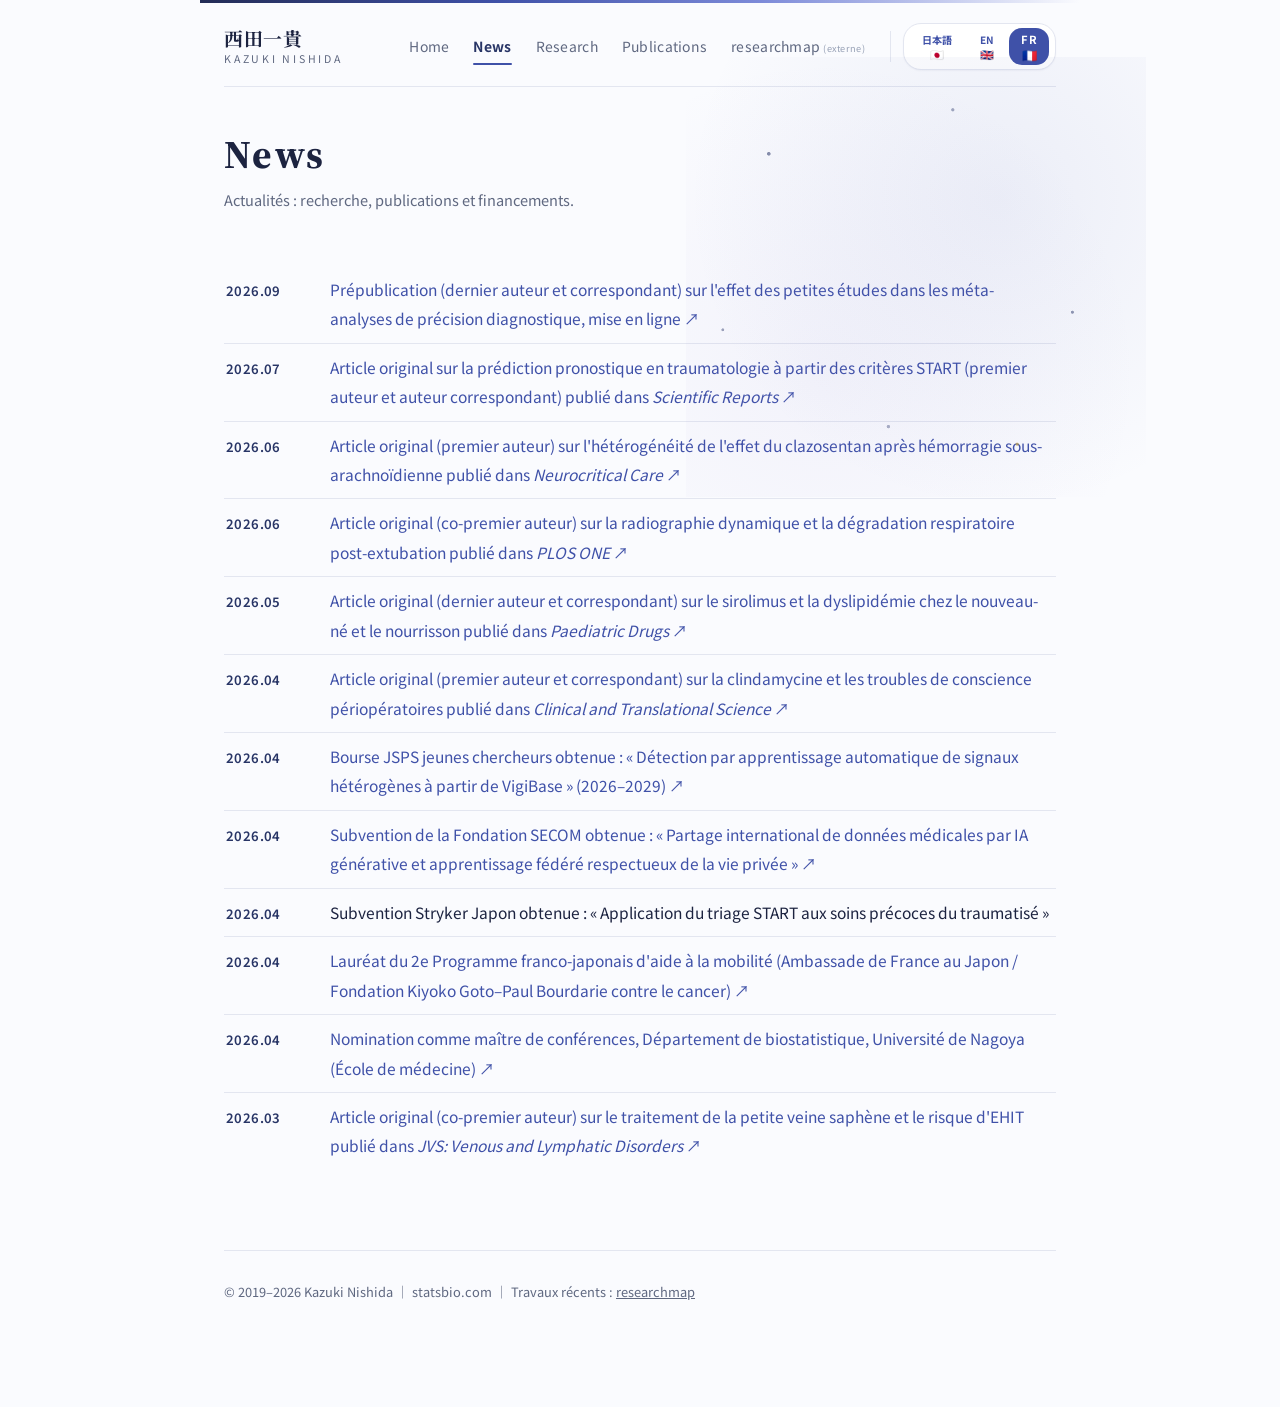
<file: fr/news.html>
<!DOCTYPE html>
<html lang="fr">
<head>
<meta charset="UTF-8">
<meta name="viewport" content="width=device-width, initial-scale=1">
<link rel="preconnect" href="https://fonts.googleapis.com">
<link rel="preconnect" href="https://fonts.gstatic.com" crossorigin>
<link href="https://fonts.googleapis.com/css2?family=Noto+Sans+JP:wght@400;500;700&family=Noto+Serif+JP:wght@600;700&family=Source+Serif+4:ital,opsz,wght@0,8..60,600;0,8..60,700;1,8..60,600&display=swap" rel="stylesheet">
<link rel="icon" href="data:image/svg+xml,%3Csvg xmlns='http://www.w3.org/2000/svg' viewBox='0 0 64 64'%3E%3Crect width='64' height='64' rx='14' fill='%233f51a8'/%3E%3Ctext x='32' y='43' font-family='Georgia,serif' font-weight='700' font-size='27' fill='white' text-anchor='middle'%3EKN%3C/text%3E%3C/svg%3E">
<link rel="stylesheet" href="../style.css">
<title>News | Kazuki Nishida</title>
<link rel="alternate" hreflang="ja" href="https://kazuki-nishida.github.io/news.html">
<link rel="alternate" hreflang="en" href="https://kazuki-nishida.github.io/en/news.html">
<link rel="alternate" hreflang="fr" href="https://kazuki-nishida.github.io/fr/news.html">
<link rel="alternate" hreflang="x-default" href="https://kazuki-nishida.github.io/news.html">
</head>
<body>
<div class="wrap">
<header class="site"><div class="accentbar"></div><div class="brand"><a class="name" href="index.html">西田一貴<span class="en">Kazuki Nishida</span></a><nav class="top"><a href="index.html">Home</a><span class="here">News</span><a href="research.html">Research</a><a href="publications.html">Publications</a><a href="https://researchmap.jp/kazuki-nishida" target="_blank" rel="noopener">researchmap<span class="ext">(externe)</span></a><span class="langsw"><a href="../news.html"><span class="ll">日本語</span><span class="lf">🇯🇵</span></a><a href="../en/news.html"><span class="ll">EN</span><span class="lf">🇬🇧</span></a><span class="langcur"><span class="ll">FR</span><span class="lf">🇫🇷</span></span></span></nav></div></header>
<div class="hero solo">
  <h1>News</h1>
  <p class="pubnote">Actualités : recherche, publications et financements.</p>
</div>
<section>
  <ul class="rows">
<li><span class="when">2026.09</span><span><a href="https://arxiv.org/abs/2609.38297" target="_blank" rel="noopener">Prépublication (dernier auteur et correspondant) sur l'effet des petites études dans les méta-analyses de précision diagnostique, mise en ligne ↗</a></span></li>
<li><span class="when">2026.07</span><span><a href="https://www.nature.com/articles/s41598-026-62050-z" target="_blank" rel="noopener">Article original sur la prédiction pronostique en traumatologie à partir des critères START (premier auteur et auteur correspondant) publié dans <em>Scientific Reports</em> ↗</a></span></li>
<li><span class="when">2026.06</span><span><a href="https://link.springer.com/article/10.1007/s12028-026-02573-5" target="_blank" rel="noopener">Article original (premier auteur) sur l'hétérogénéité de l'effet du clazosentan après hémorragie sous-arachnoïdienne publié dans <em>Neurocritical Care</em> ↗</a></span></li>
<li><span class="when">2026.06</span><span><a href="https://pubmed.ncbi.nlm.nih.gov/42329910/" target="_blank" rel="noopener">Article original (co-premier auteur) sur la radiographie dynamique et la dégradation respiratoire post-extubation publié dans <em>PLOS ONE</em> ↗</a></span></li>
<li><span class="when">2026.05</span><span><a href="https://link.springer.com/article/10.1007/s40272-026-00754-5" target="_blank" rel="noopener">Article original (dernier auteur et correspondant) sur le sirolimus et la dyslipidémie chez le nouveau-né et le nourrisson publié dans <em>Paediatric Drugs</em> ↗</a></span></li>
<li><span class="when">2026.04</span><span><a href="https://ascpt.onlinelibrary.wiley.com/doi/10.1111/cts.70534" target="_blank" rel="noopener">Article original (premier auteur et correspondant) sur la clindamycine et les troubles de conscience périopératoires publié dans <em>Clinical and Translational Science</em> ↗</a></span></li>
<li><span class="when">2026.04</span><span><a href="https://kaken.nii.ac.jp/en/grant/KAKENHI-PROJECT-26K20575/" target="_blank" rel="noopener">Bourse JSPS jeunes chercheurs obtenue : « Détection par apprentissage automatique de signaux hétérogènes à partir de VigiBase » (2026–2029) ↗</a></span></li>
<li><span class="when">2026.04</span><span><a href="https://www.secomzaidan.jp/news/news20260525.html" target="_blank" rel="noopener">Subvention de la Fondation SECOM obtenue : « Partage international de données médicales par IA générative et apprentissage fédéré respectueux de la vie privée » ↗</a></span></li>
<li><span class="when">2026.04</span><span>Subvention Stryker Japon obtenue : « Application du triage START aux soins précoces du traumatisé »</span></li>
<li><span class="when">2026.04</span><span><a href="https://kiyoko-foundation.or.jp/fr/news/jointgrantprogramlaureate2026/" target="_blank" rel="noopener">Lauréat du 2e Programme franco-japonais d'aide à la mobilité (Ambassade de France au Japon / Fondation Kiyoko Goto–Paul Bourdarie contre le cancer) ↗</a></span></li>
<li><span class="when">2026.04</span><span><a href="https://nagoya-biostat.jp/" target="_blank" rel="noopener">Nomination comme maître de conférences, Département de biostatistique, Université de Nagoya (École de médecine) ↗</a></span></li>
<li><span class="when">2026.03</span><span><a href="https://pubmed.ncbi.nlm.nih.gov/41866117/" target="_blank" rel="noopener">Article original (co-premier auteur) sur le traitement de la petite veine saphène et le risque d'EHIT publié dans <em>JVS: Venous and Lymphatic Disorders</em> ↗</a></span></li>
  </ul>
</section>
<footer class="site"><p>© 2019–2026 Kazuki Nishida ｜ statsbio.com ｜ Travaux récents : <a href="https://researchmap.jp/kazuki-nishida" target="_blank" rel="noopener">researchmap</a></p></footer>
</div>
</body>
</html>
</file>
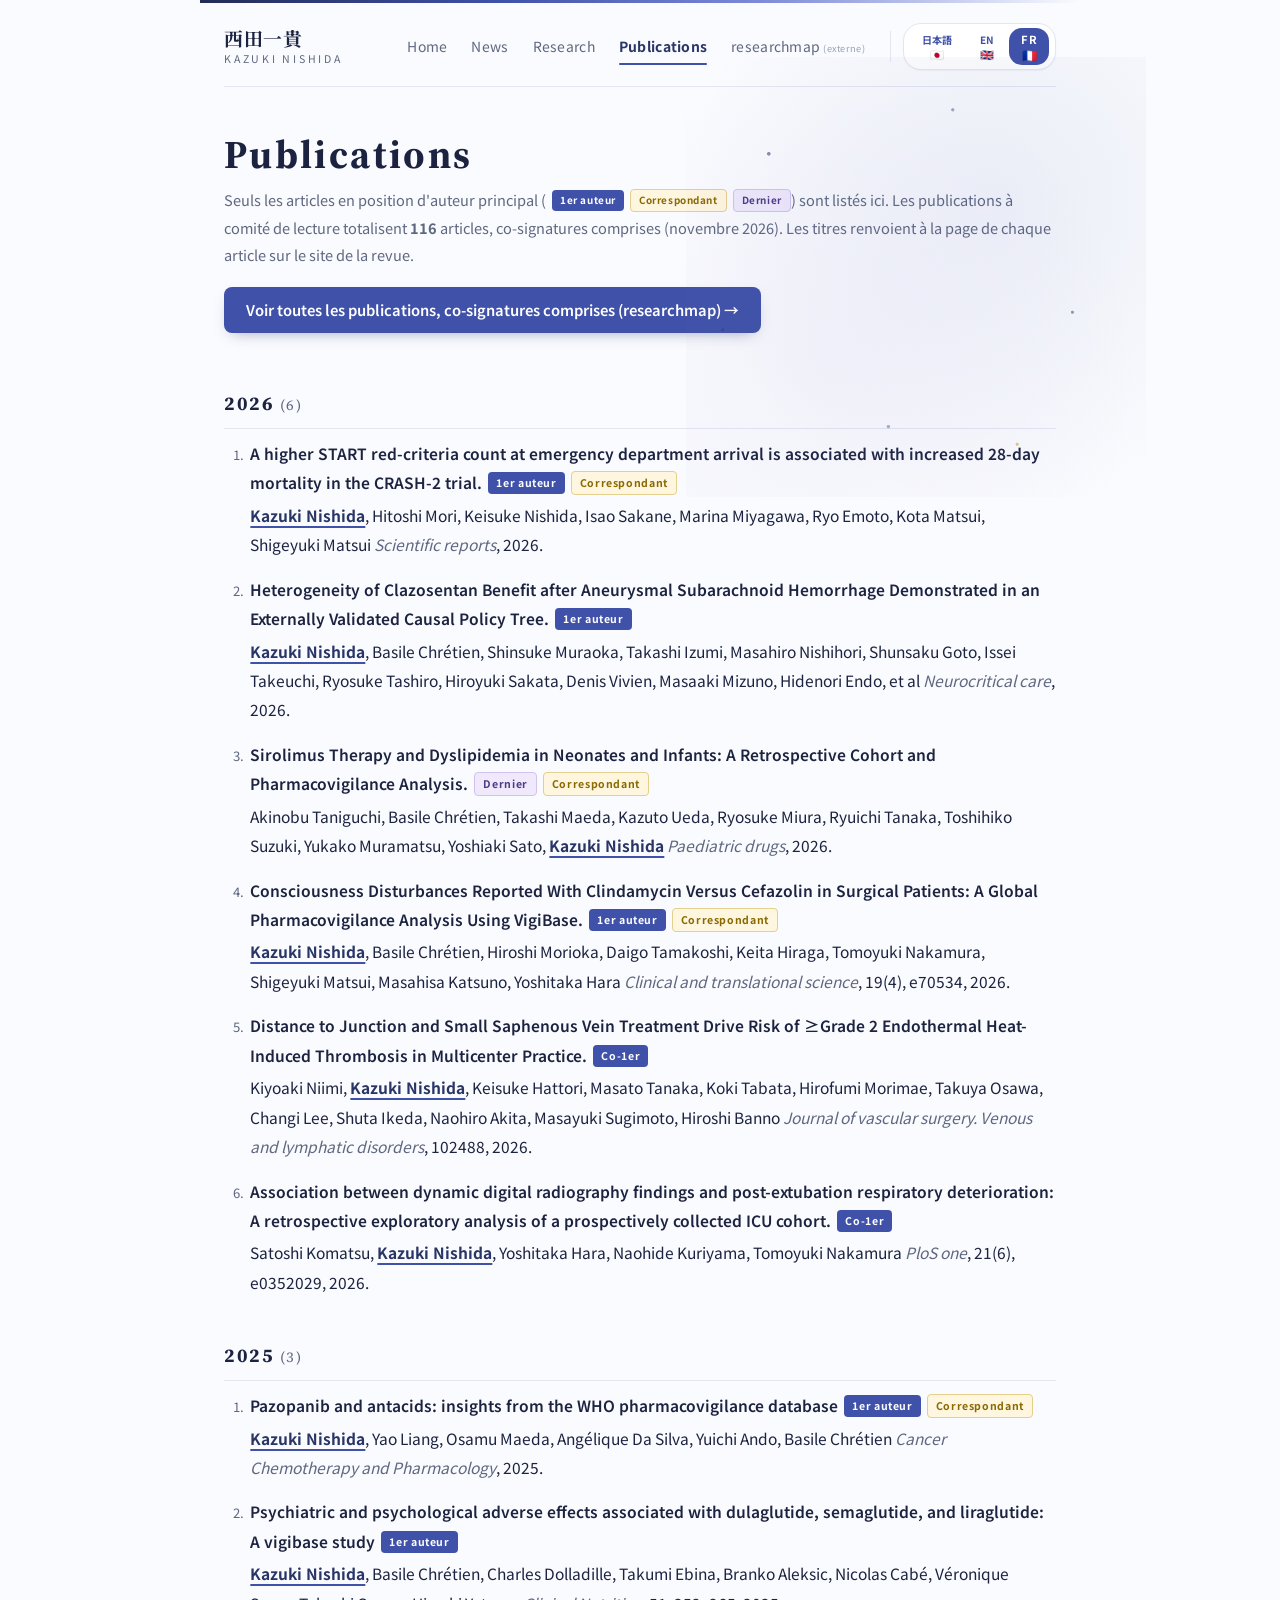
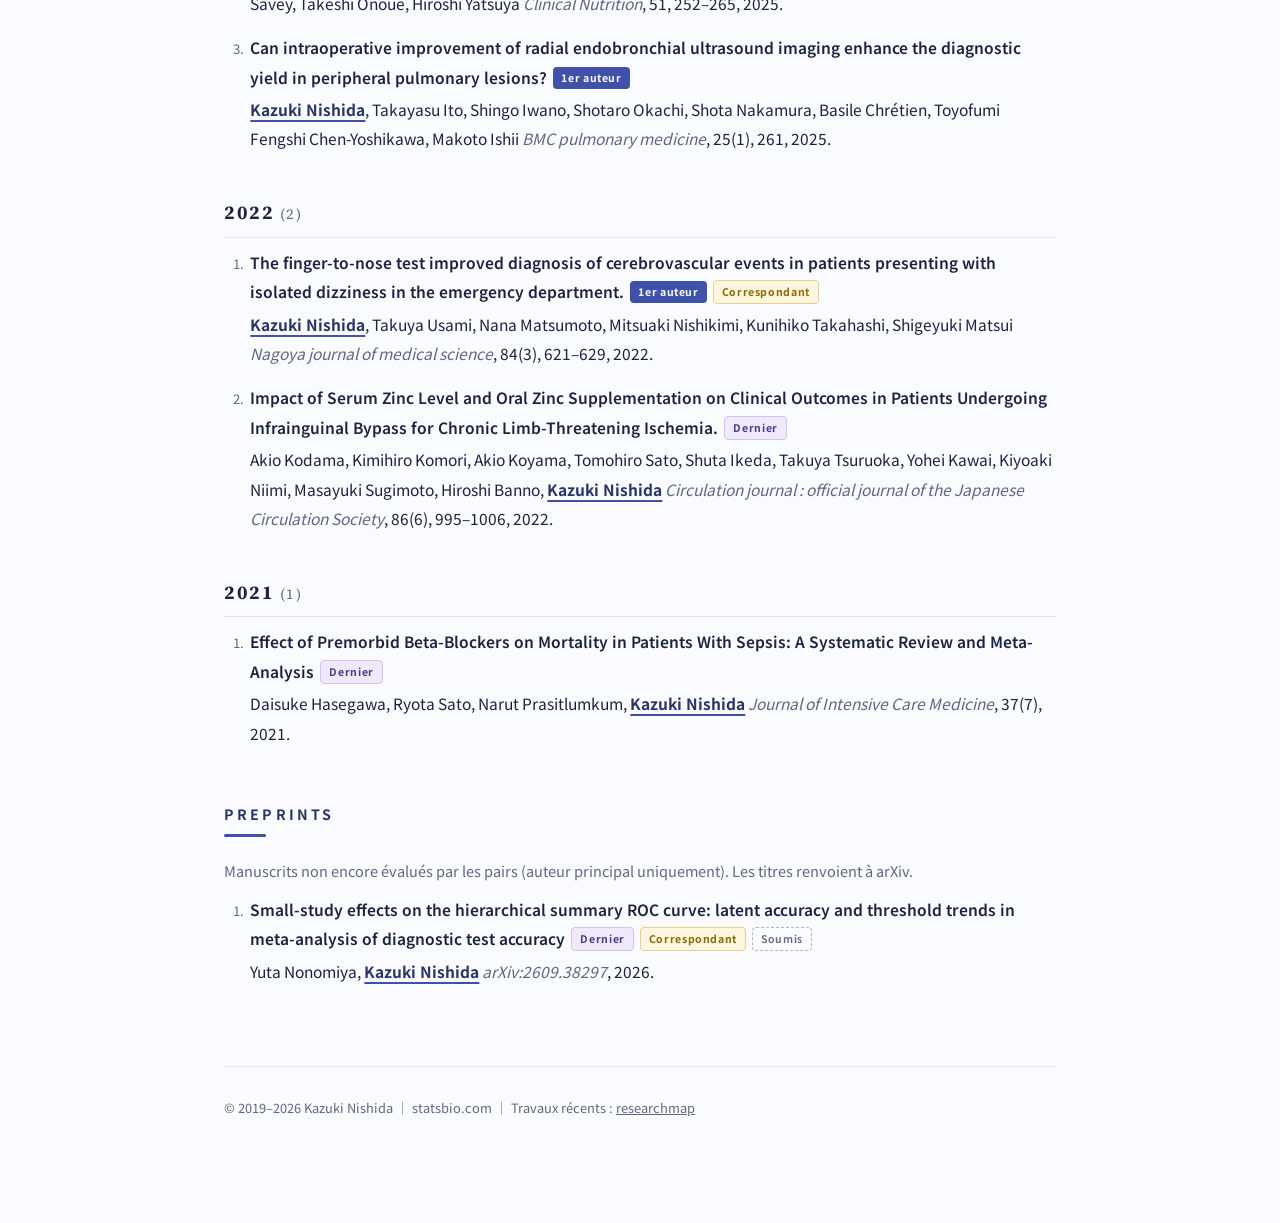
<file: fr/publications.html>
<!DOCTYPE html>
<html lang="fr">
<head>
<meta charset="UTF-8">
<meta name="viewport" content="width=device-width, initial-scale=1">
<link rel="preconnect" href="https://fonts.googleapis.com">
<link rel="preconnect" href="https://fonts.gstatic.com" crossorigin>
<link href="https://fonts.googleapis.com/css2?family=Noto+Sans+JP:wght@400;500;700&family=Noto+Serif+JP:wght@600;700&family=Source+Serif+4:ital,opsz,wght@0,8..60,600;0,8..60,700;1,8..60,600&display=swap" rel="stylesheet">
<link rel="icon" href="data:image/svg+xml,%3Csvg xmlns='http://www.w3.org/2000/svg' viewBox='0 0 64 64'%3E%3Crect width='64' height='64' rx='14' fill='%233f51a8'/%3E%3Ctext x='32' y='43' font-family='Georgia,serif' font-weight='700' font-size='27' fill='white' text-anchor='middle'%3EKN%3C/text%3E%3C/svg%3E">
<link rel="stylesheet" href="../style.css">
<title>Publications | Kazuki Nishida</title>
<link rel="alternate" hreflang="ja" href="https://kazuki-nishida.github.io/publications.html">
<link rel="alternate" hreflang="en" href="https://kazuki-nishida.github.io/en/publications.html">
<link rel="alternate" hreflang="fr" href="https://kazuki-nishida.github.io/fr/publications.html">
<link rel="alternate" hreflang="x-default" href="https://kazuki-nishida.github.io/publications.html">
</head>
<body>
<div class="wrap">
<header class="site"><div class="accentbar"></div><div class="brand"><a class="name" href="index.html">西田一貴<span class="en">Kazuki Nishida</span></a><nav class="top"><a href="index.html">Home</a><a href="news.html">News</a><a href="research.html">Research</a><span class="here">Publications</span><a href="https://researchmap.jp/kazuki-nishida" target="_blank" rel="noopener">researchmap<span class="ext">(externe)</span></a><span class="langsw"><a href="../publications.html"><span class="ll">日本語</span><span class="lf">🇯🇵</span></a><a href="../en/publications.html"><span class="ll">EN</span><span class="lf">🇬🇧</span></a><span class="langcur"><span class="ll">FR</span><span class="lf">🇫🇷</span></span></span></nav></div></header>
<div class="hero solo">
  <h1>Publications</h1>
  <p class="pubnote">Seuls les articles en position d'auteur principal (<span class="rb first">1er auteur</span><span class="rb corr">Correspondant</span><span class="rb last">Dernier</span>) sont listés ici. Les publications à comité de lecture totalisent <strong>116</strong> articles, co-signatures comprises (novembre 2026). Les titres renvoient à la page de chaque article sur le site de la revue.</p>
  <p class="rmcta"><a href="https://researchmap.jp/kazuki-nishida/published_papers" target="_blank" rel="noopener">Voir toutes les publications, co-signatures comprises (researchmap) →</a></p>
</div>
<section>
<p class="yeartag">2026 <span class="ycount">(6)</span></p>
<ol class="pubs">
<li><a class="t" href="https://doi.org/10.1038/s41598-026-62050-z" target="_blank" rel="noopener">A higher START red-criteria count at emergency department arrival is associated with increased 28-day mortality in the CRASH-2 trial.</a><span class="rb first">1er auteur</span><span class="rb corr">Correspondant</span><span class="aline"><strong>Kazuki Nishida</strong>, Hitoshi Mori, Keisuke Nishida, Isao Sakane, Marina Miyagawa, Ryo Emoto, Kota Matsui, Shigeyuki Matsui <span class="j">Scientific reports</span>, 2026.</span></li>
<li><a class="t" href="https://doi.org/10.1007/s12028-026-02573-5" target="_blank" rel="noopener">Heterogeneity of Clazosentan Benefit after Aneurysmal Subarachnoid Hemorrhage Demonstrated in an Externally Validated Causal Policy Tree.</a><span class="rb first">1er auteur</span><span class="aline"><strong>Kazuki Nishida</strong>, Basile Chrétien, Shinsuke Muraoka, Takashi Izumi, Masahiro Nishihori, Shunsaku Goto, Issei Takeuchi, Ryosuke Tashiro, Hiroyuki Sakata, Denis Vivien, Masaaki Mizuno, Hidenori Endo, et al <span class="j">Neurocritical care</span>, 2026.</span></li>
<li><a class="t" href="https://doi.org/10.1007/s40272-026-00754-5" target="_blank" rel="noopener">Sirolimus Therapy and Dyslipidemia in Neonates and Infants: A Retrospective Cohort and Pharmacovigilance Analysis.</a><span class="rb last">Dernier</span><span class="rb corr">Correspondant</span><span class="aline">Akinobu Taniguchi, Basile Chrétien, Takashi Maeda, Kazuto Ueda, Ryosuke Miura, Ryuichi Tanaka, Toshihiko Suzuki, Yukako Muramatsu, Yoshiaki Sato, <strong>Kazuki Nishida</strong> <span class="j">Paediatric drugs</span>, 2026.</span></li>
<li><a class="t" href="https://doi.org/10.1111/cts.70534" target="_blank" rel="noopener">Consciousness Disturbances Reported With Clindamycin Versus Cefazolin in Surgical Patients: A Global Pharmacovigilance Analysis Using VigiBase.</a><span class="rb first">1er auteur</span><span class="rb corr">Correspondant</span><span class="aline"><strong>Kazuki Nishida</strong>, Basile Chrétien, Hiroshi Morioka, Daigo Tamakoshi, Keita Hiraga, Tomoyuki Nakamura, Shigeyuki Matsui, Masahisa Katsuno, Yoshitaka Hara <span class="j">Clinical and translational science</span>, 19(4), e70534, 2026.</span></li>
<li><a class="t" href="https://doi.org/10.1016/j.jvsv.2026.102488" target="_blank" rel="noopener">Distance to Junction and Small Saphenous Vein Treatment Drive Risk of ≥Grade 2 Endothermal Heat-Induced Thrombosis in Multicenter Practice.</a><span class="rb first">Co-1er</span><span class="aline">Kiyoaki Niimi, <strong>Kazuki Nishida</strong>, Keisuke Hattori, Masato Tanaka, Koki Tabata, Hirofumi Morimae, Takuya Osawa, Changi Lee, Shuta Ikeda, Naohiro Akita, Masayuki Sugimoto, Hiroshi Banno <span class="j">Journal of vascular surgery. Venous and lymphatic disorders</span>, 102488, 2026.</span></li>
<li><a class="t" href="https://doi.org/10.1371/journal.pone.0352029" target="_blank" rel="noopener">Association between dynamic digital radiography findings and post-extubation respiratory deterioration: A retrospective exploratory analysis of a prospectively collected ICU cohort.</a><span class="rb first">Co-1er</span><span class="aline">Satoshi Komatsu, <strong>Kazuki Nishida</strong>, Yoshitaka Hara, Naohide Kuriyama, Tomoyuki Nakamura <span class="j">PloS one</span>, 21(6), e0352029, 2026.</span></li>
</ol>
<p class="yeartag">2025 <span class="ycount">(3)</span></p>
<ol class="pubs">
<li><a class="t" href="https://doi.org/10.1007/s00280-025-04792-7" target="_blank" rel="noopener">Pazopanib and antacids: insights from the WHO pharmacovigilance database</a><span class="rb first">1er auteur</span><span class="rb corr">Correspondant</span><span class="aline"><strong>Kazuki Nishida</strong>, Yao Liang, Osamu Maeda, Angélique Da Silva, Yuichi Ando, Basile Chrétien <span class="j">Cancer Chemotherapy and Pharmacology</span>, 2025.</span></li>
<li><a class="t" href="https://doi.org/10.1016/j.clnu.2025.06.011" target="_blank" rel="noopener">Psychiatric and psychological adverse effects associated with dulaglutide, semaglutide, and liraglutide: A vigibase study</a><span class="rb first">1er auteur</span><span class="aline"><strong>Kazuki Nishida</strong>, Basile Chrétien, Charles Dolladille, Takumi Ebina, Branko Aleksic, Nicolas Cabé, Véronique Savey, Takeshi Onoue, Hiroshi Yatsuya <span class="j">Clinical Nutrition</span>, 51, 252–265, 2025.</span></li>
<li><a class="t" href="https://doi.org/10.1186/s12890-025-03725-7" target="_blank" rel="noopener">Can intraoperative improvement of radial endobronchial ultrasound imaging enhance the diagnostic yield in peripheral pulmonary lesions?</a><span class="rb first">1er auteur</span><span class="aline"><strong>Kazuki Nishida</strong>, Takayasu Ito, Shingo Iwano, Shotaro Okachi, Shota Nakamura, Basile Chrétien, Toyofumi Fengshi Chen-Yoshikawa, Makoto Ishii <span class="j">BMC pulmonary medicine</span>, 25(1), 261, 2025.</span></li>
</ol>
<p class="yeartag">2022 <span class="ycount">(2)</span></p>
<ol class="pubs">
<li><a class="t" href="https://doi.org/10.18999/nagjms.84.3.621" target="_blank" rel="noopener">The finger-to-nose test improved diagnosis of cerebrovascular events in patients presenting with isolated dizziness in the emergency department.</a><span class="rb first">1er auteur</span><span class="rb corr">Correspondant</span><span class="aline"><strong>Kazuki Nishida</strong>, Takuya Usami, Nana Matsumoto, Mitsuaki Nishikimi, Kunihiko Takahashi, Shigeyuki Matsui <span class="j">Nagoya journal of medical science</span>, 84(3), 621–629, 2022.</span></li>
<li><a class="t" href="https://doi.org/10.1253/circj.CJ-21-0832" target="_blank" rel="noopener">Impact of Serum Zinc Level and Oral Zinc Supplementation on Clinical Outcomes in Patients Undergoing Infrainguinal Bypass for Chronic Limb-Threatening Ischemia.</a><span class="rb last">Dernier</span><span class="aline">Akio Kodama, Kimihiro Komori, Akio Koyama, Tomohiro Sato, Shuta Ikeda, Takuya Tsuruoka, Yohei Kawai, Kiyoaki Niimi, Masayuki Sugimoto, Hiroshi Banno, <strong>Kazuki Nishida</strong> <span class="j">Circulation journal : official journal of the Japanese Circulation Society</span>, 86(6), 995–1006, 2022.</span></li>
</ol>
<p class="yeartag">2021 <span class="ycount">(1)</span></p>
<ol class="pubs">
<li><a class="t" href="https://doi.org/10.1177/08850666211052926" target="_blank" rel="noopener">Effect of Premorbid Beta-Blockers on Mortality in Patients With Sepsis: A Systematic Review and Meta-Analysis</a><span class="rb last">Dernier</span><span class="aline">Daisuke Hasegawa, Ryota Sato, Narut Prasitlumkum, <strong>Kazuki Nishida</strong> <span class="j">Journal of Intensive Care Medicine</span>, 37(7), 2021.</span></li>
</ol>
</section>
<section id="preprints">
  <h2>Preprints</h2>
  <p class="pubnote">Manuscrits non encore évalués par les pairs (auteur principal uniquement). Les titres renvoient à arXiv.</p>
  <ol class="pubs">
<li><a class="t" href="https://arxiv.org/abs/2609.38297" target="_blank" rel="noopener">Small-study effects on the hierarchical summary ROC curve: latent accuracy and threshold trends in meta-analysis of diagnostic test accuracy</a><span class="rb last">Dernier</span><span class="rb corr">Correspondant</span><span class="rb pre">Soumis</span><span class="aline">Yuta Nonomiya, <strong>Kazuki Nishida</strong> <span class="j">arXiv:2609.38297</span>, 2026.</span></li>
  </ol>
</section>
<footer class="site"><p>© 2019–2026 Kazuki Nishida ｜ statsbio.com ｜ Travaux récents : <a href="https://researchmap.jp/kazuki-nishida" target="_blank" rel="noopener">researchmap</a></p></footer>
</div>
</body>
</html>
</file>
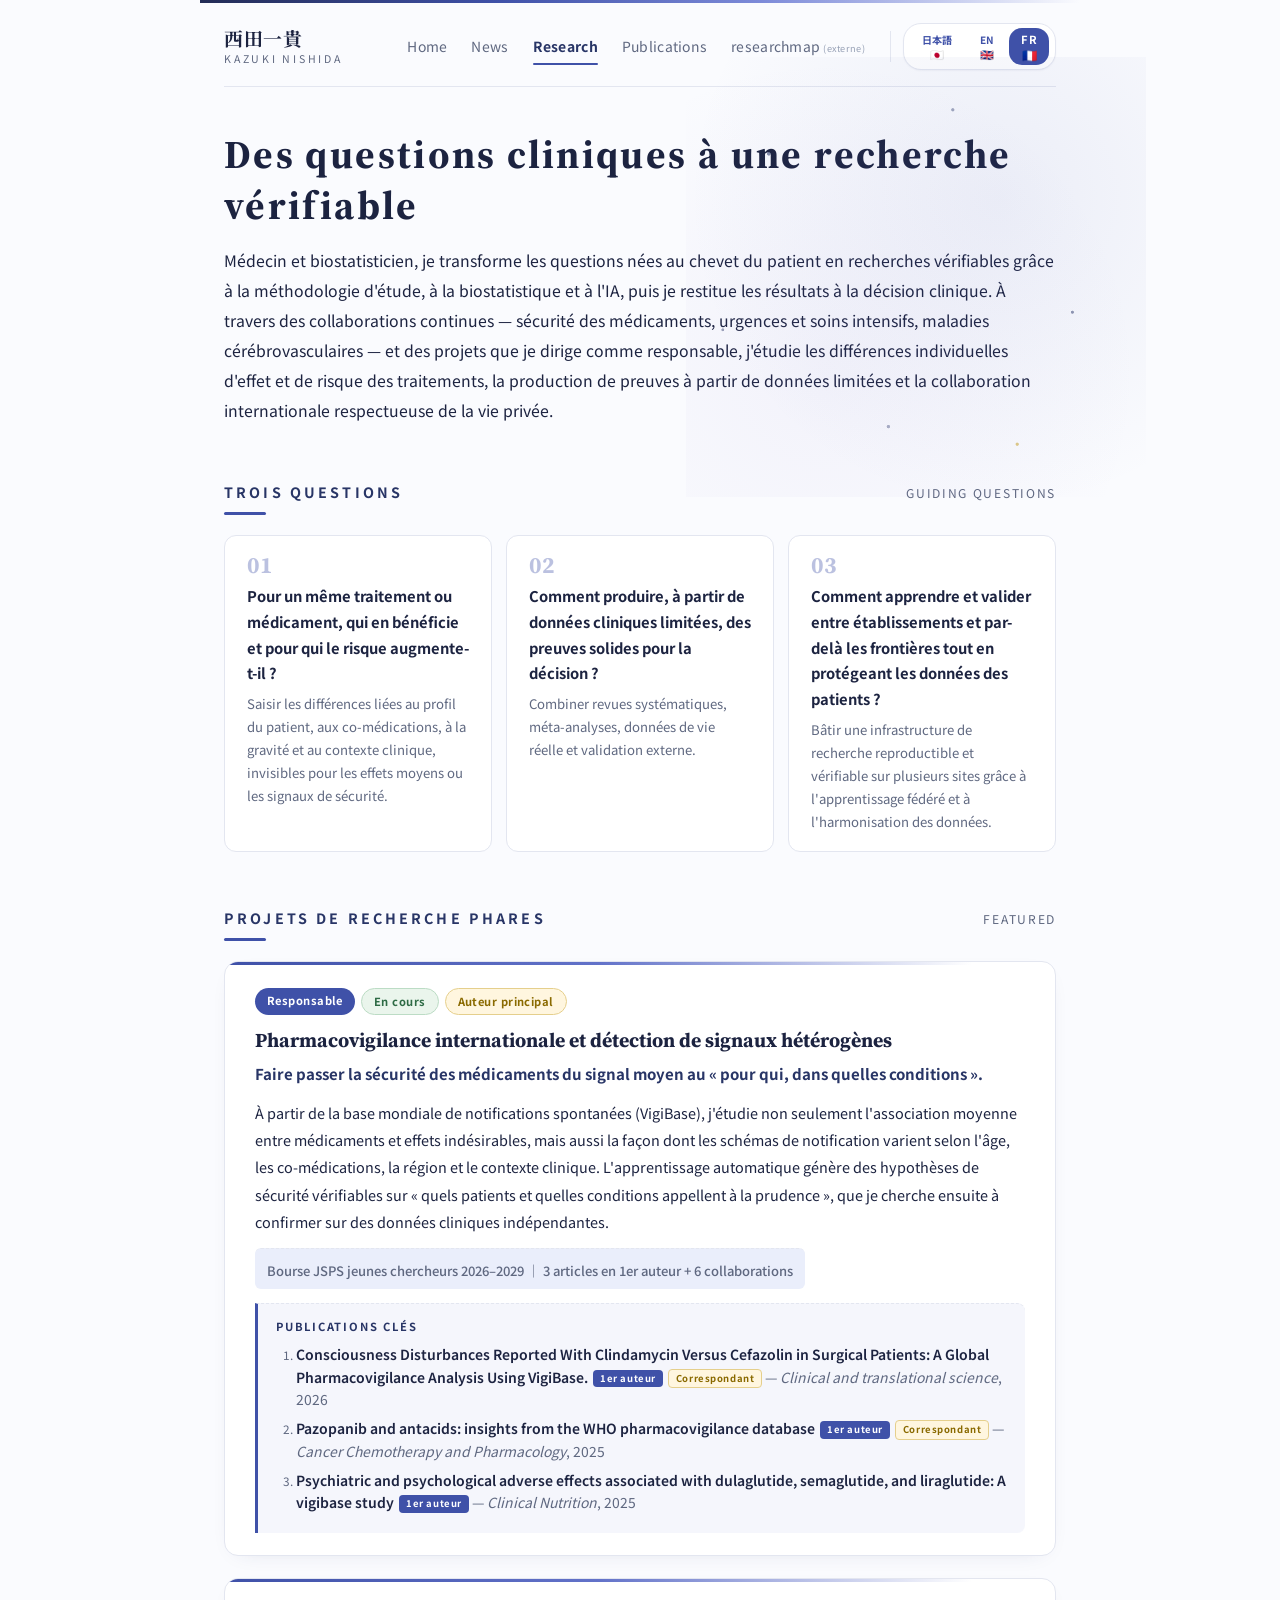
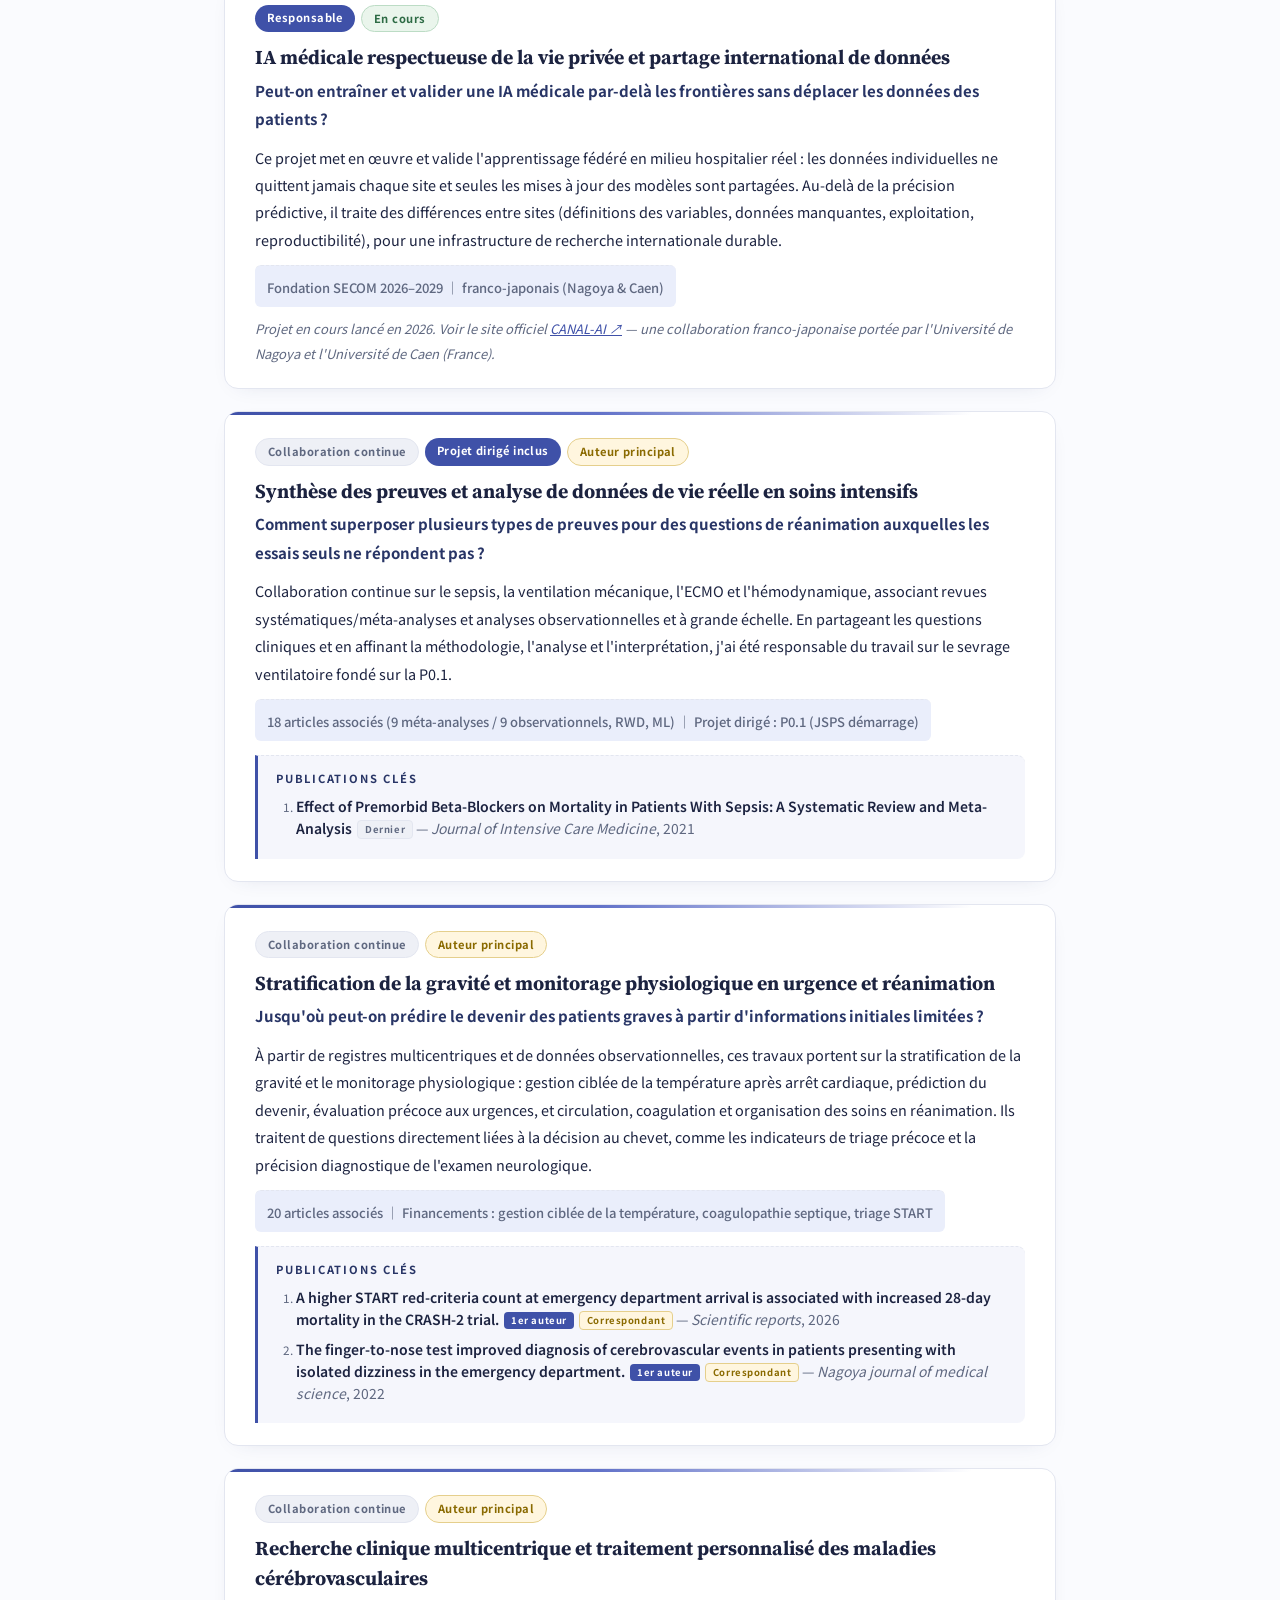
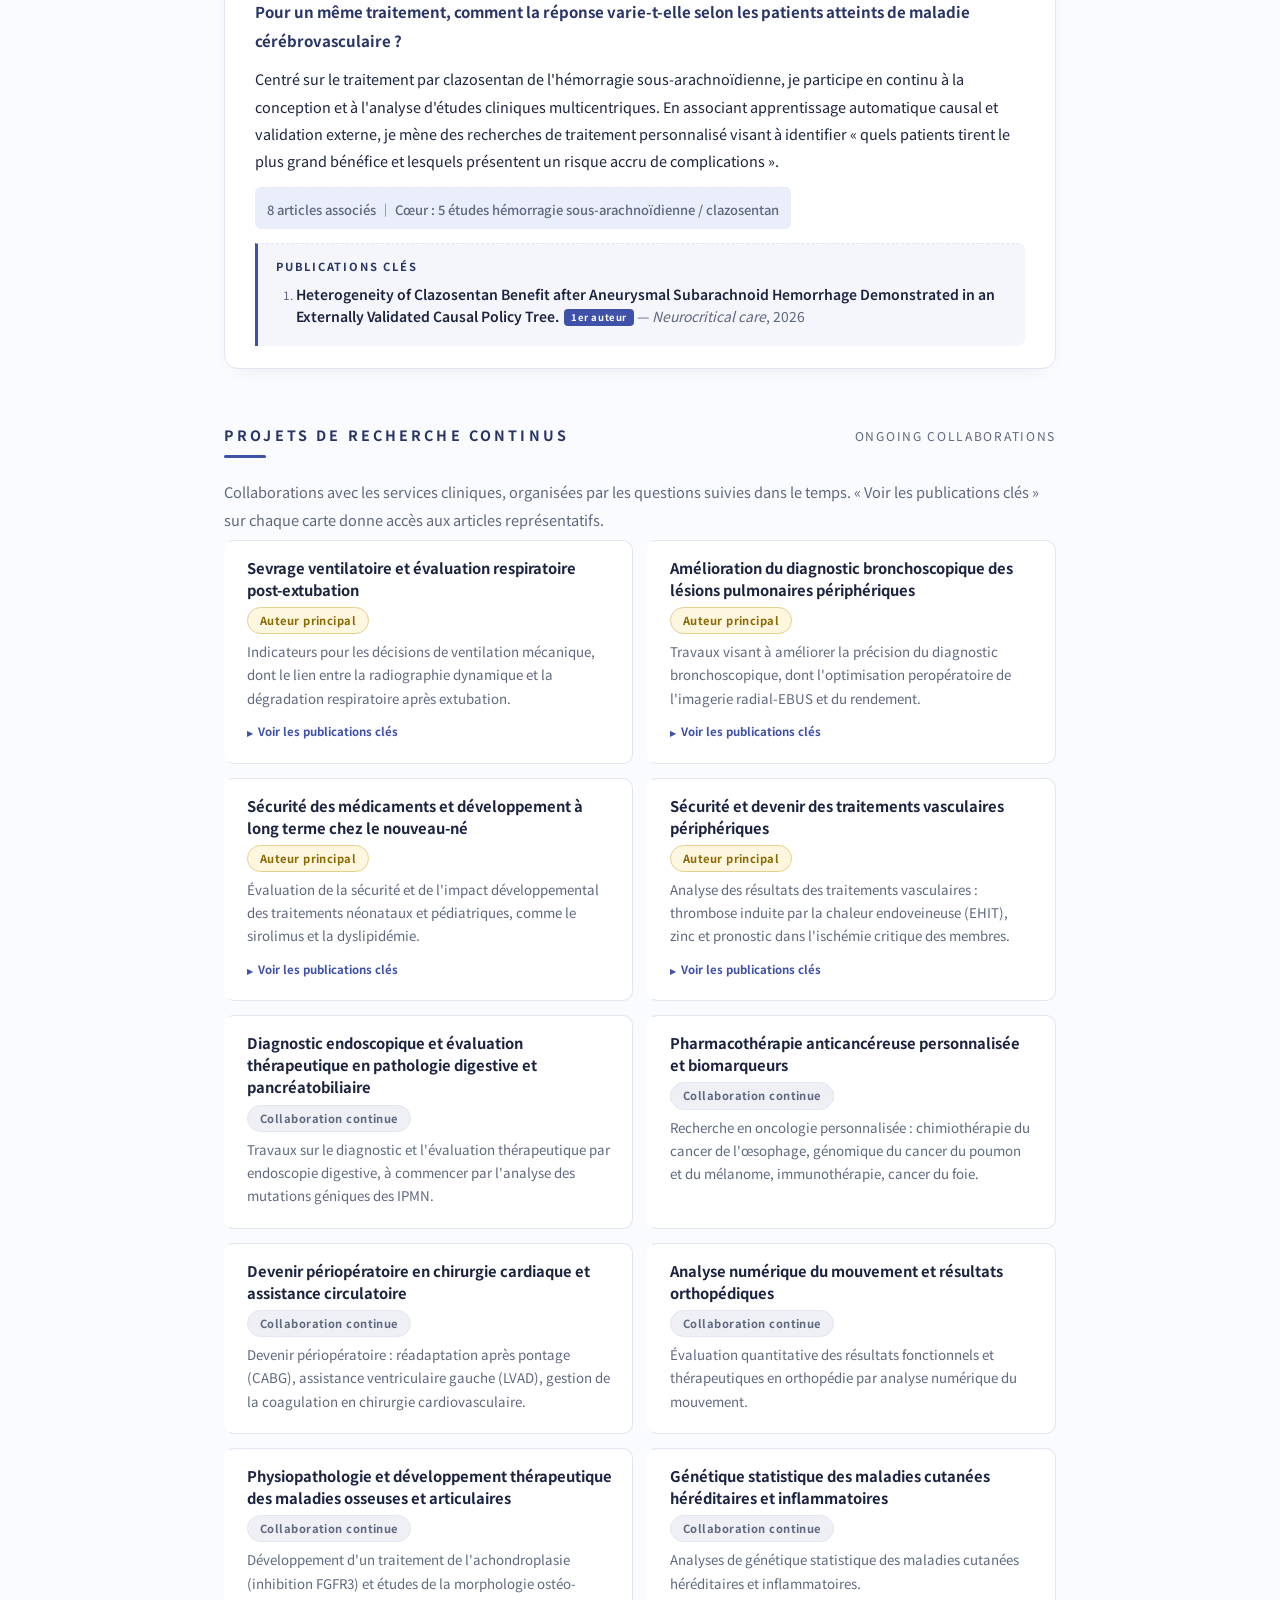
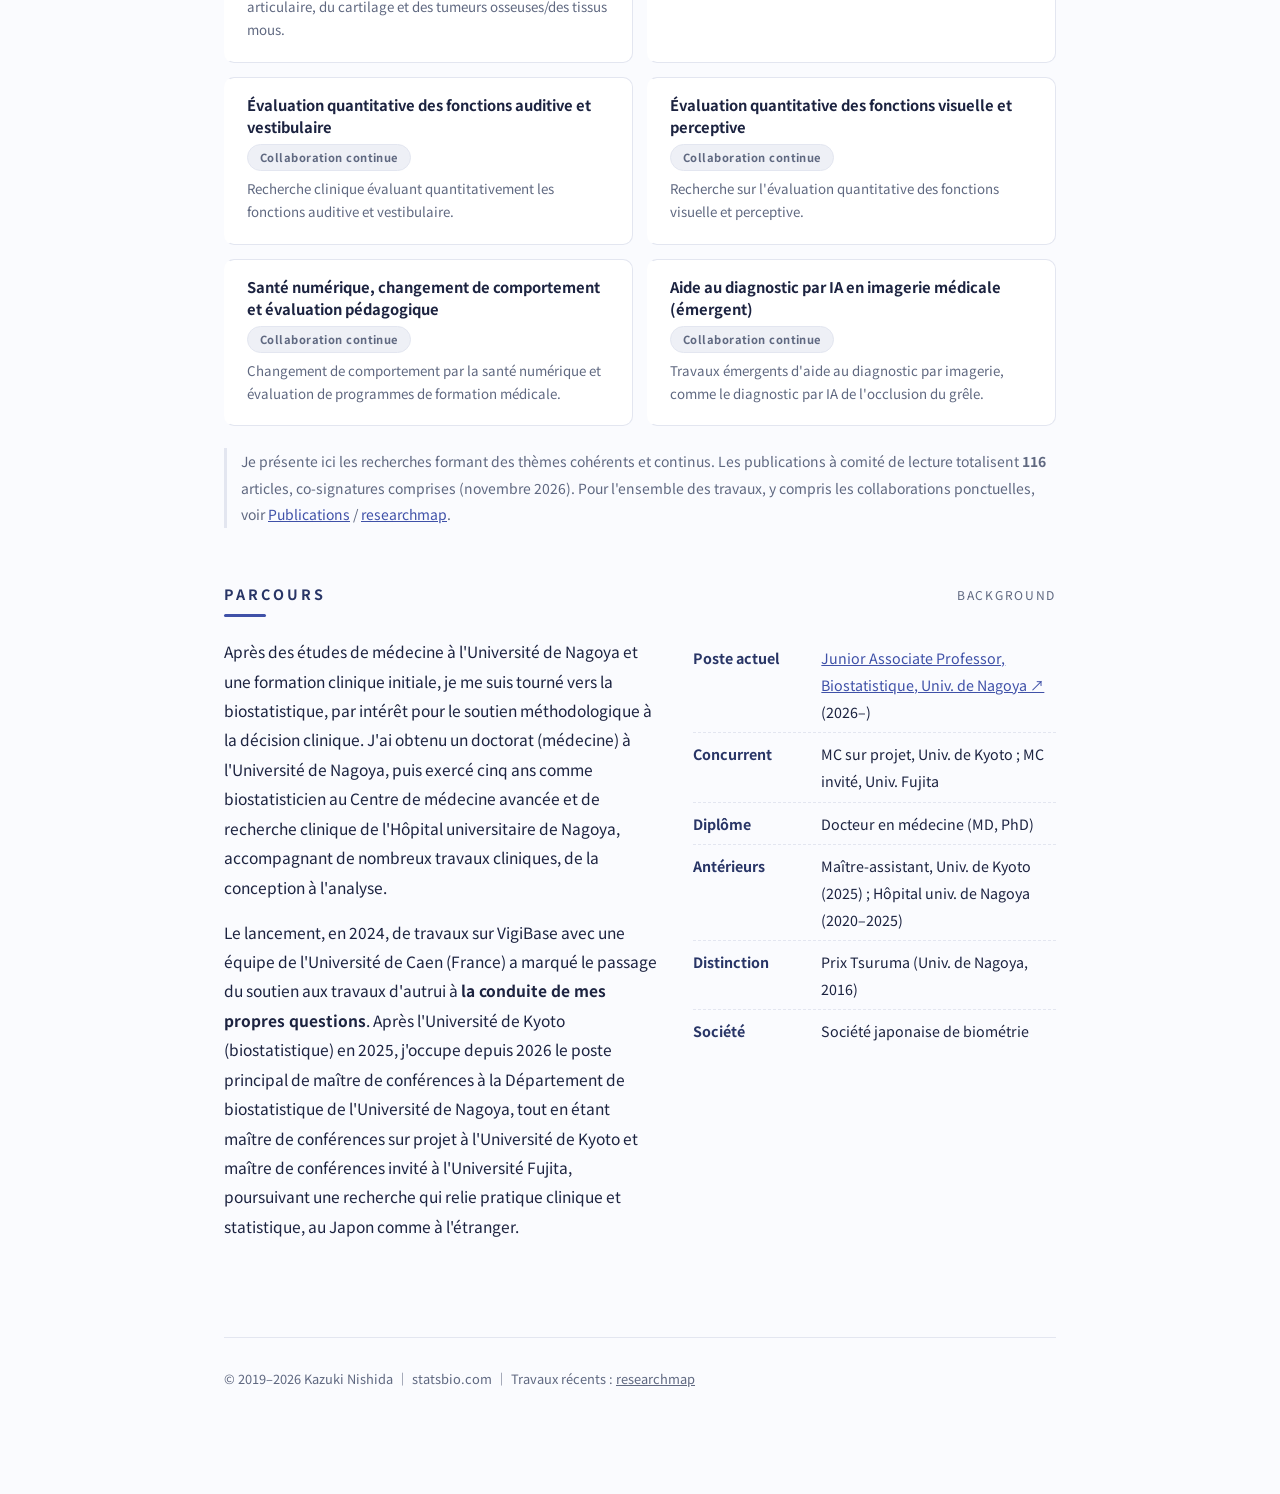
<file: fr/research.html>
<!DOCTYPE html>
<html lang="fr">
<head>
<meta charset="UTF-8">
<meta name="viewport" content="width=device-width, initial-scale=1">
<link rel="preconnect" href="https://fonts.googleapis.com">
<link rel="preconnect" href="https://fonts.gstatic.com" crossorigin>
<link href="https://fonts.googleapis.com/css2?family=Noto+Sans+JP:wght@400;500;700&family=Noto+Serif+JP:wght@600;700&family=Source+Serif+4:ital,opsz,wght@0,8..60,600;0,8..60,700;1,8..60,600&display=swap" rel="stylesheet">
<link rel="icon" href="data:image/svg+xml,%3Csvg xmlns='http://www.w3.org/2000/svg' viewBox='0 0 64 64'%3E%3Crect width='64' height='64' rx='14' fill='%233f51a8'/%3E%3Ctext x='32' y='43' font-family='Georgia,serif' font-weight='700' font-size='27' fill='white' text-anchor='middle'%3EKN%3C/text%3E%3C/svg%3E">
<link rel="stylesheet" href="../style.css">
<title>Research | Kazuki Nishida</title>
<link rel="alternate" hreflang="ja" href="https://kazuki-nishida.github.io/research.html">
<link rel="alternate" hreflang="en" href="https://kazuki-nishida.github.io/en/research.html">
<link rel="alternate" hreflang="fr" href="https://kazuki-nishida.github.io/fr/research.html">
<link rel="alternate" hreflang="x-default" href="https://kazuki-nishida.github.io/research.html">
</head>
<body>
<div class="wrap">
<header class="site"><div class="accentbar"></div><div class="brand"><a class="name" href="index.html">西田一貴<span class="en">Kazuki Nishida</span></a><nav class="top"><a href="index.html">Home</a><a href="news.html">News</a><span class="here">Research</span><a href="publications.html">Publications</a><a href="https://researchmap.jp/kazuki-nishida" target="_blank" rel="noopener">researchmap<span class="ext">(externe)</span></a><span class="langsw"><a href="../research.html"><span class="ll">日本語</span><span class="lf">🇯🇵</span></a><a href="../en/research.html"><span class="ll">EN</span><span class="lf">🇬🇧</span></a><span class="langcur"><span class="ll">FR</span><span class="lf">🇫🇷</span></span></span></nav></div></header>

<div class="hero solo">
  <h1>Des questions cliniques à une recherche vérifiable</h1>
  <p class="lead">Médecin et biostatisticien, je transforme les questions nées au chevet du patient en recherches vérifiables grâce à la méthodologie d'étude, à la biostatistique et à l'IA, puis je restitue les résultats à la décision clinique. À travers des collaborations continues — sécurité des médicaments, urgences et soins intensifs, maladies cérébrovasculaires — et des projets que je dirige comme responsable, j'étudie les différences individuelles d'effet et de risque des traitements, la production de preuves à partir de données limitées et la collaboration internationale respectueuse de la vie privée.</p>
</div>

<section id="questions">
  <div class="eyebrow"><h2>Trois questions</h2><span class="count">Guiding Questions</span></div>
  <div class="qgrid">
<div class="qcard"><span class="qnum">01</span>
<h3>Pour un même traitement ou médicament, qui en bénéficie et pour qui le risque augmente-t-il ?</h3>
<p>Saisir les différences liées au profil du patient, aux co-médications, à la gravité et au contexte clinique, invisibles pour les effets moyens ou les signaux de sécurité.</p></div>
<div class="qcard"><span class="qnum">02</span>
<h3>Comment produire, à partir de données cliniques limitées, des preuves solides pour la décision ?</h3>
<p>Combiner revues systématiques, méta-analyses, données de vie réelle et validation externe.</p></div>
<div class="qcard"><span class="qnum">03</span>
<h3>Comment apprendre et valider entre établissements et par-delà les frontières tout en protégeant les données des patients ?</h3>
<p>Bâtir une infrastructure de recherche reproductible et vérifiable sur plusieurs sites grâce à l'apprentissage fédéré et à l'harmonisation des données.</p></div>
</div>
</section>

<section id="featured">
  <div class="eyebrow"><h2>Projets de recherche phares</h2><span class="count">Featured</span></div>
  <div class="fcards">
<article class="fcard"><div class="pbadges"><span class="pbadge b-pi">Responsable</span><span class="pbadge b-live">En cours</span><span class="pbadge b-lead">Auteur principal</span></div>
<h3>Pharmacovigilance internationale et détection de signaux hétérogènes</h3>
<p class="pq">Faire passer la sécurité des médicaments du signal moyen au « pour qui, dans quelles conditions ».</p>
<p class="pbody">À partir de la base mondiale de notifications spontanées (VigiBase), j'étudie non seulement l'association moyenne entre médicaments et effets indésirables, mais aussi la façon dont les schémas de notification varient selon l'âge, les co-médications, la région et le contexte clinique. L'apprentissage automatique génère des hypothèses de sécurité vérifiables sur « quels patients et quelles conditions appellent à la prudence », que je cherche ensuite à confirmer sur des données cliniques indépendantes.</p>
<p class="pmeta">Bourse JSPS jeunes chercheurs 2026–2029 ｜ 3 articles en 1er auteur + 6 collaborations</p>
<div class="repbox"><span class="replabel">Publications clés</span><ol class="reps"><li><a href="https://doi.org/10.1111/cts.70534" target="_blank" rel="noopener">Consciousness Disturbances Reported With Clindamycin Versus Cefazolin in Surgical Patients: A Global Pharmacovigilance Analysis Using VigiBase.</a><span class="rb first">1er auteur</span><span class="rb corr">Correspondant</span><span class="repmeta"> — <i>Clinical and translational science</i>, 2026</span></li>
<li><a href="https://doi.org/10.1007/s00280-025-04792-7" target="_blank" rel="noopener">Pazopanib and antacids: insights from the WHO pharmacovigilance database</a><span class="rb first">1er auteur</span><span class="rb corr">Correspondant</span><span class="repmeta"> — <i>Cancer Chemotherapy and Pharmacology</i>, 2025</span></li>
<li><a href="https://doi.org/10.1016/j.clnu.2025.06.011" target="_blank" rel="noopener">Psychiatric and psychological adverse effects associated with dulaglutide, semaglutide, and liraglutide: A vigibase study</a><span class="rb first">1er auteur</span><span class="repmeta"> — <i>Clinical Nutrition</i>, 2025</span></li></ol></div>
</article>
<article class="fcard"><div class="pbadges"><span class="pbadge b-pi">Responsable</span><span class="pbadge b-live">En cours</span></div>
<h3>IA médicale respectueuse de la vie privée et partage international de données</h3>
<p class="pq">Peut-on entraîner et valider une IA médicale par-delà les frontières sans déplacer les données des patients ?</p>
<p class="pbody">Ce projet met en œuvre et valide l'apprentissage fédéré en milieu hospitalier réel : les données individuelles ne quittent jamais chaque site et seules les mises à jour des modèles sont partagées. Au-delà de la précision prédictive, il traite des différences entre sites (définitions des variables, données manquantes, exploitation, reproductibilité), pour une infrastructure de recherche internationale durable.</p>
<p class="pmeta">Fondation SECOM 2026–2029 ｜ franco-japonais (Nagoya & Caen)</p>
<p class="pnote">Projet en cours lancé en 2026. Voir le site officiel <a href="https://canal-ai.org/" target="_blank" rel="noopener">CANAL-AI ↗</a> — une collaboration franco-japonaise portée par l'Université de Nagoya et l'Université de Caen (France).</p>
</article>
<article class="fcard"><div class="pbadges"><span class="pbadge b-collab">Collaboration continue</span><span class="pbadge b-pi">Projet dirigé inclus</span><span class="pbadge b-lead">Auteur principal</span></div>
<h3>Synthèse des preuves et analyse de données de vie réelle en soins intensifs</h3>
<p class="pq">Comment superposer plusieurs types de preuves pour des questions de réanimation auxquelles les essais seuls ne répondent pas ?</p>
<p class="pbody">Collaboration continue sur le sepsis, la ventilation mécanique, l'ECMO et l'hémodynamique, associant revues systématiques/méta-analyses et analyses observationnelles et à grande échelle. En partageant les questions cliniques et en affinant la méthodologie, l'analyse et l'interprétation, j'ai été responsable du travail sur le sevrage ventilatoire fondé sur la P0.1.</p>
<p class="pmeta">18 articles associés (9 méta-analyses / 9 observationnels, RWD, ML) ｜ Projet dirigé : P0.1 (JSPS démarrage)</p>
<div class="repbox"><span class="replabel">Publications clés</span><ol class="reps"><li><a href="https://doi.org/10.1177/08850666211052926" target="_blank" rel="noopener">Effect of Premorbid Beta-Blockers on Mortality in Patients With Sepsis: A Systematic Review and Meta-Analysis</a><span class="rb last">Dernier</span><span class="repmeta"> — <i>Journal of Intensive Care Medicine</i>, 2021</span></li></ol></div>
</article>
<article class="fcard"><div class="pbadges"><span class="pbadge b-collab">Collaboration continue</span><span class="pbadge b-lead">Auteur principal</span></div>
<h3>Stratification de la gravité et monitorage physiologique en urgence et réanimation</h3>
<p class="pq">Jusqu'où peut-on prédire le devenir des patients graves à partir d'informations initiales limitées ?</p>
<p class="pbody">À partir de registres multicentriques et de données observationnelles, ces travaux portent sur la stratification de la gravité et le monitorage physiologique : gestion ciblée de la température après arrêt cardiaque, prédiction du devenir, évaluation précoce aux urgences, et circulation, coagulation et organisation des soins en réanimation. Ils traitent de questions directement liées à la décision au chevet, comme les indicateurs de triage précoce et la précision diagnostique de l'examen neurologique.</p>
<p class="pmeta">20 articles associés ｜ Financements : gestion ciblée de la température, coagulopathie septique, triage START</p>
<div class="repbox"><span class="replabel">Publications clés</span><ol class="reps"><li><a href="https://doi.org/10.1038/s41598-026-62050-z" target="_blank" rel="noopener">A higher START red-criteria count at emergency department arrival is associated with increased 28-day mortality in the CRASH-2 trial.</a><span class="rb first">1er auteur</span><span class="rb corr">Correspondant</span><span class="repmeta"> — <i>Scientific reports</i>, 2026</span></li>
<li><a href="https://doi.org/10.18999/nagjms.84.3.621" target="_blank" rel="noopener">The finger-to-nose test improved diagnosis of cerebrovascular events in patients presenting with isolated dizziness in the emergency department.</a><span class="rb first">1er auteur</span><span class="rb corr">Correspondant</span><span class="repmeta"> — <i>Nagoya journal of medical science</i>, 2022</span></li></ol></div>
</article>
<article class="fcard"><div class="pbadges"><span class="pbadge b-collab">Collaboration continue</span><span class="pbadge b-lead">Auteur principal</span></div>
<h3>Recherche clinique multicentrique et traitement personnalisé des maladies cérébrovasculaires</h3>
<p class="pq">Pour un même traitement, comment la réponse varie-t-elle selon les patients atteints de maladie cérébrovasculaire ?</p>
<p class="pbody">Centré sur le traitement par clazosentan de l'hémorragie sous-arachnoïdienne, je participe en continu à la conception et à l'analyse d'études cliniques multicentriques. En associant apprentissage automatique causal et validation externe, je mène des recherches de traitement personnalisé visant à identifier « quels patients tirent le plus grand bénéfice et lesquels présentent un risque accru de complications ».</p>
<p class="pmeta">8 articles associés ｜ Cœur : 5 études hémorragie sous-arachnoïdienne / clazosentan</p>
<div class="repbox"><span class="replabel">Publications clés</span><ol class="reps"><li><a href="https://doi.org/10.1007/s12028-026-02573-5" target="_blank" rel="noopener">Heterogeneity of Clazosentan Benefit after Aneurysmal Subarachnoid Hemorrhage Demonstrated in an Externally Validated Causal Policy Tree.</a><span class="rb first">1er auteur</span><span class="repmeta"> — <i>Neurocritical care</i>, 2026</span></li></ol></div>
</article>
</div>
</section>

<section id="continuing">
  <div class="eyebrow"><h2>Projets de recherche continus</h2><span class="count">Ongoing Collaborations</span></div>
  <p class="pubnote">Collaborations avec les services cliniques, organisées par les questions suivies dans le temps. « Voir les publications clés » sur chaque carte donne accès aux articles représentatifs.</p>
  <div class="ccards">
<div class="ccard"><div class="ch"><span class="cn">Sevrage ventilatoire et évaluation respiratoire post-extubation</span></div>
<div class="cbadge"><span class="pbadge b-lead">Auteur principal</span></div>
<p>Indicateurs pour les décisions de ventilation mécanique, dont le lien entre la radiographie dynamique et la dégradation respiratoire après extubation.</p>
<details><summary>Voir les publications clés</summary><ol class="reps"><li><a href="https://doi.org/10.1371/journal.pone.0352029" target="_blank" rel="noopener">Association between dynamic digital radiography findings and post-extubation respiratory deterioration: A retrospective exploratory analysis of a prospectively collected ICU cohort.</a><span class="rb first">Co-1er</span><span class="repmeta"> — <i>PloS one</i>, 2026</span></li></ol></details>
</div>
<div class="ccard"><div class="ch"><span class="cn">Amélioration du diagnostic bronchoscopique des lésions pulmonaires périphériques</span></div>
<div class="cbadge"><span class="pbadge b-lead">Auteur principal</span></div>
<p>Travaux visant à améliorer la précision du diagnostic bronchoscopique, dont l'optimisation peropératoire de l'imagerie radial-EBUS et du rendement.</p>
<details><summary>Voir les publications clés</summary><ol class="reps"><li><a href="https://doi.org/10.1186/s12890-025-03725-7" target="_blank" rel="noopener">Can intraoperative improvement of radial endobronchial ultrasound imaging enhance the diagnostic yield in peripheral pulmonary lesions?</a><span class="rb first">1er auteur</span><span class="repmeta"> — <i>BMC pulmonary medicine</i>, 2025</span></li></ol></details>
</div>
<div class="ccard"><div class="ch"><span class="cn">Sécurité des médicaments et développement à long terme chez le nouveau-né</span></div>
<div class="cbadge"><span class="pbadge b-lead">Auteur principal</span></div>
<p>Évaluation de la sécurité et de l'impact développemental des traitements néonataux et pédiatriques, comme le sirolimus et la dyslipidémie.</p>
<details><summary>Voir les publications clés</summary><ol class="reps"><li><a href="https://doi.org/10.1007/s40272-026-00754-5" target="_blank" rel="noopener">Sirolimus Therapy and Dyslipidemia in Neonates and Infants: A Retrospective Cohort and Pharmacovigilance Analysis.</a><span class="rb last">Dernier</span><span class="rb corr">Correspondant</span><span class="repmeta"> — <i>Paediatric drugs</i>, 2026</span></li></ol></details>
</div>
<div class="ccard"><div class="ch"><span class="cn">Sécurité et devenir des traitements vasculaires périphériques</span></div>
<div class="cbadge"><span class="pbadge b-lead">Auteur principal</span></div>
<p>Analyse des résultats des traitements vasculaires : thrombose induite par la chaleur endoveineuse (EHIT), zinc et pronostic dans l'ischémie critique des membres.</p>
<details><summary>Voir les publications clés</summary><ol class="reps"><li><a href="https://doi.org/10.1016/j.jvsv.2026.102488" target="_blank" rel="noopener">Distance to Junction and Small Saphenous Vein Treatment Drive Risk of ≥Grade 2 Endothermal Heat-Induced Thrombosis in Multicenter Practice.</a><span class="rb first">Co-1er</span><span class="repmeta"> — <i>Journal of vascular surgery. Venous and lymphatic disorders</i>, 2026</span></li>
<li><a href="https://doi.org/10.1253/circj.CJ-21-0832" target="_blank" rel="noopener">Impact of Serum Zinc Level and Oral Zinc Supplementation on Clinical Outcomes in Patients Undergoing Infrainguinal Bypass for Chronic Limb-Threatening Ischemia.</a><span class="rb last">Dernier</span><span class="repmeta"> — <i>Circulation journal : official journal of the Japanese Circulation Society</i>, 2022</span></li></ol></details>
</div>
<div class="ccard"><div class="ch"><span class="cn">Diagnostic endoscopique et évaluation thérapeutique en pathologie digestive et pancréatobiliaire</span></div>
<div class="cbadge"><span class="pbadge b-collab">Collaboration continue</span></div>
<p>Travaux sur le diagnostic et l'évaluation thérapeutique par endoscopie digestive, à commencer par l'analyse des mutations géniques des IPMN.</p>
</div>
<div class="ccard"><div class="ch"><span class="cn">Pharmacothérapie anticancéreuse personnalisée et biomarqueurs</span></div>
<div class="cbadge"><span class="pbadge b-collab">Collaboration continue</span></div>
<p>Recherche en oncologie personnalisée : chimiothérapie du cancer de l'œsophage, génomique du cancer du poumon et du mélanome, immunothérapie, cancer du foie.</p>
</div>
<div class="ccard"><div class="ch"><span class="cn">Devenir périopératoire en chirurgie cardiaque et assistance circulatoire</span></div>
<div class="cbadge"><span class="pbadge b-collab">Collaboration continue</span></div>
<p>Devenir périopératoire : réadaptation après pontage (CABG), assistance ventriculaire gauche (LVAD), gestion de la coagulation en chirurgie cardiovasculaire.</p>
</div>
<div class="ccard"><div class="ch"><span class="cn">Analyse numérique du mouvement et résultats orthopédiques</span></div>
<div class="cbadge"><span class="pbadge b-collab">Collaboration continue</span></div>
<p>Évaluation quantitative des résultats fonctionnels et thérapeutiques en orthopédie par analyse numérique du mouvement.</p>
</div>
<div class="ccard"><div class="ch"><span class="cn">Physiopathologie et développement thérapeutique des maladies osseuses et articulaires</span></div>
<div class="cbadge"><span class="pbadge b-collab">Collaboration continue</span></div>
<p>Développement d'un traitement de l'achondroplasie (inhibition FGFR3) et études de la morphologie ostéo-articulaire, du cartilage et des tumeurs osseuses/des tissus mous.</p>
</div>
<div class="ccard"><div class="ch"><span class="cn">Génétique statistique des maladies cutanées héréditaires et inflammatoires</span></div>
<div class="cbadge"><span class="pbadge b-collab">Collaboration continue</span></div>
<p>Analyses de génétique statistique des maladies cutanées héréditaires et inflammatoires.</p>
</div>
<div class="ccard"><div class="ch"><span class="cn">Évaluation quantitative des fonctions auditive et vestibulaire</span></div>
<div class="cbadge"><span class="pbadge b-collab">Collaboration continue</span></div>
<p>Recherche clinique évaluant quantitativement les fonctions auditive et vestibulaire.</p>
</div>
<div class="ccard"><div class="ch"><span class="cn">Évaluation quantitative des fonctions visuelle et perceptive</span></div>
<div class="cbadge"><span class="pbadge b-collab">Collaboration continue</span></div>
<p>Recherche sur l'évaluation quantitative des fonctions visuelle et perceptive.</p>
</div>
<div class="ccard"><div class="ch"><span class="cn">Santé numérique, changement de comportement et évaluation pédagogique</span></div>
<div class="cbadge"><span class="pbadge b-collab">Collaboration continue</span></div>
<p>Changement de comportement par la santé numérique et évaluation de programmes de formation médicale.</p>
</div>
<div class="ccard"><div class="ch"><span class="cn">Aide au diagnostic par IA en imagerie médicale (émergent)</span></div>
<div class="cbadge"><span class="pbadge b-collab">Collaboration continue</span></div>
<p>Travaux émergents d'aide au diagnostic par imagerie, comme le diagnostic par IA de l'occlusion du grêle.</p>
</div>
</div>
  <p class="allnote">Je présente ici les recherches formant des thèmes cohérents et continus. Les publications à comité de lecture totalisent <b>116</b> articles, co-signatures comprises (novembre 2026). Pour l'ensemble des travaux, y compris les collaborations ponctuelles, voir <a href="publications.html">Publications</a> / <a href="https://researchmap.jp/kazuki-nishida" target="_blank" rel="noopener">researchmap</a>.</p>
</section>

<section id="roles">
  <div class="eyebrow"><h2>Parcours</h2><span class="count">Background</span></div>
  <div class="two">
    <div>
<p style="margin-top:0">Après des études de médecine à l'Université de Nagoya et une formation clinique initiale, je me suis tourné vers la biostatistique, par intérêt pour le soutien méthodologique à la décision clinique. J'ai obtenu un doctorat (médecine) à l'Université de Nagoya, puis exercé cinq ans comme biostatisticien au Centre de médecine avancée et de recherche clinique de l'Hôpital universitaire de Nagoya, accompagnant de nombreux travaux cliniques, de la conception à l'analyse.</p>
<p>Le lancement, en 2024, de travaux sur VigiBase avec une équipe de l'Université de Caen (France) a marqué le passage du soutien aux travaux d'autrui à <b>la conduite de mes propres questions</b>. Après l'Université de Kyoto (biostatistique) en 2025, j'occupe depuis 2026 le poste principal de maître de conférences à la Département de biostatistique de l'Université de Nagoya, tout en étant maître de conférences sur projet à l'Université de Kyoto et maître de conférences invité à l'Université Fujita, poursuivant une recherche qui relie pratique clinique et statistique, au Japon comme à l'étranger.</p>
    </div>
    <div>
      <ul class="facts">
<li><span class="k">Poste actuel</span><span><a href="https://nagoya-biostat.jp/" target="_blank" rel="noopener">Junior Associate Professor, Biostatistique, Univ. de Nagoya ↗</a> (2026–)</span></li>
<li><span class="k">Concurrent</span><span>MC sur projet, Univ. de Kyoto ; MC invité, Univ. Fujita</span></li>
<li><span class="k">Diplôme</span><span>Docteur en médecine (MD, PhD)</span></li>
<li><span class="k">Antérieurs</span><span>Maître-assistant, Univ. de Kyoto (2025) ; Hôpital univ. de Nagoya (2020–2025)</span></li>
<li><span class="k">Distinction</span><span>Prix Tsuruma (Univ. de Nagoya, 2016)</span></li>
<li><span class="k">Société</span><span>Société japonaise de biométrie</span></li>
      </ul>
    </div>
  </div>
</section>

<footer class="site"><p>© 2019–2026 Kazuki Nishida ｜ statsbio.com ｜ Travaux récents : <a href="https://researchmap.jp/kazuki-nishida" target="_blank" rel="noopener">researchmap</a></p></footer>
</div>
</body>
</html>
</file>
<file: style.css>
:root{
  --ink:#1c2340;
  --sub:#5f6880;
  --accent:#3f51a8;
  --accent-dark:#283566;
  --accent-soft:#eaeefb;
  --line:#e3e6f0;
  --bg:#fafbfe;
  --card:#ffffff;
  --star:#c9a227;
  --serif:"Source Serif 4","Noto Serif JP","Hiragino Mincho ProN",serif;
  --sans:"Noto Sans JP","Helvetica Neue",Arial,"Hiragino Kaku Gothic ProN",Meiryo,sans-serif;
}
*{box-sizing:border-box}
html{scroll-behavior:smooth}
body{
  margin:0;background:var(--bg);color:var(--ink);
  font-family:var(--sans);
  line-height:1.9;font-size:15.5px;
  -webkit-font-smoothing:antialiased;
}
.wrap{max-width:880px;margin:0 auto;padding:0 24px 90px}
a{color:var(--accent)}

/* ---------- header ---------- */
header.site{padding:0 0 14px;border-bottom:1px solid var(--line)}
.accentbar{height:4px;background:linear-gradient(90deg,var(--accent) 0%,#6272c9 60%,#c7d0f0 100%);border-radius:0 0 3px 3px;margin:0 -24px 26px}
.brand{display:flex;justify-content:space-between;align-items:baseline;flex-wrap:wrap;gap:10px}
.brand .name{
  font-family:var(--serif);font-size:1.32em;font-weight:700;color:var(--ink);
  text-decoration:none;letter-spacing:.03em;
}
.brand .name .en{
  font-family:var(--sans);font-weight:400;color:var(--sub);
  font-size:.7em;margin-left:.8em;letter-spacing:.06em;
}
nav.top a,nav.top .here{margin-left:1.6em;font-size:.93em;text-decoration:none}
nav.top a{color:var(--accent)}
nav.top a:hover{text-decoration:underline}
nav.top .here{color:var(--ink);font-weight:600}

/* ---------- hero ---------- */
.hero{
  display:grid;grid-template-columns:1fr 230px;gap:40px;
  align-items:center;padding:44px 0 10px;
}
.hero.solo{display:block;padding:40px 0 0}
.hero h1{
  font-family:var(--serif);font-size:2.35em;margin:0 0 4px;
  letter-spacing:.05em;line-height:1.3;
}
.hero .romaji{color:var(--sub);font-size:1em;margin:0 0 20px;letter-spacing:.04em}
.hero .titles{margin:0;padding:0;list-style:none}
.hero .titles li{margin:3px 0;font-size:.98em}
.hero .titles .org{font-weight:700}
.hero .degree{color:var(--sub);font-size:.9em;margin:12px 0 18px}
.portrait{margin:0}
.portrait img{
  width:100%;height:auto;display:block;border-radius:14px;
  border:1px solid var(--line);
  box-shadow:0 10px 30px -12px rgba(40,53,102,.35);
}
.linkchips{display:flex;flex-wrap:wrap;gap:9px;padding:0;margin:0;list-style:none}
.linkchips a{
  display:block;border:1px solid var(--line);border-radius:999px;
  padding:5px 17px;color:var(--accent);text-decoration:none;background:var(--card);
  font-size:.88em;transition:.15s;
}
.linkchips a:hover{border-color:var(--accent);background:var(--accent-soft)}

/* ---------- sections ---------- */
section{margin-top:52px}
h2{
  font-family:var(--sans);font-size:.92em;letter-spacing:.22em;color:var(--accent-dark);
  text-transform:uppercase;margin:0 0 4px;font-weight:700;
}
h2::after{
  content:"";display:block;width:34px;height:3px;background:var(--accent);
  border-radius:2px;margin-top:7px;margin-bottom:20px;
}
h3.sub{font-size:.85em;letter-spacing:.18em;color:var(--sub);text-transform:uppercase;margin:30px 0 8px}
.keywords{display:flex;flex-wrap:wrap;gap:8px;padding:0;margin:16px 0 0;list-style:none}
.keywords li{
  background:var(--accent-soft);color:var(--accent-dark);
  border-radius:999px;padding:3px 15px;font-size:.85em;
}
.en-note{
  color:var(--sub);font-size:.93em;border-left:3px solid var(--accent);
  padding-left:16px;margin-top:20px;line-height:1.8;
}

/* rows (news / career / grants) */
.rows{margin:0;padding:0;list-style:none}
.rows li{display:flex;gap:22px;padding:9px 2px;border-bottom:1px solid var(--line)}
.rows li:last-child{border-bottom:none}
.rows .when{
  color:var(--accent-dark);white-space:nowrap;font-size:.85em;
  padding-top:3px;min-width:6.2em;font-weight:600;letter-spacing:.03em;
  font-variant-numeric:tabular-nums;
}
.rows .funder{color:var(--sub);font-size:.9em}
.member{color:var(--sub);font-size:.93em;margin-top:14px}

/* ---------- publications ---------- */
.pubnote{color:var(--sub);font-size:.94em;margin:6px 0 0}
.yeartag{
  font-family:var(--serif);font-size:1.25em;font-weight:700;color:var(--ink);
  margin:40px 0 4px;letter-spacing:.08em;
  border-bottom:1px solid var(--line);padding-bottom:6px;
}
.yeartag .ycount{color:var(--sub);font-weight:400;font-size:.75em}
ol.pubs{padding-left:1.5em;margin:10px 0 0}
ol.pubs li{margin:0 0 15px;padding-left:.2em}
ol.pubs li::marker{color:var(--sub);font-size:.85em}
ol.pubs .t{font-weight:600;text-decoration:none;color:var(--ink)}
ol.pubs a.t:hover{color:var(--accent);text-decoration:underline}
ol.pubs .j{font-style:italic;color:var(--sub)}
ol.pubs strong{color:var(--accent-dark);font-weight:700}
.first{
  display:inline-block;background:var(--accent);color:#fff;border-radius:4px;
  font-size:.68em;padding:1px 8px;margin-left:8px;vertical-align:2px;letter-spacing:.08em;
}
.sel{color:#c99700;margin-left:6px;font-size:.9em}
.sel-list{margin-top:4px}
.more{text-align:right;font-size:.95em;margin-top:18px}
.more a{text-decoration:none;font-weight:600}
.more a:hover{text-decoration:underline}

/* contact */
.contact p{margin:.35em 0}
.contact .mail{
  font-family:ui-monospace,Menlo,Consolas,monospace;background:var(--card);
  border:1px solid var(--line);border-radius:6px;padding:3px 12px;font-size:.95em;
}

footer.site{
  margin-top:80px;border-top:1px solid var(--line);
  padding-top:16px;color:var(--sub);font-size:.83em;
}
footer.site a{color:var(--sub)}

@media (max-width:680px){
  .hero{grid-template-columns:1fr;gap:26px;padding-top:30px}
  .portrait{order:-1;max-width:190px}
  .brand{flex-direction:column}
  nav.top a,nav.top .here{margin-left:0;margin-right:1.4em}
  .rows li{flex-direction:column;gap:2px}
  .rows .when{min-width:0}
}
@media print{
  .accentbar,nav.top,.linkchips,.more{display:none}
  body{background:#fff;font-size:11.5px}
  .portrait img{box-shadow:none}
  a{color:var(--ink);text-decoration:none}
}

/* ---------- research / projects pages ---------- */
.lead{font-size:1.02em;max-width:720px;margin-top:14px}
.eyebrow{display:flex;align-items:baseline;gap:16px;margin-bottom:20px}
.eyebrow h2{margin:0;flex-shrink:0}
.eyebrow h2::after{margin-bottom:0}
.eyebrow .count{
  color:var(--sub);font-size:.78em;letter-spacing:.14em;text-transform:uppercase;
  margin-left:auto;white-space:nowrap;
}
.programs{display:grid;gap:22px;margin-top:6px}
.prog{
  background:var(--card);border:1px solid var(--line);border-radius:14px;
  padding:26px 30px 22px;box-shadow:0 6px 22px -16px rgba(40,53,102,.25);
}
.prog .kicker{
  display:inline-block;color:var(--accent-dark);font-size:.75em;font-weight:700;
  letter-spacing:.16em;text-transform:uppercase;margin-bottom:6px;
}
.prog h3{font-family:var(--serif);font-size:1.3em;margin:2px 0 2px;line-height:1.5}
.prog .en-sub{color:var(--sub);font-size:.88em;margin:0 0 12px;font-style:italic}
.themes{margin:12px 0 16px;padding-left:1.2em}
.themes li{margin:5px 0;font-size:.95em}
.fund{display:flex;flex-wrap:wrap;gap:8px}
.fund span{
  background:var(--accent-soft);color:var(--accent-dark);border-radius:6px;
  padding:2px 12px;font-size:.8em;font-weight:500;
}
.domains{display:grid;grid-template-columns:1fr 1fr;gap:14px}
.dom{background:var(--card);border:1px solid var(--line);border-radius:10px;padding:16px 20px 10px}
.dom .h{display:flex;justify-content:space-between;align-items:baseline;gap:10px;margin-bottom:4px}
.dom .n{font-weight:700}
.dom .c{color:var(--accent-dark);font-size:.78em;white-space:nowrap;font-variant-numeric:tabular-nums}
.dom p{margin:4px 0 8px;font-size:.88em;color:var(--sub);line-height:1.75}
.two{display:grid;grid-template-columns:1.2fr 1fr;gap:34px}
.facts{margin:0;padding:0;list-style:none}
.facts li{display:flex;gap:14px;padding:7px 0;border-bottom:1px dashed var(--line);font-size:.92em}
.facts li:last-child{border-bottom:none}
.facts .k{color:var(--accent-dark);font-weight:700;min-width:3.2em;white-space:nowrap}

.rolekey{display:flex;flex-wrap:wrap;gap:20px;margin-top:18px;font-size:.88em;color:var(--sub)}
.dot{display:inline-block;width:10px;height:10px;border-radius:50%;margin-right:7px;vertical-align:-1px}
.dot.pi{background:var(--accent)}
.dot.stat{background:#c99700}
.dot.co{background:#96a0b5}
section.tight{margin-top:26px}
.domain{margin-top:30px}
.domain h3{
  font-family:var(--serif);font-size:1.08em;margin:0 0 2px;
  border-bottom:1px solid var(--line);padding-bottom:7px;
}
.domain h3 .cnt{
  color:var(--sub);font-family:var(--sans);font-weight:400;font-size:.72em;
  letter-spacing:.12em;text-transform:uppercase;margin-left:10px;
}
.proj{display:flex;gap:14px;padding:11px 2px;border-bottom:1px dashed var(--line);align-items:flex-start}
.proj:last-child{border-bottom:none}
.rtag{
  flex-shrink:0;font-size:.72em;font-weight:700;border-radius:5px;
  padding:2px 10px;margin-top:4px;white-space:nowrap;letter-spacing:.04em;
}
.rtag.pi{background:var(--accent);color:#fff}
.rtag.stat{background:#fff6df;color:#8a6a00;border:1px solid #e5cf8c}
.rtag.co{background:#eef0f6;color:#5f6880;border:1px solid var(--line)}
.pj .t{font-weight:600;line-height:1.7}
.pj .d{color:var(--sub);font-size:.86em;margin-top:1px}
.pj .fundname{font-weight:500}

@media (max-width:680px){
  .domains{grid-template-columns:1fr}
  .two{grid-template-columns:1fr}
  .eyebrow{flex-wrap:wrap}
  .eyebrow .count{margin-left:0}
  .proj{flex-direction:column;gap:4px}
}

/* role badges & researchmap CTA */
.rb{
  display:inline-block;border-radius:4px;font-size:.68em;font-weight:700;
  padding:1px 8px;margin-left:6px;vertical-align:2px;letter-spacing:.06em;
}
.rb.first{background:var(--accent);color:#fff}
.rb.corr{background:#fff6df;color:#8a6a00;border:1px solid #e5cf8c}
.rb.last{background:#eef0f6;color:#5f6880;border:1px solid var(--line)}
.rmcta{margin-top:18px}
.rmcta a{
  display:inline-block;background:var(--accent);color:#fff;text-decoration:none;
  border-radius:8px;padding:9px 22px;font-size:.95em;font-weight:600;
  box-shadow:0 6px 16px -8px rgba(40,53,102,.5);
}
.rmcta a:hover{background:var(--accent-dark)}

/* news links */
.rows a{color:var(--accent);text-decoration:none}
.rows a:hover{text-decoration:underline}
.rows a em{color:inherit}

/* ================= research (merged) page ================= */
/* three questions */
.qgrid{display:grid;grid-template-columns:repeat(3,1fr);gap:16px}
.qcard{
  background:var(--card);border:1px solid var(--line);border-radius:12px;
  padding:22px 22px 18px;position:relative;
}
.qcard .qnum{
  font-family:var(--serif);font-size:1.5em;font-weight:700;color:var(--accent);
  opacity:.35;display:block;margin-bottom:6px;
}
.qcard h3{font-size:1.02em;line-height:1.55;margin:0 0 8px}
.qcard p{font-size:.88em;color:var(--sub);margin:0;line-height:1.7}

/* featured big cards */
.fcards{display:grid;gap:20px}
.fcard{
  background:var(--card);border:1px solid var(--line);border-radius:14px;
  padding:26px 30px 22px;box-shadow:0 6px 22px -16px rgba(40,53,102,.28);
}
.pbadges,.cbadge{display:flex;flex-wrap:wrap;gap:7px;margin-bottom:10px}
.pbadge{font-size:.72em;font-weight:700;border-radius:5px;padding:2px 11px;letter-spacing:.04em}
.b-pi{background:var(--accent);color:#fff}
.b-live{background:#fff6df;color:#8a6a00;border:1px solid #e5cf8c}
.b-lead{background:#e7f1f2;color:var(--accent-dark);border:1px solid #cfe3e4}
.b-collab{background:#eef0f6;color:#5f6880;border:1px solid var(--line)}
.b-co{background:#eef0f6;color:#5f6880;border:1px solid var(--line)}
.fcard h3{font-family:var(--serif);font-size:1.32em;margin:2px 0 6px;line-height:1.45}
.pq{font-weight:600;color:var(--accent-dark);margin:0 0 10px;font-size:1.02em}
.pbody{margin:0 0 12px;font-size:.95em}
.pmeta{
  color:var(--accent-dark);font-size:.84em;font-weight:500;margin:0 0 12px;
  background:var(--accent-soft);border-radius:6px;padding:6px 12px;display:inline-block;
}
.pnote{color:var(--sub);font-size:.88em;font-style:italic;margin:6px 0 0}
.repbox{border-top:1px dashed var(--line);padding-top:12px;margin-top:4px}
.replabel{font-size:.72em;font-weight:700;letter-spacing:.12em;color:var(--sub);text-transform:uppercase}
ol.reps{padding-left:1.3em;margin:6px 0 0}
ol.reps li{margin:0 0 7px;font-size:.9em;line-height:1.6}
ol.reps a{font-weight:600;color:var(--ink);text-decoration:none}
ol.reps a:hover{color:var(--accent);text-decoration:underline}
.reps .repmeta{color:var(--sub)}
.reps .rb{display:inline-block;border-radius:4px;font-size:.68em;font-weight:700;padding:1px 7px;margin-left:5px;vertical-align:1px}
.reps .rb.first{background:var(--accent);color:#fff}
.reps .rb.corr{background:#fff6df;color:#8a6a00;border:1px solid #e5cf8c}
.reps .rb.last{background:#eef0f6;color:#5f6880;border:1px solid var(--line)}

/* continuing compact cards */
.ccards{display:grid;grid-template-columns:1fr 1fr;gap:14px;margin-top:6px}
.ccard{background:var(--card);border:1px solid var(--line);border-radius:11px;padding:18px 20px 14px}
.ccard .ch{display:flex;justify-content:space-between;align-items:baseline;gap:10px;margin-bottom:6px}
.ccard .cn{font-weight:700;line-height:1.5}
.ccard .cnum{color:var(--accent-dark);font-size:.78em;white-space:nowrap;font-variant-numeric:tabular-nums}
.ccard>p{margin:2px 0 8px;font-size:.88em;color:var(--sub);line-height:1.75}
.ccard details{font-size:.9em}
.ccard summary{cursor:pointer;color:var(--accent);font-size:.85em;font-weight:600;list-style-position:inside}
.ccard summary:hover{text-decoration:underline}
.ccard details ol.reps{margin-top:8px}
.allnote{color:var(--sub);font-size:.92em;margin-top:20px;border-left:3px solid var(--line);padding-left:14px}

@media (max-width:680px){
  .qgrid{grid-template-columns:1fr}
  .ccards{grid-template-columns:1fr}
}

/* ---- refinement pass: research page ---- */
.pagesub{color:var(--sub);letter-spacing:.24em;text-transform:uppercase;font-size:.78em;margin:4px 0 0;font-weight:600}
.prog{position:relative;overflow:hidden;padding-top:30px}
.prog::before{content:"";position:absolute;top:0;left:0;right:0;height:3px;
  background:linear-gradient(90deg,var(--accent) 0%,#6272c9 45%,rgba(61,154,162,0) 90%)}
.prog h3{margin:4px 0 3px}
.themes{list-style:none;padding-left:.1em}
.themes li{padding-left:1.15em;position:relative}
.themes li::before{content:"▸";color:var(--accent);position:absolute;left:0;font-size:.9em;top:1px}
.dom{transition:box-shadow .15s, transform .15s, border-color .15s;border-left:3px solid transparent}
.dom:hover{border-left-color:var(--accent);box-shadow:0 10px 24px -16px rgba(40,53,102,.4);transform:translateY(-1px)}
.facts-card{background:var(--card);border:1px solid var(--line);border-radius:12px;padding:10px 22px;
  box-shadow:0 6px 22px -18px rgba(40,53,102,.3)}
.facts-card .facts li{padding:9px 0}
.two{align-items:start}
.lead b{color:var(--accent-dark)}

/* ==== research v2: guiding questions ==== */
.qgrid{display:grid;grid-template-columns:repeat(3,1fr);gap:14px}
.qcard{background:var(--card);border:1px solid var(--line);border-radius:12px;padding:18px 22px 14px;position:relative}
.qnum{font-family:var(--serif);font-size:1.6em;font-weight:700;color:var(--accent);opacity:.35;line-height:1;display:block;margin-bottom:6px}
.qcard h3{font-size:.95em;margin:0 0 6px;line-height:1.75}
.qcard p{margin:0 0 4px;font-size:.85em;color:var(--sub);line-height:1.75}

/* ==== research v2: featured project cards ==== */
.fcards{display:grid;gap:22px;margin-top:6px}
.fcard{
  background:var(--card);border:1px solid var(--line);border-radius:14px;
  padding:26px 30px 22px;box-shadow:0 6px 22px -16px rgba(40,53,102,.25);
  position:relative;overflow:hidden;
}
.fcard::before{content:"";position:absolute;top:0;left:0;right:0;height:3px;
  background:linear-gradient(90deg,var(--accent) 0%,#6272c9 45%,rgba(61,154,162,0) 90%)}
.fcard h3{font-family:var(--serif);font-size:1.28em;margin:10px 0 2px;line-height:1.55}
.pbadges{display:flex;flex-wrap:wrap;gap:6px}
.pbadge{display:inline-block;border-radius:999px;font-size:.72em;font-weight:700;padding:2px 12px;letter-spacing:.04em}
.pbadge.b-pi{background:var(--accent);color:#fff}
.pbadge.b-live{background:#eaf5ec;color:#2e6b45;border:1px solid #bcdcc5}
.pbadge.b-lead{background:#fff6df;color:#8a6a00;border:1px solid #e5cf8c}
.pbadge.b-collab{background:#eef0f6;color:#5f6880;border:1px solid var(--line)}
.pq{color:var(--accent-dark);font-weight:700;font-size:.97em;margin:4px 0 10px}
.pbody{font-size:.93em;margin:0;line-height:1.9}
.pmeta{color:var(--sub);font-size:.84em;margin:12px 0 0;border-top:1px dashed var(--line);padding-top:10px}
.pnote{color:var(--sub);font-size:.84em;font-style:italic;margin:10px 0 0}
.repbox{background:#f5f6fc;border-left:3px solid var(--accent);border-radius:0 8px 8px 0;padding:12px 18px;margin-top:14px}
.replabel{display:block;font-size:.72em;font-weight:700;letter-spacing:.16em;text-transform:uppercase;color:var(--accent-dark);margin-bottom:6px}
.reps{margin:0;padding-left:1.25em}
.reps li{margin:7px 0;font-size:.88em;line-height:1.75}
.reps li::marker{color:var(--sub);font-size:.85em}
.reps a{font-weight:600;text-decoration:none;color:var(--ink)}
.reps a:hover{color:var(--accent);text-decoration:underline}
.repmeta{color:var(--sub)}

/* ==== research v2: continuing collaboration cards ==== */
.ccards{display:grid;grid-template-columns:1fr 1fr;gap:14px;margin-top:6px}
.ccard{
  background:var(--card);border:1px solid var(--line);border-radius:10px;padding:16px 20px 12px;
  border-left:3px solid transparent;transition:box-shadow .15s,transform .15s,border-color .15s;
}
.ccard:hover{border-left-color:var(--accent);box-shadow:0 10px 24px -16px rgba(40,53,102,.4);transform:translateY(-1px)}
.ch{display:flex;justify-content:space-between;align-items:baseline;gap:10px}
.cn{font-weight:700;font-size:.95em;line-height:1.6}
.cnum{color:var(--accent-dark);font-size:.76em;white-space:nowrap;font-variant-numeric:tabular-nums;font-weight:600}
.cbadge{margin:6px 0 2px}
.ccard>p{margin:6px 0 8px;font-size:.86em;color:var(--sub);line-height:1.75}
.ccard details{margin:2px 0 6px}
.ccard summary{
  cursor:pointer;font-size:.82em;font-weight:700;color:var(--accent);
  list-style:none;display:inline-flex;align-items:center;gap:5px;
}
.ccard summary::-webkit-details-marker{display:none}
.ccard summary::before{content:"▸";transition:transform .15s;font-size:.95em}
.ccard details[open] summary::before{transform:rotate(90deg)}
.ccard details .reps{margin-top:8px}
.ccard details .reps li{font-size:.84em}
.allnote{color:var(--sub);font-size:.9em;margin-top:22px}

@media (max-width:680px){
  .qgrid{grid-template-columns:1fr}
  .ccards{grid-template-columns:1fr}
  .fcard{padding:22px 20px 18px}
}

/* fixes: lead width / external label */
.lead{max-width:none}
nav.top .ext{font-size:.72em;color:var(--sub);margin-left:2px;font-weight:400}

/* publication layout: authors on new line */
ol.pubs .aline{display:block;margin-top:3px}

/* grants rows */
.rows .rtag{margin-right:9px;vertical-align:1px;margin-top:0}

/* language switcher */
.langsw{margin-left:1.6em;font-size:.9em;white-space:nowrap}
.langsw a{color:var(--accent);text-decoration:none}
.langsw a:hover{text-decoration:underline}
.langsw .langcur{color:var(--ink);font-weight:700}
.langsw .langsep{color:var(--line);margin:0 .1em}
@media (max-width:680px){ .langsw{margin-left:0;margin-top:6px;display:block} }

/* ==== design polish v2: header & banner ==== */
header.site{padding:0;border-bottom:none}
.accentbar{
  height:3px;border-radius:0;
  background:linear-gradient(90deg,var(--accent-dark) 0%,var(--accent) 32%,#6a7bd4 62%,rgba(185,217,219,0) 100%);
  margin:0 -24px 20px;
}
.brand{display:flex;align-items:center;gap:18px;padding-bottom:16px;border-bottom:1px solid var(--line)}
.brand .name{font-size:1.22em;line-height:1.25;display:flex;flex-direction:column;gap:0}
.brand .name .en{margin-left:0;font-size:.56em;letter-spacing:.26em;text-transform:uppercase;color:var(--sub)}
nav.top{margin-left:auto;display:flex;align-items:center;flex-wrap:wrap;gap:6px 26px;row-gap:8px}
nav.top a,nav.top .here{margin-left:0;font-size:.9em;letter-spacing:.02em}
nav.top>a{color:var(--sub);position:relative;padding:3px 0;transition:color .15s;text-decoration:none}
nav.top>a:hover{color:var(--accent-dark);text-decoration:none}
nav.top>a::after{content:"";position:absolute;left:0;right:100%;bottom:-2px;height:2px;background:var(--accent);border-radius:2px;transition:right .18s ease}
nav.top>a:hover::after{right:0}
nav.top .here{color:var(--accent-dark);font-weight:700;position:relative;padding:3px 0}
nav.top .here::after{content:"";position:absolute;left:0;right:0;bottom:-2px;height:2px;background:var(--accent);border-radius:2px}
nav.top .ext{font-size:.66em;color:#96a0b5;margin-left:3px;font-weight:400}

/* language switcher: segmented pill */
.langsw{
  display:inline-flex;align-items:center;gap:2px;
  margin-left:4px;padding:3px 5px;
  border:1px solid var(--line);border-radius:999px;background:var(--card);
  font-size:.76em;white-space:nowrap;line-height:1.6;
  box-shadow:0 1px 3px -2px rgba(40,53,102,.25);
}
.langsw .langsep{display:none}
.langsw a,.langsw .langcur{padding:1px 11px;border-radius:999px;text-decoration:none;font-weight:600}
.langsw a{color:var(--sub);transition:.12s}
.langsw a:hover{color:var(--accent-dark);background:var(--accent-soft);text-decoration:none}
.langsw .langcur{color:#fff;background:var(--accent)}

/* hero */
.hero{position:relative;padding:46px 0 14px}
.hero::before{
  content:"";position:absolute;top:-10px;right:-70px;width:380px;height:380px;border-radius:50%;
  background:radial-gradient(circle,rgba(40,53,102,.08) 0%,rgba(40,53,102,0) 68%);
  pointer-events:none;
}
.hero h1{font-size:2.55em;letter-spacing:.06em;margin-bottom:2px}
.hero .romaji{
  letter-spacing:.16em;text-transform:uppercase;font-size:.8em;font-weight:700;
  color:var(--accent-dark);margin:4px 0 22px;
}
.hero .titles li{margin:4px 0}
.hero .degree{margin:14px 0 20px}
.portrait{position:relative}
.portrait img{
  border-radius:16px;border:1px solid #d9def0;
  box-shadow:0 22px 44px -20px rgba(35,44,86,.5), 0 4px 14px -8px rgba(35,44,86,.3);
}
.linkchips a{padding:5px 16px;font-size:.85em}
h2::after{width:42px}
.hero.solo{padding-top:42px}

@media (max-width:680px){
  .brand{flex-direction:column;align-items:flex-start;gap:12px}
  nav.top{margin-left:0;gap:4px 20px}
  .langsw{margin-left:0;margin-top:2px;display:inline-flex}
  .hero::before{display:none}
  .hero h1{font-size:2.1em}
}

/* ==== cosmic finish ==== */
.accentbar{
  background:linear-gradient(90deg,#232c56 0%,#3f51a8 34%,#7d8bd9 64%,rgba(199,208,240,0) 100%);
}
.brand .mono{
  display:inline-flex;width:42px;height:42px;border-radius:13px;
  align-items:center;justify-content:center;
  font-family:var(--serif);font-weight:700;font-size:1.02em;letter-spacing:.04em;color:#fff;
  background:linear-gradient(135deg,#232c56 0%,#3f51a8 55%,#7d8bd9 120%);
  box-shadow:0 8px 18px -8px rgba(40,53,102,.55);
}
.brand a.mark{text-decoration:none;line-height:0}
.brand a.mark:hover .mono{box-shadow:0 10px 22px -8px rgba(40,53,102,.7)}

/* 星空のにじみ＋星屑（ヒーロー背景） */
.hero::before{
  content:"";position:absolute;top:-30px;right:-90px;width:460px;height:440px;border-radius:0;
  pointer-events:none;
  background:
    radial-gradient(circle at 68% 32%, rgba(63,81,168,.08), transparent 72%),
    radial-gradient(circle at 30% 72%, rgba(125,107,199,.06), transparent 70%),
    radial-gradient(circle at 18% 22%, rgba(40,53,102,.55) 0 1.4px, transparent 2.2px),
    radial-gradient(circle at 58% 12%, rgba(40,53,102,.42) 0 1.2px, transparent 2px),
    radial-gradient(circle at 84% 58%, rgba(40,53,102,.5) 0 1.1px, transparent 1.9px),
    radial-gradient(circle at 44% 84%, rgba(40,53,102,.38) 0 1.3px, transparent 2.1px),
    radial-gradient(circle at 8% 62%, rgba(40,53,102,.45) 0 1px, transparent 1.8px),
    radial-gradient(circle at 72% 88%, rgba(201,162,39,.55) 0 1.2px, transparent 2px);
}
.hero .romaji{color:var(--accent-dark)}

/* 言語切替を右端で完全分離 */
nav.top{column-gap:24px}
.langsw{margin-left:14px}
@media (min-width:681px){
  .langsw{position:relative}
  .langsw::before{content:"";position:absolute;left:-14px;top:15%;bottom:15%;width:1px;background:var(--line)}
}

/* 星光ゴールドの一貫化 */
.sel{color:var(--star)}

/* language switcher: 2-line cells with flags */
.langsw{padding:4px 6px;border-radius:18px;gap:3px}
.langsw a,.langsw .langcur{
  display:flex;flex-direction:column;align-items:center;
  padding:4px 12px 3px;border-radius:13px;line-height:1.3;gap:1px;
}
.langsw .ll{font-weight:700;font-size:.95em;letter-spacing:.03em}
.langsw .lf{font-size:1.05em;line-height:1.15}

/* author name highlight in publication lists */
ol.pubs strong{
  color:var(--accent-dark);font-weight:700;
  background:linear-gradient(transparent 58%, #dbe2fa 58%);
  padding:0 3px;border-radius:3px;
}

/* qualifications */
.quals{list-style:none;padding:0;margin:0}
.quals li{padding:9px 2px;border-bottom:1px solid var(--line)}
.quals li:last-child{border-bottom:none}
.quals li::before{content:"◆";color:var(--accent);font-size:.55em;margin-right:12px;vertical-align:2px}

/* link chips: two rows */
.linkchips + .linkchips{margin-top:9px}

/* author name: pill highlight (visibility v2) */
ol.pubs strong{
  background:#e4eaff;border:1px solid #c7d3f8;color:#1f2c66;
  padding:0 9px;border-radius:999px;font-weight:700;
  box-decoration-break:clone;-webkit-box-decoration-break:clone;
  white-space:nowrap;
}

/* author name: underline emphasis only (v3) */
ol.pubs strong{
  background:none;border:none;padding:0;border-radius:0;white-space:normal;
  color:var(--accent-dark);font-weight:700;
  text-decoration:underline;
  text-decoration-color:var(--accent);
  text-decoration-thickness:2px;
  text-underline-offset:4px;
}

/* fix: flex-shrink text overlap (long labels in EN/FR) */
.facts li{align-items:flex-start}
.facts .k{flex:0 0 auto;white-space:nowrap}
.facts li>span:last-child{flex:1 1 auto;min-width:0}
.rows .when{flex-shrink:0}
.rows li>span:last-child{flex:1 1 auto;min-width:0}

/* 「最終」badge: violet tone (visible on paper bg) */
.rb.last{background:#efe9fb;color:#4e3a86;border:1px solid #d2c2ef}

/* facts: grid layout — overlap structurally impossible */
.facts li{display:grid;grid-template-columns:8em 1fr;column-gap:14px;align-items:start}
.facts .k{min-width:0;white-space:normal}
.facts-card .facts li{display:grid}

/* preprint status badge: muted & dashed = not yet peer-reviewed (2026-10) */
.rb.pre{background:transparent;color:var(--sub);border:1px dashed #aeb5c9;font-weight:600}

/* CV button in the hero (2026-11). The date inside <!--cv-updated--> is rewritten by cv/build_cv.py */
.cvline{display:flex;flex-wrap:wrap;align-items:center;gap:6px 14px;margin:0 0 14px}
.cvbtn{
  display:inline-block;background:var(--accent);color:#fff;text-decoration:none;
  border-radius:999px;padding:6px 20px;font-size:.88em;font-weight:700;letter-spacing:.03em;
  box-shadow:0 8px 18px -10px rgba(40,53,102,.6);transition:.15s;
}
.cvbtn:hover{background:var(--accent-dark)}
.cvmeta{color:var(--sub);font-size:.8em;font-variant-numeric:tabular-nums}
@media print{.cvline{display:none}}
</file>
<file: cv/cv.css>
/* CV (statsbio.com/cv/) — one stylesheet for the web page and the PDF (print rules at the bottom).
   Colours and the gradient bar follow the site's style.css. */

/* Fonts: Source Serif 4 and Source Sans 3 (SIL Open Font License, see fonts/OFL-*.txt).
   Fixed-weight files on purpose: Chrome embeds them in the PDF as real fonts. */
@font-face{font-family:"Source Serif 4";font-style:normal;font-weight:400;font-display:block;src:url(fonts/source-serif-4-latin-400-normal.woff2) format("woff2");unicode-range:U+0000-00FF,U+0131,U+0152-0153,U+02BB-02BC,U+02C6,U+02DA,U+02DC,U+0304,U+0308,U+0329,U+2000-206F,U+20AC,U+2122,U+2191,U+2193,U+2212,U+2215,U+FEFF,U+FFFD}
@font-face{font-family:"Source Serif 4";font-style:normal;font-weight:400;font-display:block;src:url(fonts/source-serif-4-latin-ext-400-normal.woff2) format("woff2");unicode-range:U+0100-02BA,U+02BD-02C5,U+02C7-02CC,U+02CE-02D7,U+02DD-02FF,U+1D00-1DBF,U+1E00-1E9F,U+1EF2-1EFF,U+2020,U+20A0-20AB,U+20AD-20C4,U+2113,U+2C60-2C7F,U+A720-A7FF}
@font-face{font-family:"Source Serif 4";font-style:normal;font-weight:400;font-display:block;src:url(fonts/source-serif-4-greek-400-normal.woff2) format("woff2");unicode-range:U+0370-0377,U+037A-037F,U+0384-038A,U+038C,U+038E-03A1,U+03A3-03FF}
@font-face{font-family:"Source Serif 4";font-style:italic;font-weight:400;font-display:block;src:url(fonts/source-serif-4-latin-400-italic.woff2) format("woff2");unicode-range:U+0000-00FF,U+0131,U+0152-0153,U+02BB-02BC,U+02C6,U+02DA,U+02DC,U+0304,U+0308,U+0329,U+2000-206F,U+20AC,U+2122,U+2191,U+2193,U+2212,U+2215,U+FEFF,U+FFFD}
@font-face{font-family:"Source Serif 4";font-style:italic;font-weight:400;font-display:block;src:url(fonts/source-serif-4-latin-ext-400-italic.woff2) format("woff2");unicode-range:U+0100-02BA,U+02BD-02C5,U+02C7-02CC,U+02CE-02D7,U+02DD-02FF,U+1D00-1DBF,U+1E00-1E9F,U+1EF2-1EFF,U+2020,U+20A0-20AB,U+20AD-20C4,U+2113,U+2C60-2C7F,U+A720-A7FF}
@font-face{font-family:"Source Serif 4";font-style:normal;font-weight:600;font-display:block;src:url(fonts/source-serif-4-latin-600-normal.woff2) format("woff2");unicode-range:U+0000-00FF,U+0131,U+0152-0153,U+02BB-02BC,U+02C6,U+02DA,U+02DC,U+0304,U+0308,U+0329,U+2000-206F,U+20AC,U+2122,U+2191,U+2193,U+2212,U+2215,U+FEFF,U+FFFD}
@font-face{font-family:"Source Serif 4";font-style:normal;font-weight:600;font-display:block;src:url(fonts/source-serif-4-latin-ext-600-normal.woff2) format("woff2");unicode-range:U+0100-02BA,U+02BD-02C5,U+02C7-02CC,U+02CE-02D7,U+02DD-02FF,U+1D00-1DBF,U+1E00-1E9F,U+1EF2-1EFF,U+2020,U+20A0-20AB,U+20AD-20C4,U+2113,U+2C60-2C7F,U+A720-A7FF}
@font-face{font-family:"Source Serif 4";font-style:normal;font-weight:700;font-display:block;src:url(fonts/source-serif-4-latin-700-normal.woff2) format("woff2");unicode-range:U+0000-00FF,U+0131,U+0152-0153,U+02BB-02BC,U+02C6,U+02DA,U+02DC,U+0304,U+0308,U+0329,U+2000-206F,U+20AC,U+2122,U+2191,U+2193,U+2212,U+2215,U+FEFF,U+FFFD}
@font-face{font-family:"Source Serif 4";font-style:normal;font-weight:700;font-display:block;src:url(fonts/source-serif-4-latin-ext-700-normal.woff2) format("woff2");unicode-range:U+0100-02BA,U+02BD-02C5,U+02C7-02CC,U+02CE-02D7,U+02DD-02FF,U+1D00-1DBF,U+1E00-1E9F,U+1EF2-1EFF,U+2020,U+20A0-20AB,U+20AD-20C4,U+2113,U+2C60-2C7F,U+A720-A7FF}
@font-face{font-family:"Source Sans 3";font-style:normal;font-weight:400;font-display:block;src:url(fonts/source-sans-3-latin-400-normal.woff2) format("woff2");unicode-range:U+0000-00FF,U+0131,U+0152-0153,U+02BB-02BC,U+02C6,U+02DA,U+02DC,U+0304,U+0308,U+0329,U+2000-206F,U+20AC,U+2122,U+2191,U+2193,U+2212,U+2215,U+FEFF,U+FFFD}
@font-face{font-family:"Source Sans 3";font-style:normal;font-weight:400;font-display:block;src:url(fonts/source-sans-3-latin-ext-400-normal.woff2) format("woff2");unicode-range:U+0100-02BA,U+02BD-02C5,U+02C7-02CC,U+02CE-02D7,U+02DD-02FF,U+1D00-1DBF,U+1E00-1E9F,U+1EF2-1EFF,U+2020,U+20A0-20AB,U+20AD-20C4,U+2113,U+2C60-2C7F,U+A720-A7FF}
@font-face{font-family:"Source Sans 3";font-style:normal;font-weight:600;font-display:block;src:url(fonts/source-sans-3-latin-600-normal.woff2) format("woff2");unicode-range:U+0000-00FF,U+0131,U+0152-0153,U+02BB-02BC,U+02C6,U+02DA,U+02DC,U+0304,U+0308,U+0329,U+2000-206F,U+20AC,U+2122,U+2191,U+2193,U+2212,U+2215,U+FEFF,U+FFFD}
@font-face{font-family:"Source Sans 3";font-style:normal;font-weight:600;font-display:block;src:url(fonts/source-sans-3-latin-ext-600-normal.woff2) format("woff2");unicode-range:U+0100-02BA,U+02BD-02C5,U+02C7-02CC,U+02CE-02D7,U+02DD-02FF,U+1D00-1DBF,U+1E00-1E9F,U+1EF2-1EFF,U+2020,U+20A0-20AB,U+20AD-20C4,U+2113,U+2C60-2C7F,U+A720-A7FF}
@font-face{font-family:"Source Sans 3";font-style:normal;font-weight:700;font-display:block;src:url(fonts/source-sans-3-latin-700-normal.woff2) format("woff2");unicode-range:U+0000-00FF,U+0131,U+0152-0153,U+02BB-02BC,U+02C6,U+02DA,U+02DC,U+0304,U+0308,U+0329,U+2000-206F,U+20AC,U+2122,U+2191,U+2193,U+2212,U+2215,U+FEFF,U+FFFD}

:root{
  --ink:#1c2340; --sub:#5a6379; --accent:#3f51a8; --accent-dark:#283566;
  --line:#dfe3ef; --desk:#eef0f7;
  --serif:"Source Serif 4","Noto Serif JP",Georgia,serif;
  --sans:"Source Sans 3","Noto Sans JP","Helvetica Neue",Arial,sans-serif;
  --date:6.3rem;            /* width of the date column that runs down every page */
}
*{box-sizing:border-box}
html{font-size:15px}
body{
  margin:0;background:var(--desk);color:var(--ink);
  font-family:var(--serif);font-size:1rem;line-height:1.5;
  font-optical-sizing:auto;font-kerning:normal;
  -webkit-font-smoothing:antialiased;text-rendering:optimizeLegibility;
}
a{color:var(--accent-dark);text-decoration-color:rgba(63,81,168,.35);text-underline-offset:2px}
p{margin:0}

/* ---------- screen chrome ---------- */
.topbar{
  max-width:210mm;margin:1.3rem auto 0;padding:0 .3rem;
  display:flex;justify-content:space-between;align-items:center;
  font-family:var(--sans);font-size:.92rem;
}
.topbar a{text-decoration:none;font-weight:600}
.topbar .dls{display:flex;align-items:center;gap:1.1rem}
.topbar .dl{background:var(--accent);color:#fff;border-radius:999px;padding:.3rem 1.1rem}
.topbar .dl:hover{background:var(--accent-dark)}
.topbar a:focus-visible,.sheet a:focus-visible{outline:2px solid var(--accent);outline-offset:2px;border-radius:2px}
.sheet{
  max-width:210mm;margin:.9rem auto 3rem;background:#fff;
  padding:15mm 17mm 17mm;
  box-shadow:0 22px 50px -32px rgba(35,44,86,.5),0 2px 10px -6px rgba(35,44,86,.25);
}

/* ---------- masthead ---------- */
.mast .bar{
  height:3px;margin-bottom:1.5rem;
  background:linear-gradient(90deg,#232c56 0%,#3f51a8 34%,#7d8bd9 64%,rgba(199,208,240,0) 100%);
}
.mast-grid{display:flex;justify-content:space-between;align-items:flex-end;gap:2rem}
h1{
  font-family:var(--serif);font-weight:600;font-size:2.3rem;line-height:1.08;
  letter-spacing:.004em;margin:0;
}
h1 .deg{font-weight:400;font-size:.48em;color:var(--sub);letter-spacing:.02em}
.role{margin:.5rem 0 0;font-size:1.02rem}
.personal{margin:.15rem 0 0;font-family:var(--sans);font-size:.86rem;color:var(--sub)}
.links{
  list-style:none;margin:0;padding:0;text-align:right;white-space:nowrap;
  font-family:var(--sans);font-size:.84rem;line-height:1.55;
}
.links a{text-decoration:none}
.stamp{
  margin:.95rem 0 0;padding-top:.5rem;border-top:1px solid var(--line);
  font-family:var(--sans);font-size:.8rem;color:var(--sub);letter-spacing:.02em;
}

/* ---------- sections ---------- */
section{margin-top:1.5rem}
h2{
  font-family:var(--sans);font-weight:700;font-size:.76rem;letter-spacing:.2em;text-transform:uppercase;
  color:var(--accent-dark);margin:0 0 .62rem;padding-bottom:.36rem;
  background:linear-gradient(var(--accent),var(--accent)) left bottom / 2.4rem 2px no-repeat;
}
h3{
  font-family:var(--sans);font-weight:600;font-size:.92rem;color:var(--ink);
  margin:1.05rem 0 .5rem;padding-left:calc(var(--date) + 1rem);
}
/* keep a heading on the same page as what follows it: the heading box is made
   taller by an invisible tail that overlaps the next block */
h2,h3{break-inside:avoid;break-after:avoid}
h2::after,h3::after{content:"";display:block;height:5.5rem;margin-bottom:-5.5rem}
h3 .cnt{color:var(--sub);font-weight:400}

/* date column + content: the same grid for every kind of entry */
.row,.pub{display:grid;grid-template-columns:var(--date) minmax(0,1fr);column-gap:1rem;break-inside:avoid}
.row + .row{margin-top:.3rem}
.rows.spaced .row + .row{margin-top:.5rem}
.row.more{margin-top:.8rem}
section.keep{break-inside:avoid}
.when{
  font-family:var(--sans);font-size:.84rem;font-weight:600;color:var(--accent-dark);
  font-variant-numeric:tabular-nums lining-nums;letter-spacing:.01em;padding-top:.09em;
}
.when.label{font-weight:600;color:var(--sub)}
.lead-in{font-weight:600}
.src{font-family:var(--sans);font-size:.82rem;color:var(--sub);white-space:nowrap}

/* grants */
.tag{
  display:inline-block;font-family:var(--sans);font-size:.66rem;font-weight:700;letter-spacing:.04em;
  line-height:1.5;border-radius:3px;padding:0 .5em;margin-right:.5em;vertical-align:.13em;
}
.tag.pi{background:var(--accent);color:#fff}
.tag.co{color:var(--sub);box-shadow:inset 0 0 0 1px #c5cbdd}
.g-meta{display:block;font-family:var(--sans);font-size:.84rem;color:var(--sub)}

/* ---------- publications ---------- */
.note{font-family:var(--sans);font-size:.88rem;color:var(--sub)}
.pubs{list-style:none;margin:0;padding:0;font-size:.92rem;line-height:1.4}
.pub + .pub{margin-top:.3rem}
.pub .what{padding-left:1.75em;text-indent:-1.75em}
.pub .num{
  display:inline-block;width:1.75em;text-indent:0;
  font-family:var(--sans);font-size:.88em;color:var(--sub);font-variant-numeric:tabular-nums lining-nums;
}
.pubs.wide .what{padding-left:2.25em;text-indent:-2.25em}
.pubs.wide .num{width:2.25em}
.pub strong{font-weight:700;color:var(--accent-dark)}
.jr{font-style:italic}
.nb{white-space:nowrap}
.doi{font-family:var(--sans);font-size:.86em;color:var(--sub);text-decoration:none;white-space:nowrap}
.doi:hover{color:var(--accent);text-decoration:underline}
.role-tag{font-family:var(--sans);font-size:.8em;font-weight:700;color:var(--accent);white-space:nowrap;margin-left:.15em}
.n-auth{color:var(--sub);font-size:.94em}

/* ---------- small screens ---------- */
@media (max-width:720px){
  .sheet{margin:.7rem 0 2rem;padding:1.5rem 1.15rem 2rem}
  .topbar{padding:0 1rem}
  .mast-grid{display:block}
  .links{text-align:left;margin-top:.8rem;white-space:normal}
  h1{font-size:1.95rem}
  h3{padding-left:0}
  .row,.pub{grid-template-columns:minmax(0,1fr)}
  .when:empty{display:none}
  .pub .when{margin-top:.5rem}
}

/* ---------- PDF / print ---------- */
@page{
  size:A4;margin:15mm 17mm 16mm;
  @bottom-left{font-family:"Source Sans 3",sans-serif;font-size:7.4pt;color:#5a6379}
  @bottom-right{content:counter(page) " / " counter(pages);font-family:"Source Sans 3",sans-serif;font-size:7.4pt;color:#5a6379}
}
@media print{
  html{font-size:9.3pt}
  body{background:#fff}
  .screen{display:none !important}
  .sheet{max-width:none;margin:0;padding:0;box-shadow:none}
  .sheet a{color:inherit;text-decoration:none}
  .sheet .doi{color:var(--sub)}
  .mast .bar,.tag,h2{-webkit-print-color-adjust:exact;print-color-adjust:exact}
  section{margin-top:1.35rem}
}
</file>
